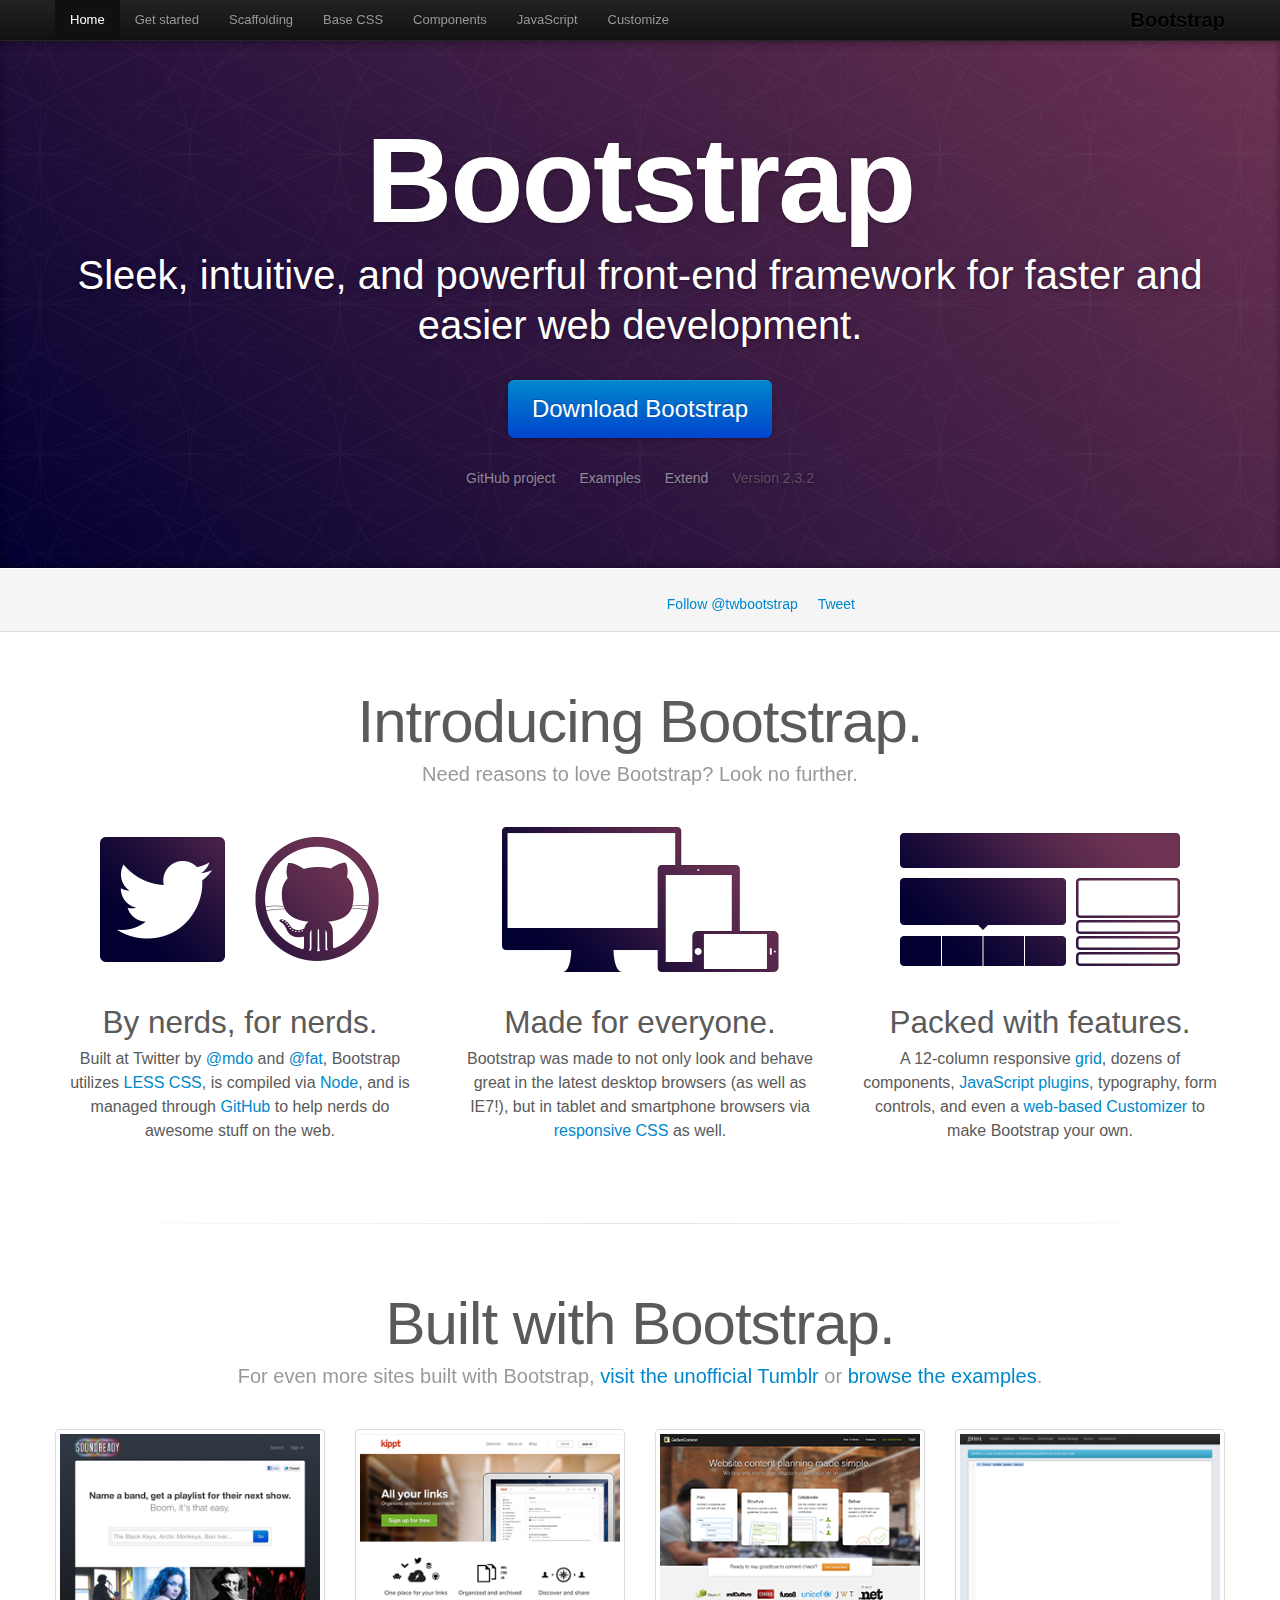
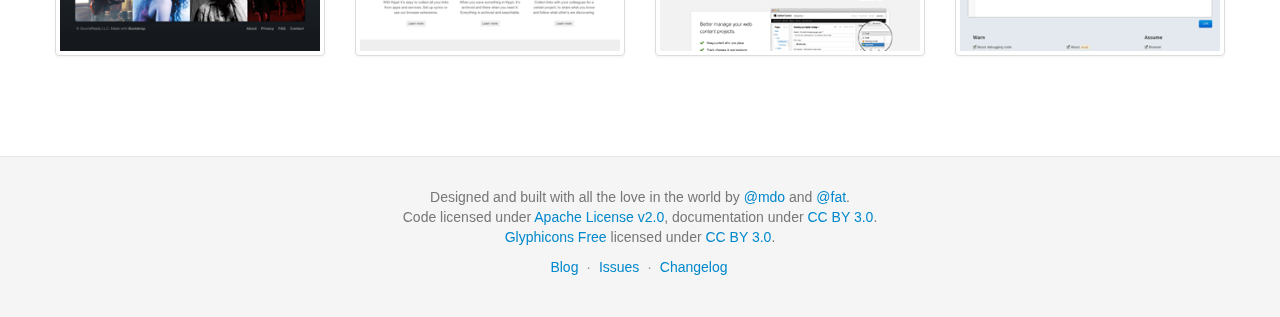
<file: components/bootstrap/docs/index.html>
<!DOCTYPE html>
<html lang="en">
  <head>
    <meta charset="utf-8">
    <title>Bootstrap</title>
    <meta name="viewport" content="width=device-width, initial-scale=1.0">
    <meta name="description" content="">
    <meta name="author" content="">

    <!-- Le styles -->
    <link href="assets/css/bootstrap.css" rel="stylesheet">
    <link href="assets/css/bootstrap-responsive.css" rel="stylesheet">
    <link href="assets/css/docs.css" rel="stylesheet">
    <link href="assets/js/google-code-prettify/prettify.css" rel="stylesheet">

    <!-- Le HTML5 shim, for IE6-8 support of HTML5 elements -->
    <!--[if lt IE 9]>
      <script src="assets/js/html5shiv.js"></script>
    <![endif]-->

    <!-- Le fav and touch icons -->
    <link rel="apple-touch-icon-precomposed" sizes="144x144" href="assets/ico/apple-touch-icon-144-precomposed.png">
    <link rel="apple-touch-icon-precomposed" sizes="114x114" href="assets/ico/apple-touch-icon-114-precomposed.png">
      <link rel="apple-touch-icon-precomposed" sizes="72x72" href="assets/ico/apple-touch-icon-72-precomposed.png">
                    <link rel="apple-touch-icon-precomposed" href="assets/ico/apple-touch-icon-57-precomposed.png">
                                   <link rel="shortcut icon" href="assets/ico/favicon.png">

    <script type="text/javascript">
      var _gaq = _gaq || [];
      _gaq.push(['_setAccount', 'UA-146052-10']);
      _gaq.push(['_trackPageview']);
      (function() {
        var ga = document.createElement('script'); ga.type = 'text/javascript'; ga.async = true;
        ga.src = ('https:' == document.location.protocol ? 'https://ssl' : 'http://www') + '.google-analytics.com/ga.js';
        var s = document.getElementsByTagName('script')[0]; s.parentNode.insertBefore(ga, s);
      })();
    </script>
  </head>

  <body data-spy="scroll" data-target=".bs-docs-sidebar">

    <!-- Navbar
    ================================================== -->
    <div class="navbar navbar-inverse navbar-fixed-top">
      <div class="navbar-inner">
        <div class="container">
          <button type="button" class="btn btn-navbar" data-toggle="collapse" data-target=".nav-collapse">
            <span class="icon-bar"></span>
            <span class="icon-bar"></span>
            <span class="icon-bar"></span>
          </button>
          <a class="brand" href="./index.html">Bootstrap</a>
          <div class="nav-collapse collapse">
            <ul class="nav">
              <li class="active">
                <a href="./index.html">Home</a>
              </li>
              <li class="">
                <a href="./getting-started.html">Get started</a>
              </li>
              <li class="">
                <a href="./scaffolding.html">Scaffolding</a>
              </li>
              <li class="">
                <a href="./base-css.html">Base CSS</a>
              </li>
              <li class="">
                <a href="./components.html">Components</a>
              </li>
              <li class="">
                <a href="./javascript.html">JavaScript</a>
              </li>
              <li class="">
                <a href="./customize.html">Customize</a>
              </li>
            </ul>
          </div>
        </div>
      </div>
    </div>

<div class="jumbotron masthead">
  <div class="container">
    <h1>Bootstrap</h1>
    <p>Sleek, intuitive, and powerful front-end framework for faster and easier web development.</p>
    <p>
      <a href="assets/bootstrap.zip" class="btn btn-primary btn-large" onclick="_gaq.push(['_trackEvent', 'Jumbotron actions', 'Download', 'Download 2.3.2']);">Download Bootstrap</a>
    </p>
    <ul class="masthead-links">
      <li>
        <a href="http://github.com/twitter/bootstrap" onclick="_gaq.push(['_trackEvent', 'Jumbotron actions', 'Jumbotron links', 'GitHub project']);">GitHub project</a>
      </li>
      <li>
        <a href="./getting-started.html#examples" onclick="_gaq.push(['_trackEvent', 'Jumbotron actions', 'Jumbotron links', 'Examples']);">Examples</a>
      </li>
      <li>
        <a href="./extend.html" onclick="_gaq.push(['_trackEvent', 'Jumbotron actions', 'Jumbotron links', 'Extend']);">Extend</a>
      </li>
      <li>
        Version 2.3.2
      </li>
    </ul>
  </div>
</div>

<div class="bs-docs-social">
  <div class="container">
    <ul class="bs-docs-social-buttons">
      <li>
        <iframe class="github-btn" src="http://ghbtns.com/github-btn.html?user=twbs&repo=bootstrap&type=watch&count=true" allowtransparency="true" frameborder="0" scrolling="0" width="100px" height="20px"></iframe>
      </li>
      <li>
        <iframe class="github-btn" src="http://ghbtns.com/github-btn.html?user=twbs&repo=bootstrap&type=fork&count=true" allowtransparency="true" frameborder="0" scrolling="0" width="102px" height="20px"></iframe>
      </li>
      <li class="follow-btn">
        <a href="https://twitter.com/twbootstrap" class="twitter-follow-button" data-link-color="#0069D6" data-show-count="true">Follow @twbootstrap</a>
      </li>
      <li class="tweet-btn">
        <a href="https://twitter.com/share" class="twitter-share-button" data-url="http://twbs.github.com/bootstrap/" data-count="horizontal" data-via="twbootstrap" data-related="mdo:Creator of Twitter Bootstrap">Tweet</a>
      </li>
    </ul>
  </div>
</div>

<div class="container">

  <div class="marketing">

    <h1>Introducing Bootstrap.</h1>
    <p class="marketing-byline">Need reasons to love Bootstrap? Look no further.</p>

    <div class="row-fluid">
      <div class="span4">
        <img class="marketing-img" src="assets/img/bs-docs-twitter-github.png">
        <h2>By nerds, for nerds.</h2>
        <p>Built at Twitter by <a href="http://twitter.com/mdo">@mdo</a> and <a href="http://twitter.com/fat">@fat</a>, Bootstrap utilizes <a href="http://lesscss.org">LESS CSS</a>, is compiled via <a href="http://nodejs.org">Node</a>, and is managed through <a href="http://github.com">GitHub</a> to help nerds do awesome stuff on the web.</p>
      </div>
      <div class="span4">
        <img class="marketing-img" src="assets/img/bs-docs-responsive-illustrations.png">
        <h2>Made for everyone.</h2>
        <p>Bootstrap was made to not only look and behave great in the latest desktop browsers (as well as IE7!), but in tablet and smartphone browsers via <a href="./scaffolding.html#responsive">responsive CSS</a> as well.</p>
      </div>
      <div class="span4">
        <img class="marketing-img" src="assets/img/bs-docs-bootstrap-features.png">
        <h2>Packed with features.</h2>
        <p>A 12-column responsive <a href="./scaffolding.html#gridSystem">grid</a>, dozens of components, <a href="./javascript.html">JavaScript plugins</a>, typography, form controls, and even a <a href="./customize.html">web-based Customizer</a> to make Bootstrap your own.</p>
      </div>
    </div>

    <hr class="soften">

    <h1>Built with Bootstrap.</h1>
    <p class="marketing-byline">For even more sites built with Bootstrap, <a href="http://builtwithbootstrap.tumblr.com/" target="_blank">visit the unofficial Tumblr</a> or <a href="./getting-started.html#examples">browse the examples</a>.</p>
    <div class="row-fluid">
      <ul class="thumbnails example-sites">
        <li class="span3">
          <a class="thumbnail" href="http://soundready.fm/" target="_blank">
            <img src="assets/img/example-sites/soundready.png" alt="SoundReady.fm">
          </a>
        </li>
        <li class="span3">
          <a class="thumbnail" href="http://kippt.com/" target="_blank">
            <img src="assets/img/example-sites/kippt.png" alt="Kippt">
          </a>
        </li>
        <li class="span3">
          <a class="thumbnail" href="http://www.gathercontent.com/" target="_blank">
            <img src="assets/img/example-sites/gathercontent.png" alt="Gather Content">
          </a>
        </li>
        <li class="span3">
          <a class="thumbnail" href="http://www.jshint.com/" target="_blank">
            <img src="assets/img/example-sites/jshint.png" alt="JS Hint">
          </a>
        </li>
      </ul>
     </div>

  </div>

</div>



    <!-- Footer
    ================================================== -->
    <footer class="footer">
      <div class="container">
        <p>Designed and built with all the love in the world by <a href="http://twitter.com/mdo" target="_blank">@mdo</a> and <a href="http://twitter.com/fat" target="_blank">@fat</a>.</p>
        <p>Code licensed under <a href="http://www.apache.org/licenses/LICENSE-2.0" target="_blank">Apache License v2.0</a>, documentation under <a href="http://creativecommons.org/licenses/by/3.0/">CC BY 3.0</a>.</p>
        <p><a href="http://glyphicons.com">Glyphicons Free</a> licensed under <a href="http://creativecommons.org/licenses/by/3.0/">CC BY 3.0</a>.</p>
        <ul class="footer-links">
          <li><a href="http://blog.getbootstrap.com">Blog</a></li>
          <li class="muted">&middot;</li>
          <li><a href="https://github.com/twbs/bootstrap/issues?state=open">Issues</a></li>
          <li class="muted">&middot;</li>
          <li><a href="https://github.com/twbs/bootstrap/releases">Changelog</a></li>
        </ul>
      </div>
    </footer>



    <!-- Le javascript
    ================================================== -->
    <!-- Placed at the end of the document so the pages load faster -->
    <script type="text/javascript" src="http://platform.twitter.com/widgets.js"></script>
    <script src="assets/js/jquery.js"></script>
    <script src="assets/js/bootstrap-transition.js"></script>
    <script src="assets/js/bootstrap-alert.js"></script>
    <script src="assets/js/bootstrap-modal.js"></script>
    <script src="assets/js/bootstrap-dropdown.js"></script>
    <script src="assets/js/bootstrap-scrollspy.js"></script>
    <script src="assets/js/bootstrap-tab.js"></script>
    <script src="assets/js/bootstrap-tooltip.js"></script>
    <script src="assets/js/bootstrap-popover.js"></script>
    <script src="assets/js/bootstrap-button.js"></script>
    <script src="assets/js/bootstrap-collapse.js"></script>
    <script src="assets/js/bootstrap-carousel.js"></script>
    <script src="assets/js/bootstrap-typeahead.js"></script>
    <script src="assets/js/bootstrap-affix.js"></script>

    <script src="assets/js/holder/holder.js"></script>
    <script src="assets/js/google-code-prettify/prettify.js"></script>

    <script src="assets/js/application.js"></script>


    <!-- Analytics
    ================================================== -->
    <script>
      var _gauges = _gauges || [];
      (function() {
        var t   = document.createElement('script');
        t.type  = 'text/javascript';
        t.async = true;
        t.id    = 'gauges-tracker';
        t.setAttribute('data-site-id', '4f0dc9fef5a1f55508000013');
        t.src = '//secure.gaug.es/track.js';
        var s = document.getElementsByTagName('script')[0];
        s.parentNode.insertBefore(t, s);
      })();
    </script>

  </body>
</html>
</file>
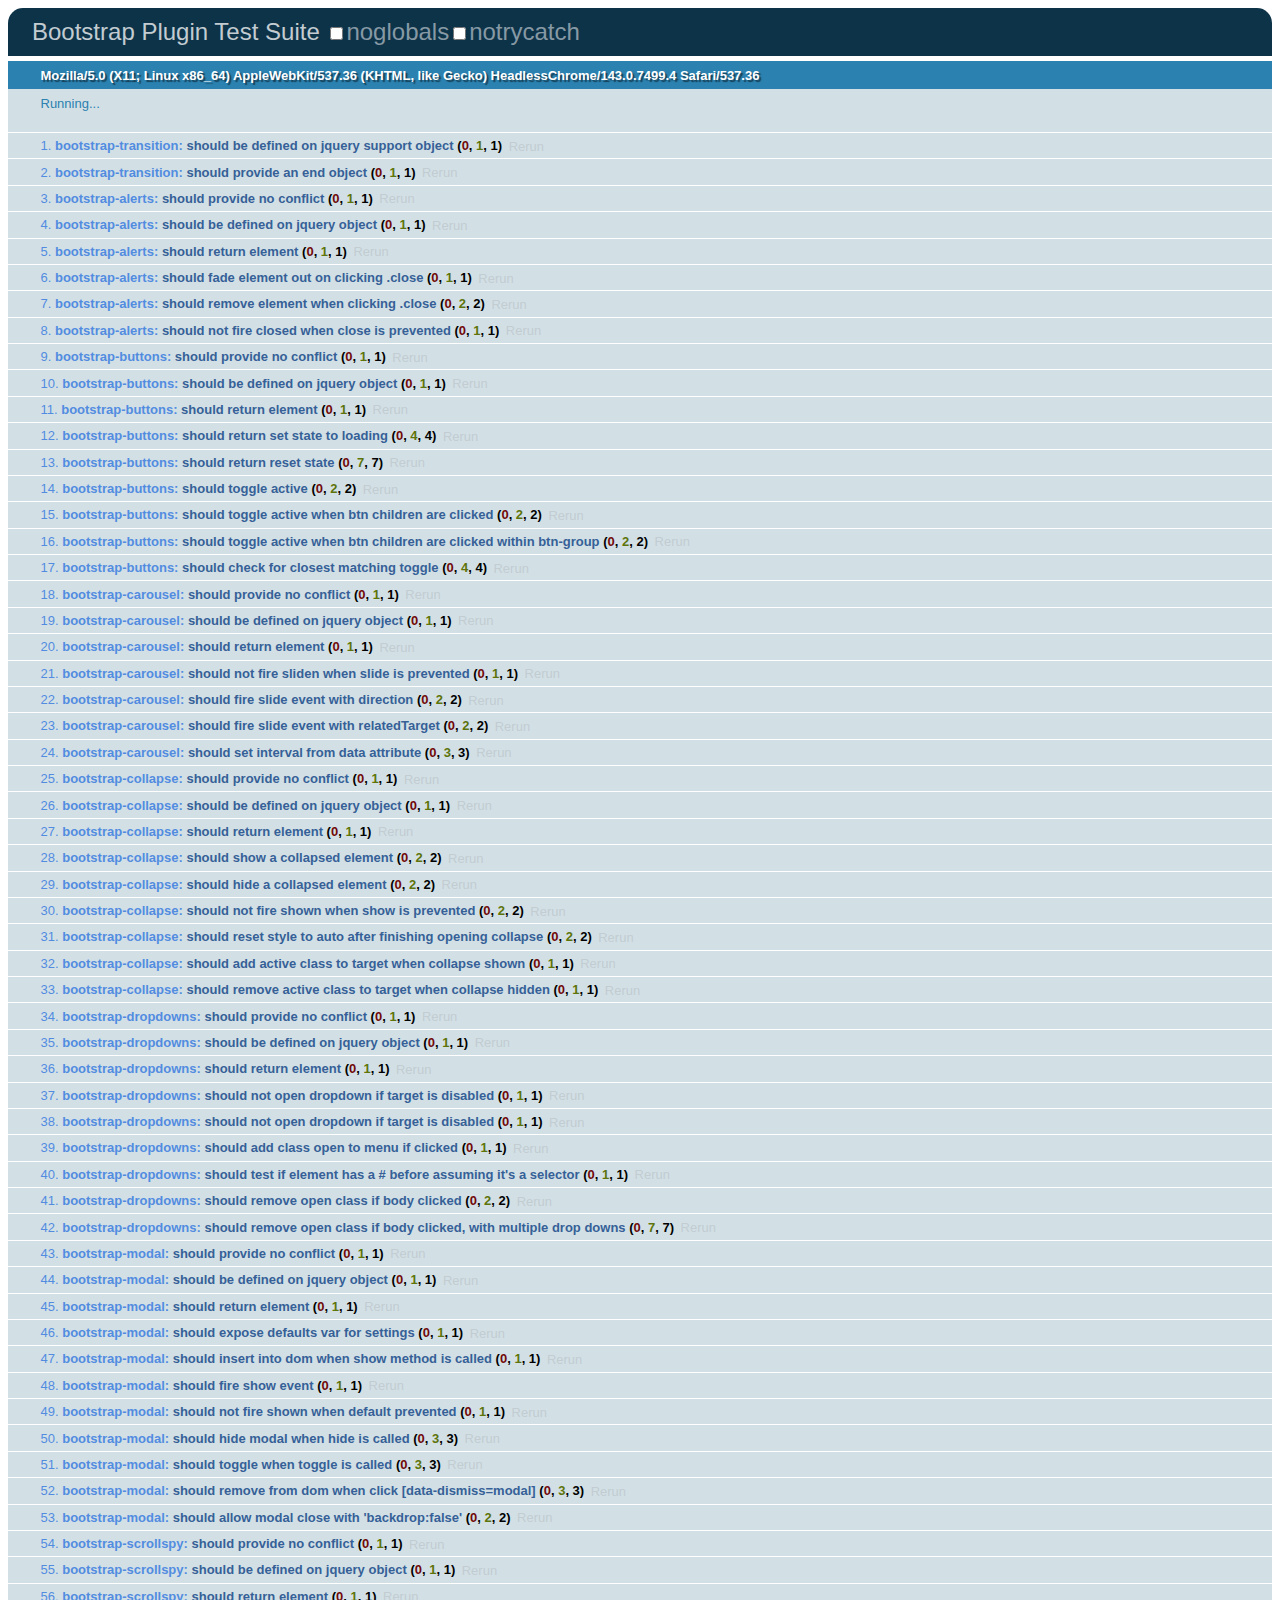
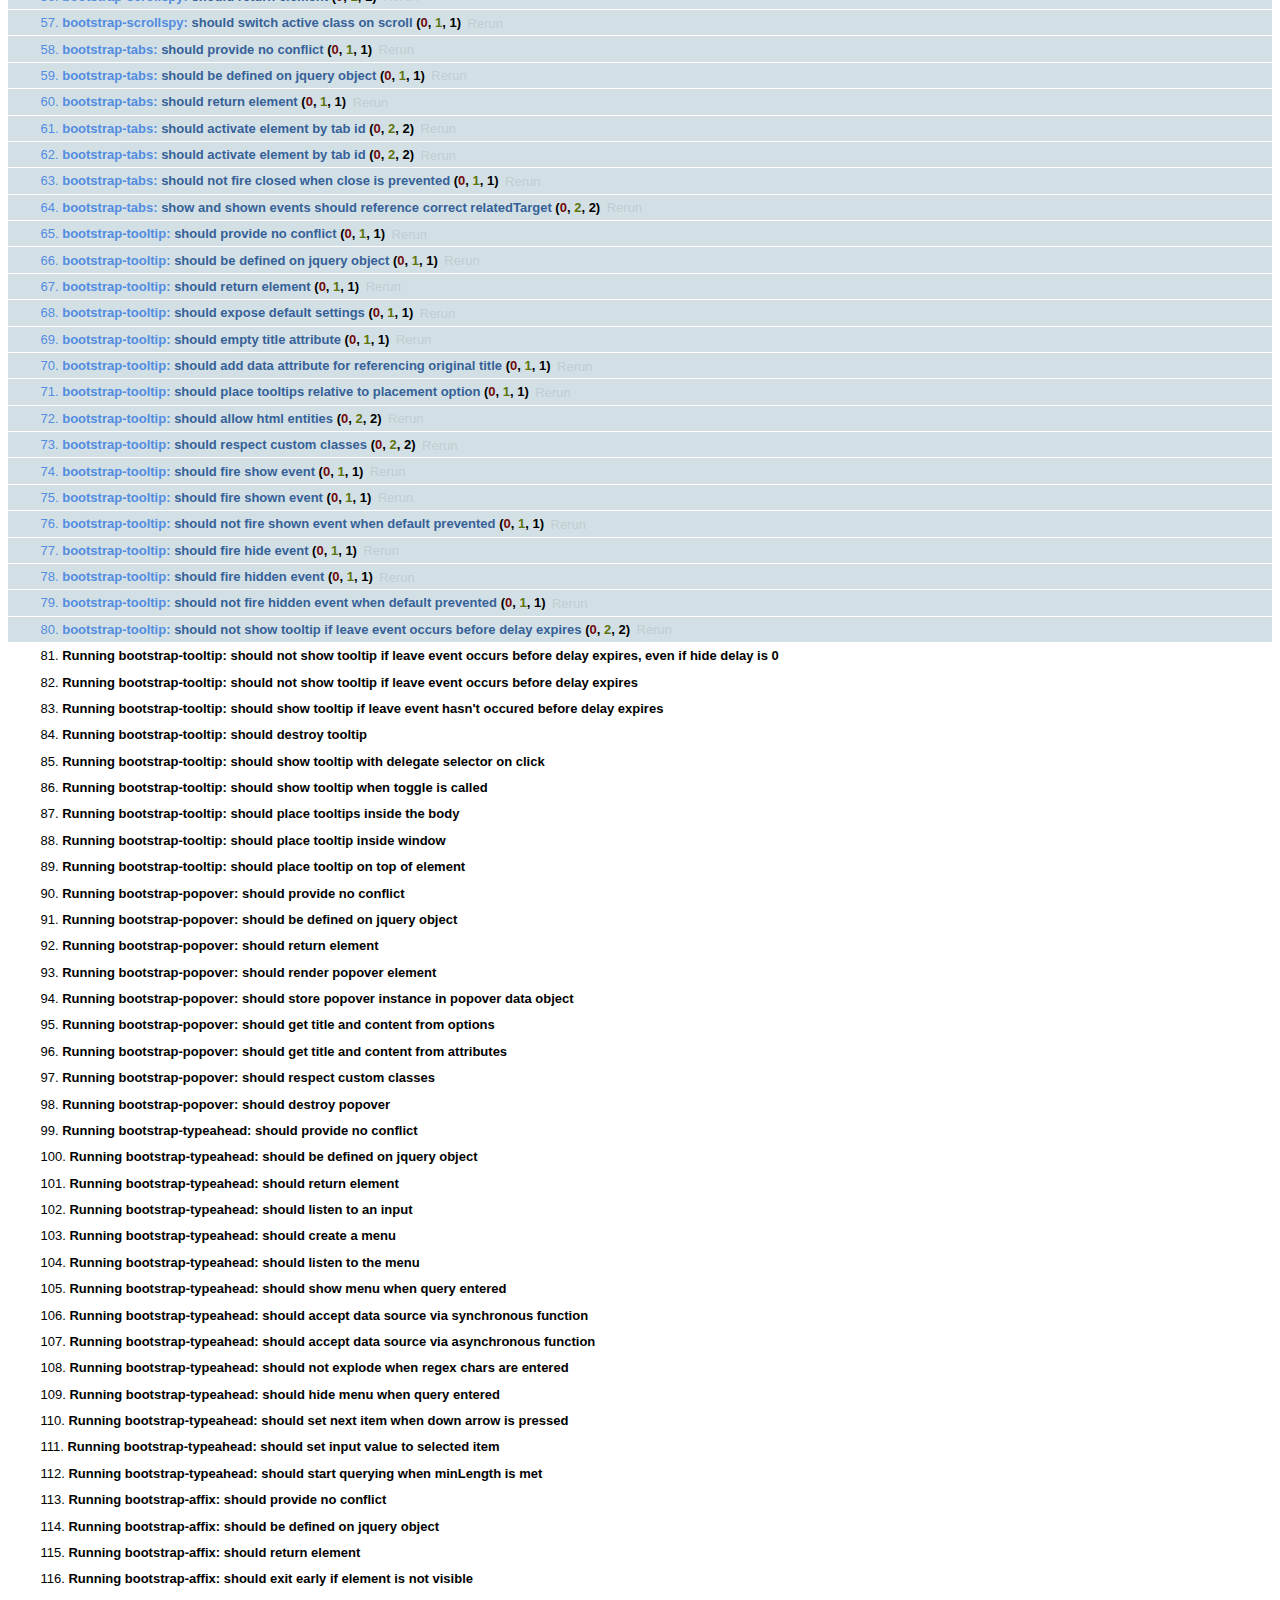
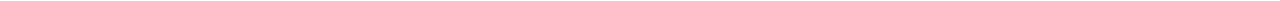
<file: components/bootstrap/js/tests/index.html>
<!DOCTYPE HTML>
<html>
<head>
  <title>Bootstrap Plugin Test Suite</title>

  <!-- jquery -->
  <!--<script src="http://code.jquery.com/jquery-1.7.min.js"></script>-->
  <script src="vendor/jquery.js"></script>

  <!-- qunit -->
  <link rel="stylesheet" href="vendor/qunit.css" type="text/css" media="screen" />
  <script src="vendor/qunit.js"></script>

  <!-- phantomjs logging script-->
  <script src="unit/bootstrap-phantom.js"></script>

  <!--  plugin sources -->
  <script src="../../js/bootstrap-transition.js"></script>
  <script src="../../js/bootstrap-alert.js"></script>
  <script src="../../js/bootstrap-button.js"></script>
  <script src="../../js/bootstrap-carousel.js"></script>
  <script src="../../js/bootstrap-collapse.js"></script>
  <script src="../../js/bootstrap-dropdown.js"></script>
  <script src="../../js/bootstrap-modal.js"></script>
  <script src="../../js/bootstrap-scrollspy.js"></script>
  <script src="../../js/bootstrap-tab.js"></script>
  <script src="../../js/bootstrap-tooltip.js"></script>
  <script src="../../js/bootstrap-popover.js"></script>
  <script src="../../js/bootstrap-typeahead.js"></script>
  <script src="../../js/bootstrap-affix.js"></script>

  <!-- unit tests -->
  <script src="unit/bootstrap-transition.js"></script>
  <script src="unit/bootstrap-alert.js"></script>
  <script src="unit/bootstrap-button.js"></script>
  <script src="unit/bootstrap-carousel.js"></script>
  <script src="unit/bootstrap-collapse.js"></script>
  <script src="unit/bootstrap-dropdown.js"></script>
  <script src="unit/bootstrap-modal.js"></script>
  <script src="unit/bootstrap-scrollspy.js"></script>
  <script src="unit/bootstrap-tab.js"></script>
  <script src="unit/bootstrap-tooltip.js"></script>
  <script src="unit/bootstrap-popover.js"></script>
  <script src="unit/bootstrap-typeahead.js"></script>
  <script src="unit/bootstrap-affix.js"></script>
</head>
<body>
  <div>
    <h1 id="qunit-header">Bootstrap Plugin Test Suite</h1>
    <h2 id="qunit-banner"></h2>
    <h2 id="qunit-userAgent"></h2>
    <ol id="qunit-tests"></ol>
    <div id="qunit-fixture"></div>
  </div>
</body>
</html>
</file>
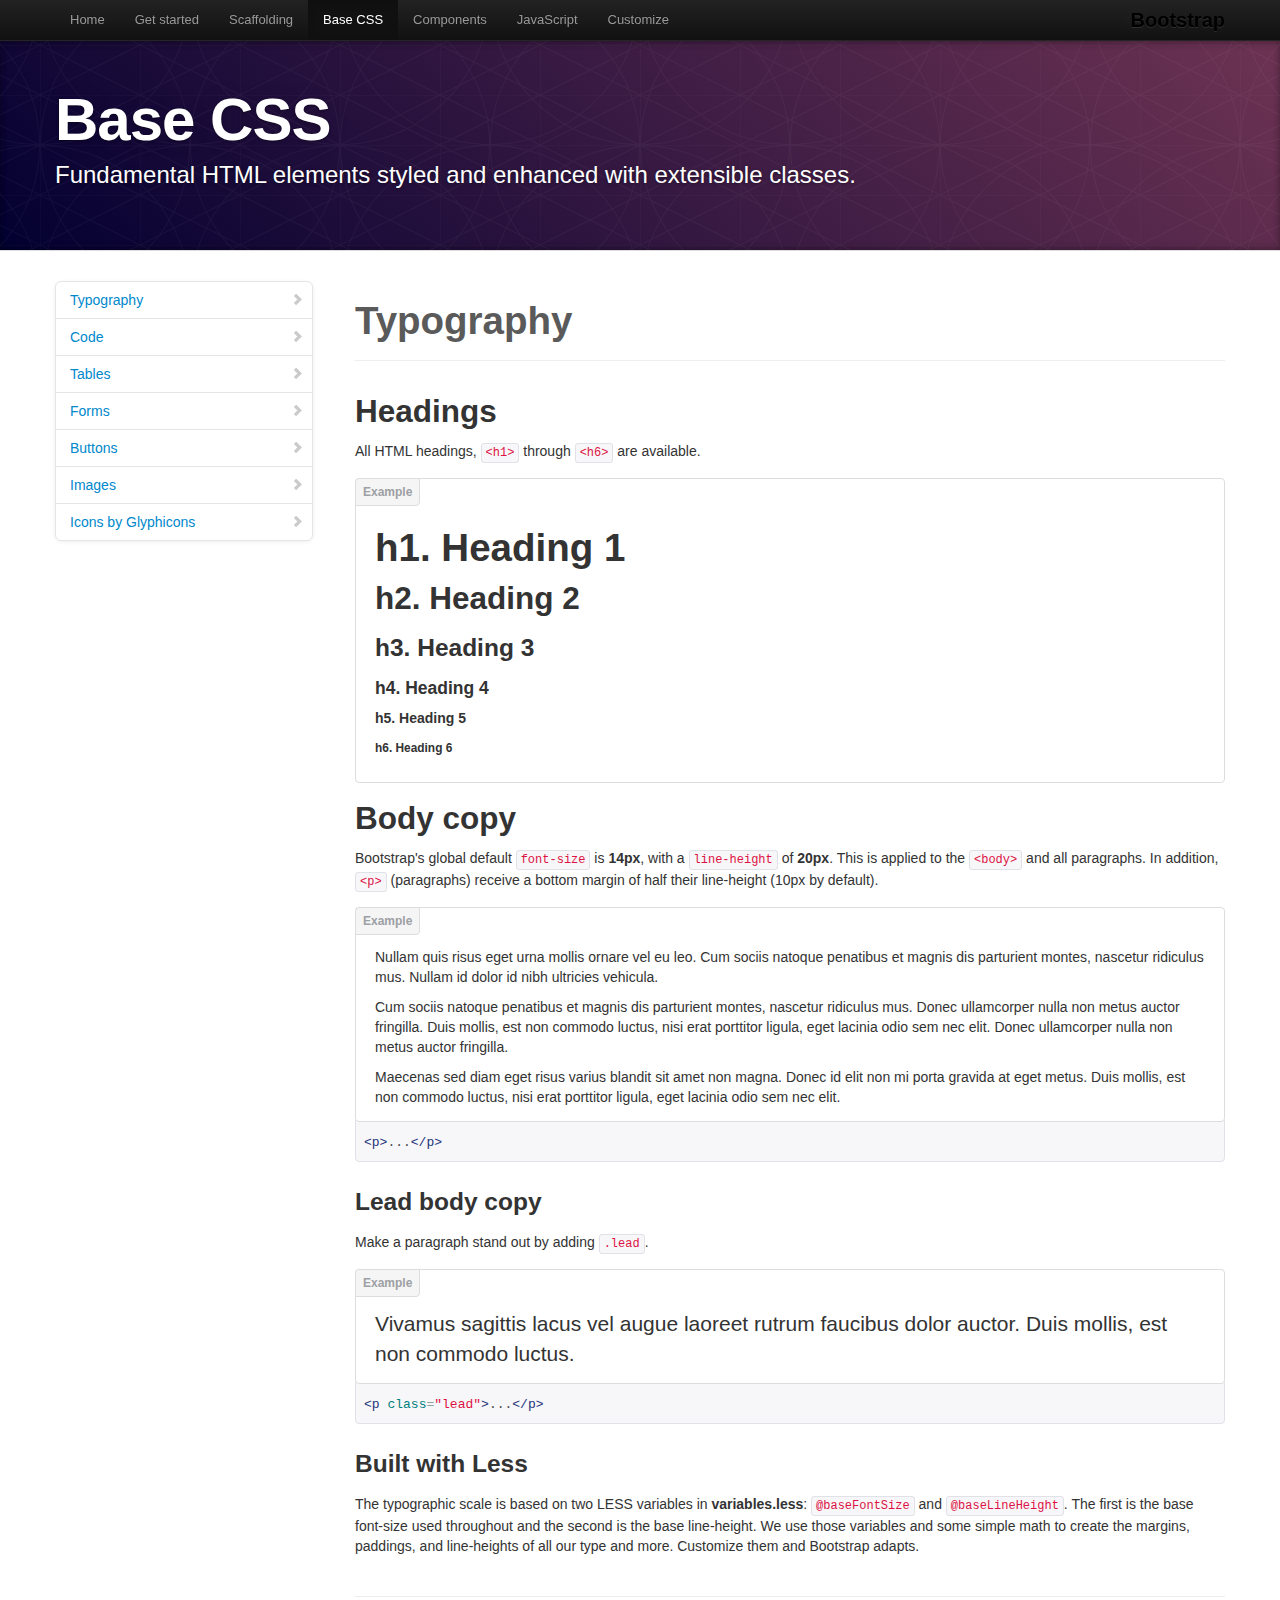
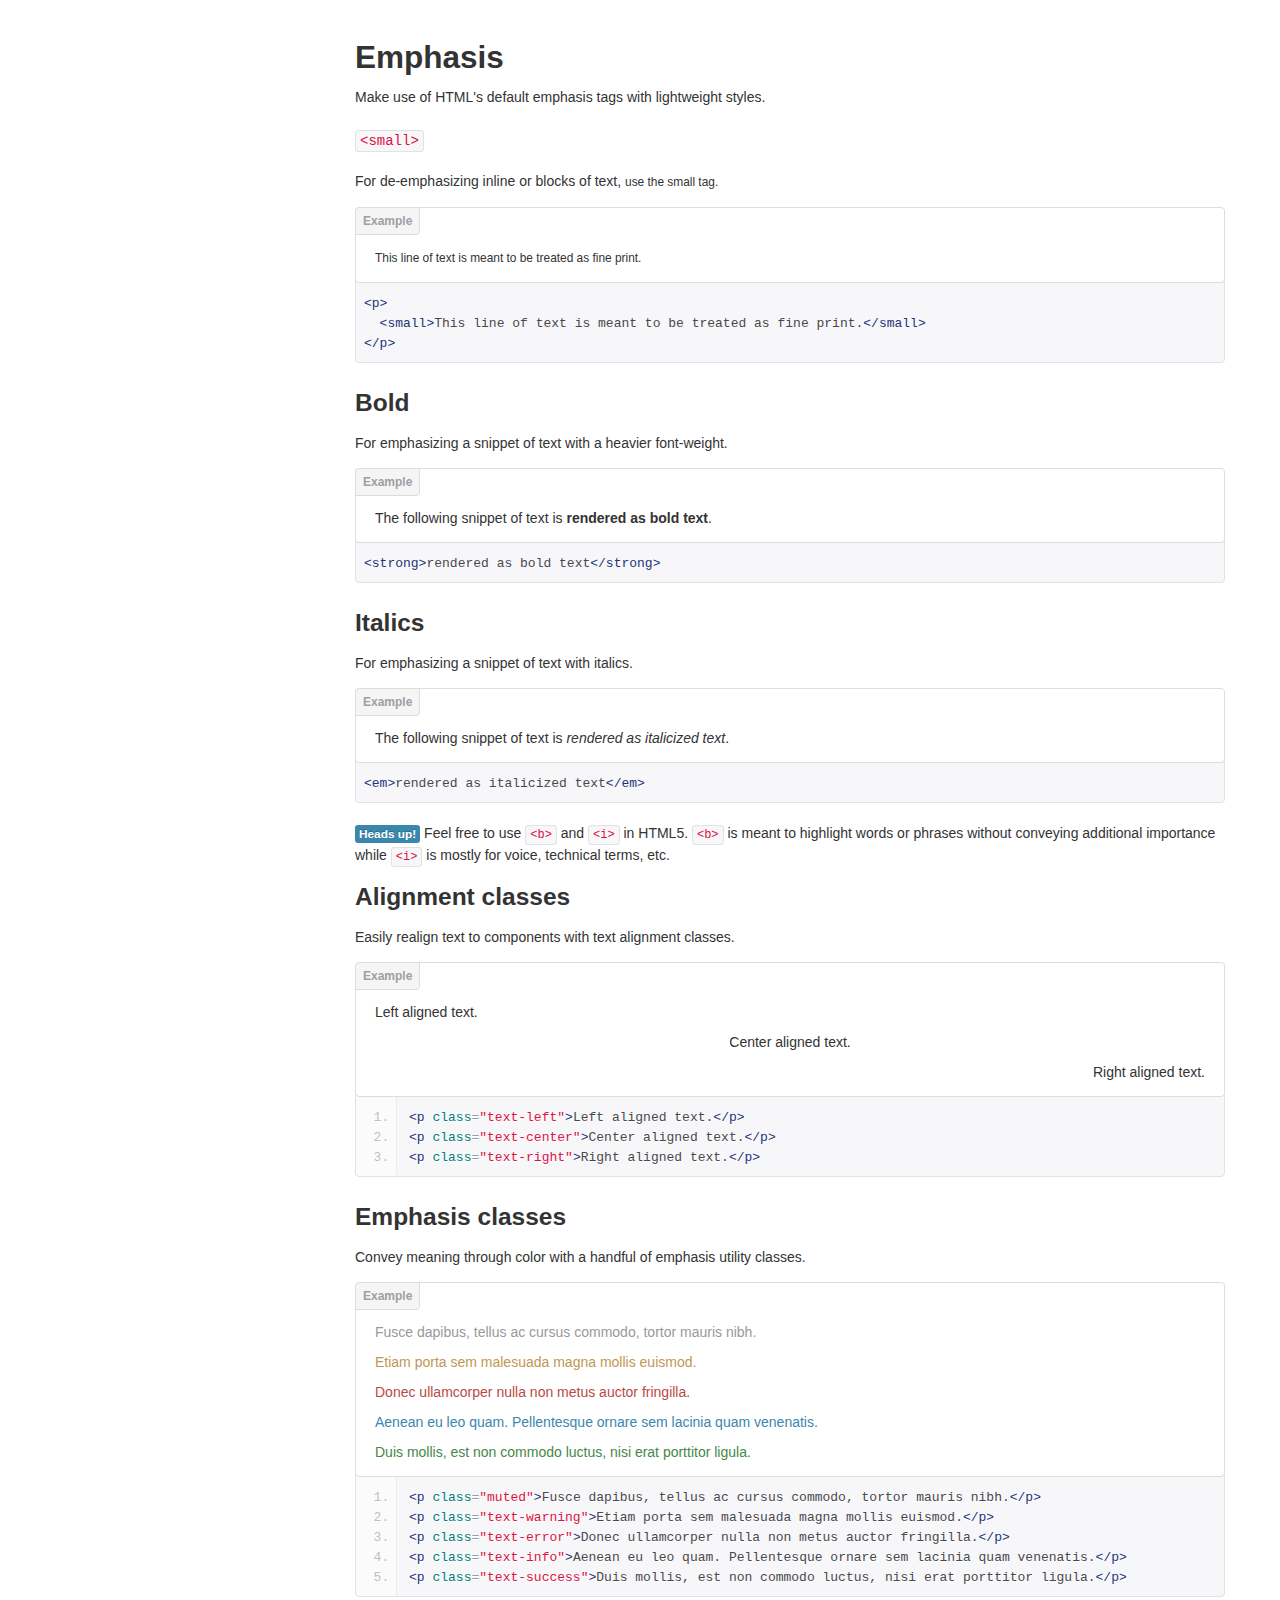
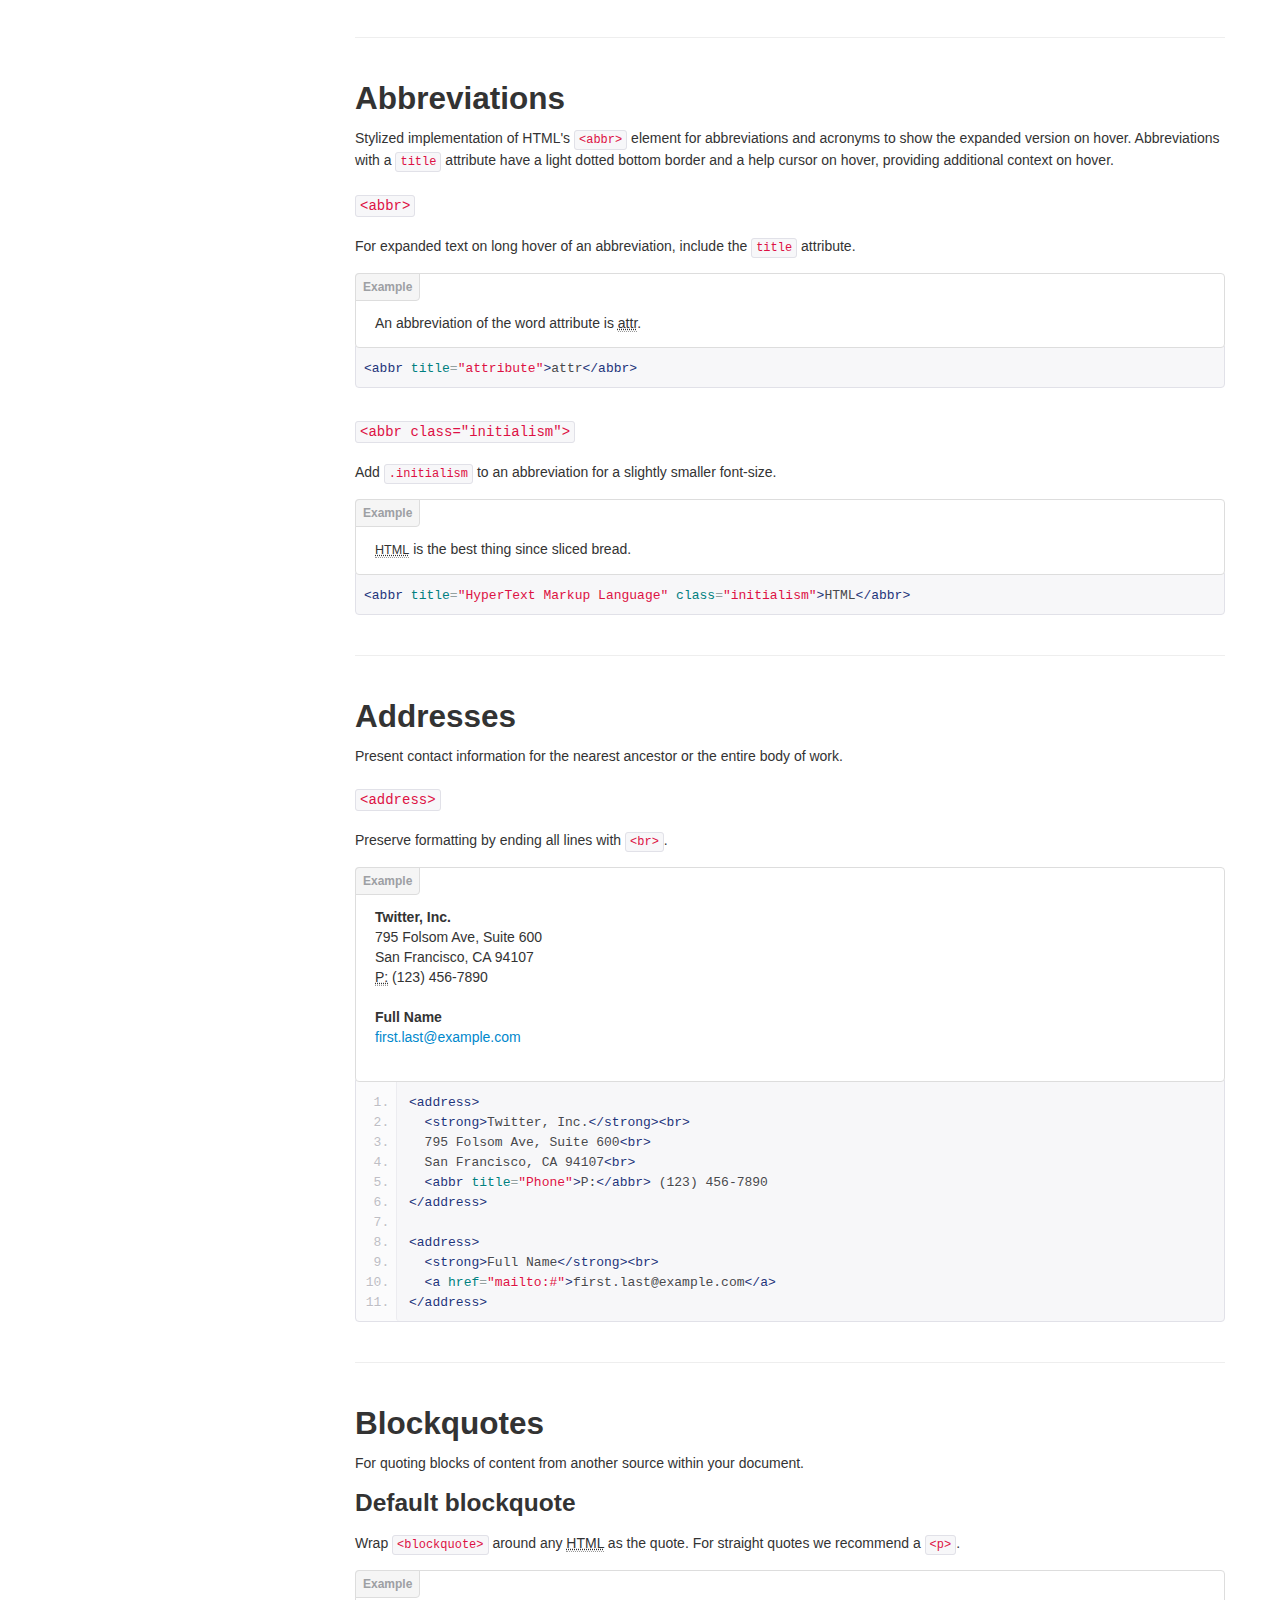
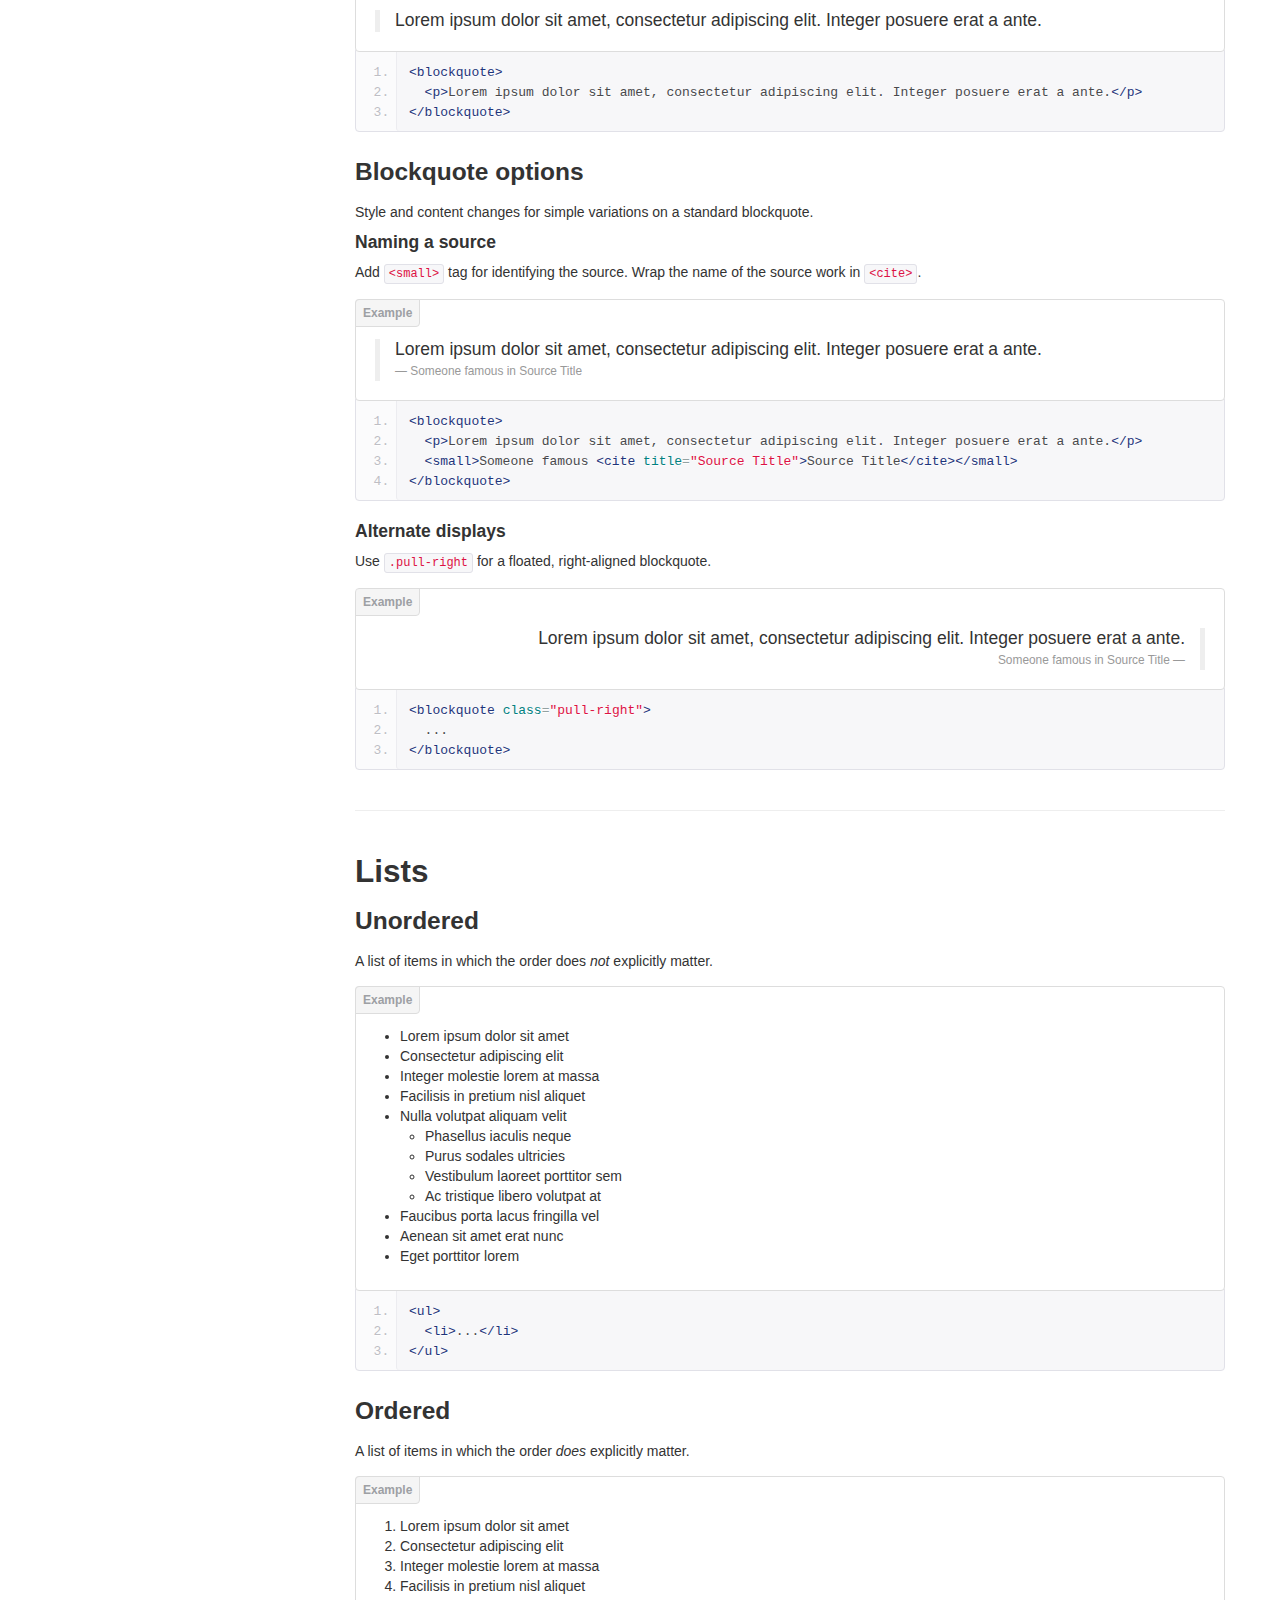
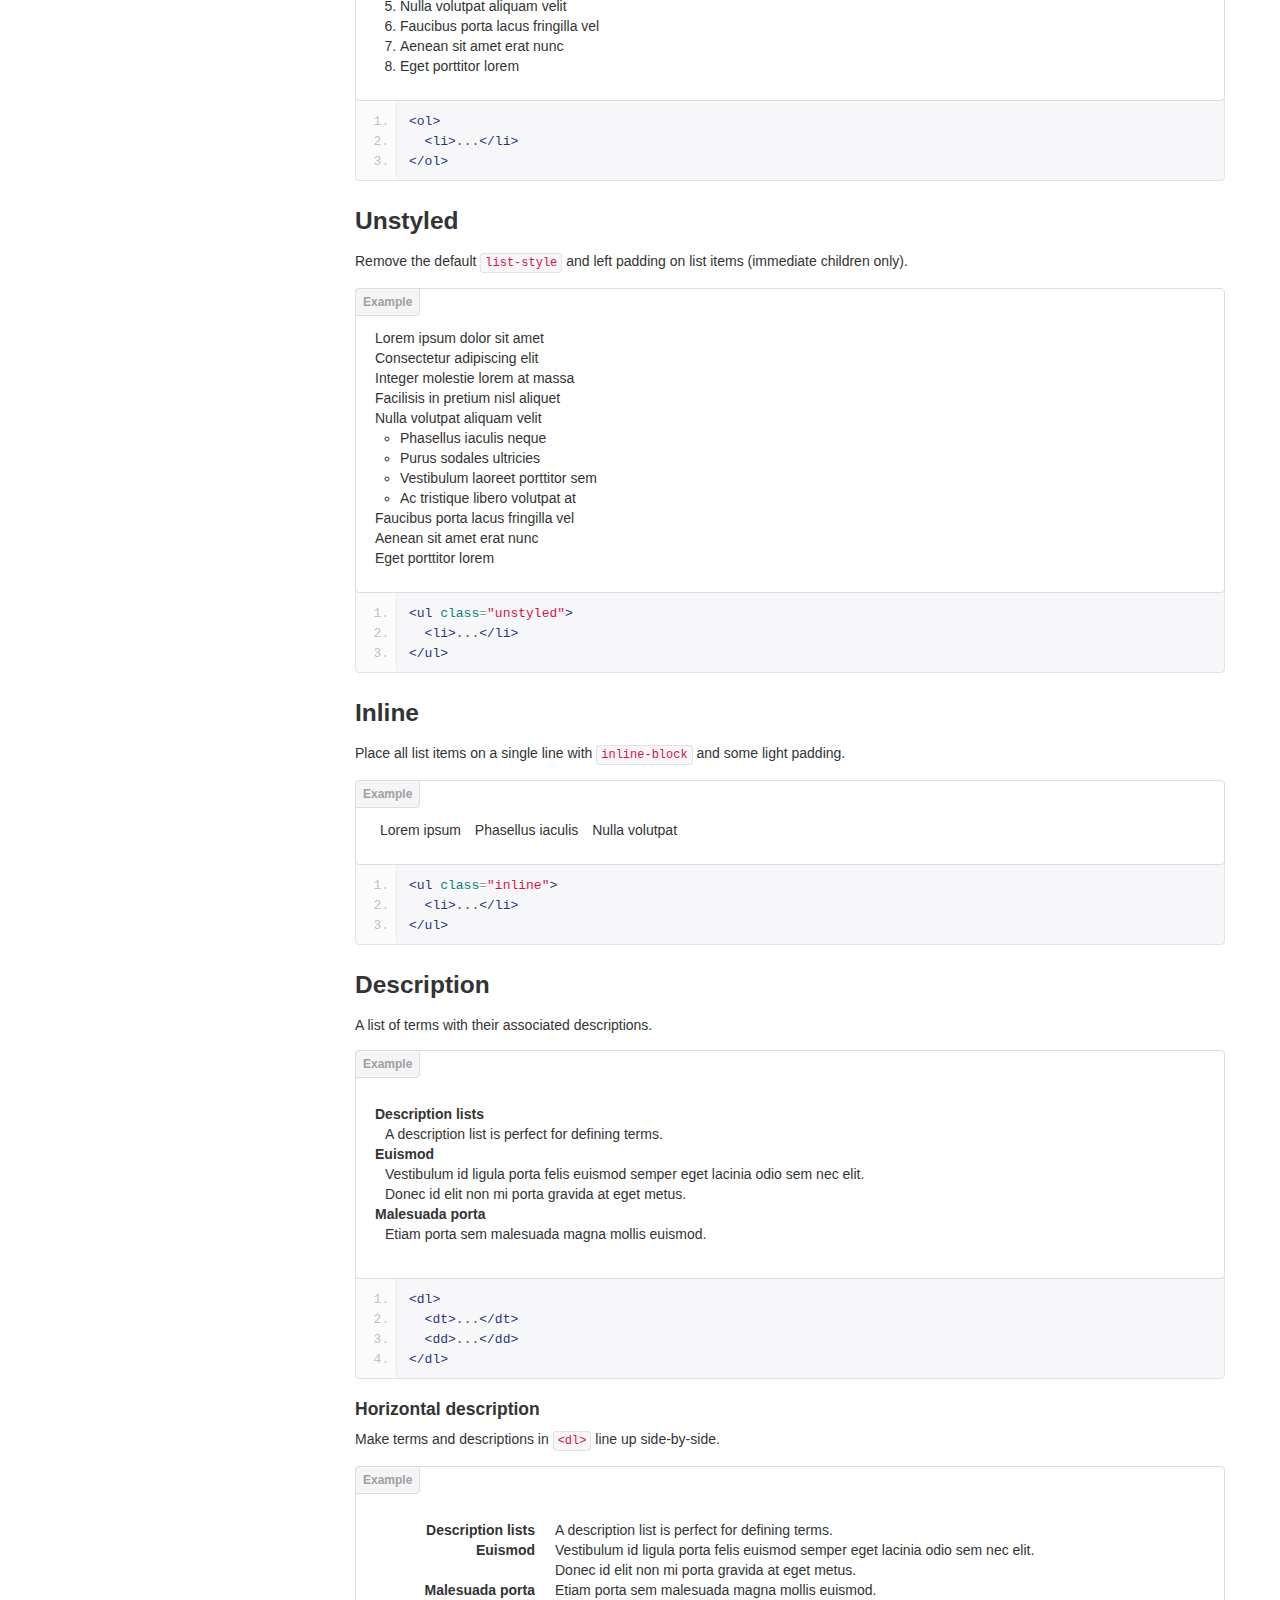
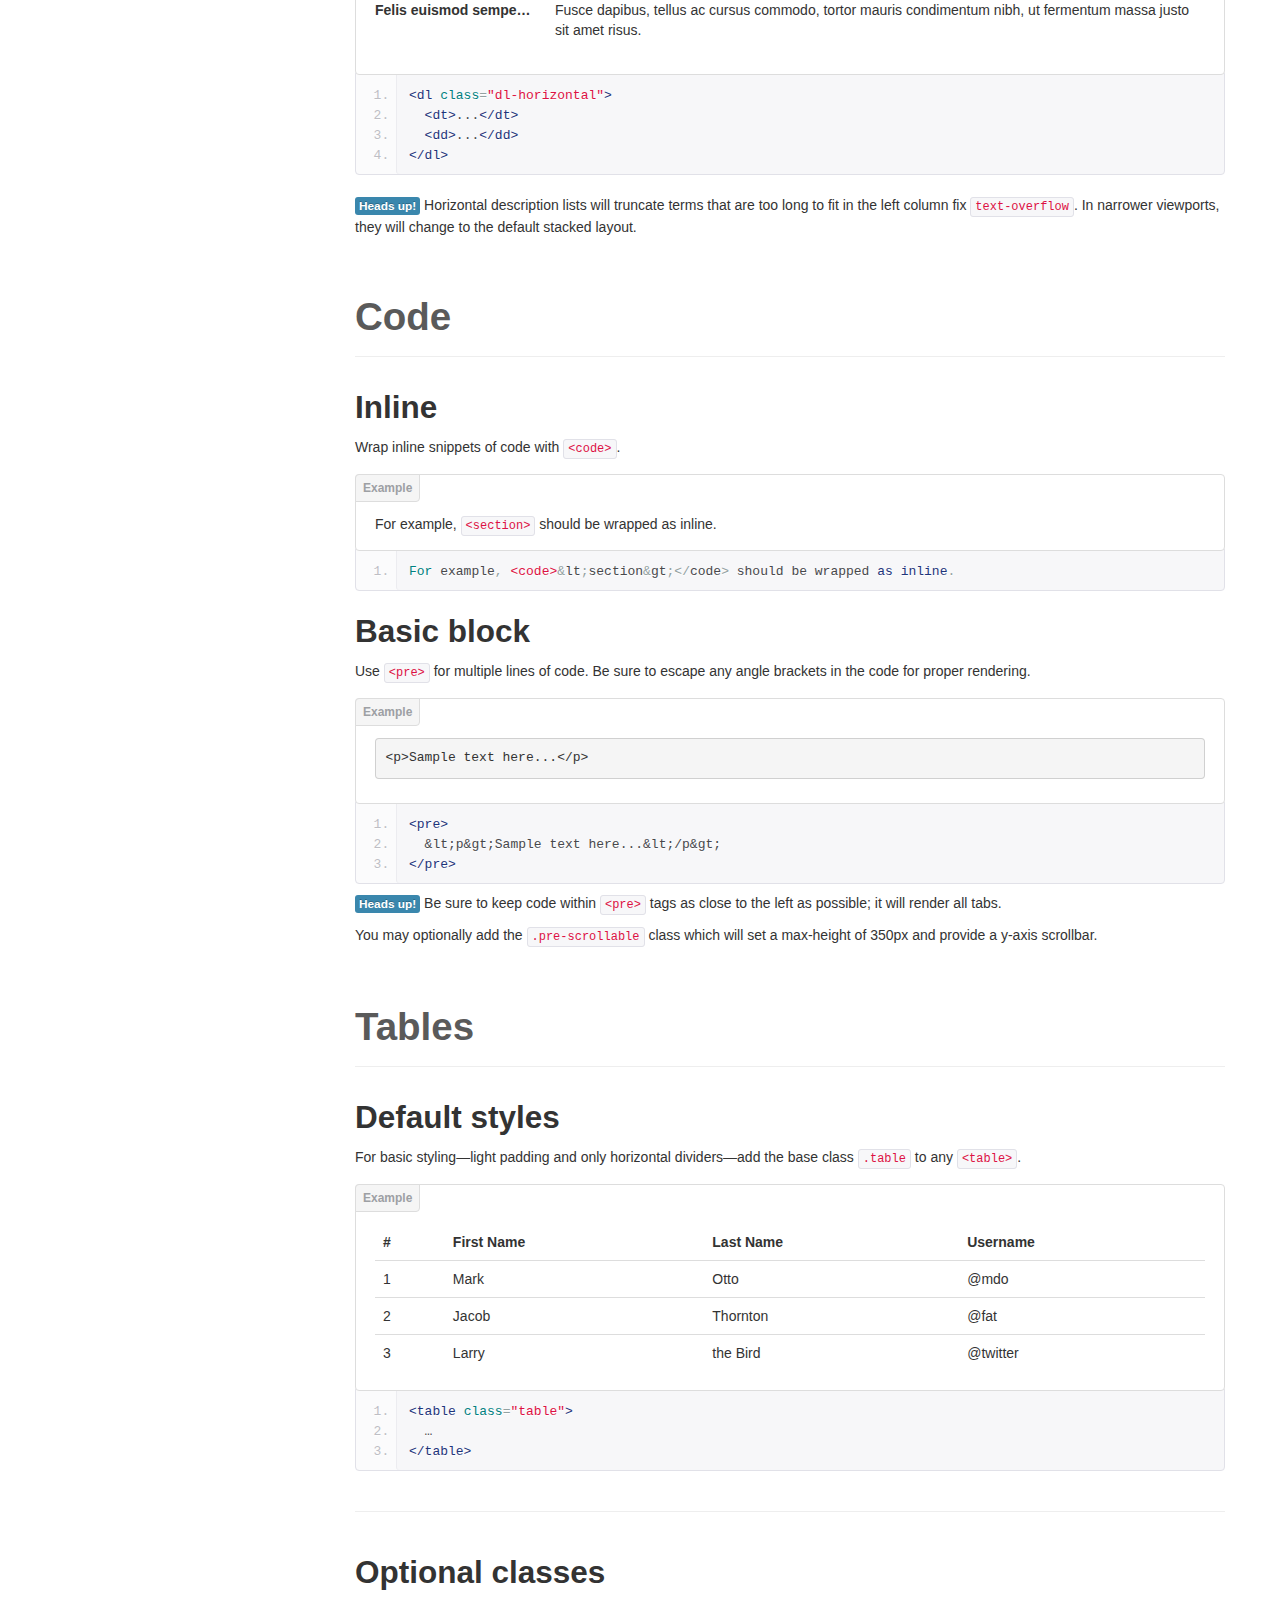
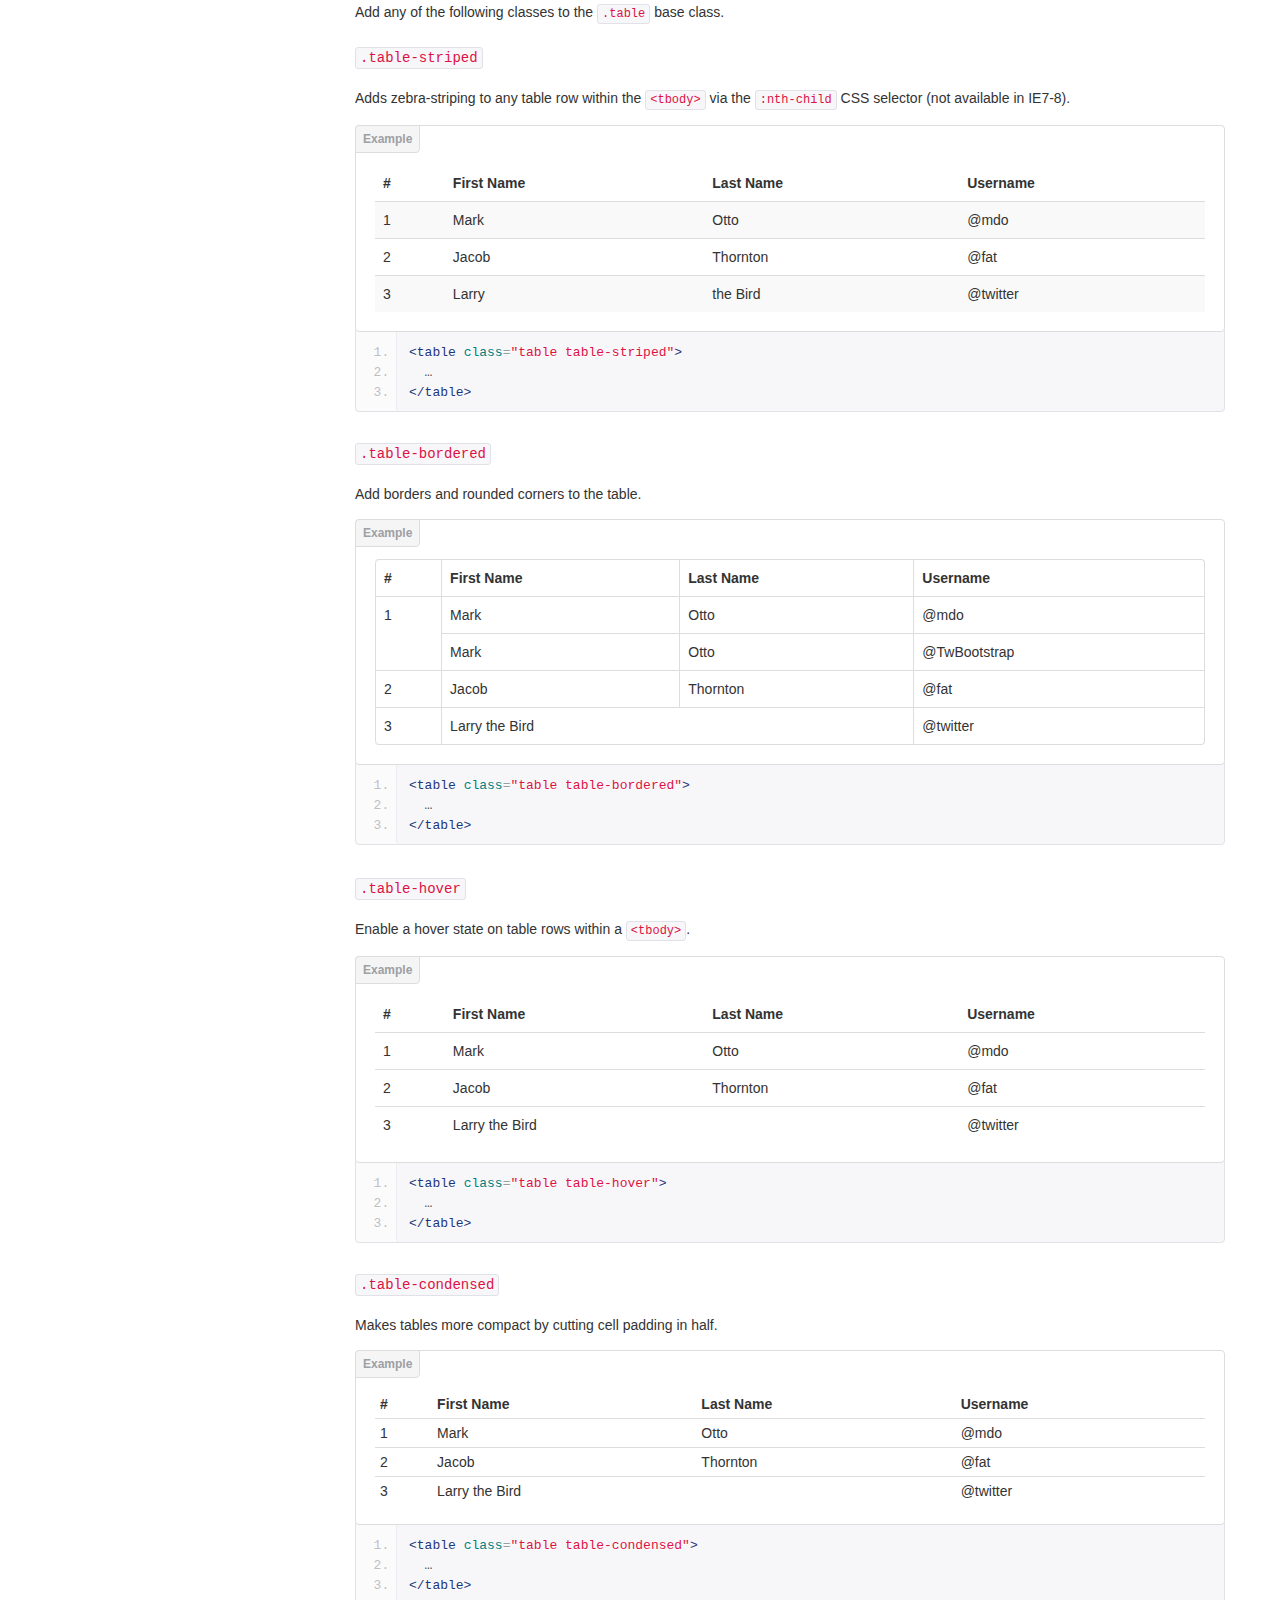
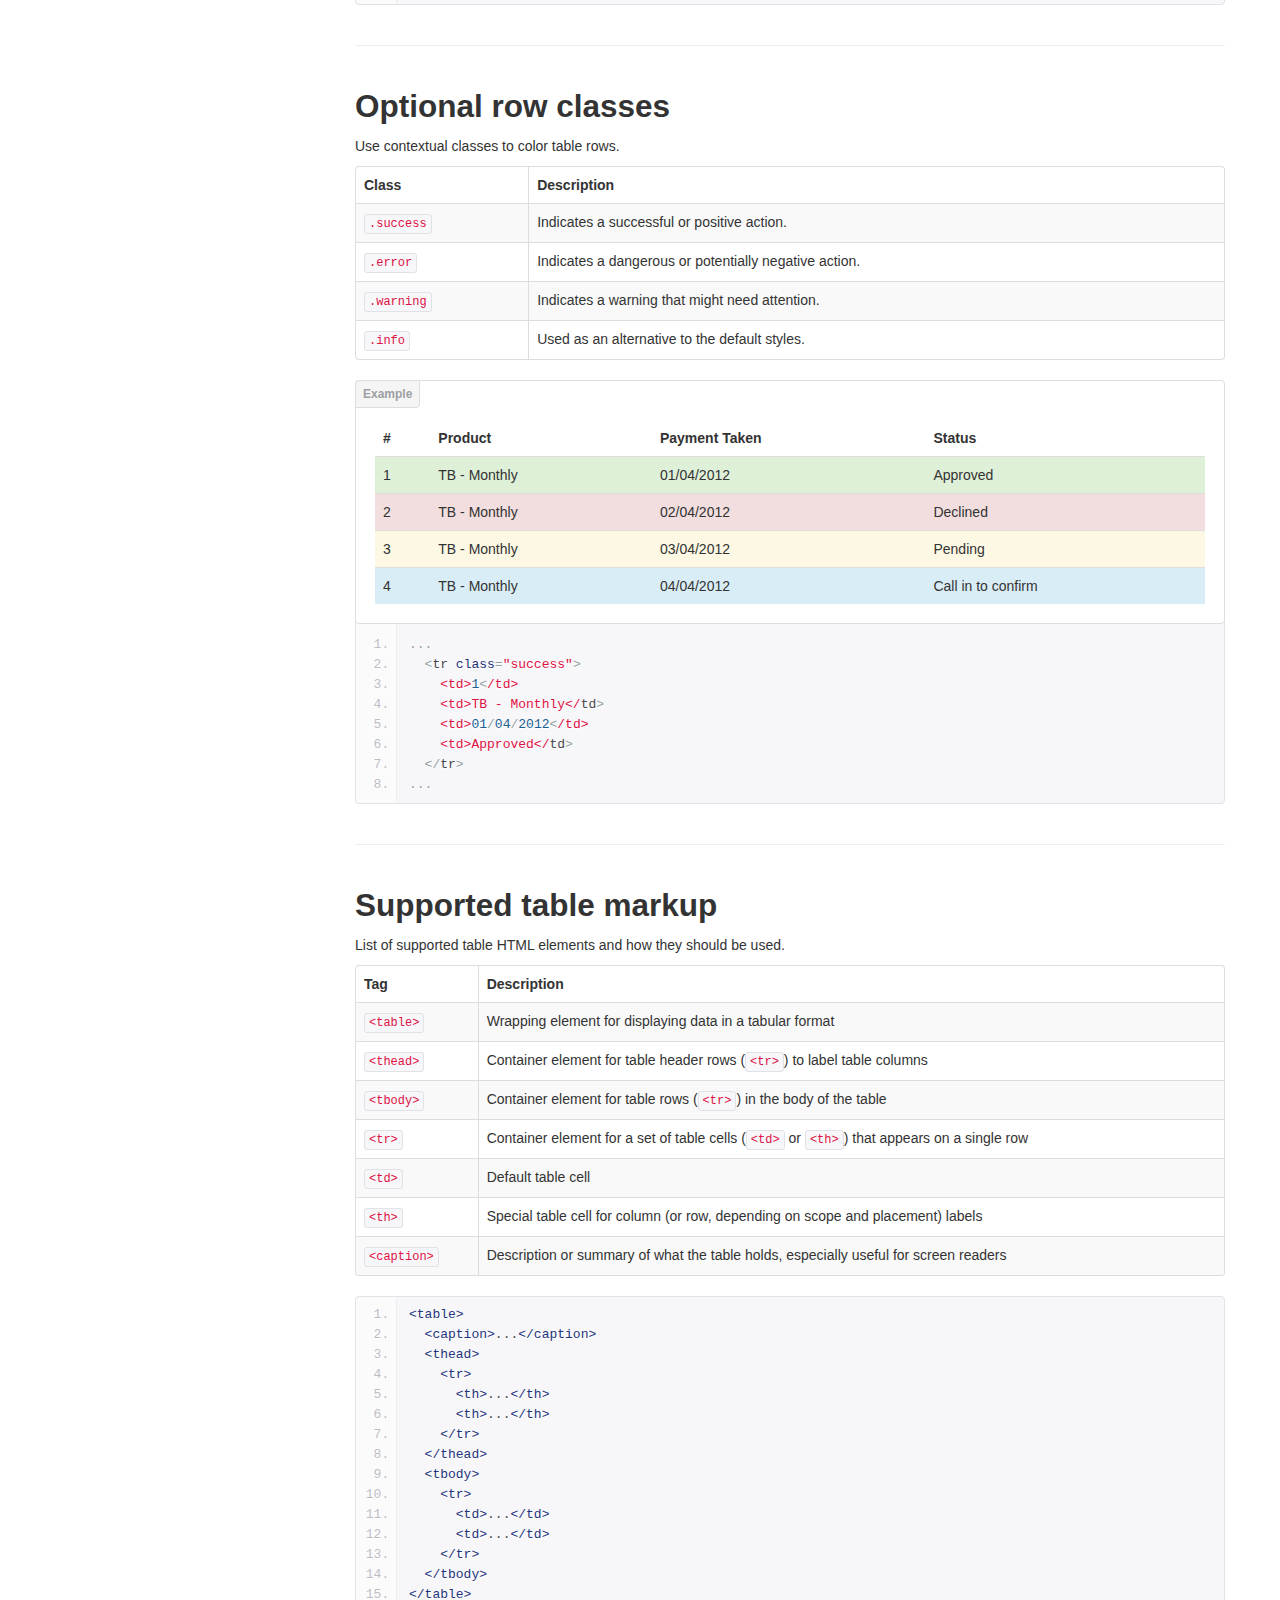
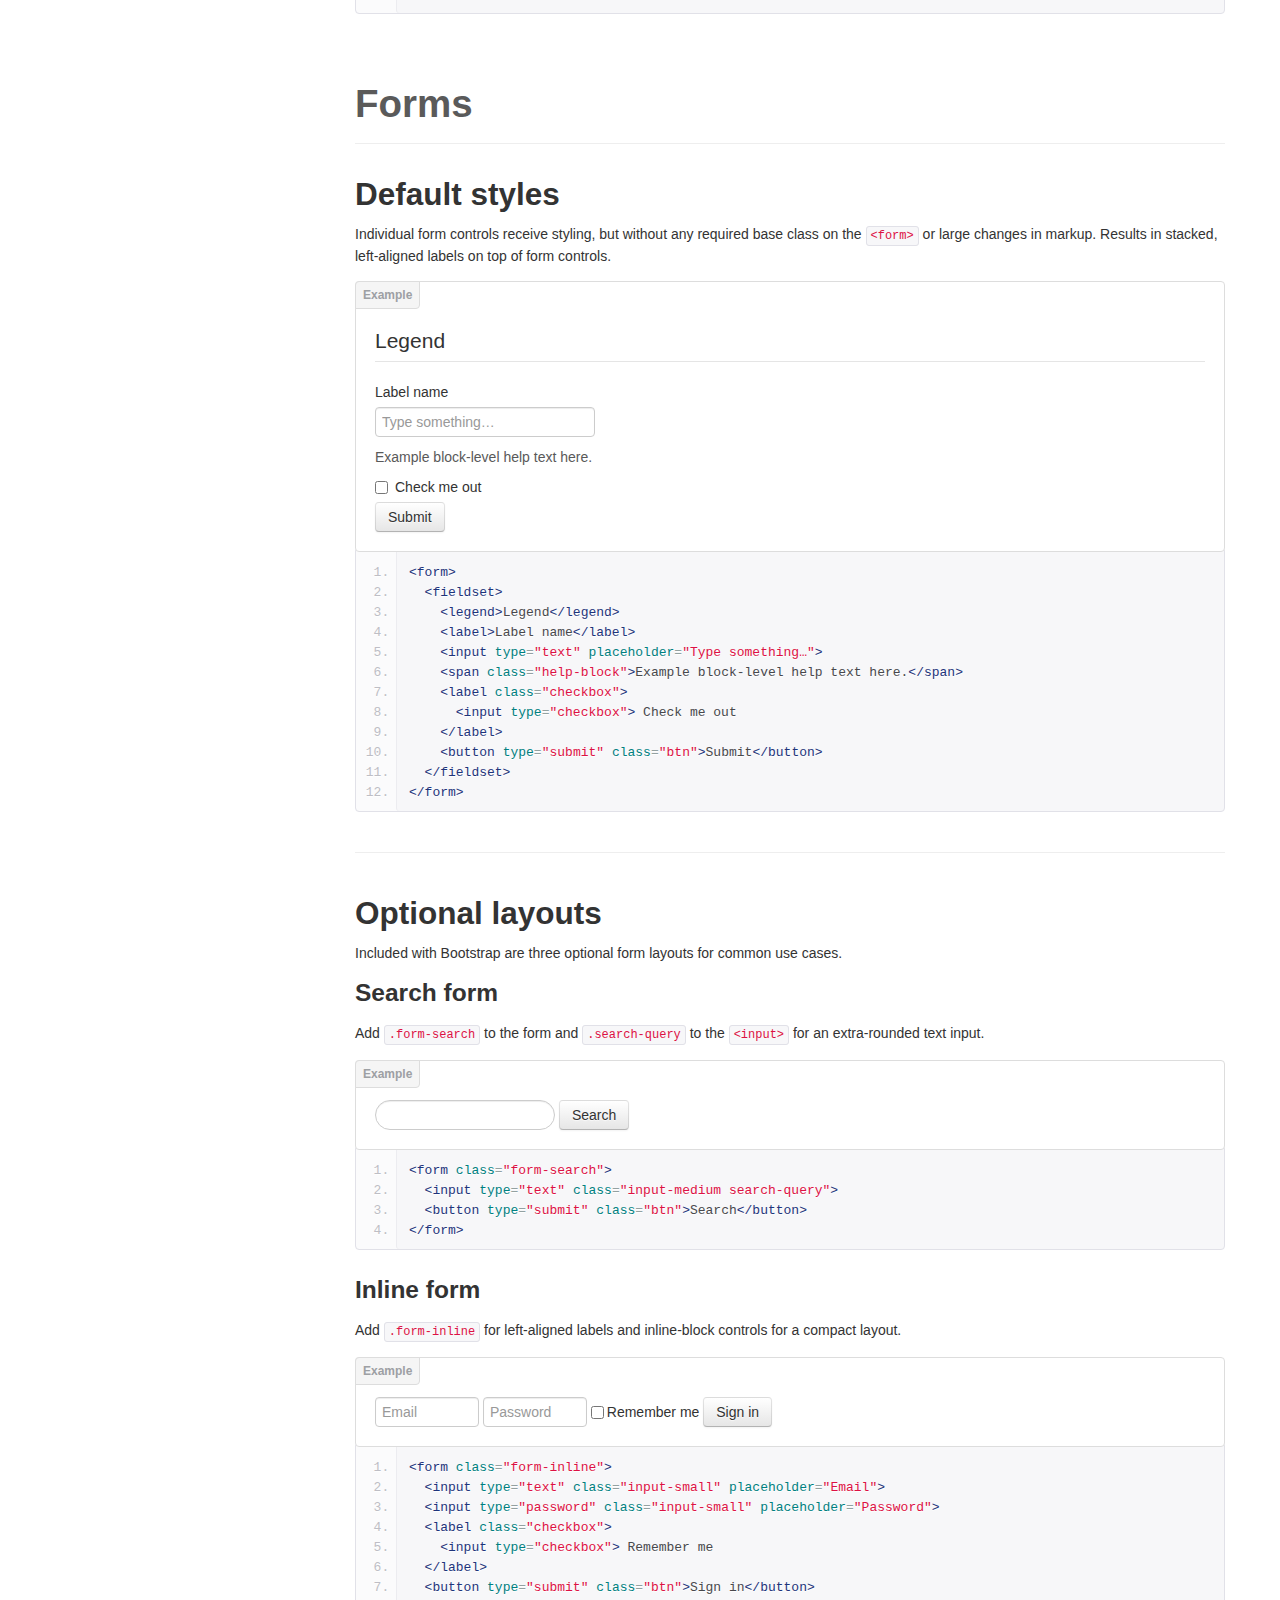
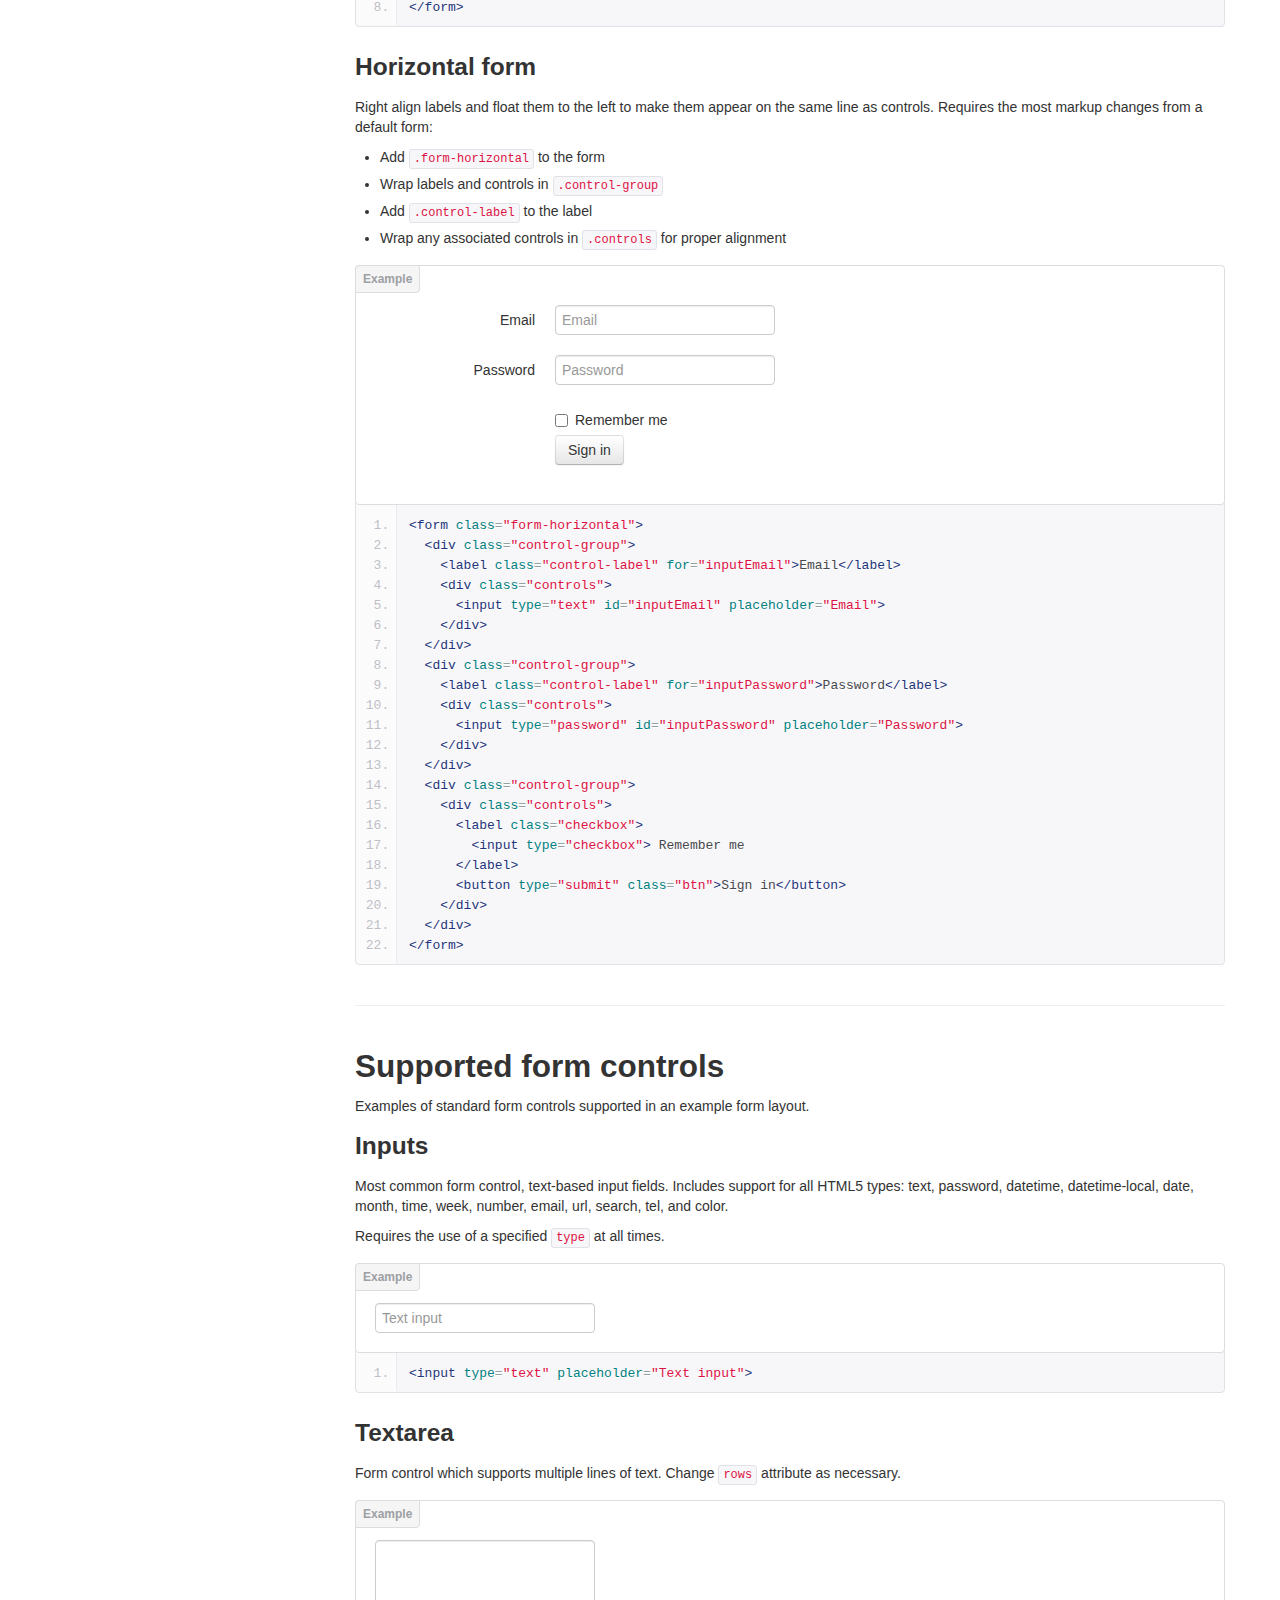
<file: components/bootstrap/docs/base-css.html>
<!DOCTYPE html>
<html lang="en">
  <head>
    <meta charset="utf-8">
    <title>Base · Bootstrap</title>
    <meta name="viewport" content="width=device-width, initial-scale=1.0">
    <meta name="description" content="">
    <meta name="author" content="">

    <!-- Le styles -->
    <link href="assets/css/bootstrap.css" rel="stylesheet">
    <link href="assets/css/bootstrap-responsive.css" rel="stylesheet">
    <link href="assets/css/docs.css" rel="stylesheet">
    <link href="assets/js/google-code-prettify/prettify.css" rel="stylesheet">

    <!-- Le HTML5 shim, for IE6-8 support of HTML5 elements -->
    <!--[if lt IE 9]>
      <script src="assets/js/html5shiv.js"></script>
    <![endif]-->

    <!-- Le fav and touch icons -->
    <link rel="apple-touch-icon-precomposed" sizes="144x144" href="assets/ico/apple-touch-icon-144-precomposed.png">
    <link rel="apple-touch-icon-precomposed" sizes="114x114" href="assets/ico/apple-touch-icon-114-precomposed.png">
      <link rel="apple-touch-icon-precomposed" sizes="72x72" href="assets/ico/apple-touch-icon-72-precomposed.png">
                    <link rel="apple-touch-icon-precomposed" href="assets/ico/apple-touch-icon-57-precomposed.png">
                                   <link rel="shortcut icon" href="assets/ico/favicon.png">

    <script type="text/javascript">
      var _gaq = _gaq || [];
      _gaq.push(['_setAccount', 'UA-146052-10']);
      _gaq.push(['_trackPageview']);
      (function() {
        var ga = document.createElement('script'); ga.type = 'text/javascript'; ga.async = true;
        ga.src = ('https:' == document.location.protocol ? 'https://ssl' : 'http://www') + '.google-analytics.com/ga.js';
        var s = document.getElementsByTagName('script')[0]; s.parentNode.insertBefore(ga, s);
      })();
    </script>
  </head>

  <body data-spy="scroll" data-target=".bs-docs-sidebar">

    <!-- Navbar
    ================================================== -->
    <div class="navbar navbar-inverse navbar-fixed-top">
      <div class="navbar-inner">
        <div class="container">
          <button type="button" class="btn btn-navbar" data-toggle="collapse" data-target=".nav-collapse">
            <span class="icon-bar"></span>
            <span class="icon-bar"></span>
            <span class="icon-bar"></span>
          </button>
          <a class="brand" href="./index.html">Bootstrap</a>
          <div class="nav-collapse collapse">
            <ul class="nav">
              <li class="">
                <a href="./index.html">Home</a>
              </li>
              <li class="">
                <a href="./getting-started.html">Get started</a>
              </li>
              <li class="">
                <a href="./scaffolding.html">Scaffolding</a>
              </li>
              <li class="active">
                <a href="./base-css.html">Base CSS</a>
              </li>
              <li class="">
                <a href="./components.html">Components</a>
              </li>
              <li class="">
                <a href="./javascript.html">JavaScript</a>
              </li>
              <li class="">
                <a href="./customize.html">Customize</a>
              </li>
            </ul>
          </div>
        </div>
      </div>
    </div>

<!-- Subhead
================================================== -->
<header class="jumbotron subhead" id="overview">
  <div class="container">
    <h1>Base CSS</h1>
    <p class="lead">Fundamental HTML elements styled and enhanced with extensible classes.</p>
  </div>
</header>


  <div class="container">

    <!-- Docs nav
    ================================================== -->
    <div class="row">
      <div class="span3 bs-docs-sidebar">
        <ul class="nav nav-list bs-docs-sidenav">
          <li><a href="#typography"><i class="icon-chevron-right"></i> Typography</a></li>
          <li><a href="#code"><i class="icon-chevron-right"></i> Code</a></li>
          <li><a href="#tables"><i class="icon-chevron-right"></i> Tables</a></li>
          <li><a href="#forms"><i class="icon-chevron-right"></i> Forms</a></li>
          <li><a href="#buttons"><i class="icon-chevron-right"></i> Buttons</a></li>
          <li><a href="#images"><i class="icon-chevron-right"></i> Images</a></li>
          <li><a href="#icons"><i class="icon-chevron-right"></i> Icons by Glyphicons</a></li>
        </ul>
      </div>
      <div class="span9">



        <!-- Typography
        ================================================== -->
        <section id="typography">
          <div class="page-header">
            <h1>Typography</h1>
          </div>

          <h2 id="headings">Headings</h2>
          <p>All HTML headings, <code>&lt;h1&gt;</code> through <code>&lt;h6&gt;</code> are available.</p>
          <div class="bs-docs-example">
            <h1>h1. Heading 1</h1>
            <h2>h2. Heading 2</h2>
            <h3>h3. Heading 3</h3>
            <h4>h4. Heading 4</h4>
            <h5>h5. Heading 5</h5>
            <h6>h6. Heading 6</h6>
          </div>

          <h2 id="body-copy">Body copy</h2>
          <p>Bootstrap's global default <code>font-size</code> is <strong>14px</strong>, with a <code>line-height</code> of <strong>20px</strong>. This is applied to the <code>&lt;body&gt;</code> and all paragraphs. In addition, <code>&lt;p&gt;</code> (paragraphs) receive a bottom margin of half their line-height (10px by default).</p>
          <div class="bs-docs-example">
            <p>Nullam quis risus eget urna mollis ornare vel eu leo. Cum sociis natoque penatibus et magnis dis parturient montes, nascetur ridiculus mus. Nullam id dolor id nibh ultricies vehicula.</p>
            <p>Cum sociis natoque penatibus et magnis dis parturient montes, nascetur ridiculus mus. Donec ullamcorper nulla non metus auctor fringilla. Duis mollis, est non commodo luctus, nisi erat porttitor ligula, eget lacinia odio sem nec elit. Donec ullamcorper nulla non metus auctor fringilla.</p>
            <p>Maecenas sed diam eget risus varius blandit sit amet non magna. Donec id elit non mi porta gravida at eget metus. Duis mollis, est non commodo luctus, nisi erat porttitor ligula, eget lacinia odio sem nec elit.</p>
          </div>
          <pre class="prettyprint">&lt;p&gt;...&lt;/p&gt;</pre>

          <h3>Lead body copy</h3>
          <p>Make a paragraph stand out by adding <code>.lead</code>.</p>
          <div class="bs-docs-example">
            <p class="lead">Vivamus sagittis lacus vel augue laoreet rutrum faucibus dolor auctor. Duis mollis, est non commodo luctus.</p>
          </div>
          <pre class="prettyprint">&lt;p class="lead"&gt;...&lt;/p&gt;</pre>

          <h3>Built with Less</h3>
          <p>The typographic scale is based on two LESS variables in <strong>variables.less</strong>: <code>@baseFontSize</code> and <code>@baseLineHeight</code>. The first is the base font-size used throughout and the second is the base line-height. We use those variables and some simple math to create the margins, paddings, and line-heights of all our type and more. Customize them and Bootstrap adapts.</p>


          <hr class="bs-docs-separator">


          <h2 id="emphasis">Emphasis</h2>
          <p>Make use of HTML's default emphasis tags with lightweight styles.</p>

          <h3><code>&lt;small&gt;</code></h3>
          <p>For de-emphasizing inline or blocks of text, <small>use the small tag.</small></p>
          <div class="bs-docs-example">
            <p><small>This line of text is meant to be treated as fine print.</small></p>
          </div>
<pre class="prettyprint">
&lt;p&gt;
  &lt;small&gt;This line of text is meant to be treated as fine print.&lt;/small&gt;
&lt;/p&gt;
</pre>

          <h3>Bold</h3>
          <p>For emphasizing a snippet of text with a heavier font-weight.</p>
          <div class="bs-docs-example">
            <p>The following snippet of text is <strong>rendered as bold text</strong>.</p>
          </div>
          <pre class="prettyprint">&lt;strong&gt;rendered as bold text&lt;/strong&gt;</pre>

          <h3>Italics</h3>
          <p>For emphasizing a snippet of text with italics.</p>
          <div class="bs-docs-example">
            <p>The following snippet of text is <em>rendered as italicized text</em>.</p>
          </div>
          <pre class="prettyprint">&lt;em&gt;rendered as italicized text&lt;/em&gt;</pre>

          <p><span class="label label-info">Heads up!</span> Feel free to use <code>&lt;b&gt;</code> and <code>&lt;i&gt;</code> in HTML5. <code>&lt;b&gt;</code> is meant to highlight words or phrases without conveying additional importance while <code>&lt;i&gt;</code> is mostly for voice, technical terms, etc.</p>

          <h3>Alignment classes</h3>
          <p>Easily realign text to components with text alignment classes.</p>
          <div class="bs-docs-example">
            <p class="text-left">Left aligned text.</p>
            <p class="text-center">Center aligned text.</p>
            <p class="text-right">Right aligned text.</p>
          </div>
<pre class="prettyprint linenums">
&lt;p class="text-left"&gt;Left aligned text.&lt;/p&gt;
&lt;p class="text-center"&gt;Center aligned text.&lt;/p&gt;
&lt;p class="text-right"&gt;Right aligned text.&lt;/p&gt;
</pre>

          <h3>Emphasis classes</h3>
          <p>Convey meaning through color with a handful of emphasis utility classes.</p>
          <div class="bs-docs-example">
            <p class="muted">Fusce dapibus, tellus ac cursus commodo, tortor mauris nibh.</p>
            <p class="text-warning">Etiam porta sem malesuada magna mollis euismod.</p>
            <p class="text-error">Donec ullamcorper nulla non metus auctor fringilla.</p>
            <p class="text-info">Aenean eu leo quam. Pellentesque ornare sem lacinia quam venenatis.</p>
            <p class="text-success">Duis mollis, est non commodo luctus, nisi erat porttitor ligula.</p>
          </div>
<pre class="prettyprint linenums">
&lt;p class="muted"&gt;Fusce dapibus, tellus ac cursus commodo, tortor mauris nibh.&lt;/p&gt;
&lt;p class="text-warning"&gt;Etiam porta sem malesuada magna mollis euismod.&lt;/p&gt;
&lt;p class="text-error"&gt;Donec ullamcorper nulla non metus auctor fringilla.&lt;/p&gt;
&lt;p class="text-info"&gt;Aenean eu leo quam. Pellentesque ornare sem lacinia quam venenatis.&lt;/p&gt;
&lt;p class="text-success"&gt;Duis mollis, est non commodo luctus, nisi erat porttitor ligula.&lt;/p&gt;
</pre>


          <hr class="bs-docs-separator">


          <h2 id="abbreviations">Abbreviations</h2>
          <p>Stylized implementation of HTML's <code>&lt;abbr&gt;</code> element for abbreviations and acronyms to show the expanded version on hover. Abbreviations with a <code>title</code> attribute have a light dotted bottom border and a help cursor on hover, providing additional context on hover.</p>

          <h3><code>&lt;abbr&gt;</code></h3>
          <p>For expanded text on long hover of an abbreviation, include the <code>title</code> attribute.</p>
          <div class="bs-docs-example">
            <p>An abbreviation of the word attribute is <abbr title="attribute">attr</abbr>.</p>
          </div>
          <pre class="prettyprint">&lt;abbr title="attribute"&gt;attr&lt;/abbr&gt;</pre>

          <h3><code>&lt;abbr class="initialism"&gt;</code></h3>
          <p>Add <code>.initialism</code> to an abbreviation for a slightly smaller font-size.</p>
          <div class="bs-docs-example">
            <p><abbr title="HyperText Markup Language" class="initialism">HTML</abbr> is the best thing since sliced bread.</p>
          </div>
          <pre class="prettyprint">&lt;abbr title="HyperText Markup Language" class="initialism"&gt;HTML&lt;/abbr&gt;</pre>


          <hr class="bs-docs-separator">


          <h2 id="addresses">Addresses</h2>
          <p>Present contact information for the nearest ancestor or the entire body of work.</p>

          <h3><code>&lt;address&gt;</code></h3>
          <p>Preserve formatting by ending all lines with <code>&lt;br&gt;</code>.</p>
          <div class="bs-docs-example">
            <address>
              <strong>Twitter, Inc.</strong><br>
              795 Folsom Ave, Suite 600<br>
              San Francisco, CA 94107<br>
              <abbr title="Phone">P:</abbr> (123) 456-7890
            </address>
            <address>
              <strong>Full Name</strong><br>
              <a href="mailto:#">first.last@example.com</a>
            </address>
          </div>
<pre class="prettyprint linenums">
&lt;address&gt;
  &lt;strong&gt;Twitter, Inc.&lt;/strong&gt;&lt;br&gt;
  795 Folsom Ave, Suite 600&lt;br&gt;
  San Francisco, CA 94107&lt;br&gt;
  &lt;abbr title="Phone"&gt;P:&lt;/abbr&gt; (123) 456-7890
&lt;/address&gt;

&lt;address&gt;
  &lt;strong&gt;Full Name&lt;/strong&gt;&lt;br&gt;
  &lt;a href="mailto:#"&gt;first.last@example.com&lt;/a&gt;
&lt;/address&gt;
</pre>


          <hr class="bs-docs-separator">


          <h2 id="blockquotes">Blockquotes</h2>
          <p>For quoting blocks of content from another source within your document.</p>

          <h3>Default blockquote</h3>
          <p>Wrap <code>&lt;blockquote&gt;</code> around any <abbr title="HyperText Markup Language">HTML</abbr> as the quote. For straight quotes we recommend a <code>&lt;p&gt;</code>.</p>
          <div class="bs-docs-example">
            <blockquote>
              <p>Lorem ipsum dolor sit amet, consectetur adipiscing elit. Integer posuere erat a ante.</p>
            </blockquote>
          </div>
<pre class="prettyprint linenums">
&lt;blockquote&gt;
  &lt;p&gt;Lorem ipsum dolor sit amet, consectetur adipiscing elit. Integer posuere erat a ante.&lt;/p&gt;
&lt;/blockquote&gt;
</pre>

          <h3>Blockquote options</h3>
          <p>Style and content changes for simple variations on a standard blockquote.</p>

          <h4>Naming a source</h4>
          <p>Add <code>&lt;small&gt;</code> tag for identifying the source. Wrap the name of the source work in <code>&lt;cite&gt;</code>.</p>
          <div class="bs-docs-example">
            <blockquote>
              <p>Lorem ipsum dolor sit amet, consectetur adipiscing elit. Integer posuere erat a ante.</p>
              <small>Someone famous in <cite title="Source Title">Source Title</cite></small>
            </blockquote>
          </div>
<pre class="prettyprint linenums">
&lt;blockquote&gt;
  &lt;p&gt;Lorem ipsum dolor sit amet, consectetur adipiscing elit. Integer posuere erat a ante.&lt;/p&gt;
  &lt;small&gt;Someone famous &lt;cite title="Source Title"&gt;Source Title&lt;/cite&gt;&lt;/small&gt;
&lt;/blockquote&gt;
</pre>

          <h4>Alternate displays</h4>
          <p>Use <code>.pull-right</code> for a floated, right-aligned blockquote.</p>
          <div class="bs-docs-example" style="overflow: hidden;">
            <blockquote class="pull-right">
              <p>Lorem ipsum dolor sit amet, consectetur adipiscing elit. Integer posuere erat a ante.</p>
              <small>Someone famous in <cite title="Source Title">Source Title</cite></small>
            </blockquote>
          </div>
<pre class="prettyprint linenums">
&lt;blockquote class="pull-right"&gt;
  ...
&lt;/blockquote&gt;
</pre>


          <hr class="bs-docs-separator">


          <!-- Lists -->
          <h2 id="lists">Lists</h2>

          <h3>Unordered</h3>
          <p>A list of items in which the order does <em>not</em> explicitly matter.</p>
          <div class="bs-docs-example">
            <ul>
              <li>Lorem ipsum dolor sit amet</li>
              <li>Consectetur adipiscing elit</li>
              <li>Integer molestie lorem at massa</li>
              <li>Facilisis in pretium nisl aliquet</li>
              <li>Nulla volutpat aliquam velit
                <ul>
                  <li>Phasellus iaculis neque</li>
                  <li>Purus sodales ultricies</li>
                  <li>Vestibulum laoreet porttitor sem</li>
                  <li>Ac tristique libero volutpat at</li>
                </ul>
              </li>
              <li>Faucibus porta lacus fringilla vel</li>
              <li>Aenean sit amet erat nunc</li>
              <li>Eget porttitor lorem</li>
            </ul>
          </div>
<pre class="prettyprint linenums">
&lt;ul&gt;
  &lt;li&gt;...&lt;/li&gt;
&lt;/ul&gt;
</pre>

          <h3>Ordered</h3>
          <p>A list of items in which the order <em>does</em> explicitly matter.</p>
          <div class="bs-docs-example">
            <ol>
              <li>Lorem ipsum dolor sit amet</li>
              <li>Consectetur adipiscing elit</li>
              <li>Integer molestie lorem at massa</li>
              <li>Facilisis in pretium nisl aliquet</li>
              <li>Nulla volutpat aliquam velit</li>
              <li>Faucibus porta lacus fringilla vel</li>
              <li>Aenean sit amet erat nunc</li>
              <li>Eget porttitor lorem</li>
            </ol>
          </div>
<pre class="prettyprint linenums">
&lt;ol&gt;
  &lt;li&gt;...&lt;/li&gt;
&lt;/ol&gt;
</pre>

        <h3>Unstyled</h3>
        <p>Remove the default <code>list-style</code> and left padding on list items (immediate children only).</p>
        <div class="bs-docs-example">
          <ul class="unstyled">
            <li>Lorem ipsum dolor sit amet</li>
            <li>Consectetur adipiscing elit</li>
            <li>Integer molestie lorem at massa</li>
            <li>Facilisis in pretium nisl aliquet</li>
            <li>Nulla volutpat aliquam velit
              <ul>
                <li>Phasellus iaculis neque</li>
                <li>Purus sodales ultricies</li>
                <li>Vestibulum laoreet porttitor sem</li>
                <li>Ac tristique libero volutpat at</li>
              </ul>
            </li>
            <li>Faucibus porta lacus fringilla vel</li>
            <li>Aenean sit amet erat nunc</li>
            <li>Eget porttitor lorem</li>
          </ul>
        </div>
<pre class="prettyprint linenums">
&lt;ul class="unstyled"&gt;
  &lt;li&gt;...&lt;/li&gt;
&lt;/ul&gt;
</pre>

        <h3>Inline</h3>
        <p>Place all list items on a single line with <code>inline-block</code> and some light padding.</p>
        <div class="bs-docs-example">
          <ul class="inline">
            <li>Lorem ipsum</li>
            <li>Phasellus iaculis</li>
            <li>Nulla volutpat</li>
          </ul>
        </div>
<pre class="prettyprint linenums">
&lt;ul class="inline"&gt;
  &lt;li&gt;...&lt;/li&gt;
&lt;/ul&gt;
</pre>

        <h3>Description</h3>
        <p>A list of terms with their associated descriptions.</p>
        <div class="bs-docs-example">
          <dl>
            <dt>Description lists</dt>
            <dd>A description list is perfect for defining terms.</dd>
            <dt>Euismod</dt>
            <dd>Vestibulum id ligula porta felis euismod semper eget lacinia odio sem nec elit.</dd>
            <dd>Donec id elit non mi porta gravida at eget metus.</dd>
            <dt>Malesuada porta</dt>
            <dd>Etiam porta sem malesuada magna mollis euismod.</dd>
          </dl>
        </div>
<pre class="prettyprint linenums">
&lt;dl&gt;
  &lt;dt&gt;...&lt;/dt&gt;
  &lt;dd&gt;...&lt;/dd&gt;
&lt;/dl&gt;
</pre>

        <h4>Horizontal description</h4>
        <p>Make terms and descriptions in <code>&lt;dl&gt;</code> line up side-by-side.</p>
        <div class="bs-docs-example">
          <dl class="dl-horizontal">
            <dt>Description lists</dt>
            <dd>A description list is perfect for defining terms.</dd>
            <dt>Euismod</dt>
            <dd>Vestibulum id ligula porta felis euismod semper eget lacinia odio sem nec elit.</dd>
            <dd>Donec id elit non mi porta gravida at eget metus.</dd>
            <dt>Malesuada porta</dt>
            <dd>Etiam porta sem malesuada magna mollis euismod.</dd>
            <dt>Felis euismod semper eget lacinia</dt>
            <dd>Fusce dapibus, tellus ac cursus commodo, tortor mauris condimentum nibh, ut fermentum massa justo sit amet risus.</dd>
          </dl>
        </div>
<pre class="prettyprint linenums">
&lt;dl class="dl-horizontal"&gt;
  &lt;dt&gt;...&lt;/dt&gt;
  &lt;dd&gt;...&lt;/dd&gt;
&lt;/dl&gt;
</pre>
        <p>
          <span class="label label-info">Heads up!</span>
          Horizontal description lists will truncate terms that are too long to fit in the left column fix <code>text-overflow</code>. In narrower viewports, they will change to the default stacked layout.
        </p>
      </section>



        <!-- Code
        ================================================== -->
        <section id="code">
          <div class="page-header">
            <h1>Code</h1>
          </div>

          <h2>Inline</h2>
          <p>Wrap inline snippets of code with <code>&lt;code&gt;</code>.</p>
<div class="bs-docs-example">
  For example, <code>&lt;section&gt;</code> should be wrapped as inline.
</div>
<pre class="prettyprint linenums">
For example, &lt;code&gt;&amp;lt;section&amp;gt;&lt;/code&gt; should be wrapped as inline.
</pre>

          <h2>Basic block</h2>
          <p>Use <code>&lt;pre&gt;</code> for multiple lines of code. Be sure to escape any angle brackets in the code for proper rendering.</p>
<div class="bs-docs-example">
  <pre>&lt;p&gt;Sample text here...&lt;/p&gt;</pre>
</div>
<pre class="prettyprint linenums" style="margin-bottom: 9px;">
&lt;pre&gt;
  &amp;lt;p&amp;gt;Sample text here...&amp;lt;/p&amp;gt;
&lt;/pre&gt;
</pre>
          <p><span class="label label-info">Heads up!</span> Be sure to keep code within <code>&lt;pre&gt;</code> tags as close to the left as possible; it will render all tabs.</p>
          <p>You may optionally add the <code>.pre-scrollable</code> class which will set a max-height of 350px and provide a y-axis scrollbar.</p>
        </section>



        <!-- Tables
        ================================================== -->
        <section id="tables">
          <div class="page-header">
            <h1>Tables</h1>
          </div>

          <h2>Default styles</h2>
          <p>For basic styling&mdash;light padding and only horizontal dividers&mdash;add the base class <code>.table</code> to any <code>&lt;table&gt;</code>.</p>
          <div class="bs-docs-example">
            <table class="table">
              <thead>
                <tr>
                  <th>#</th>
                  <th>First Name</th>
                  <th>Last Name</th>
                  <th>Username</th>
                </tr>
              </thead>
              <tbody>
                <tr>
                  <td>1</td>
                  <td>Mark</td>
                  <td>Otto</td>
                  <td>@mdo</td>
                </tr>
                <tr>
                  <td>2</td>
                  <td>Jacob</td>
                  <td>Thornton</td>
                  <td>@fat</td>
                </tr>
                <tr>
                  <td>3</td>
                  <td>Larry</td>
                  <td>the Bird</td>
                  <td>@twitter</td>
                </tr>
              </tbody>
            </table>
          </div>
<pre class="prettyprint linenums">
&lt;table class="table"&gt;
  …
&lt;/table&gt;
</pre>


          <hr class="bs-docs-separator">


          <h2>Optional classes</h2>
          <p>Add any of the following classes to the <code>.table</code> base class.</p>

          <h3><code>.table-striped</code></h3>
          <p>Adds zebra-striping to any table row within the <code>&lt;tbody&gt;</code> via the <code>:nth-child</code> CSS selector (not available in IE7-8).</p>
          <div class="bs-docs-example">
            <table class="table table-striped">
              <thead>
                <tr>
                  <th>#</th>
                  <th>First Name</th>
                  <th>Last Name</th>
                  <th>Username</th>
                </tr>
              </thead>
              <tbody>
                <tr>
                  <td>1</td>
                  <td>Mark</td>
                  <td>Otto</td>
                  <td>@mdo</td>
                </tr>
                <tr>
                  <td>2</td>
                  <td>Jacob</td>
                  <td>Thornton</td>
                  <td>@fat</td>
                </tr>
                <tr>
                  <td>3</td>
                  <td>Larry</td>
                  <td>the Bird</td>
                  <td>@twitter</td>
                </tr>
              </tbody>
            </table>
          </div>
<pre class="prettyprint linenums" style="margin-bottom: 18px;">
&lt;table class="table table-striped"&gt;
  …
&lt;/table&gt;
</pre>

          <h3><code>.table-bordered</code></h3>
          <p>Add borders and rounded corners to the table.</p>
          <div class="bs-docs-example">
            <table class="table table-bordered">
              <thead>
                <tr>
                  <th>#</th>
                  <th>First Name</th>
                  <th>Last Name</th>
                  <th>Username</th>
                </tr>
              </thead>
              <tbody>
                <tr>
                  <td rowspan="2">1</td>
                  <td>Mark</td>
                  <td>Otto</td>
                  <td>@mdo</td>
                </tr>
                <tr>
                  <td>Mark</td>
                  <td>Otto</td>
                  <td>@TwBootstrap</td>
                </tr>
                <tr>
                  <td>2</td>
                  <td>Jacob</td>
                  <td>Thornton</td>
                  <td>@fat</td>
                </tr>
                <tr>
                  <td>3</td>
                  <td colspan="2">Larry the Bird</td>
                  <td>@twitter</td>
                </tr>
              </tbody>
            </table>
          </div>
<pre class="prettyprint linenums">
&lt;table class="table table-bordered"&gt;
  …
&lt;/table&gt;
</pre>

          <h3><code>.table-hover</code></h3>
          <p>Enable a hover state on table rows within a <code>&lt;tbody&gt;</code>.</p>
          <div class="bs-docs-example">
            <table class="table table-hover">
              <thead>
                <tr>
                  <th>#</th>
                  <th>First Name</th>
                  <th>Last Name</th>
                  <th>Username</th>
                </tr>
              </thead>
              <tbody>
                <tr>
                  <td>1</td>
                  <td>Mark</td>
                  <td>Otto</td>
                  <td>@mdo</td>
                </tr>
                <tr>
                  <td>2</td>
                  <td>Jacob</td>
                  <td>Thornton</td>
                  <td>@fat</td>
                </tr>
                <tr>
                  <td>3</td>
                  <td colspan="2">Larry the Bird</td>
                  <td>@twitter</td>
                </tr>
              </tbody>
            </table>
          </div>
<pre class="prettyprint linenums" style="margin-bottom: 18px;">
&lt;table class="table table-hover"&gt;
  …
&lt;/table&gt;
</pre>

          <h3><code>.table-condensed</code></h3>
          <p>Makes tables more compact by cutting cell padding in half.</p>
          <div class="bs-docs-example">
            <table class="table table-condensed">
              <thead>
                <tr>
                  <th>#</th>
                  <th>First Name</th>
                  <th>Last Name</th>
                  <th>Username</th>
                </tr>
              </thead>
              <tbody>
                <tr>
                  <td>1</td>
                  <td>Mark</td>
                  <td>Otto</td>
                  <td>@mdo</td>
                </tr>
                <tr>
                  <td>2</td>
                  <td>Jacob</td>
                  <td>Thornton</td>
                  <td>@fat</td>
                </tr>
                <tr>
                  <td>3</td>
                  <td colspan="2">Larry the Bird</td>
                  <td>@twitter</td>
                </tr>
              </tbody>
            </table>
          </div>
<pre class="prettyprint linenums" style="margin-bottom: 18px;">
&lt;table class="table table-condensed"&gt;
  …
&lt;/table&gt;
</pre>


          <hr class="bs-docs-separator">


          <h2>Optional row classes</h2>
          <p>Use contextual classes to color table rows.</p>
          <table class="table table-bordered table-striped">
            <colgroup>
              <col class="span1">
              <col class="span7">
            </colgroup>
            <thead>
              <tr>
                <th>Class</th>
                <th>Description</th>
              </tr>
            </thead>
            <tbody>
              <tr>
                <td>
                  <code>.success</code>
                </td>
                <td>Indicates a successful or positive action.</td>
              </tr>
              <tr>
                <td>
                  <code>.error</code>
                </td>
                <td>Indicates a dangerous or potentially negative action.</td>
              </tr>
              <tr>
                <td>
                  <code>.warning</code>
                </td>
                <td>Indicates a warning that might need attention.</td>
              </tr>
              <tr>
                <td>
                  <code>.info</code>
                </td>
                <td>Used as an alternative to the default styles.</td>
              </tr>
            </tbody>
          </table>
          <div class="bs-docs-example">
            <table class="table">
              <thead>
                <tr>
                  <th>#</th>
                  <th>Product</th>
                  <th>Payment Taken</th>
                  <th>Status</th>
                </tr>
              </thead>
              <tbody>
                <tr class="success">
                  <td>1</td>
                  <td>TB - Monthly</td>
                  <td>01/04/2012</td>
                  <td>Approved</td>
                </tr>
                <tr class="error">
                  <td>2</td>
                  <td>TB - Monthly</td>
                  <td>02/04/2012</td>
                  <td>Declined</td>
                </tr>
                <tr class="warning">
                  <td>3</td>
                  <td>TB - Monthly</td>
                  <td>03/04/2012</td>
                  <td>Pending</td>
                </tr>
                <tr class="info">
                  <td>4</td>
                  <td>TB - Monthly</td>
                  <td>04/04/2012</td>
                  <td>Call in to confirm</td>
                </tr>
              </tbody>
            </table>
          </div>
<pre class="prettyprint linenums">
...
  &lt;tr class="success"&gt;
    &lt;td&gt;1&lt;/td&gt;
    &lt;td&gt;TB - Monthly&lt;/td&gt;
    &lt;td&gt;01/04/2012&lt;/td&gt;
    &lt;td&gt;Approved&lt;/td&gt;
  &lt;/tr&gt;
...
</pre>


          <hr class="bs-docs-separator">


          <h2>Supported table markup</h2>
          <p>List of supported table HTML elements and how they should be used.</p>
          <table class="table table-bordered table-striped">
            <colgroup>
              <col class="span1">
              <col class="span7">
            </colgroup>
            <thead>
              <tr>
                <th>Tag</th>
                <th>Description</th>
              </tr>
            </thead>
            <tbody>
              <tr>
                <td>
                  <code>&lt;table&gt;</code>
                </td>
                <td>
                  Wrapping element for displaying data in a tabular format
                </td>
              </tr>
              <tr>
                <td>
                  <code>&lt;thead&gt;</code>
                </td>
                <td>
                  Container element for table header rows (<code>&lt;tr&gt;</code>) to label table columns
                </td>
              </tr>
              <tr>
                <td>
                  <code>&lt;tbody&gt;</code>
                </td>
                <td>
                  Container element for table rows (<code>&lt;tr&gt;</code>) in the body of the table
                </td>
              </tr>
              <tr>
                <td>
                  <code>&lt;tr&gt;</code>
                </td>
                <td>
                  Container element for a set of table cells (<code>&lt;td&gt;</code> or <code>&lt;th&gt;</code>) that appears on a single row
                </td>
              </tr>
              <tr>
                <td>
                  <code>&lt;td&gt;</code>
                </td>
                <td>
                  Default table cell
                </td>
              </tr>
              <tr>
                <td>
                  <code>&lt;th&gt;</code>
                </td>
                <td>
                  Special table cell for column (or row, depending on scope and placement) labels
                </td>
              </tr>
              <tr>
                <td>
                  <code>&lt;caption&gt;</code>
                </td>
                <td>
                  Description or summary of what the table holds, especially useful for screen readers
                </td>
              </tr>
            </tbody>
          </table>
<pre class="prettyprint linenums">
&lt;table&gt;
  &lt;caption&gt;...&lt;/caption&gt;
  &lt;thead&gt;
    &lt;tr&gt;
      &lt;th&gt;...&lt;/th&gt;
      &lt;th&gt;...&lt;/th&gt;
    &lt;/tr&gt;
  &lt;/thead&gt;
  &lt;tbody&gt;
    &lt;tr&gt;
      &lt;td&gt;...&lt;/td&gt;
      &lt;td&gt;...&lt;/td&gt;
    &lt;/tr&gt;
  &lt;/tbody&gt;
&lt;/table&gt;
</pre>

        </section>



        <!-- Forms
        ================================================== -->
        <section id="forms">
          <div class="page-header">
            <h1>Forms</h1>
          </div>

          <h2>Default styles</h2>
          <p>Individual form controls receive styling, but without any required base class on the <code>&lt;form&gt;</code> or large changes in markup. Results in stacked, left-aligned labels on top of form controls.</p>
          <form class="bs-docs-example">
            <fieldset>
              <legend>Legend</legend>
              <label>Label name</label>
              <input type="text" placeholder="Type something…">
              <span class="help-block">Example block-level help text here.</span>
              <label class="checkbox">
                <input type="checkbox"> Check me out
              </label>
              <button type="submit" class="btn">Submit</button>
            </fieldset>
          </form>
<pre class="prettyprint linenums">
&lt;form&gt;
  &lt;fieldset&gt;
    &lt;legend&gt;Legend&lt;/legend&gt;
    &lt;label&gt;Label name&lt;/label&gt;
    &lt;input type="text" placeholder="Type something…"&gt;
    &lt;span class="help-block"&gt;Example block-level help text here.&lt;/span&gt;
    &lt;label class="checkbox"&gt;
      &lt;input type="checkbox"&gt; Check me out
    &lt;/label&gt;
    &lt;button type="submit" class="btn"&gt;Submit&lt;/button&gt;
  &lt;/fieldset&gt;
&lt;/form&gt;
</pre>


          <hr class="bs-docs-separator">


          <h2>Optional layouts</h2>
          <p>Included with Bootstrap are three optional form layouts for common use cases.</p>

          <h3>Search form</h3>
          <p>Add <code>.form-search</code> to the form and <code>.search-query</code> to the <code>&lt;input&gt;</code> for an extra-rounded text input.</p>
          <form class="bs-docs-example form-search">
            <input type="text" class="input-medium search-query">
            <button type="submit" class="btn">Search</button>
          </form>
<pre class="prettyprint linenums">
&lt;form class="form-search"&gt;
  &lt;input type="text" class="input-medium search-query"&gt;
  &lt;button type="submit" class="btn"&gt;Search&lt;/button&gt;
&lt;/form&gt;
</pre>

          <h3>Inline form</h3>
          <p>Add <code>.form-inline</code> for left-aligned labels and inline-block controls for a compact layout.</p>
          <form class="bs-docs-example form-inline">
            <input type="text" class="input-small" placeholder="Email">
            <input type="password" class="input-small" placeholder="Password">
            <label class="checkbox">
              <input type="checkbox"> Remember me
            </label>
            <button type="submit" class="btn">Sign in</button>
          </form>
<pre class="prettyprint linenums">
&lt;form class="form-inline"&gt;
  &lt;input type="text" class="input-small" placeholder="Email"&gt;
  &lt;input type="password" class="input-small" placeholder="Password"&gt;
  &lt;label class="checkbox"&gt;
    &lt;input type="checkbox"&gt; Remember me
  &lt;/label&gt;
  &lt;button type="submit" class="btn"&gt;Sign in&lt;/button&gt;
&lt;/form&gt;
</pre>

          <h3>Horizontal form</h3>
          <p>Right align labels and float them to the left to make them appear on the same line as controls. Requires the most markup changes from a default form:</p>
          <ul>
            <li>Add <code>.form-horizontal</code> to the form</li>
            <li>Wrap labels and controls in <code>.control-group</code></li>
            <li>Add <code>.control-label</code> to the label</li>
            <li>Wrap any associated controls in <code>.controls</code> for proper alignment</li>
          </ul>
          <form class="bs-docs-example form-horizontal">
            <div class="control-group">
              <label class="control-label" for="inputEmail">Email</label>
              <div class="controls">
                <input type="text" id="inputEmail" placeholder="Email">
              </div>
            </div>
            <div class="control-group">
              <label class="control-label" for="inputPassword">Password</label>
              <div class="controls">
                <input type="password" id="inputPassword" placeholder="Password">
              </div>
            </div>
            <div class="control-group">
              <div class="controls">
                <label class="checkbox">
                  <input type="checkbox"> Remember me
                </label>
                <button type="submit" class="btn">Sign in</button>
              </div>
            </div>
          </form>
<pre class="prettyprint linenums">
&lt;form class="form-horizontal"&gt;
  &lt;div class="control-group"&gt;
    &lt;label class="control-label" for="inputEmail"&gt;Email&lt;/label&gt;
    &lt;div class="controls"&gt;
      &lt;input type="text" id="inputEmail" placeholder="Email"&gt;
    &lt;/div&gt;
  &lt;/div&gt;
  &lt;div class="control-group"&gt;
    &lt;label class="control-label" for="inputPassword"&gt;Password&lt;/label&gt;
    &lt;div class="controls"&gt;
      &lt;input type="password" id="inputPassword" placeholder="Password"&gt;
    &lt;/div&gt;
  &lt;/div&gt;
  &lt;div class="control-group"&gt;
    &lt;div class="controls"&gt;
      &lt;label class="checkbox"&gt;
        &lt;input type="checkbox"&gt; Remember me
      &lt;/label&gt;
      &lt;button type="submit" class="btn"&gt;Sign in&lt;/button&gt;
    &lt;/div&gt;
  &lt;/div&gt;
&lt;/form&gt;
</pre>


          <hr class="bs-docs-separator">


          <h2>Supported form controls</h2>
          <p>Examples of standard form controls supported in an example form layout.</p>

          <h3>Inputs</h3>
          <p>Most common form control, text-based input fields. Includes support for all HTML5 types: text, password, datetime, datetime-local, date, month, time, week, number, email, url, search, tel, and color.</p>
          <p>Requires the use of a specified <code>type</code> at all times.</p>
          <form class="bs-docs-example form-inline">
            <input type="text" placeholder="Text input">
          </form>
<pre class="prettyprint linenums">
&lt;input type="text" placeholder="Text input"&gt;
</pre>

          <h3>Textarea</h3>
          <p>Form control which supports multiple lines of text. Change <code>rows</code> attribute as necessary.</p>
          <form class="bs-docs-example form-inline">
            <textarea rows="3"></textarea>
          </form>
<pre class="prettyprint linenums">
&lt;textarea rows="3"&gt;&lt;/textarea&gt;
</pre>

          <h3>Checkboxes and radios</h3>
          <p>Checkboxes are for selecting one or several options in a list while radios are for selecting one option from many.</p>
          <h4>Default (stacked)</h4>
          <form class="bs-docs-example">
            <label class="checkbox">
              <input type="checkbox" value="">
              Option one is this and that&mdash;be sure to include why it's great
            </label>
            <br>
            <label class="radio">
              <input type="radio" name="optionsRadios" id="optionsRadios1" value="option1" checked>
              Option one is this and that&mdash;be sure to include why it's great
            </label>
            <label class="radio">
              <input type="radio" name="optionsRadios" id="optionsRadios2" value="option2">
              Option two can be something else and selecting it will deselect option one
            </label>
          </form>
<pre class="prettyprint linenums">
&lt;label class="checkbox"&gt;
  &lt;input type="checkbox" value=""&gt;
  Option one is this and that&mdash;be sure to include why it's great
&lt;/label&gt;

&lt;label class="radio"&gt;
  &lt;input type="radio" name="optionsRadios" id="optionsRadios1" value="option1" checked&gt;
  Option one is this and that&mdash;be sure to include why it's great
&lt;/label&gt;
&lt;label class="radio"&gt;
  &lt;input type="radio" name="optionsRadios" id="optionsRadios2" value="option2"&gt;
  Option two can be something else and selecting it will deselect option one
&lt;/label&gt;
</pre>

          <h4>Inline checkboxes</h4>
          <p>Add the <code>.inline</code> class to a series of checkboxes or radios for controls appear on the same line.</p>
          <form class="bs-docs-example">
            <label class="checkbox inline">
              <input type="checkbox" id="inlineCheckbox1" value="option1"> 1
            </label>
            <label class="checkbox inline">
              <input type="checkbox" id="inlineCheckbox2" value="option2"> 2
            </label>
            <label class="checkbox inline">
              <input type="checkbox" id="inlineCheckbox3" value="option3"> 3
            </label>
          </form>
<pre class="prettyprint linenums">
&lt;label class="checkbox inline"&gt;
  &lt;input type="checkbox" id="inlineCheckbox1" value="option1"&gt; 1
&lt;/label&gt;
&lt;label class="checkbox inline"&gt;
  &lt;input type="checkbox" id="inlineCheckbox2" value="option2"&gt; 2
&lt;/label&gt;
&lt;label class="checkbox inline"&gt;
  &lt;input type="checkbox" id="inlineCheckbox3" value="option3"&gt; 3
&lt;/label&gt;
</pre>

          <h3>Selects</h3>
          <p>Use the default option or specify a <code>multiple="multiple"</code> to show multiple options at once.</p>
          <form class="bs-docs-example">
            <select>
              <option>1</option>
              <option>2</option>
              <option>3</option>
              <option>4</option>
              <option>5</option>
            </select>
            <br>
            <select multiple="multiple">
              <option>1</option>
              <option>2</option>
              <option>3</option>
              <option>4</option>
              <option>5</option>
            </select>
          </form>
<pre class="prettyprint linenums">
&lt;select&gt;
  &lt;option&gt;1&lt;/option&gt;
  &lt;option&gt;2&lt;/option&gt;
  &lt;option&gt;3&lt;/option&gt;
  &lt;option&gt;4&lt;/option&gt;
  &lt;option&gt;5&lt;/option&gt;
&lt;/select&gt;

&lt;select multiple="multiple"&gt;
  &lt;option&gt;1&lt;/option&gt;
  &lt;option&gt;2&lt;/option&gt;
  &lt;option&gt;3&lt;/option&gt;
  &lt;option&gt;4&lt;/option&gt;
  &lt;option&gt;5&lt;/option&gt;
&lt;/select&gt;
</pre>


          <hr class="bs-docs-separator">


          <h2>Extending form controls</h2>
          <p>Adding on top of existing browser controls, Bootstrap includes other useful form components.</p>

          <h3>Prepended and appended inputs</h3>
          <p>Add text or buttons before or after any text-based input. Do note that <code>select</code> elements are not supported here.</p>

          <h4>Default options</h4>
          <p>Wrap an <code>.add-on</code> and an <code>input</code> with one of two classes to prepend or append text to an input.</p>
          <form class="bs-docs-example">
            <div class="input-prepend">
              <span class="add-on">@</span>
              <input class="span2" id="prependedInput" type="text" placeholder="Username">
            </div>
            <br>
            <div class="input-append">
              <input class="span2" id="appendedInput" type="text">
              <span class="add-on">.00</span>
            </div>
          </form>
<pre class="prettyprint linenums">
&lt;div class="input-prepend"&gt;
  &lt;span class="add-on"&gt;@&lt;/span&gt;
  &lt;input class="span2" id="prependedInput" type="text" placeholder="Username"&gt;
&lt;/div&gt;
&lt;div class="input-append"&gt;
  &lt;input class="span2" id="appendedInput" type="text"&gt;
  &lt;span class="add-on"&gt;.00&lt;/span&gt;
&lt;/div&gt;
</pre>

          <h4>Combined</h4>
          <p>Use both classes and two instances of <code>.add-on</code> to prepend and append an input.</p>
          <form class="bs-docs-example form-inline">
            <div class="input-prepend input-append">
              <span class="add-on">$</span>
              <input class="span2" id="appendedPrependedInput" type="text">
              <span class="add-on">.00</span>
            </div>
          </form>
<pre class="prettyprint linenums">
&lt;div class="input-prepend input-append"&gt;
  &lt;span class="add-on"&gt;$&lt;/span&gt;
  &lt;input class="span2" id="appendedPrependedInput" type="text"&gt;
  &lt;span class="add-on"&gt;.00&lt;/span&gt;
&lt;/div&gt;
</pre>

          <h4>Buttons instead of text</h4>
          <p>Instead of a <code>&lt;span&gt;</code> with text, use a <code>.btn</code> to attach a button (or two) to an input.</p>
          <form class="bs-docs-example">
            <div class="input-append">
              <input class="span2" id="appendedInputButton" type="text">
              <button class="btn" type="button">Go!</button>
            </div>
          </form>
<pre class="prettyprint linenums">
&lt;div class="input-append"&gt;
  &lt;input class="span2" id="appendedInputButton" type="text"&gt;
  &lt;button class="btn" type="button"&gt;Go!&lt;/button&gt;
&lt;/div&gt;
</pre>
          <form class="bs-docs-example">
            <div class="input-append">
              <input class="span2" id="appendedInputButtons" type="text">
              <button class="btn" type="button">Search</button>
              <button class="btn" type="button">Options</button>
            </div>
          </form>
<pre class="prettyprint linenums">
&lt;div class="input-append"&gt;
  &lt;input class="span2" id="appendedInputButtons" type="text"&gt;
  &lt;button class="btn" type="button"&gt;Search&lt;/button&gt;
  &lt;button class="btn" type="button"&gt;Options&lt;/button&gt;
&lt;/div&gt;
</pre>

          <h4>Button dropdowns</h4>
          <p></p>
          <form class="bs-docs-example">
            <div class="input-append">
              <input class="span2" id="appendedDropdownButton" type="text">
              <div class="btn-group">
                <button class="btn dropdown-toggle" data-toggle="dropdown">Action <span class="caret"></span></button>
                <ul class="dropdown-menu">
                  <li><a href="#">Action</a></li>
                  <li><a href="#">Another action</a></li>
                  <li><a href="#">Something else here</a></li>
                  <li class="divider"></li>
                  <li><a href="#">Separated link</a></li>
                </ul>
              </div><!-- /btn-group -->
            </div><!-- /input-append -->
          </form>
<pre class="prettyprint linenums">
&lt;div class="input-append"&gt;
  &lt;input class="span2" id="appendedDropdownButton" type="text"&gt;
  &lt;div class="btn-group"&gt;
    &lt;button class="btn dropdown-toggle" data-toggle="dropdown"&gt;
      Action
      &lt;span class="caret"&gt;&lt;/span&gt;
    &lt;/button&gt;
    &lt;ul class="dropdown-menu"&gt;
      ...
    &lt;/ul&gt;
  &lt;/div&gt;
&lt;/div&gt;
</pre>

          <form class="bs-docs-example">
            <div class="input-prepend">
              <div class="btn-group">
                <button class="btn dropdown-toggle" data-toggle="dropdown">Action <span class="caret"></span></button>
                <ul class="dropdown-menu">
                  <li><a href="#">Action</a></li>
                  <li><a href="#">Another action</a></li>
                  <li><a href="#">Something else here</a></li>
                  <li class="divider"></li>
                  <li><a href="#">Separated link</a></li>
                </ul>
              </div><!-- /btn-group -->
              <input class="span2" id="prependedDropdownButton" type="text">
            </div><!-- /input-prepend -->
          </form>
<pre class="prettyprint linenums">
&lt;div class="input-prepend"&gt;
  &lt;div class="btn-group"&gt;
    &lt;button class="btn dropdown-toggle" data-toggle="dropdown"&gt;
      Action
      &lt;span class="caret"&gt;&lt;/span&gt;
    &lt;/button&gt;
    &lt;ul class="dropdown-menu"&gt;
      ...
    &lt;/ul&gt;
  &lt;/div&gt;
  &lt;input class="span2" id="prependedDropdownButton" type="text"&gt;
&lt;/div&gt;
</pre>

          <form class="bs-docs-example">
            <div class="input-prepend input-append">
              <div class="btn-group">
                <button class="btn dropdown-toggle" data-toggle="dropdown">Action <span class="caret"></span></button>
                <ul class="dropdown-menu">
                  <li><a href="#">Action</a></li>
                  <li><a href="#">Another action</a></li>
                  <li><a href="#">Something else here</a></li>
                  <li class="divider"></li>
                  <li><a href="#">Separated link</a></li>
                </ul>
              </div><!-- /btn-group -->
              <input class="span2" id="appendedPrependedDropdownButton" type="text">
              <div class="btn-group">
                <button class="btn dropdown-toggle" data-toggle="dropdown">Action <span class="caret"></span></button>
                <ul class="dropdown-menu">
                  <li><a href="#">Action</a></li>
                  <li><a href="#">Another action</a></li>
                  <li><a href="#">Something else here</a></li>
                  <li class="divider"></li>
                  <li><a href="#">Separated link</a></li>
                </ul>
              </div><!-- /btn-group -->
            </div><!-- /input-prepend input-append -->
          </form>
<pre class="prettyprint linenums">
&lt;div class="input-prepend input-append"&gt;
  &lt;div class="btn-group"&gt;
    &lt;button class="btn dropdown-toggle" data-toggle="dropdown"&gt;
      Action
      &lt;span class="caret"&gt;&lt;/span&gt;
    &lt;/button&gt;
    &lt;ul class="dropdown-menu"&gt;
      ...
    &lt;/ul&gt;
  &lt;/div&gt;
  &lt;input class="span2" id="appendedPrependedDropdownButton" type="text"&gt;
  &lt;div class="btn-group"&gt;
    &lt;button class="btn dropdown-toggle" data-toggle="dropdown"&gt;
      Action
      &lt;span class="caret"&gt;&lt;/span&gt;
    &lt;/button&gt;
    &lt;ul class="dropdown-menu"&gt;
      ...
    &lt;/ul&gt;
  &lt;/div&gt;
&lt;/div&gt;
</pre>

          <h4>Segmented dropdown groups</h4>
          <form class="bs-docs-example">
            <div class="input-prepend">
              <div class="btn-group">
                <button class="btn" tabindex="-1">Action</button>
                <button class="btn dropdown-toggle" data-toggle="dropdown" tabindex="-1">
                  <span class="caret"></span>
                </button>
                <ul class="dropdown-menu">
                  <li><a href="#">Action</a></li>
                  <li><a href="#">Another action</a></li>
                  <li><a href="#">Something else here</a></li>
                  <li class="divider"></li>
                  <li><a href="#">Separated link</a></li>
                </ul>
              </div>
              <input type="text">
            </div>
            <div class="input-append">
              <input type="text">
              <div class="btn-group">
                <button class="btn" tabindex="-1">Action</button>
                <button class="btn dropdown-toggle" data-toggle="dropdown" tabindex="-1">
                  <span class="caret"></span>
                </button>
                <ul class="dropdown-menu">
                  <li><a href="#">Action</a></li>
                  <li><a href="#">Another action</a></li>
                  <li><a href="#">Something else here</a></li>
                  <li class="divider"></li>
                  <li><a href="#">Separated link</a></li>
                </ul>
              </div>
            </div>
          </form>
<pre class="prettyprint linenums">
&lt;form&gt;
  &lt;div class="input-prepend"&gt;
    &lt;div class="btn-group"&gt;...&lt;/div&gt;
    &lt;input type="text"&gt;
  &lt;/div&gt;
  &lt;div class="input-append"&gt;
    &lt;input type="text"&gt;
    &lt;div class="btn-group"&gt;...&lt;/div&gt;
  &lt;/div&gt;
&lt;/form&gt;
</pre>

          <h4>Search form</h4>
          <form class="bs-docs-example form-search">
            <div class="input-append">
              <input type="text" class="span2 search-query">
              <button type="submit" class="btn">Search</button>
            </div>
            <div class="input-prepend">
              <button type="submit" class="btn">Search</button>
              <input type="text" class="span2 search-query">
            </div>
          </form>
<pre class="prettyprint linenums">
&lt;form class="form-search"&gt;
  &lt;div class="input-append"&gt;
    &lt;input type="text" class="span2 search-query"&gt;
    &lt;button type="submit" class="btn"&gt;Search&lt;/button&gt;
  &lt;/div&gt;
  &lt;div class="input-prepend"&gt;
    &lt;button type="submit" class="btn"&gt;Search&lt;/button&gt;
    &lt;input type="text" class="span2 search-query"&gt;
  &lt;/div&gt;
&lt;/form&gt;
</pre>

          <h3>Control sizing</h3>
          <p>Use relative sizing classes like <code>.input-large</code> or match your inputs to the grid column sizes using <code>.span*</code> classes.</p>

          <h4>Block level inputs</h4>
          <p>Make any <code>&lt;input&gt;</code> or <code>&lt;textarea&gt;</code> element behave like a block level element.</p>
          <form class="bs-docs-example" style="padding-bottom: 15px;">
            <div class="controls">
              <input class="input-block-level" type="text" placeholder=".input-block-level">
            </div>
          </form>
<pre class="prettyprint linenums">
&lt;input class="input-block-level" type="text" placeholder=".input-block-level"&gt;
</pre>

          <h4>Relative sizing</h4>
          <form class="bs-docs-example" style="padding-bottom: 15px;">
            <div class="controls docs-input-sizes">
              <input class="input-mini" type="text" placeholder=".input-mini">
              <input class="input-small" type="text" placeholder=".input-small">
              <input class="input-medium" type="text" placeholder=".input-medium">
              <input class="input-large" type="text" placeholder=".input-large">
              <input class="input-xlarge" type="text" placeholder=".input-xlarge">
              <input class="input-xxlarge" type="text" placeholder=".input-xxlarge">
            </div>
          </form>
<pre class="prettyprint linenums">
&lt;input class="input-mini" type="text" placeholder=".input-mini"&gt;
&lt;input class="input-small" type="text" placeholder=".input-small"&gt;
&lt;input class="input-medium" type="text" placeholder=".input-medium"&gt;
&lt;input class="input-large" type="text" placeholder=".input-large"&gt;
&lt;input class="input-xlarge" type="text" placeholder=".input-xlarge"&gt;
&lt;input class="input-xxlarge" type="text" placeholder=".input-xxlarge"&gt;
</pre>
          <p>
            <span class="label label-info">Heads up!</span> In future versions, we'll be altering the use of these relative input classes to match our button sizes. For example, <code>.input-large</code> will increase the padding and font-size of an input.
          </p>

          <h4>Grid sizing</h4>
          <p>Use <code>.span1</code> to <code>.span12</code> for inputs that match the same sizes of the grid columns.</p>
          <form class="bs-docs-example" style="padding-bottom: 15px;">
            <div class="controls docs-input-sizes">
              <input class="span1" type="text" placeholder=".span1">
              <input class="span2" type="text" placeholder=".span2">
              <input class="span3" type="text" placeholder=".span3">
              <select class="span1">
                <option>1</option>
                <option>2</option>
                <option>3</option>
                <option>4</option>
                <option>5</option>
              </select>
              <select class="span2">
                <option>1</option>
                <option>2</option>
                <option>3</option>
                <option>4</option>
                <option>5</option>
              </select>
              <select class="span3">
                <option>1</option>
                <option>2</option>
                <option>3</option>
                <option>4</option>
                <option>5</option>
              </select>
            </div>
          </form>
<pre class="prettyprint linenums">
&lt;input class="span1" type="text" placeholder=".span1"&gt;
&lt;input class="span2" type="text" placeholder=".span2"&gt;
&lt;input class="span3" type="text" placeholder=".span3"&gt;
&lt;select class="span1"&gt;
  ...
&lt;/select&gt;
&lt;select class="span2"&gt;
  ...
&lt;/select&gt;
&lt;select class="span3"&gt;
  ...
&lt;/select&gt;
</pre>

          <p>For multiple grid inputs per line, <strong>use the <code>.controls-row</code> modifier class for proper spacing</strong>. It floats the inputs to collapse white-space, sets the proper margins, and clears the float.</p>
          <form class="bs-docs-example" style="padding-bottom: 15px;">
            <div class="controls">
              <input class="span5" type="text" placeholder=".span5">
            </div>
            <div class="controls controls-row">
              <input class="span4" type="text" placeholder=".span4">
              <input class="span1" type="text" placeholder=".span1">
            </div>
            <div class="controls controls-row">
              <input class="span3" type="text" placeholder=".span3">
              <input class="span2" type="text" placeholder=".span2">
            </div>
            <div class="controls controls-row">
              <input class="span2" type="text" placeholder=".span2">
              <input class="span3" type="text" placeholder=".span3">
            </div>
            <div class="controls controls-row">
              <input class="span1" type="text" placeholder=".span1">
              <input class="span4" type="text" placeholder=".span4">
            </div>
          </form>
<pre class="prettyprint linenums">
&lt;div class="controls"&gt;
  &lt;input class="span5" type="text" placeholder=".span5"&gt;
&lt;/div&gt;
&lt;div class="controls controls-row"&gt;
  &lt;input class="span4" type="text" placeholder=".span4"&gt;
  &lt;input class="span1" type="text" placeholder=".span1"&gt;
&lt;/div&gt;
...
</pre>

          <h3>Uneditable inputs</h3>
          <p>Present data in a form that's not editable without using actual form markup.</p>
          <form class="bs-docs-example">
            <span class="input-xlarge uneditable-input">Some value here</span>
          </form>
<pre class="prettyprint linenums">
&lt;span class="input-xlarge uneditable-input"&gt;Some value here&lt;/span&gt;
</pre>

          <h3>Form actions</h3>
          <p>End a form with a group of actions (buttons). When placed within a <code>.form-actions</code>, the buttons will automatically indent to line up with the form controls.</p>
          <form class="bs-docs-example">
            <div class="form-actions">
              <button type="submit" class="btn btn-primary">Save changes</button>
              <button type="button" class="btn">Cancel</button>
            </div>
          </form>
<pre class="prettyprint linenums">
&lt;div class="form-actions"&gt;
  &lt;button type="submit" class="btn btn-primary"&gt;Save changes&lt;/button&gt;
  &lt;button type="button" class="btn"&gt;Cancel&lt;/button&gt;
&lt;/div&gt;
</pre>

          <h3>Help text</h3>
          <p>Inline and block level support for help text that appears around form controls.</p>
          <h4>Inline help</h4>
          <form class="bs-docs-example form-inline">
            <input type="text"> <span class="help-inline">Inline help text</span>
          </form>
<pre class="prettyprint linenums">
&lt;input type="text"&gt;&lt;span class="help-inline"&gt;Inline help text&lt;/span&gt;
</pre>

          <h4>Block help</h4>
          <form class="bs-docs-example form-inline">
            <input type="text">
            <span class="help-block">A longer block of help text that breaks onto a new line and may extend beyond one line.</span>
          </form>
<pre class="prettyprint linenums">
&lt;input type="text"&gt;&lt;span class="help-block"&gt;A longer block of help text that breaks onto a new line and may extend beyond one line.&lt;/span&gt;
</pre>


          <hr class="bs-docs-separator">


          <h2>Form control states</h2>
          <p>Provide feedback to users or visitors with basic feedback states on form controls and labels.</p>

          <h3>Input focus</h3>
          <p>We remove the default <code>outline</code> styles on some form controls and apply a <code>box-shadow</code> in its place for <code>:focus</code>.</p>
          <form class="bs-docs-example form-inline">
            <input class="input-xlarge focused" id="focusedInput" type="text" value="This is focused...">
          </form>
<pre class="prettyprint linenums">
&lt;input class="input-xlarge" id="focusedInput" type="text" value="This is focused..."&gt;
</pre>

          <h3>Invalid inputs</h3>
          <p>Style inputs via default browser functionality with <code>:invalid</code>. Specify a <code>type</code>, add the <code>required</code> attribute if the field is not optional, and (if applicable) specify a <code>pattern</code>.</p>
          <p>This is not available in versions of Internet Explorer 7-9 due to lack of support for CSS pseudo selectors.</p>
          <form class="bs-docs-example form-inline">
            <input class="span3" type="email" placeholder="test@example.com" required>
          </form>
<pre class="prettyprint linenums">
&lt;input class="span3" type="email" required&gt;
</pre>

          <h3>Disabled inputs</h3>
          <p>Add the <code>disabled</code> attribute on an input to prevent user input and trigger a slightly different look.</p>
          <form class="bs-docs-example form-inline">
            <input class="input-xlarge" id="disabledInput" type="text" placeholder="Disabled input here…" disabled>
          </form>
<pre class="prettyprint linenums">
&lt;input class="input-xlarge" id="disabledInput" type="text" placeholder="Disabled input here..." disabled&gt;
</pre>

          <h3>Validation states</h3>
          <p>Bootstrap includes validation styles for error, warning, info, and success messages. To use, add the appropriate class to the surrounding <code>.control-group</code>.</p>

          <form class="bs-docs-example form-horizontal">
            <div class="control-group warning">
              <label class="control-label" for="inputWarning">Input with warning</label>
              <div class="controls">
                <input type="text" id="inputWarning">
                <span class="help-inline">Something may have gone wrong</span>
              </div>
            </div>
            <div class="control-group error">
              <label class="control-label" for="inputError">Input with error</label>
              <div class="controls">
                <input type="text" id="inputError">
                <span class="help-inline">Please correct the error</span>
              </div>
            </div>
            <div class="control-group info">
              <label class="control-label" for="inputInfo">Input with info</label>
              <div class="controls">
                <input type="text" id="inputInfo">
                <span class="help-inline">Username is taken</span>
              </div>
            </div>
            <div class="control-group success">
              <label class="control-label" for="inputSuccess">Input with success</label>
              <div class="controls">
                <input type="text" id="inputSuccess">
                <span class="help-inline">Woohoo!</span>
              </div>
            </div>
          </form>
<pre class="prettyprint linenums">
&lt;div class="control-group warning"&gt;
  &lt;label class="control-label" for="inputWarning"&gt;Input with warning&lt;/label&gt;
  &lt;div class="controls"&gt;
    &lt;input type="text" id="inputWarning"&gt;
    &lt;span class="help-inline"&gt;Something may have gone wrong&lt;/span&gt;
  &lt;/div&gt;
&lt;/div&gt;

&lt;div class="control-group error"&gt;
  &lt;label class="control-label" for="inputError"&gt;Input with error&lt;/label&gt;
  &lt;div class="controls"&gt;
    &lt;input type="text" id="inputError"&gt;
    &lt;span class="help-inline"&gt;Please correct the error&lt;/span&gt;
  &lt;/div&gt;
&lt;/div&gt;

&lt;div class="control-group info"&gt;
  &lt;label class="control-label" for="inputInfo"&gt;Input with info&lt;/label&gt;
  &lt;div class="controls"&gt;
    &lt;input type="text" id="inputInfo"&gt;
    &lt;span class="help-inline"&gt;Username is already taken&lt;/span&gt;
  &lt;/div&gt;
&lt;/div&gt;

&lt;div class="control-group success"&gt;
  &lt;label class="control-label" for="inputSuccess"&gt;Input with success&lt;/label&gt;
  &lt;div class="controls"&gt;
    &lt;input type="text" id="inputSuccess"&gt;
    &lt;span class="help-inline"&gt;Woohoo!&lt;/span&gt;
  &lt;/div&gt;
&lt;/div&gt;
</pre>

        </section>



        <!-- Buttons
        ================================================== -->
        <section id="buttons">
          <div class="page-header">
            <h1>Buttons</h1>
          </div>

          <h2>Default buttons</h2>
          <p>Button styles can be applied to anything with the <code>.btn</code> class applied. However, typically you'll want to apply these to only <code>&lt;a&gt;</code> and <code>&lt;button&gt;</code> elements for the best rendering.</p>
          <table class="table table-bordered table-striped">
            <thead>
              <tr>
                <th>Button</th>
                <th>class=""</th>
                <th>Description</th>
              </tr>
            </thead>
            <tbody>
              <tr>
                <td><button type="button" class="btn">Default</button></td>
                <td><code>btn</code></td>
                <td>Standard gray button with gradient</td>
              </tr>
              <tr>
                <td><button type="button" class="btn btn-primary">Primary</button></td>
                <td><code>btn btn-primary</code></td>
                <td>Provides extra visual weight and identifies the primary action in a set of buttons</td>
              </tr>
              <tr>
                <td><button type="button" class="btn btn-info">Info</button></td>
                <td><code>btn btn-info</code></td>
                <td>Used as an alternative to the default styles</td>
              </tr>
              <tr>
                <td><button type="button" class="btn btn-success">Success</button></td>
                <td><code>btn btn-success</code></td>
                <td>Indicates a successful or positive action</td>
              </tr>
              <tr>
                <td><button type="button" class="btn btn-warning">Warning</button></td>
                <td><code>btn btn-warning</code></td>
                <td>Indicates caution should be taken with this action</td>
              </tr>
              <tr>
                <td><button type="button" class="btn btn-danger">Danger</button></td>
                <td><code>btn btn-danger</code></td>
                <td>Indicates a dangerous or potentially negative action</td>
              </tr>
              <tr>
                <td><button type="button" class="btn btn-inverse">Inverse</button></td>
                <td><code>btn btn-inverse</code></td>
                <td>Alternate dark gray button, not tied to a semantic action or use</td>
              </tr>
              <tr>
                <td><button type="button" class="btn btn-link">Link</button></td>
                <td><code>btn btn-link</code></td>
                <td>Deemphasize a button by making it look like a link while maintaining button behavior</td>
              </tr>
            </tbody>
          </table>

          <h4>Cross browser compatibility</h4>
          <p>IE9 doesn't crop background gradients on rounded corners, so we remove it. Related, IE9 jankifies disabled <code>button</code> elements, rendering text gray with a nasty text-shadow that we cannot fix.</p>


          <h2>Button sizes</h2>
          <p>Fancy larger or smaller buttons? Add <code>.btn-large</code>, <code>.btn-small</code>, or <code>.btn-mini</code> for additional sizes.</p>
          <div class="bs-docs-example">
            <p>
              <button type="button" class="btn btn-large btn-primary">Large button</button>
              <button type="button" class="btn btn-large">Large button</button>
            </p>
            <p>
              <button type="button" class="btn btn-primary">Default button</button>
              <button type="button" class="btn">Default button</button>
            </p>
            <p>
              <button type="button" class="btn btn-small btn-primary">Small button</button>
              <button type="button" class="btn btn-small">Small button</button>
            </p>
            <p>
              <button type="button" class="btn btn-mini btn-primary">Mini button</button>
              <button type="button" class="btn btn-mini">Mini button</button>
            </p>
          </div>
<pre class="prettyprint linenums">
&lt;p&gt;
  &lt;button class="btn btn-large btn-primary" type="button"&gt;Large button&lt;/button&gt;
  &lt;button class="btn btn-large" type="button"&gt;Large button&lt;/button&gt;
&lt;/p&gt;
&lt;p&gt;
  &lt;button class="btn btn-primary" type="button"&gt;Default button&lt;/button&gt;
  &lt;button class="btn" type="button"&gt;Default button&lt;/button&gt;
&lt;/p&gt;
&lt;p&gt;
  &lt;button class="btn btn-small btn-primary" type="button"&gt;Small button&lt;/button&gt;
  &lt;button class="btn btn-small" type="button"&gt;Small button&lt;/button&gt;
&lt;/p&gt;
&lt;p&gt;
  &lt;button class="btn btn-mini btn-primary" type="button"&gt;Mini button&lt;/button&gt;
  &lt;button class="btn btn-mini" type="button"&gt;Mini button&lt;/button&gt;
&lt;/p&gt;
</pre>
          <p>Create block level buttons&mdash;those that span the full width of a parent&mdash; by adding <code>.btn-block</code>.</p>
          <div class="bs-docs-example">
            <div class="well" style="max-width: 400px; margin: 0 auto 10px;">
              <button type="button" class="btn btn-large btn-block btn-primary">Block level button</button>
              <button type="button" class="btn btn-large btn-block">Block level button</button>
            </div>
          </div>
<pre class="prettyprint linenums">
&lt;button class="btn btn-large btn-block btn-primary" type="button"&gt;Block level button&lt;/button&gt;
&lt;button class="btn btn-large btn-block" type="button"&gt;Block level button&lt;/button&gt;
</pre>


          <h2>Disabled state</h2>
          <p>Make buttons look unclickable by fading them back 50%.</p>

          <h3>Anchor element</h3>
          <p>Add the <code>.disabled</code> class to <code>&lt;a&gt;</code> buttons.</p>
          <p class="bs-docs-example">
            <a href="#" class="btn btn-large btn-primary disabled">Primary link</a>
            <a href="#" class="btn btn-large disabled">Link</a>
          </p>
<pre class="prettyprint linenums">
&lt;a href="#" class="btn btn-large btn-primary disabled"&gt;Primary link&lt;/a&gt;
&lt;a href="#" class="btn btn-large disabled"&gt;Link&lt;/a&gt;
</pre>
          <p>
            <span class="label label-info">Heads up!</span>
            We use <code>.disabled</code> as a utility class here, similar to the common <code>.active</code> class, so no prefix is required. Also, this class is only for aesthetic; you must use custom JavaScript to disable links here.
          </p>

          <h3>Button element</h3>
          <p>Add the <code>disabled</code> attribute to <code>&lt;button&gt;</code> buttons.</p>
          <p class="bs-docs-example">
            <button type="button" class="btn btn-large btn-primary disabled" disabled="disabled">Primary button</button>
            <button type="button" class="btn btn-large" disabled>Button</button>
          </p>
<pre class="prettyprint linenums">
&lt;button type="button" class="btn btn-large btn-primary disabled" disabled="disabled"&gt;Primary button&lt;/button&gt;
&lt;button type="button" class="btn btn-large" disabled&gt;Button&lt;/button&gt;
</pre>


          <h2>One class, multiple tags</h2>
          <p>Use the <code>.btn</code> class on an <code>&lt;a&gt;</code>, <code>&lt;button&gt;</code>, or <code>&lt;input&gt;</code> element.</p>
          <form class="bs-docs-example">
            <a class="btn" href="">Link</a>
            <button class="btn" type="submit">Button</button>
            <input class="btn" type="button" value="Input">
            <input class="btn" type="submit" value="Submit">
          </form>
<pre class="prettyprint linenums">
&lt;a class="btn" href=""&gt;Link&lt;/a&gt;
&lt;button class="btn" type="submit"&gt;Button&lt;/button&gt;
&lt;input class="btn" type="button" value="Input"&gt;
&lt;input class="btn" type="submit" value="Submit"&gt;
</pre>
          <p>As a best practice, try to match the element for your context to ensure matching cross-browser rendering. If you have an <code>input</code>, use an <code>&lt;input type="submit"&gt;</code> for your button.</p>

        </section>



        <!-- Images
        ================================================== -->
        <section id="images">
          <div class="page-header">
            <h1>Images</h1>
          </div>

          <p>Add classes to an <code>&lt;img&gt;</code> element to easily style images in any project.</p>
          <div class="bs-docs-example bs-docs-example-images">
            <img data-src="holder.js/140x140" class="img-rounded">
            <img data-src="holder.js/140x140" class="img-circle">
            <img data-src="holder.js/140x140" class="img-polaroid">
          </div>
<pre class="prettyprint linenums">
&lt;img src="..." class="img-rounded"&gt;
&lt;img src="..." class="img-circle"&gt;
&lt;img src="..." class="img-polaroid"&gt;
</pre>
          <p><span class="label label-info">Heads up!</span> <code>.img-rounded</code> and <code>.img-circle</code> do not work in IE7-8 due to lack of <code>border-radius</code> support.</p>


        </section>



        <!-- Icons
        ================================================== -->
        <section id="icons">
          <div class="page-header">
            <h1>Icons <small>by <a href="http://glyphicons.com" target="_blank">Glyphicons</a></small></h1>
          </div>

          <h2>Icon glyphs</h2>
          <p>140 icons in sprite form, available in dark gray (default) and white, provided by <a href="http://glyphicons.com" target="_blank">Glyphicons</a>.</p>
          <ul class="the-icons clearfix">
            <li><i class="icon-glass"></i> icon-glass</li>
            <li><i class="icon-music"></i> icon-music</li>
            <li><i class="icon-search"></i> icon-search</li>
            <li><i class="icon-envelope"></i> icon-envelope</li>
            <li><i class="icon-heart"></i> icon-heart</li>
            <li><i class="icon-star"></i> icon-star</li>
            <li><i class="icon-star-empty"></i> icon-star-empty</li>
            <li><i class="icon-user"></i> icon-user</li>
            <li><i class="icon-film"></i> icon-film</li>
            <li><i class="icon-th-large"></i> icon-th-large</li>
            <li><i class="icon-th"></i> icon-th</li>
            <li><i class="icon-th-list"></i> icon-th-list</li>
            <li><i class="icon-ok"></i> icon-ok</li>
            <li><i class="icon-remove"></i> icon-remove</li>
            <li><i class="icon-zoom-in"></i> icon-zoom-in</li>
            <li><i class="icon-zoom-out"></i> icon-zoom-out</li>
            <li><i class="icon-off"></i> icon-off</li>
            <li><i class="icon-signal"></i> icon-signal</li>
            <li><i class="icon-cog"></i> icon-cog</li>
            <li><i class="icon-trash"></i> icon-trash</li>
            <li><i class="icon-home"></i> icon-home</li>
            <li><i class="icon-file"></i> icon-file</li>
            <li><i class="icon-time"></i> icon-time</li>
            <li><i class="icon-road"></i> icon-road</li>
            <li><i class="icon-download-alt"></i> icon-download-alt</li>
            <li><i class="icon-download"></i> icon-download</li>
            <li><i class="icon-upload"></i> icon-upload</li>
            <li><i class="icon-inbox"></i> icon-inbox</li>

            <li><i class="icon-play-circle"></i> icon-play-circle</li>
            <li><i class="icon-repeat"></i> icon-repeat</li>
            <li><i class="icon-refresh"></i> icon-refresh</li>
            <li><i class="icon-list-alt"></i> icon-list-alt</li>
            <li><i class="icon-lock"></i> icon-lock</li>
            <li><i class="icon-flag"></i> icon-flag</li>
            <li><i class="icon-headphones"></i> icon-headphones</li>
            <li><i class="icon-volume-off"></i> icon-volume-off</li>
            <li><i class="icon-volume-down"></i> icon-volume-down</li>
            <li><i class="icon-volume-up"></i> icon-volume-up</li>
            <li><i class="icon-qrcode"></i> icon-qrcode</li>
            <li><i class="icon-barcode"></i> icon-barcode</li>
            <li><i class="icon-tag"></i> icon-tag</li>
            <li><i class="icon-tags"></i> icon-tags</li>
            <li><i class="icon-book"></i> icon-book</li>
            <li><i class="icon-bookmark"></i> icon-bookmark</li>
            <li><i class="icon-print"></i> icon-print</li>
            <li><i class="icon-camera"></i> icon-camera</li>
            <li><i class="icon-font"></i> icon-font</li>
            <li><i class="icon-bold"></i> icon-bold</li>
            <li><i class="icon-italic"></i> icon-italic</li>
            <li><i class="icon-text-height"></i> icon-text-height</li>
            <li><i class="icon-text-width"></i> icon-text-width</li>
            <li><i class="icon-align-left"></i> icon-align-left</li>
            <li><i class="icon-align-center"></i> icon-align-center</li>
            <li><i class="icon-align-right"></i> icon-align-right</li>
            <li><i class="icon-align-justify"></i> icon-align-justify</li>
            <li><i class="icon-list"></i> icon-list</li>

            <li><i class="icon-indent-left"></i> icon-indent-left</li>
            <li><i class="icon-indent-right"></i> icon-indent-right</li>
            <li><i class="icon-facetime-video"></i> icon-facetime-video</li>
            <li><i class="icon-picture"></i> icon-picture</li>
            <li><i class="icon-pencil"></i> icon-pencil</li>
            <li><i class="icon-map-marker"></i> icon-map-marker</li>
            <li><i class="icon-adjust"></i> icon-adjust</li>
            <li><i class="icon-tint"></i> icon-tint</li>
            <li><i class="icon-edit"></i> icon-edit</li>
            <li><i class="icon-share"></i> icon-share</li>
            <li><i class="icon-check"></i> icon-check</li>
            <li><i class="icon-move"></i> icon-move</li>
            <li><i class="icon-step-backward"></i> icon-step-backward</li>
            <li><i class="icon-fast-backward"></i> icon-fast-backward</li>
            <li><i class="icon-backward"></i> icon-backward</li>
            <li><i class="icon-play"></i> icon-play</li>
            <li><i class="icon-pause"></i> icon-pause</li>
            <li><i class="icon-stop"></i> icon-stop</li>
            <li><i class="icon-forward"></i> icon-forward</li>
            <li><i class="icon-fast-forward"></i> icon-fast-forward</li>
            <li><i class="icon-step-forward"></i> icon-step-forward</li>
            <li><i class="icon-eject"></i> icon-eject</li>
            <li><i class="icon-chevron-left"></i> icon-chevron-left</li>
            <li><i class="icon-chevron-right"></i> icon-chevron-right</li>
            <li><i class="icon-plus-sign"></i> icon-plus-sign</li>
            <li><i class="icon-minus-sign"></i> icon-minus-sign</li>
            <li><i class="icon-remove-sign"></i> icon-remove-sign</li>
            <li><i class="icon-ok-sign"></i> icon-ok-sign</li>

            <li><i class="icon-question-sign"></i> icon-question-sign</li>
            <li><i class="icon-info-sign"></i> icon-info-sign</li>
            <li><i class="icon-screenshot"></i> icon-screenshot</li>
            <li><i class="icon-remove-circle"></i> icon-remove-circle</li>
            <li><i class="icon-ok-circle"></i> icon-ok-circle</li>
            <li><i class="icon-ban-circle"></i> icon-ban-circle</li>
            <li><i class="icon-arrow-left"></i> icon-arrow-left</li>
            <li><i class="icon-arrow-right"></i> icon-arrow-right</li>
            <li><i class="icon-arrow-up"></i> icon-arrow-up</li>
            <li><i class="icon-arrow-down"></i> icon-arrow-down</li>
            <li><i class="icon-share-alt"></i> icon-share-alt</li>
            <li><i class="icon-resize-full"></i> icon-resize-full</li>
            <li><i class="icon-resize-small"></i> icon-resize-small</li>
            <li><i class="icon-plus"></i> icon-plus</li>
            <li><i class="icon-minus"></i> icon-minus</li>
            <li><i class="icon-asterisk"></i> icon-asterisk</li>
            <li><i class="icon-exclamation-sign"></i> icon-exclamation-sign</li>
            <li><i class="icon-gift"></i> icon-gift</li>
            <li><i class="icon-leaf"></i> icon-leaf</li>
            <li><i class="icon-fire"></i> icon-fire</li>
            <li><i class="icon-eye-open"></i> icon-eye-open</li>
            <li><i class="icon-eye-close"></i> icon-eye-close</li>
            <li><i class="icon-warning-sign"></i> icon-warning-sign</li>
            <li><i class="icon-plane"></i> icon-plane</li>
            <li><i class="icon-calendar"></i> icon-calendar</li>
            <li><i class="icon-random"></i> icon-random</li>
            <li><i class="icon-comment"></i> icon-comment</li>
            <li><i class="icon-magnet"></i> icon-magnet</li>

            <li><i class="icon-chevron-up"></i> icon-chevron-up</li>
            <li><i class="icon-chevron-down"></i> icon-chevron-down</li>
            <li><i class="icon-retweet"></i> icon-retweet</li>
            <li><i class="icon-shopping-cart"></i> icon-shopping-cart</li>
            <li><i class="icon-folder-close"></i> icon-folder-close</li>
            <li><i class="icon-folder-open"></i> icon-folder-open</li>
            <li><i class="icon-resize-vertical"></i> icon-resize-vertical</li>
            <li><i class="icon-resize-horizontal"></i> icon-resize-horizontal</li>
            <li><i class="icon-hdd"></i> icon-hdd</li>
            <li><i class="icon-bullhorn"></i> icon-bullhorn</li>
            <li><i class="icon-bell"></i> icon-bell</li>
            <li><i class="icon-certificate"></i> icon-certificate</li>
            <li><i class="icon-thumbs-up"></i> icon-thumbs-up</li>
            <li><i class="icon-thumbs-down"></i> icon-thumbs-down</li>
            <li><i class="icon-hand-right"></i> icon-hand-right</li>
            <li><i class="icon-hand-left"></i> icon-hand-left</li>
            <li><i class="icon-hand-up"></i> icon-hand-up</li>
            <li><i class="icon-hand-down"></i> icon-hand-down</li>
            <li><i class="icon-circle-arrow-right"></i> icon-circle-arrow-right</li>
            <li><i class="icon-circle-arrow-left"></i> icon-circle-arrow-left</li>
            <li><i class="icon-circle-arrow-up"></i> icon-circle-arrow-up</li>
            <li><i class="icon-circle-arrow-down"></i> icon-circle-arrow-down</li>
            <li><i class="icon-globe"></i> icon-globe</li>
            <li><i class="icon-wrench"></i> icon-wrench</li>
            <li><i class="icon-tasks"></i> icon-tasks</li>
            <li><i class="icon-filter"></i> icon-filter</li>
            <li><i class="icon-briefcase"></i> icon-briefcase</li>
            <li><i class="icon-fullscreen"></i> icon-fullscreen</li>
          </ul>

          <h3>Glyphicons attribution</h3>
          <p><a href="http://glyphicons.com/">Glyphicons</a> Halflings are normally not available for free, but an arrangement between Bootstrap and the Glyphicons creators have made this possible at no cost to you as developers. As a thank you, we ask you to include an optional link back to <a href="http://glyphicons.com/">Glyphicons</a> whenever practical.</p>


          <hr class="bs-docs-separator">


          <h2>How to use</h2>
          <p>All icons require an <code>&lt;i&gt;</code> tag with a unique class, prefixed with <code>icon-</code>. To use, place the following code just about anywhere:</p>
<pre class="prettyprint linenums">
&lt;i class="icon-search"&gt;&lt;/i&gt;
</pre>
          <p>There are also styles available for inverted (white) icons, made ready with one extra class. We will specifically enforce this class on hover and active states for nav and dropdown links.</p>
<pre class="prettyprint linenums">
&lt;i class="icon-search icon-white"&gt;&lt;/i&gt;
</pre>
          <p>
            <span class="label label-info">Heads up!</span>
            When using beside strings of text, as in buttons or nav links, be sure to leave a space after the <code>&lt;i&gt;</code> tag for proper spacing.
          </p>


          <hr class="bs-docs-separator">


          <h2>Icon examples</h2>
          <p>Use them in buttons, button groups for a toolbar, navigation, or prepended form inputs.</p>

          <h4>Buttons</h4>

          <h5>Button group in a button toolbar</h5>
          <div class="bs-docs-example">
            <div class="btn-toolbar">
              <div class="btn-group">
                <a class="btn" href="#"><i class="icon-align-left"></i></a>
                <a class="btn" href="#"><i class="icon-align-center"></i></a>
                <a class="btn" href="#"><i class="icon-align-right"></i></a>
                <a class="btn" href="#"><i class="icon-align-justify"></i></a>
              </div>
            </div>
          </div>
<pre class="prettyprint linenums">
&lt;div class="btn-toolbar"&gt;
  &lt;div class="btn-group"&gt;
    &lt;a class="btn" href="#"&gt;&lt;i class="icon-align-left"&gt;&lt;/i&gt;&lt;/a&gt;
    &lt;a class="btn" href="#"&gt;&lt;i class="icon-align-center"&gt;&lt;/i&gt;&lt;/a&gt;
    &lt;a class="btn" href="#"&gt;&lt;i class="icon-align-right"&gt;&lt;/i&gt;&lt;/a&gt;
    &lt;a class="btn" href="#"&gt;&lt;i class="icon-align-justify"&gt;&lt;/i&gt;&lt;/a&gt;
  &lt;/div&gt;
&lt;/div&gt;
</pre>

          <h5>Dropdown in a button group</h5>
          <div class="bs-docs-example">
            <div class="btn-group">
              <a class="btn btn-primary" href="#"><i class="icon-user icon-white"></i> User</a>
              <a class="btn btn-primary dropdown-toggle" data-toggle="dropdown" href="#"><span class="caret"></span></a>
              <ul class="dropdown-menu">
                <li><a href="#"><i class="icon-pencil"></i> Edit</a></li>
                <li><a href="#"><i class="icon-trash"></i> Delete</a></li>
                <li><a href="#"><i class="icon-ban-circle"></i> Ban</a></li>
                <li class="divider"></li>
                <li><a href="#"><i class="i"></i> Make admin</a></li>
              </ul>
            </div>
          </div>
<pre class="prettyprint linenums">
&lt;div class="btn-group"&gt;
  &lt;a class="btn btn-primary" href="#"&gt;&lt;i class="icon-user icon-white"&gt;&lt;/i&gt; User&lt;/a&gt;
  &lt;a class="btn btn-primary dropdown-toggle" data-toggle="dropdown" href="#"&gt;&lt;span class="caret"&gt;&lt;/span&gt;&lt;/a&gt;
  &lt;ul class="dropdown-menu"&gt;
    &lt;li&gt;&lt;a href="#"&gt;&lt;i class="icon-pencil"&gt;&lt;/i&gt; Edit&lt;/a&gt;&lt;/li&gt;
    &lt;li&gt;&lt;a href="#"&gt;&lt;i class="icon-trash"&gt;&lt;/i&gt; Delete&lt;/a&gt;&lt;/li&gt;
    &lt;li&gt;&lt;a href="#"&gt;&lt;i class="icon-ban-circle"&gt;&lt;/i&gt; Ban&lt;/a&gt;&lt;/li&gt;
    &lt;li class="divider"&gt;&lt;/li&gt;
    &lt;li&gt;&lt;a href="#"&gt;&lt;i class="i"&gt;&lt;/i&gt; Make admin&lt;/a&gt;&lt;/li&gt;
  &lt;/ul&gt;
&lt;/div&gt;
</pre>

          <h5>Button sizes</h5>
          <div class="bs-docs-example">
            <a class="btn btn-large" href="#"><i class="icon-star"></i> Star</a>
            <a class="btn btn-small" href="#"><i class="icon-star"></i> Star</a>
            <a class="btn btn-mini" href="#"><i class="icon-star"></i> Star</a>
          </div>
<pre class="prettyprint linenums">
&lt;a class="btn btn-large" href="#"&gt;&lt;i class="icon-star"&gt;&lt;/i&gt; Star&lt;/a&gt;
&lt;a class="btn btn-small" href="#"&gt;&lt;i class="icon-star"&gt;&lt;/i&gt; Star&lt;/a&gt;
&lt;a class="btn btn-mini" href="#"&gt;&lt;i class="icon-star"&gt;&lt;/i&gt; Star&lt;/a&gt;
</pre>

          <h4>Navigation</h4>
          <div class="bs-docs-example">
            <div class="well" style="padding: 8px 0; margin-bottom: 0;">
              <ul class="nav nav-list">
                <li class="active"><a href="#"><i class="icon-home icon-white"></i> Home</a></li>
                <li><a href="#"><i class="icon-book"></i> Library</a></li>
                <li><a href="#"><i class="icon-pencil"></i> Applications</a></li>
                <li><a href="#"><i class="i"></i> Misc</a></li>
              </ul>
            </div>
          </div>
<pre class="prettyprint linenums">
&lt;ul class="nav nav-list"&gt;
  &lt;li class="active"&gt;&lt;a href="#"&gt;&lt;i class="icon-home icon-white"&gt;&lt;/i&gt; Home&lt;/a&gt;&lt;/li&gt;
  &lt;li&gt;&lt;a href="#"&gt;&lt;i class="icon-book"&gt;&lt;/i&gt; Library&lt;/a&gt;&lt;/li&gt;
  &lt;li&gt;&lt;a href="#"&gt;&lt;i class="icon-pencil"&gt;&lt;/i&gt; Applications&lt;/a&gt;&lt;/li&gt;
  &lt;li&gt;&lt;a href="#"&gt;&lt;i class="i"&gt;&lt;/i&gt; Misc&lt;/a&gt;&lt;/li&gt;
&lt;/ul&gt;
</pre>

          <h4>Form fields</h4>
          <form class="bs-docs-example form-horizontal">
            <div class="control-group">
              <label class="control-label" for="inputIcon">Email address</label>
              <div class="controls">
                <div class="input-prepend">
                  <span class="add-on"><i class="icon-envelope"></i></span><input class="span2" id="inputIcon" type="text">
                </div>
              </div>
            </div>
          </form>
<pre class="prettyprint linenums">
&lt;div class="control-group"&gt;
  &lt;label class="control-label" for="inputIcon"&gt;Email address&lt;/label&gt;
  &lt;div class="controls"&gt;
    &lt;div class="input-prepend"&gt;
      &lt;span class="add-on"&gt;&lt;i class="icon-envelope"&gt;&lt;/i&gt;&lt;/span&gt;
      &lt;input class="span2" id="inputIcon" type="text"&gt;
    &lt;/div&gt;
  &lt;/div&gt;
&lt;/div&gt;
</pre>

        </section>



      </div>
    </div>

  </div>



    <!-- Footer
    ================================================== -->
    <footer class="footer">
      <div class="container">
        <p>Designed and built with all the love in the world by <a href="http://twitter.com/mdo" target="_blank">@mdo</a> and <a href="http://twitter.com/fat" target="_blank">@fat</a>.</p>
        <p>Code licensed under <a href="http://www.apache.org/licenses/LICENSE-2.0" target="_blank">Apache License v2.0</a>, documentation under <a href="http://creativecommons.org/licenses/by/3.0/">CC BY 3.0</a>.</p>
        <p><a href="http://glyphicons.com">Glyphicons Free</a> licensed under <a href="http://creativecommons.org/licenses/by/3.0/">CC BY 3.0</a>.</p>
        <ul class="footer-links">
          <li><a href="http://blog.getbootstrap.com">Blog</a></li>
          <li class="muted">&middot;</li>
          <li><a href="https://github.com/twbs/bootstrap/issues?state=open">Issues</a></li>
          <li class="muted">&middot;</li>
          <li><a href="https://github.com/twbs/bootstrap/releases">Changelog</a></li>
        </ul>
      </div>
    </footer>



    <!-- Le javascript
    ================================================== -->
    <!-- Placed at the end of the document so the pages load faster -->
    <script type="text/javascript" src="http://platform.twitter.com/widgets.js"></script>
    <script src="assets/js/jquery.js"></script>
    <script src="assets/js/bootstrap-transition.js"></script>
    <script src="assets/js/bootstrap-alert.js"></script>
    <script src="assets/js/bootstrap-modal.js"></script>
    <script src="assets/js/bootstrap-dropdown.js"></script>
    <script src="assets/js/bootstrap-scrollspy.js"></script>
    <script src="assets/js/bootstrap-tab.js"></script>
    <script src="assets/js/bootstrap-tooltip.js"></script>
    <script src="assets/js/bootstrap-popover.js"></script>
    <script src="assets/js/bootstrap-button.js"></script>
    <script src="assets/js/bootstrap-collapse.js"></script>
    <script src="assets/js/bootstrap-carousel.js"></script>
    <script src="assets/js/bootstrap-typeahead.js"></script>
    <script src="assets/js/bootstrap-affix.js"></script>

    <script src="assets/js/holder/holder.js"></script>
    <script src="assets/js/google-code-prettify/prettify.js"></script>

    <script src="assets/js/application.js"></script>


    <!-- Analytics
    ================================================== -->
    <script>
      var _gauges = _gauges || [];
      (function() {
        var t   = document.createElement('script');
        t.type  = 'text/javascript';
        t.async = true;
        t.id    = 'gauges-tracker';
        t.setAttribute('data-site-id', '4f0dc9fef5a1f55508000013');
        t.src = '//secure.gaug.es/track.js';
        var s = document.getElementsByTagName('script')[0];
        s.parentNode.insertBefore(t, s);
      })();
    </script>

  </body>
</html>
</file>
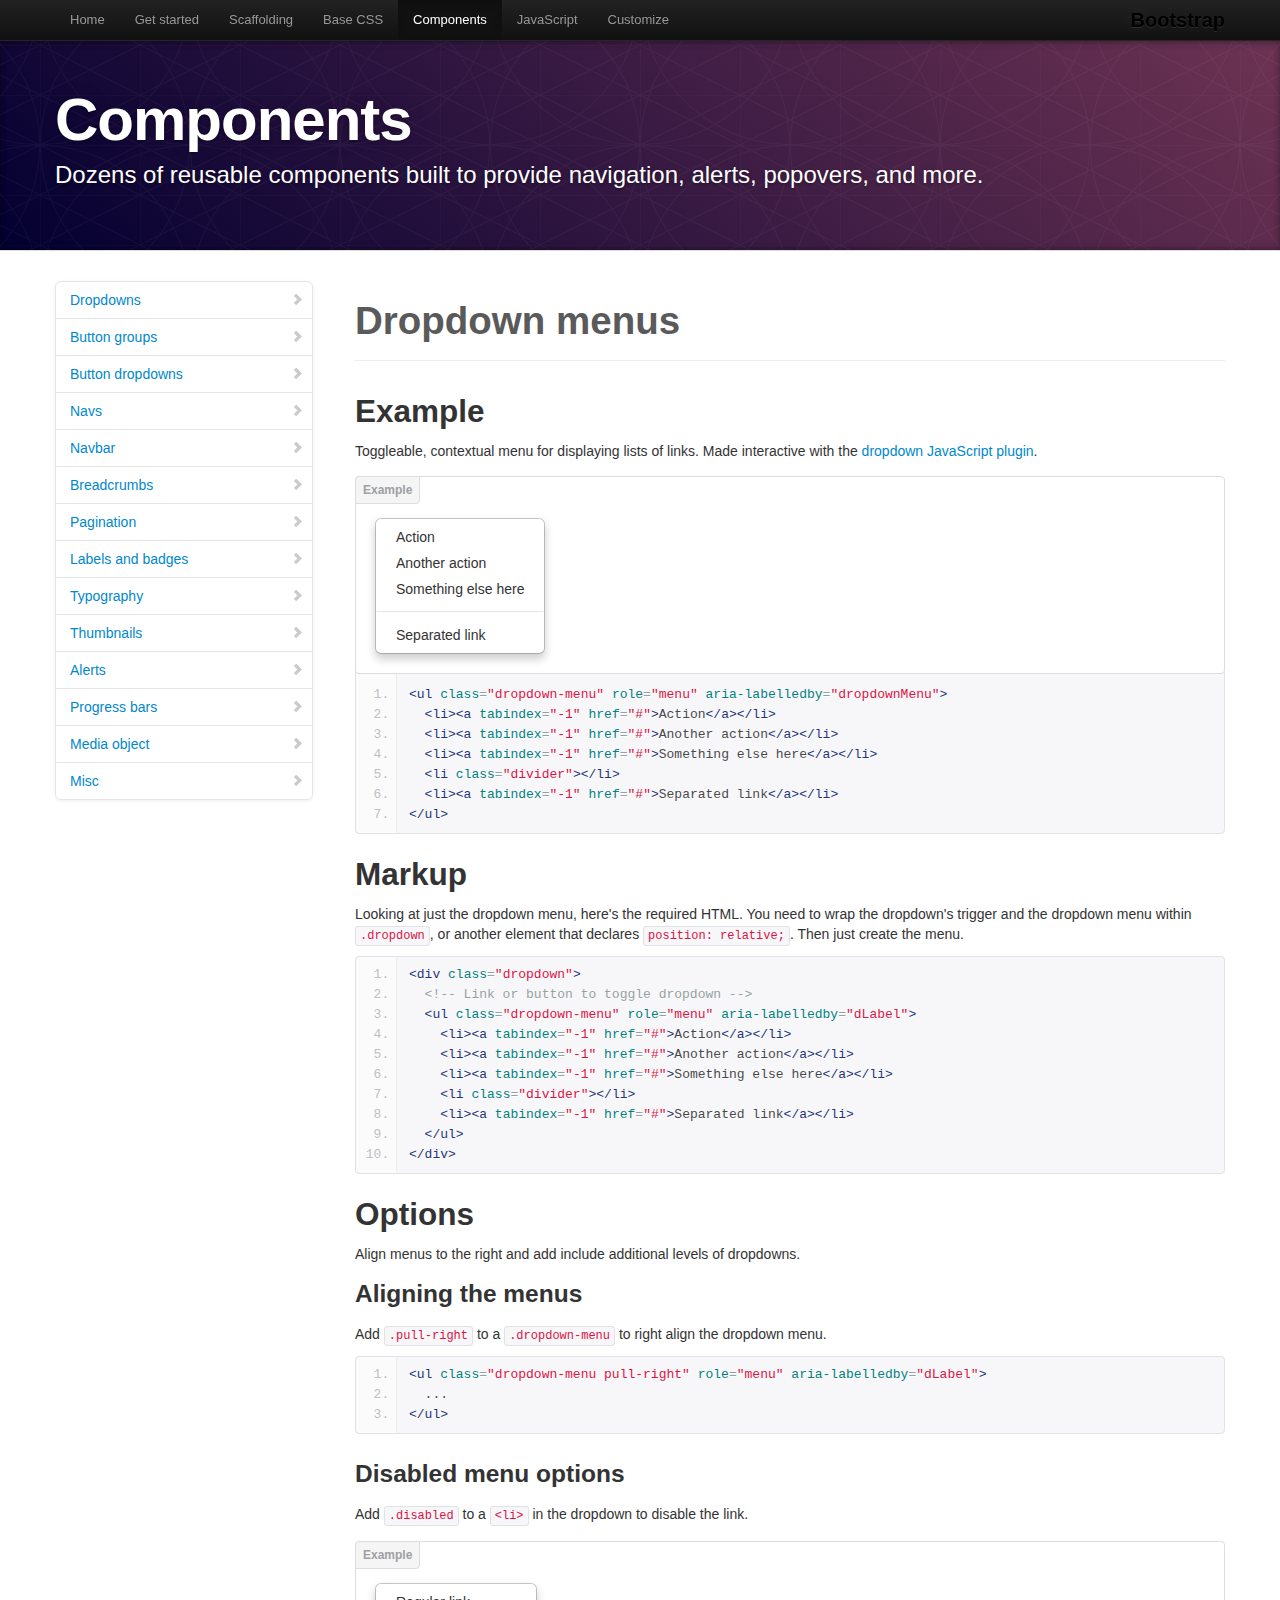
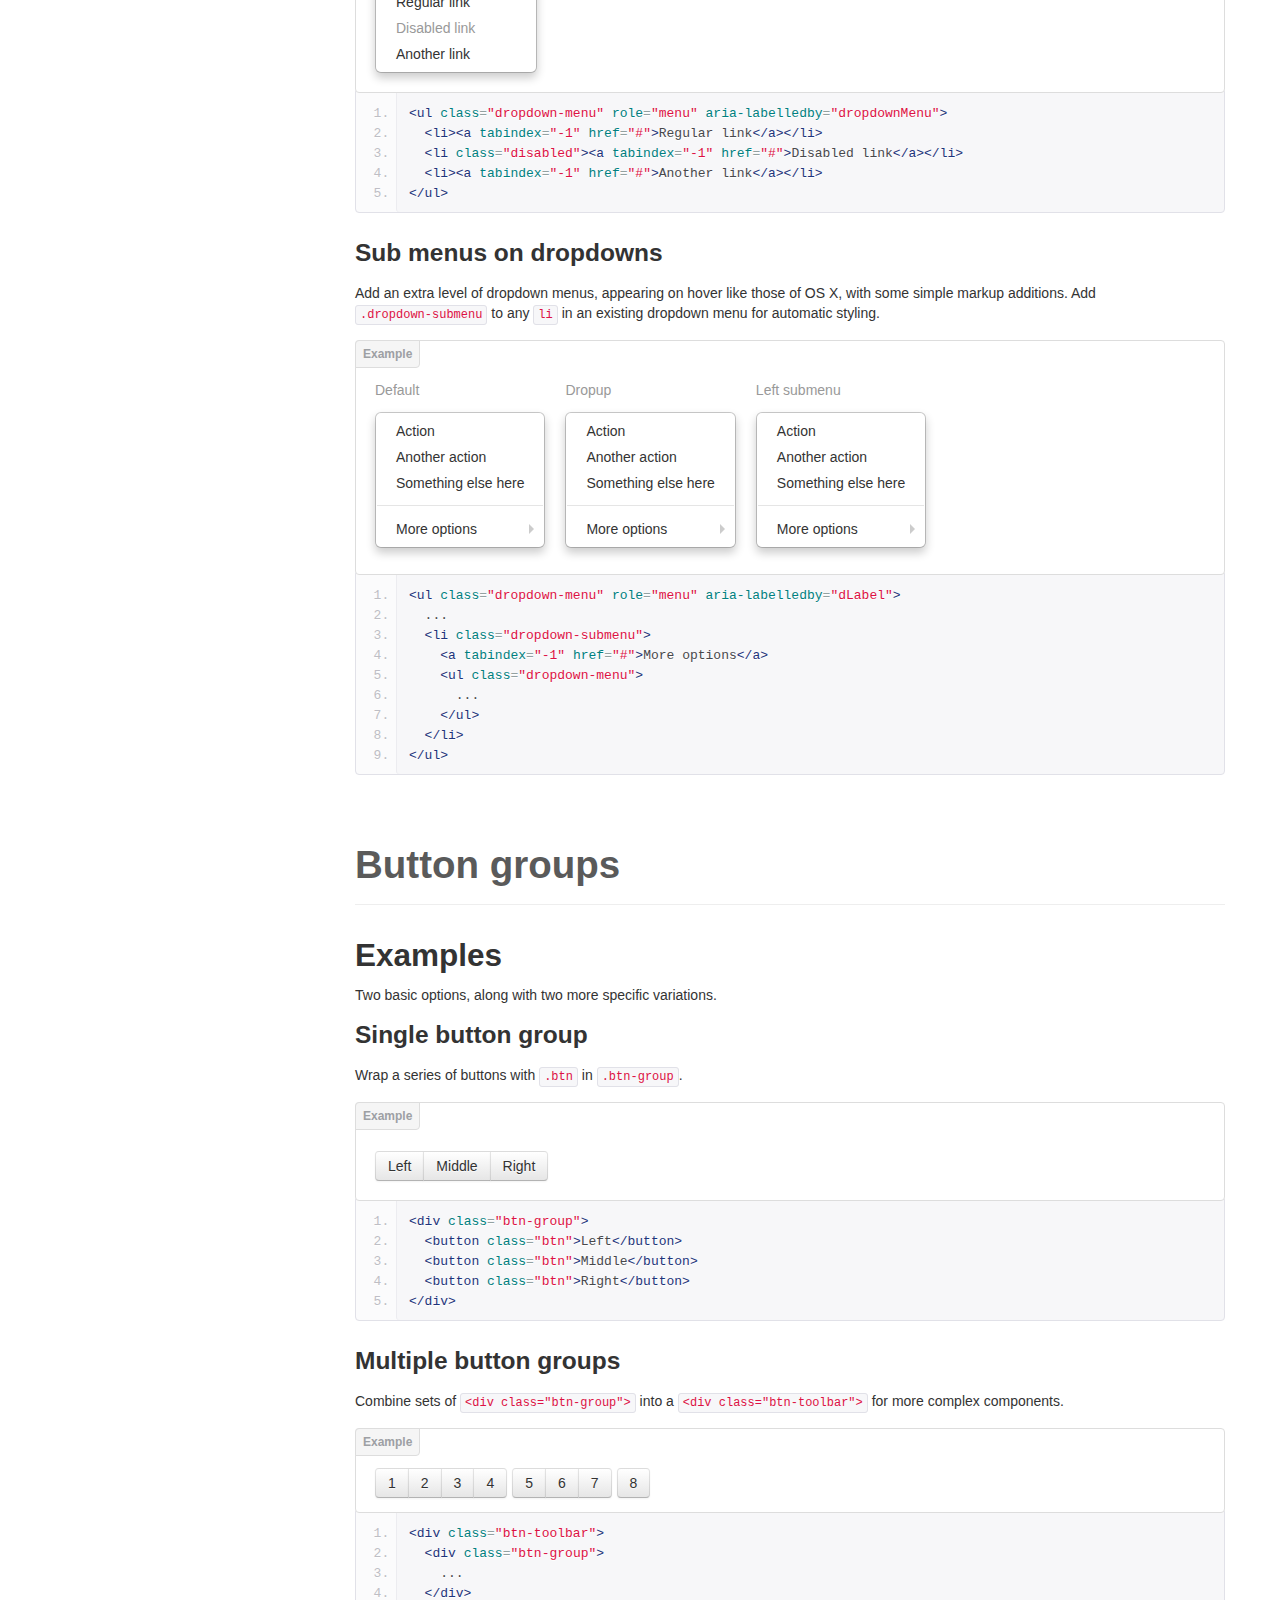
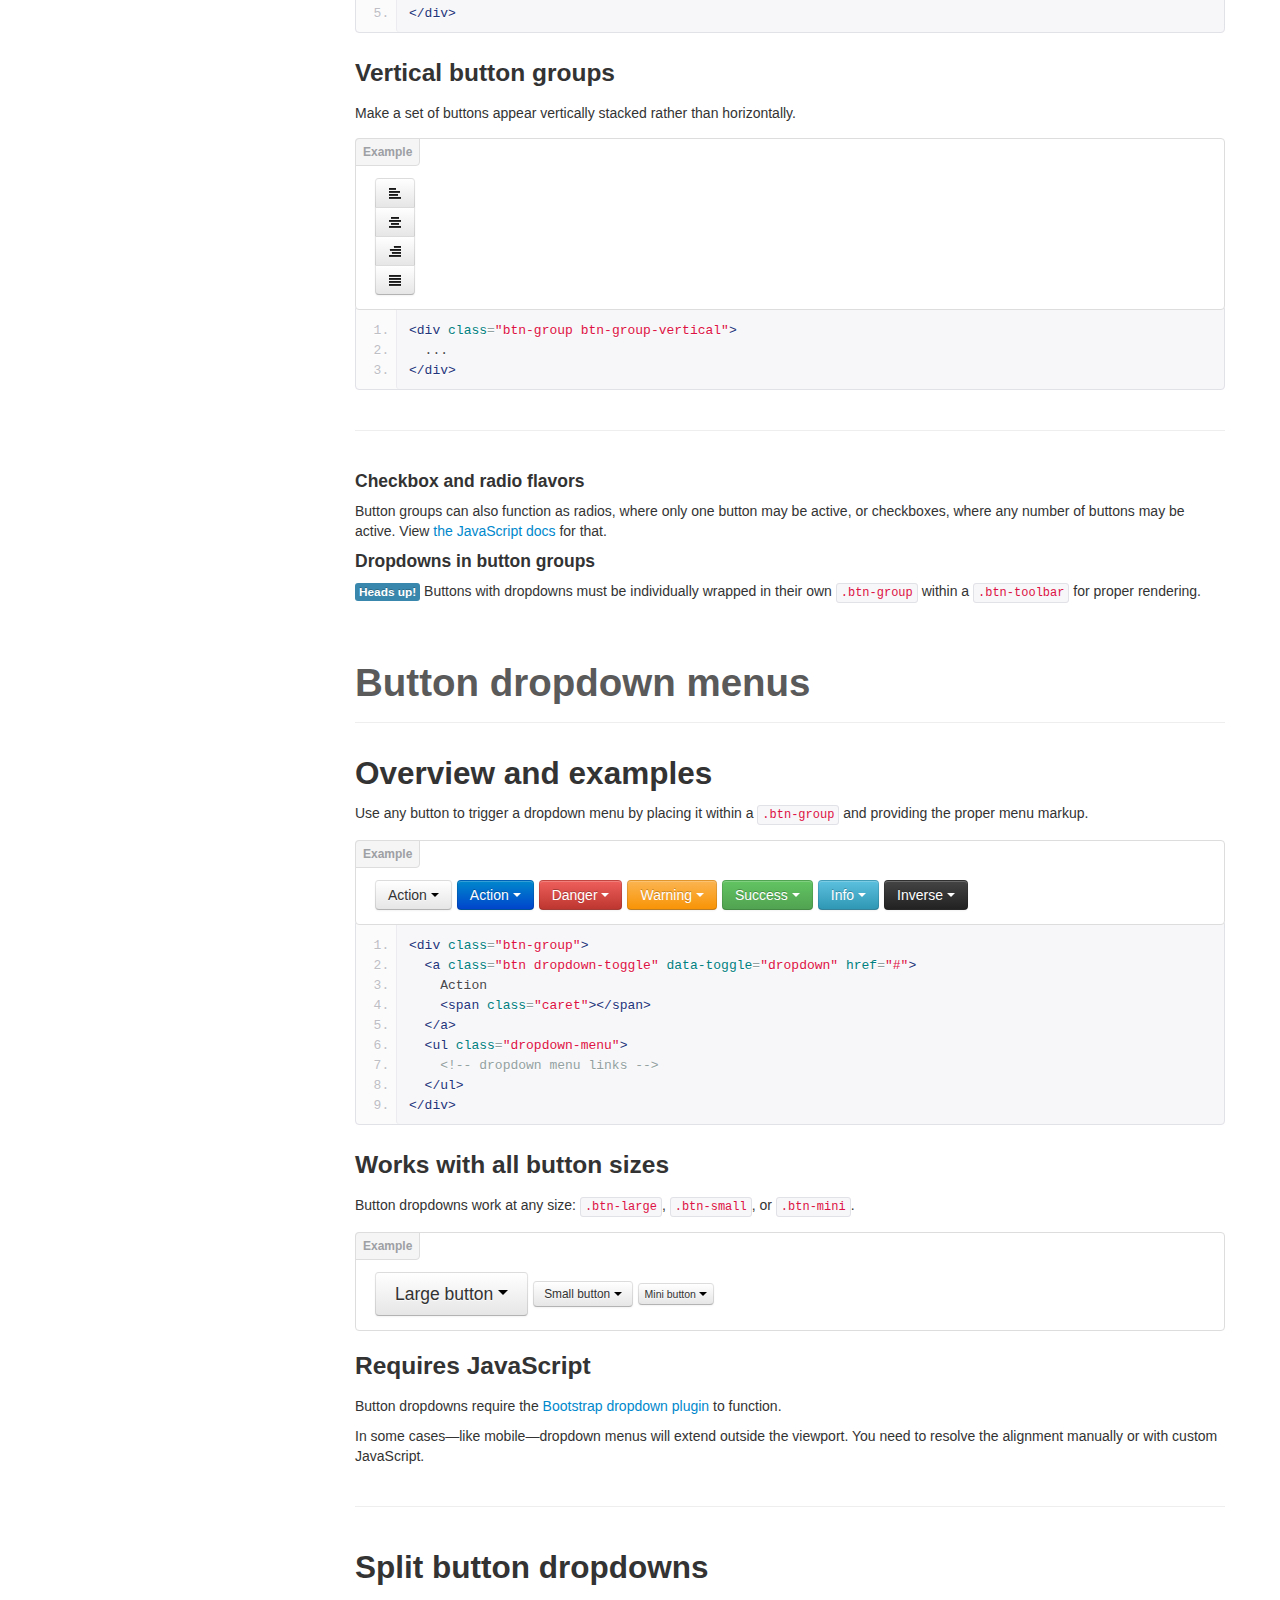
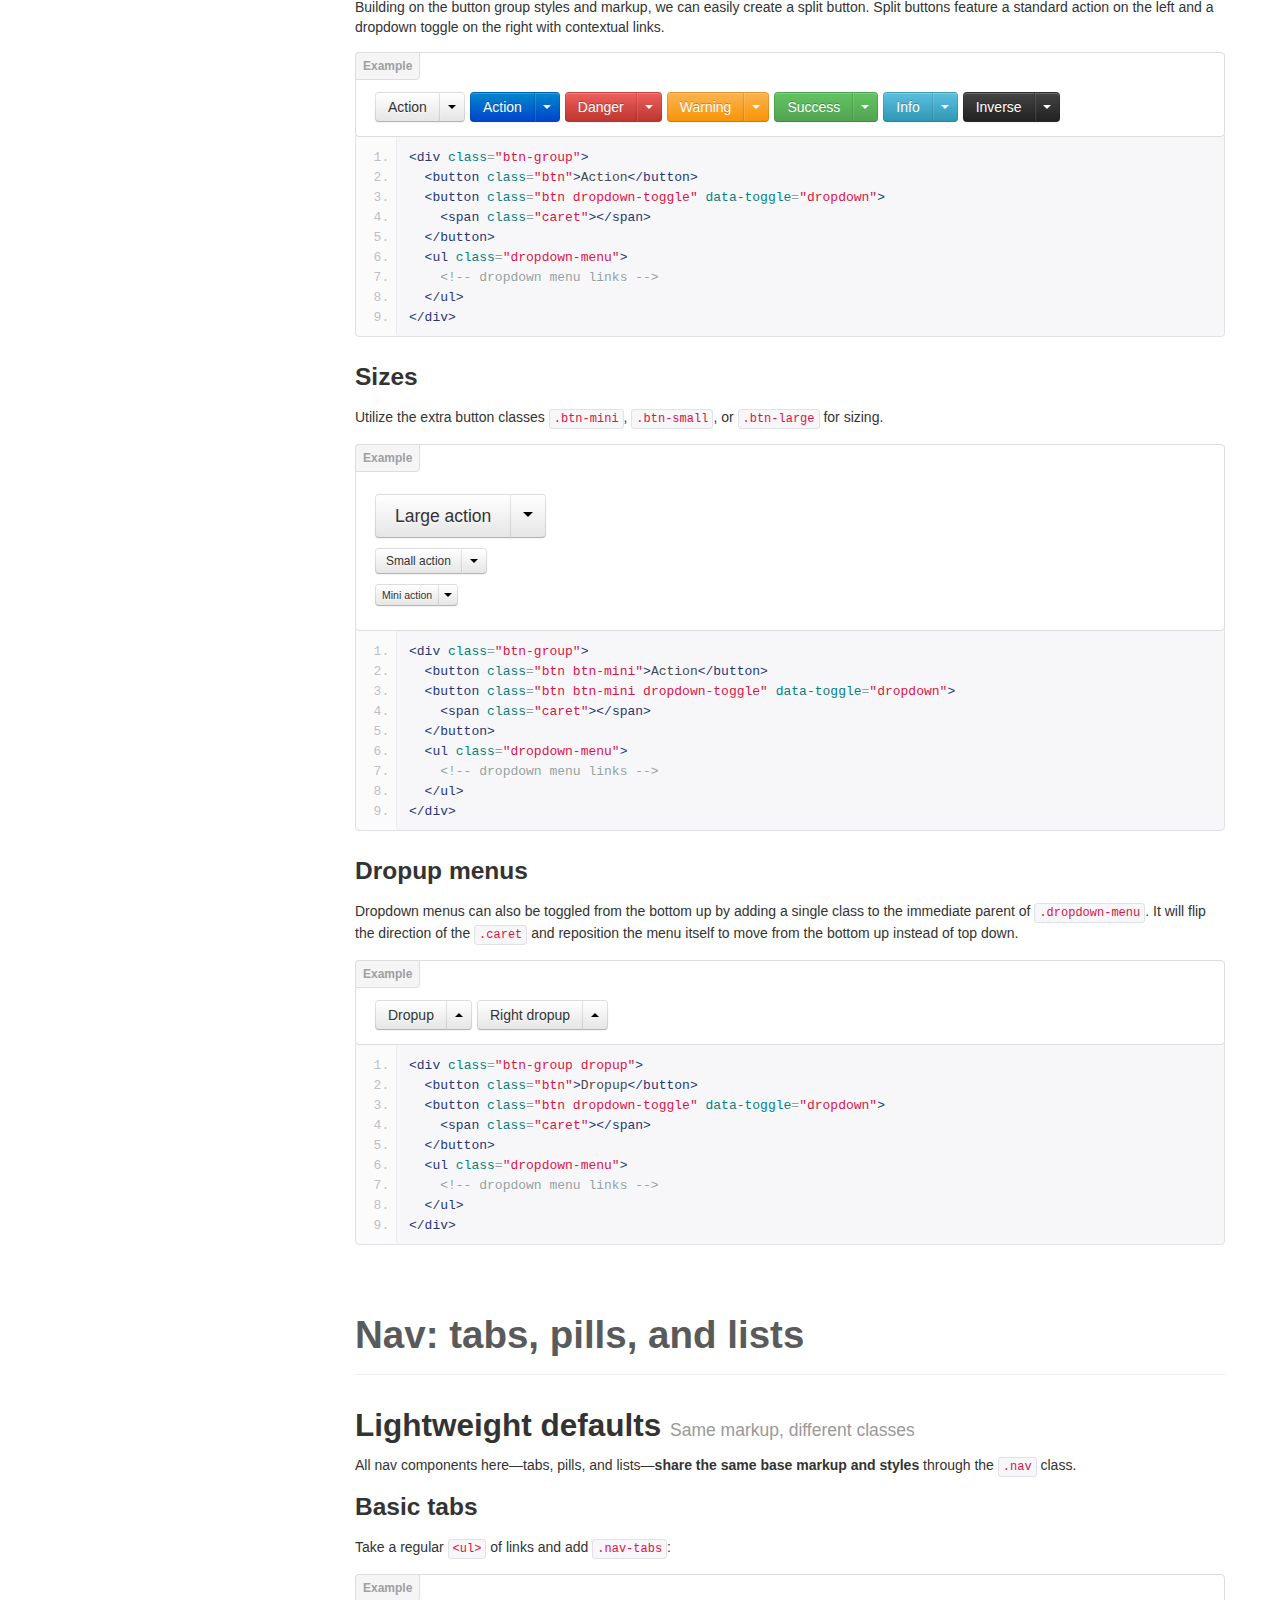
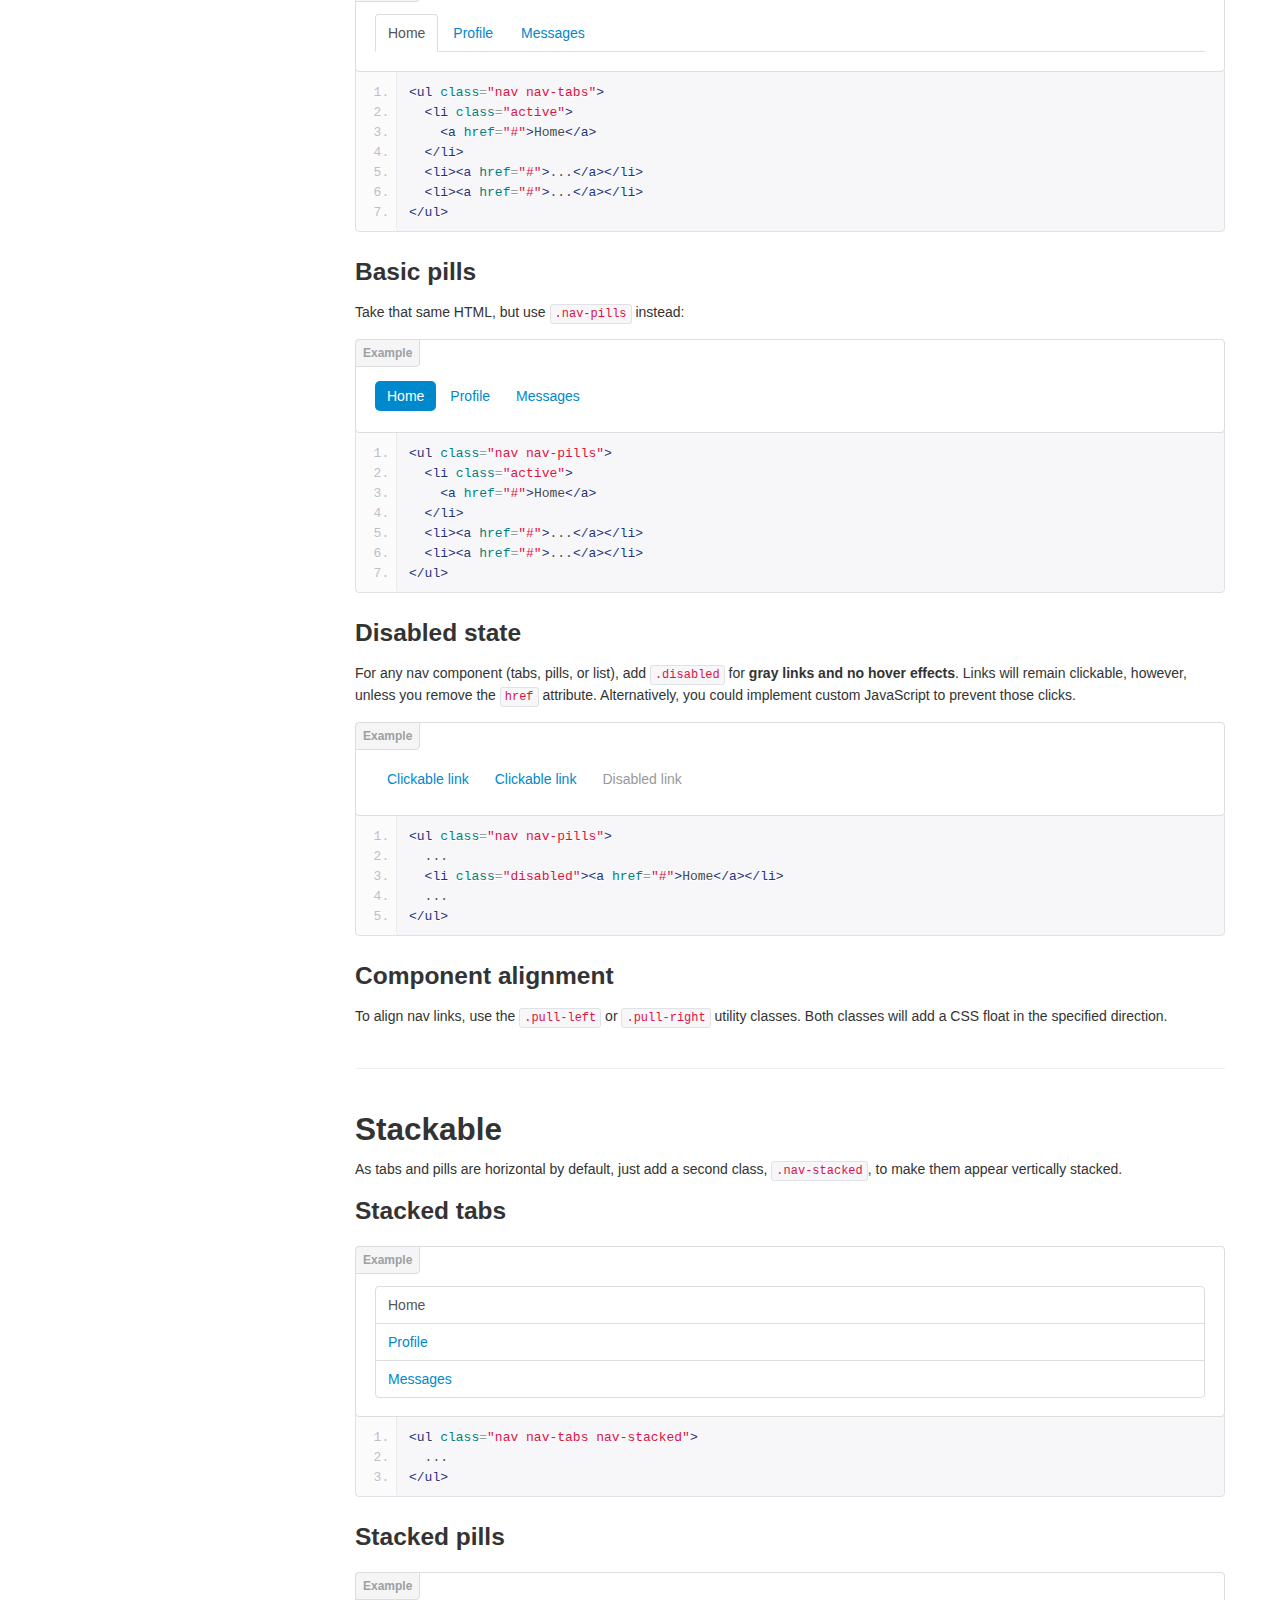
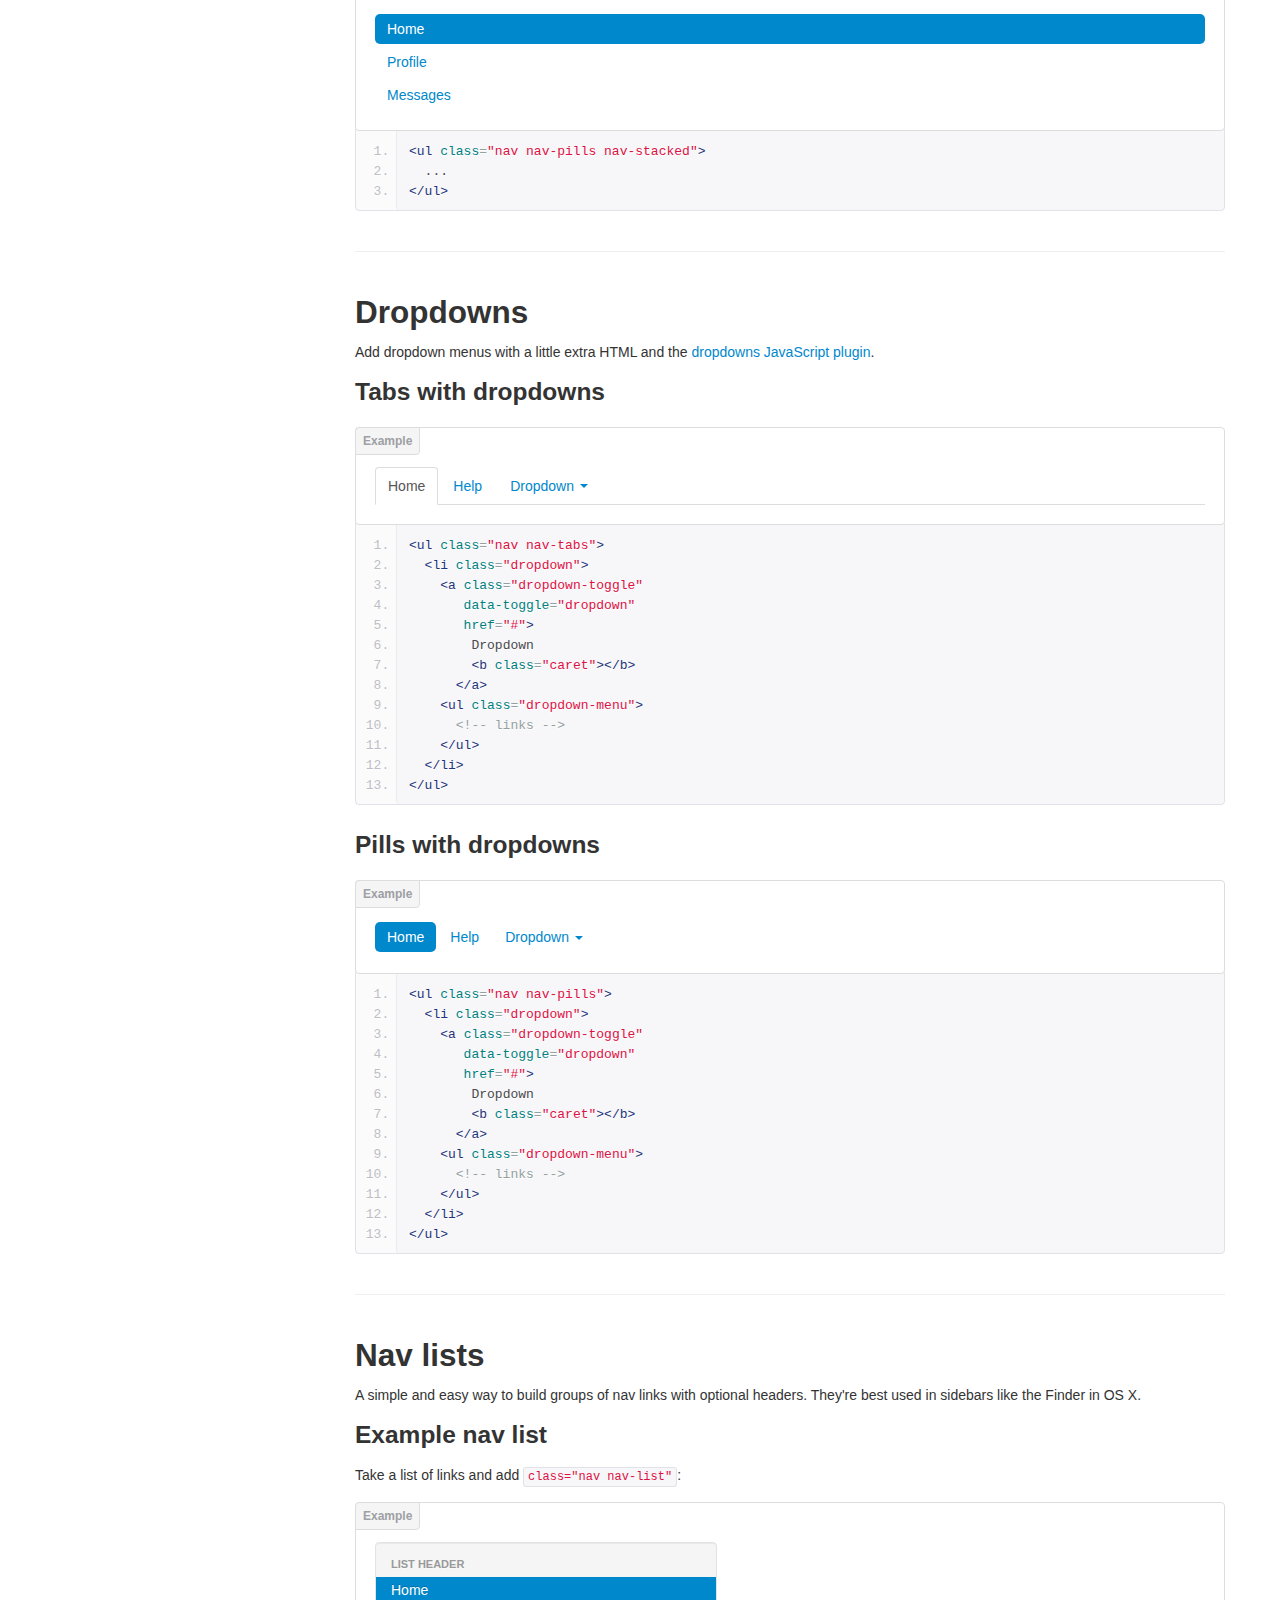
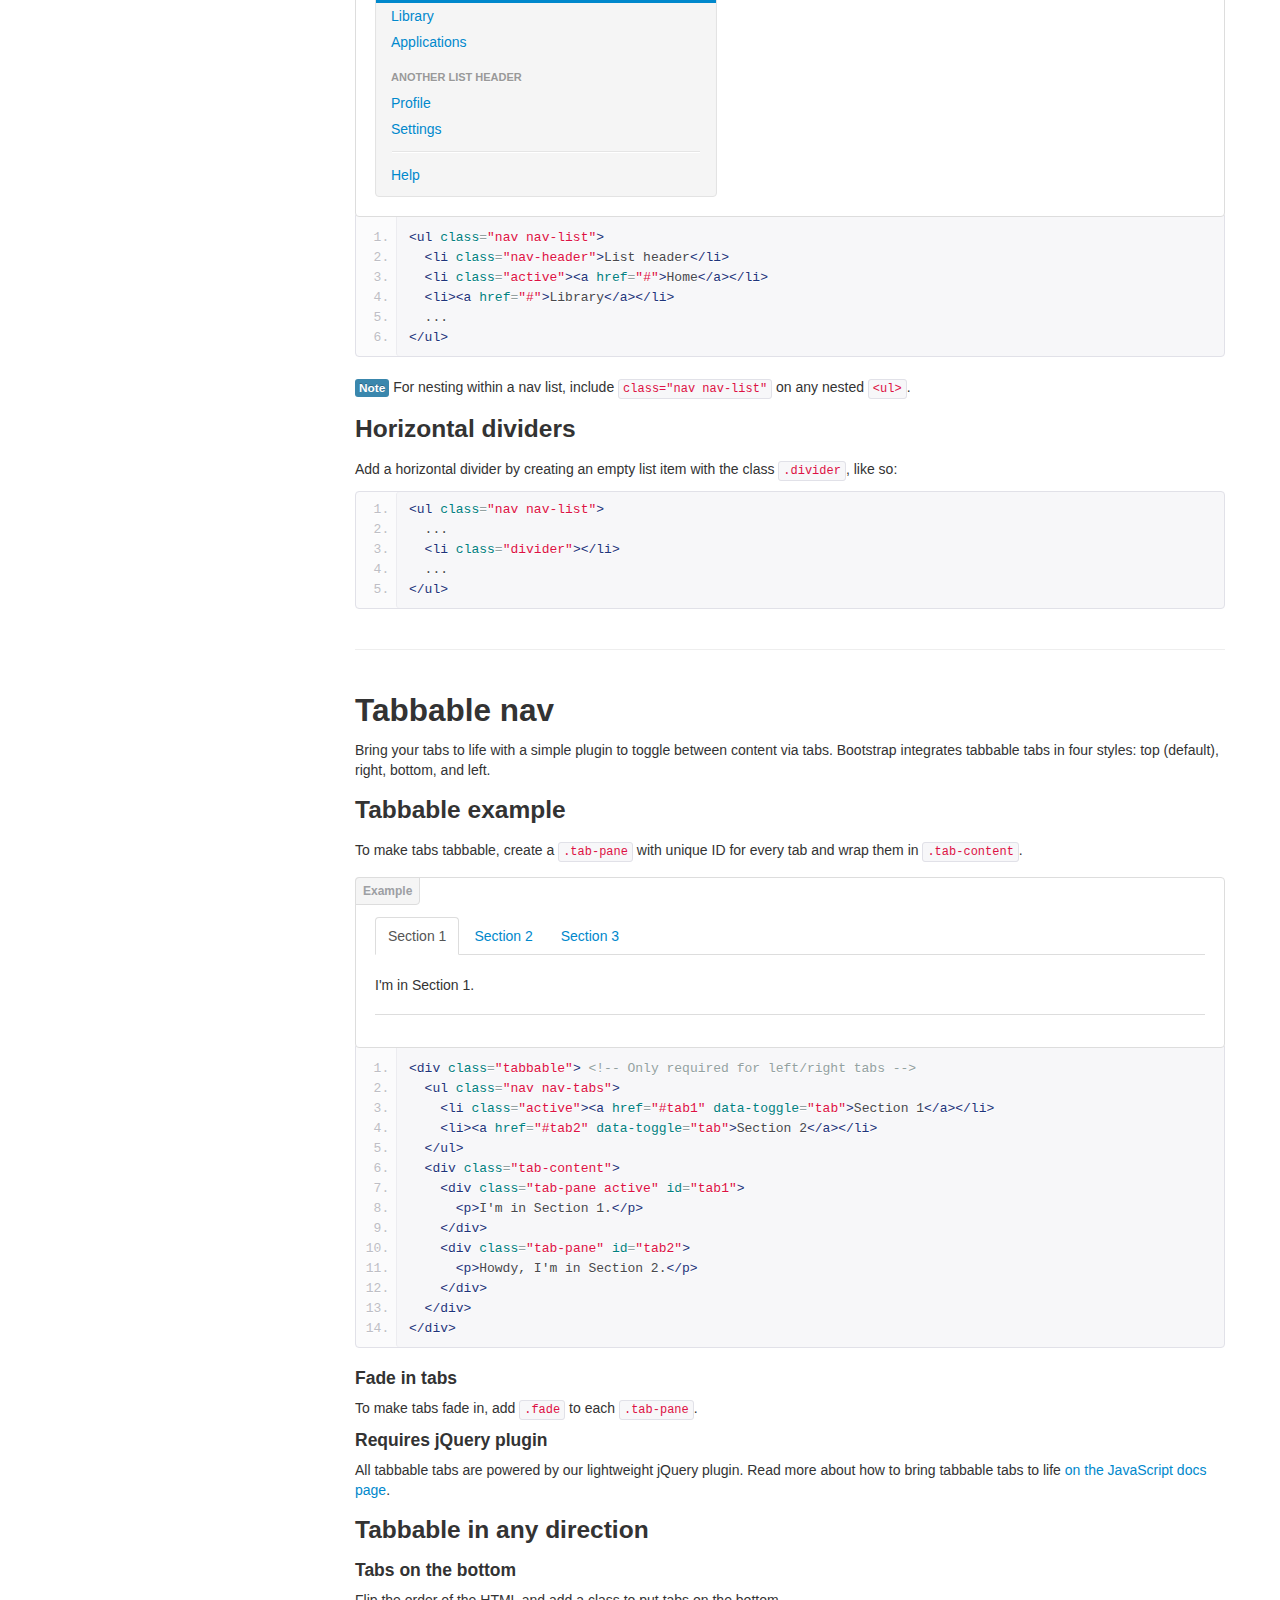
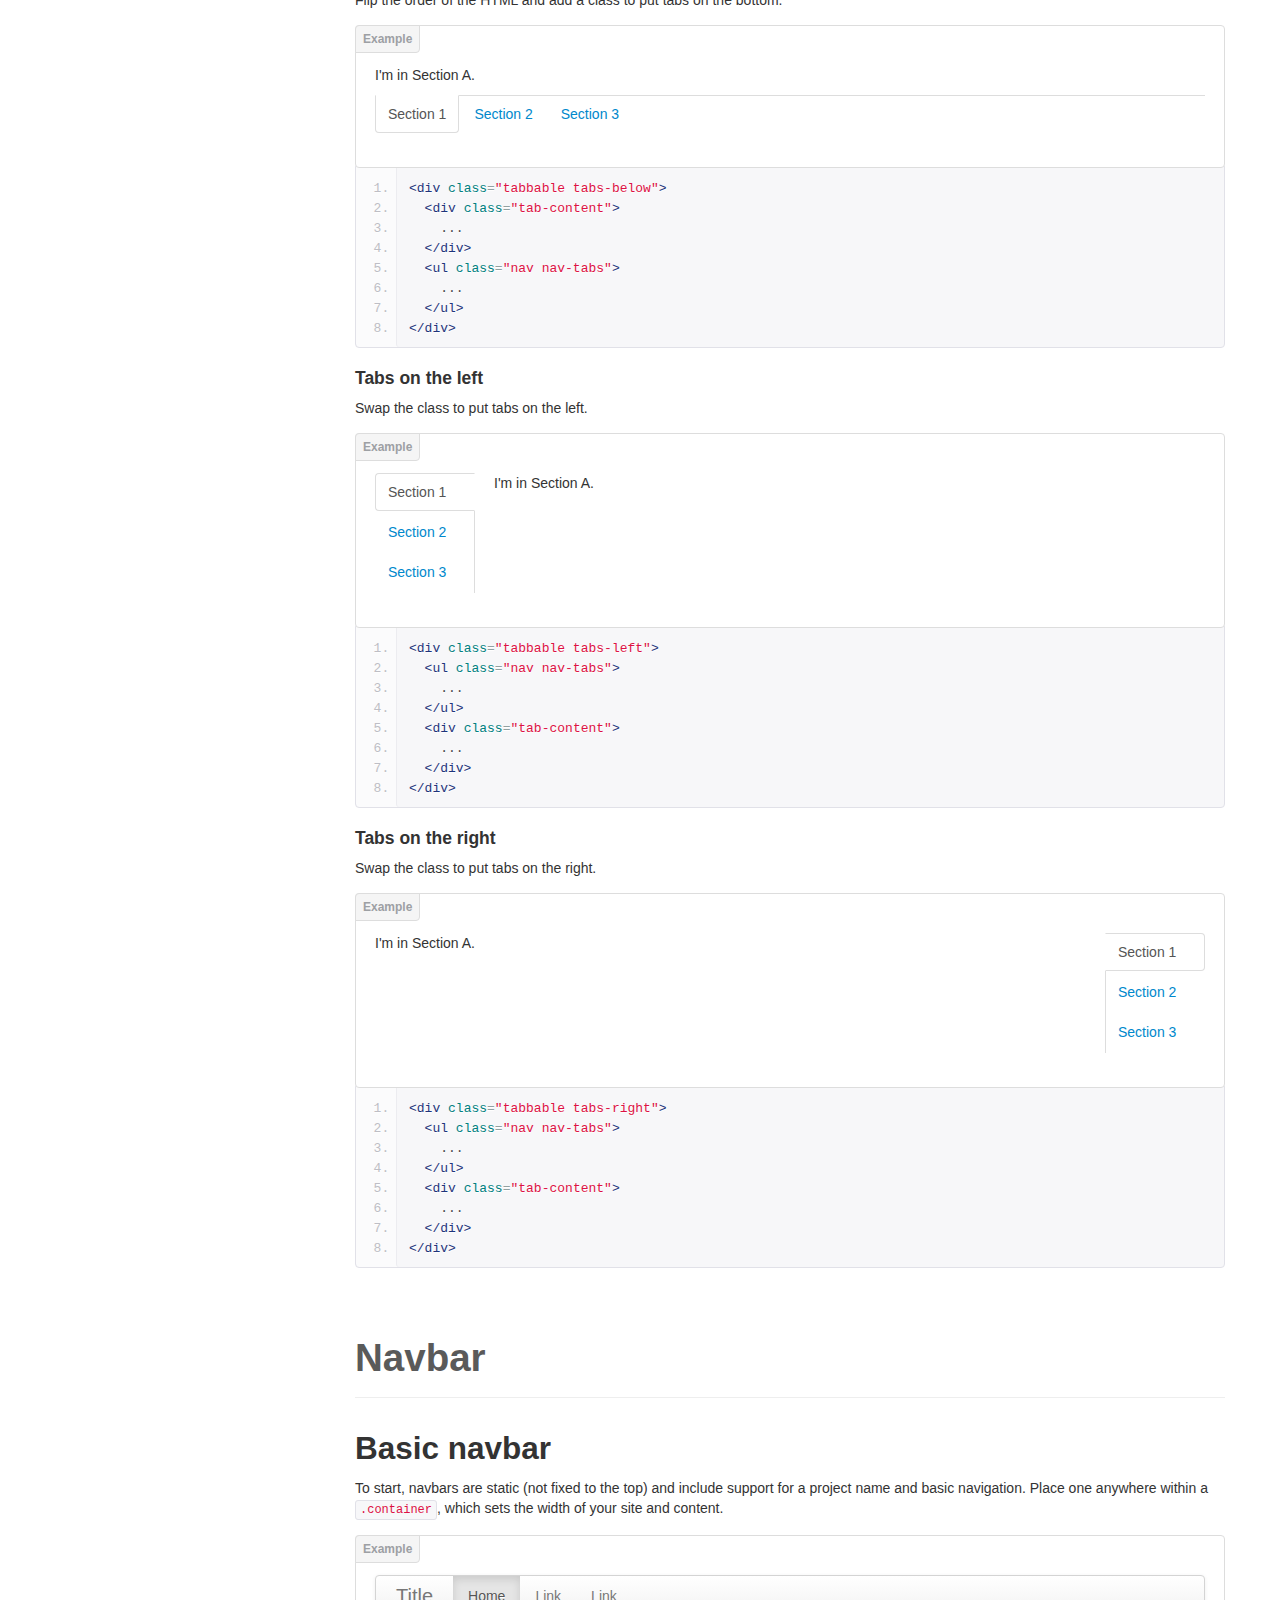
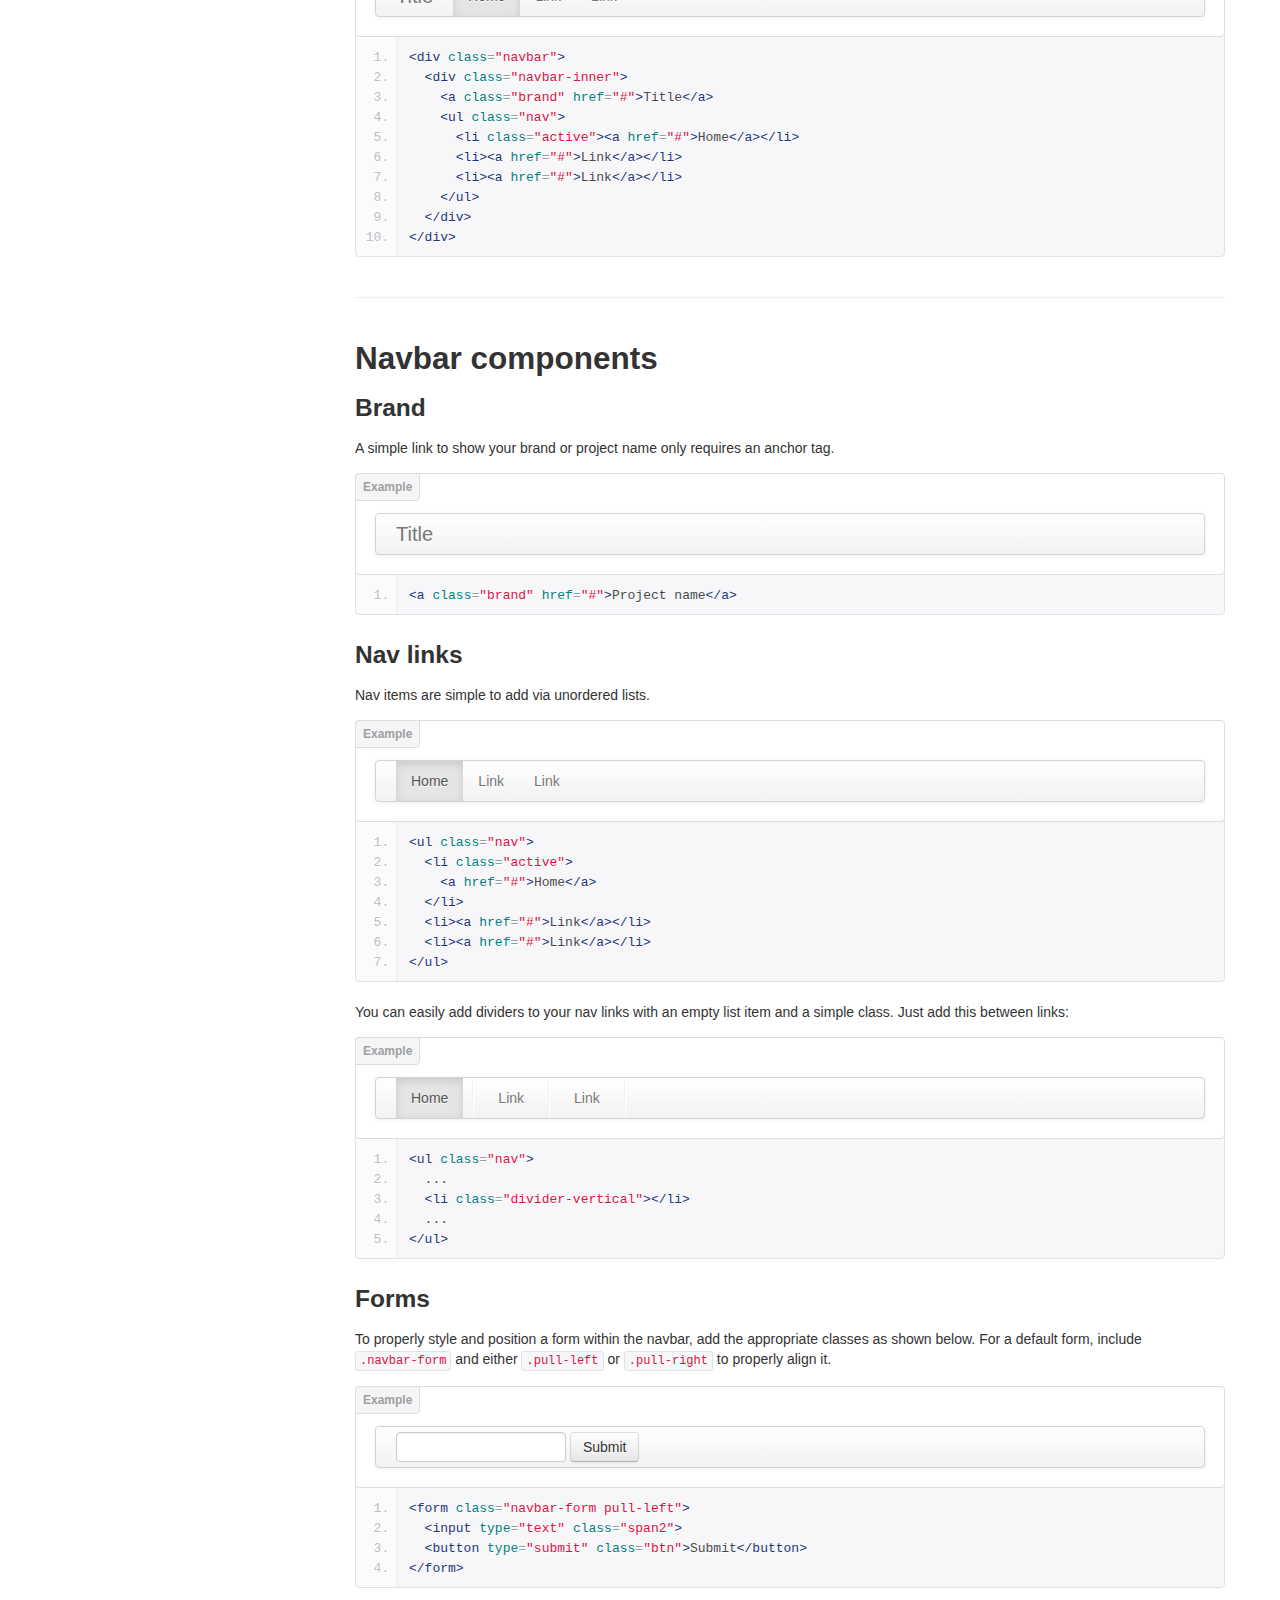
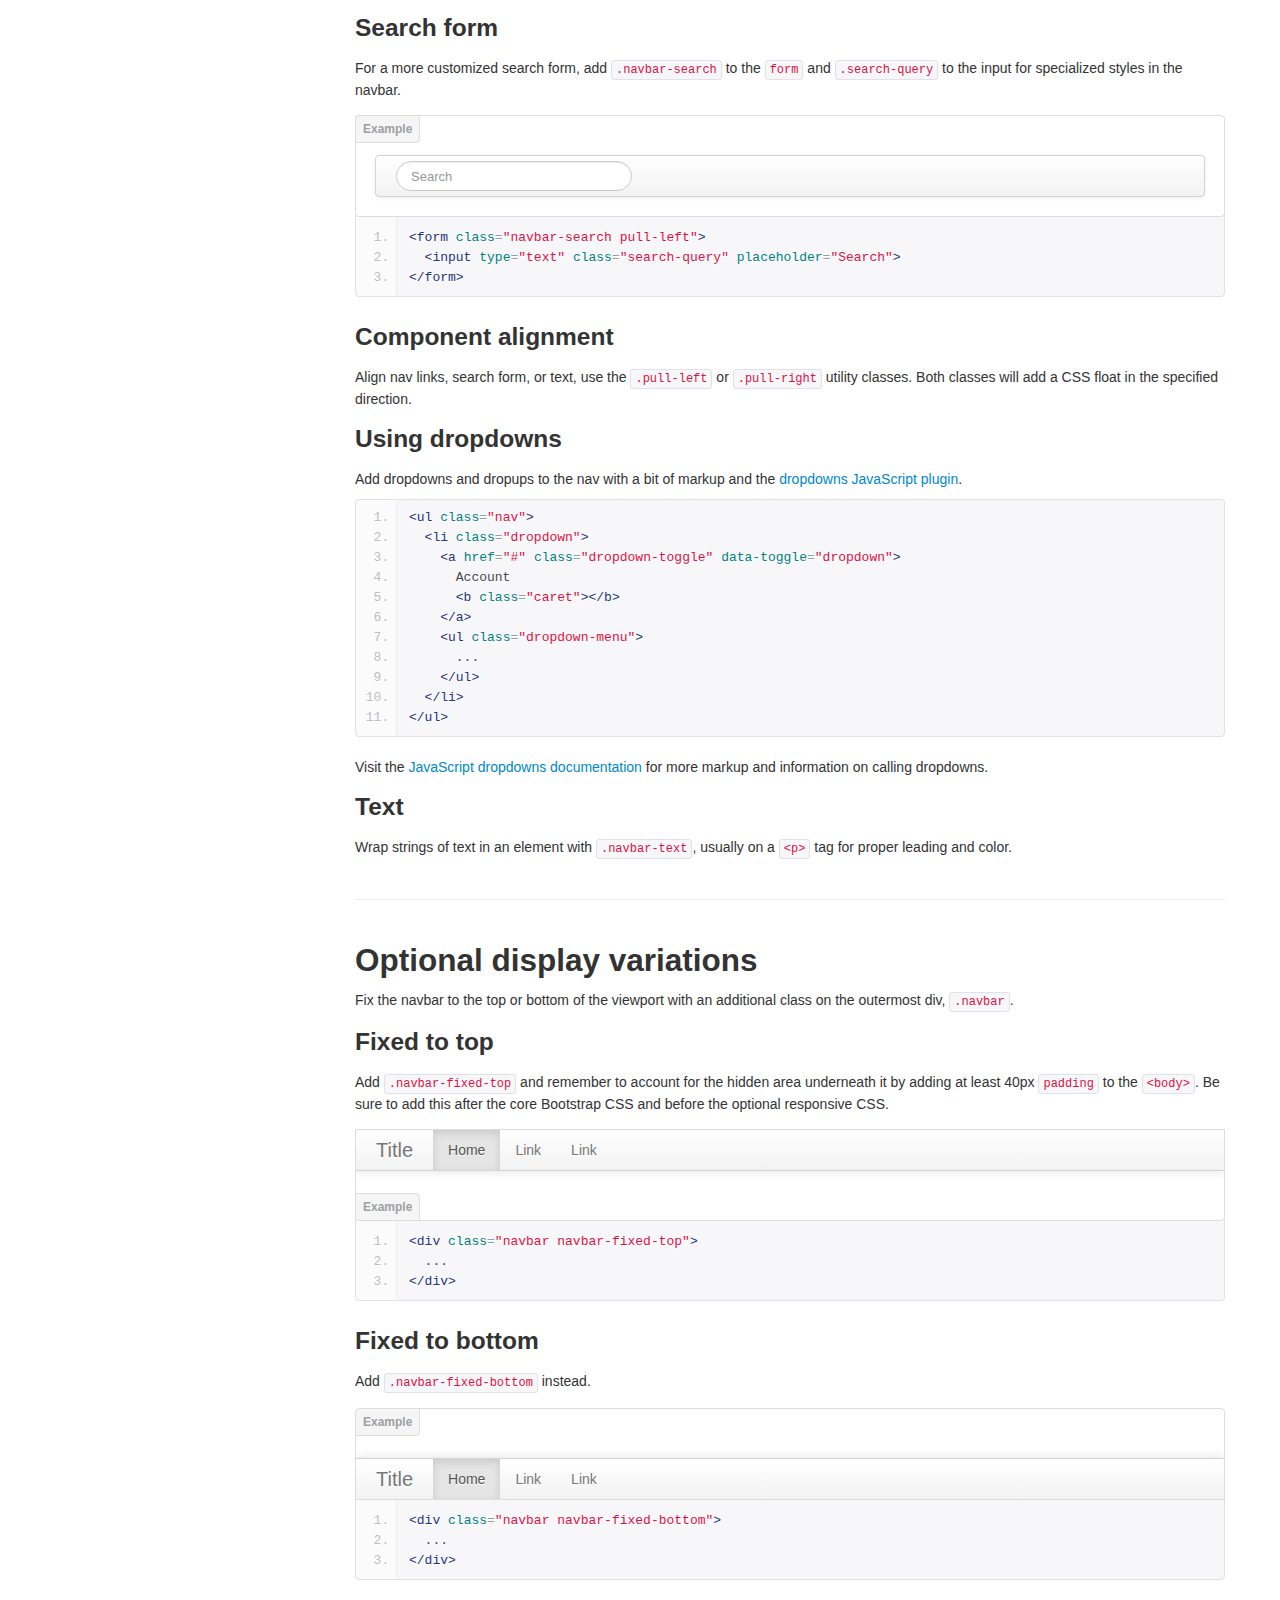
<file: components/bootstrap/docs/components.html>
<!DOCTYPE html>
<html lang="en">
  <head>
    <meta charset="utf-8">
    <title>Components · Bootstrap</title>
    <meta name="viewport" content="width=device-width, initial-scale=1.0">
    <meta name="description" content="">
    <meta name="author" content="">

    <!-- Le styles -->
    <link href="assets/css/bootstrap.css" rel="stylesheet">
    <link href="assets/css/bootstrap-responsive.css" rel="stylesheet">
    <link href="assets/css/docs.css" rel="stylesheet">
    <link href="assets/js/google-code-prettify/prettify.css" rel="stylesheet">

    <!-- Le HTML5 shim, for IE6-8 support of HTML5 elements -->
    <!--[if lt IE 9]>
      <script src="assets/js/html5shiv.js"></script>
    <![endif]-->

    <!-- Le fav and touch icons -->
    <link rel="apple-touch-icon-precomposed" sizes="144x144" href="assets/ico/apple-touch-icon-144-precomposed.png">
    <link rel="apple-touch-icon-precomposed" sizes="114x114" href="assets/ico/apple-touch-icon-114-precomposed.png">
      <link rel="apple-touch-icon-precomposed" sizes="72x72" href="assets/ico/apple-touch-icon-72-precomposed.png">
                    <link rel="apple-touch-icon-precomposed" href="assets/ico/apple-touch-icon-57-precomposed.png">
                                   <link rel="shortcut icon" href="assets/ico/favicon.png">

    <script type="text/javascript">
      var _gaq = _gaq || [];
      _gaq.push(['_setAccount', 'UA-146052-10']);
      _gaq.push(['_trackPageview']);
      (function() {
        var ga = document.createElement('script'); ga.type = 'text/javascript'; ga.async = true;
        ga.src = ('https:' == document.location.protocol ? 'https://ssl' : 'http://www') + '.google-analytics.com/ga.js';
        var s = document.getElementsByTagName('script')[0]; s.parentNode.insertBefore(ga, s);
      })();
    </script>
  </head>

  <body data-spy="scroll" data-target=".bs-docs-sidebar">

    <!-- Navbar
    ================================================== -->
    <div class="navbar navbar-inverse navbar-fixed-top">
      <div class="navbar-inner">
        <div class="container">
          <button type="button" class="btn btn-navbar" data-toggle="collapse" data-target=".nav-collapse">
            <span class="icon-bar"></span>
            <span class="icon-bar"></span>
            <span class="icon-bar"></span>
          </button>
          <a class="brand" href="./index.html">Bootstrap</a>
          <div class="nav-collapse collapse">
            <ul class="nav">
              <li class="">
                <a href="./index.html">Home</a>
              </li>
              <li class="">
                <a href="./getting-started.html">Get started</a>
              </li>
              <li class="">
                <a href="./scaffolding.html">Scaffolding</a>
              </li>
              <li class="">
                <a href="./base-css.html">Base CSS</a>
              </li>
              <li class="active">
                <a href="./components.html">Components</a>
              </li>
              <li class="">
                <a href="./javascript.html">JavaScript</a>
              </li>
              <li class="">
                <a href="./customize.html">Customize</a>
              </li>
            </ul>
          </div>
        </div>
      </div>
    </div>

<!-- Subhead
================================================== -->
<header class="jumbotron subhead" id="overview">
  <div class="container">
    <h1>Components</h1>
    <p class="lead">Dozens of reusable components built to provide navigation, alerts, popovers, and more.</p>
  </div>
</header>


  <div class="container">

    <!-- Docs nav
    ================================================== -->
    <div class="row">
      <div class="span3 bs-docs-sidebar">
        <ul class="nav nav-list bs-docs-sidenav">
          <li><a href="#dropdowns"><i class="icon-chevron-right"></i> Dropdowns</a></li>
          <li><a href="#buttonGroups"><i class="icon-chevron-right"></i> Button groups</a></li>
          <li><a href="#buttonDropdowns"><i class="icon-chevron-right"></i> Button dropdowns</a></li>
          <li><a href="#navs"><i class="icon-chevron-right"></i> Navs</a></li>
          <li><a href="#navbar"><i class="icon-chevron-right"></i> Navbar</a></li>
          <li><a href="#breadcrumbs"><i class="icon-chevron-right"></i> Breadcrumbs</a></li>
          <li><a href="#pagination"><i class="icon-chevron-right"></i> Pagination</a></li>
          <li><a href="#labels-badges"><i class="icon-chevron-right"></i> Labels and badges</a></li>
          <li><a href="#typography"><i class="icon-chevron-right"></i> Typography</a></li>
          <li><a href="#thumbnails"><i class="icon-chevron-right"></i> Thumbnails</a></li>
          <li><a href="#alerts"><i class="icon-chevron-right"></i> Alerts</a></li>
          <li><a href="#progress"><i class="icon-chevron-right"></i> Progress bars</a></li>
          <li><a href="#media"><i class="icon-chevron-right"></i> Media object</a></li>
          <li><a href="#misc"><i class="icon-chevron-right"></i> Misc</a></li>
        </ul>
      </div>
      <div class="span9">



        <!-- Dropdowns
        ================================================== -->
        <section id="dropdowns">
          <div class="page-header">
            <h1>Dropdown menus</h1>
          </div>

          <h2>Example</h2>
          <p>Toggleable, contextual menu for displaying lists of links. Made interactive with the <a href="./javascript.html#dropdowns">dropdown JavaScript plugin</a>.</p>
          <div class="bs-docs-example">
            <div class="dropdown clearfix">
              <ul class="dropdown-menu" role="menu" aria-labelledby="dropdownMenu" style="display: block; position: static; margin-bottom: 5px; *width: 180px;">
                <li><a tabindex="-1" href="#">Action</a></li>
                <li><a tabindex="-1" href="#">Another action</a></li>
                <li><a tabindex="-1" href="#">Something else here</a></li>
                <li class="divider"></li>
                <li><a tabindex="-1" href="#">Separated link</a></li>
              </ul>
            </div>
          </div>
<pre class="prettyprint linenums">
&lt;ul class="dropdown-menu" role="menu" aria-labelledby="dropdownMenu"&gt;
  &lt;li&gt;&lt;a tabindex="-1" href="#"&gt;Action&lt;/a&gt;&lt;/li&gt;
  &lt;li&gt;&lt;a tabindex="-1" href="#"&gt;Another action&lt;/a&gt;&lt;/li&gt;
  &lt;li&gt;&lt;a tabindex="-1" href="#"&gt;Something else here&lt;/a&gt;&lt;/li&gt;
  &lt;li class="divider"&gt;&lt;/li&gt;
  &lt;li&gt;&lt;a tabindex="-1" href="#"&gt;Separated link&lt;/a&gt;&lt;/li&gt;
&lt;/ul&gt;
</pre>

          <h2>Markup</h2>
          <p>Looking at just the dropdown menu, here's the required HTML. You need to wrap the dropdown's trigger and the dropdown menu within <code>.dropdown</code>, or another element that declares <code>position: relative;</code>. Then just create the menu.</p>

<pre class="prettyprint linenums">
&lt;div class="dropdown"&gt;
  &lt;!-- Link or button to toggle dropdown --&gt;
  &lt;ul class="dropdown-menu" role="menu" aria-labelledby="dLabel"&gt;
    &lt;li&gt;&lt;a tabindex="-1" href="#"&gt;Action&lt;/a&gt;&lt;/li&gt;
    &lt;li&gt;&lt;a tabindex="-1" href="#"&gt;Another action&lt;/a&gt;&lt;/li&gt;
    &lt;li&gt;&lt;a tabindex="-1" href="#"&gt;Something else here&lt;/a&gt;&lt;/li&gt;
    &lt;li class="divider"&gt;&lt;/li&gt;
    &lt;li&gt;&lt;a tabindex="-1" href="#"&gt;Separated link&lt;/a&gt;&lt;/li&gt;
  &lt;/ul&gt;
&lt;/div&gt;
</pre>

          <h2>Options</h2>
          <p>Align menus to the right and add include additional levels of dropdowns.</p>

          <h3>Aligning the menus</h3>
          <p>Add <code>.pull-right</code> to a <code>.dropdown-menu</code> to right align the dropdown menu.</p>
<pre class="prettyprint linenums">
&lt;ul class="dropdown-menu pull-right" role="menu" aria-labelledby="dLabel"&gt;
  ...
&lt;/ul&gt;
</pre>

          <h3>Disabled menu options</h3>
          <p>Add <code>.disabled</code> to a <code>&lt;li&gt;</code> in the dropdown to disable the link.</p>
          <div class="bs-docs-example">
            <div class="dropdown clearfix">
              <ul class="dropdown-menu" role="menu" aria-labelledby="dropdownMenu" style="display: block; position: static; margin-bottom: 5px; *width: 180px;">
                <li><a tabindex="-1" href="#">Regular link</a></li>
                <li class="disabled"><a tabindex="-1" href="#">Disabled link</a></li>
                <li><a tabindex="-1" href="#">Another link</a></li>
              </ul>
            </div>
          </div>
<pre class="prettyprint linenums">
&lt;ul class="dropdown-menu" role="menu" aria-labelledby="dropdownMenu"&gt;
  &lt;li&gt;&lt;a tabindex="-1" href="#"&gt;Regular link&lt;/a&gt;&lt;/li&gt;
  &lt;li class="disabled"&gt;&lt;a tabindex="-1" href="#"&gt;Disabled link&lt;/a&gt;&lt;/li&gt;
  &lt;li&gt;&lt;a tabindex="-1" href="#"&gt;Another link&lt;/a&gt;&lt;/li&gt;
&lt;/ul&gt;
</pre>

          <h3>Sub menus on dropdowns</h3>
          <p>Add an extra level of dropdown menus, appearing on hover like those of OS X, with some simple markup additions. Add <code>.dropdown-submenu</code> to any <code>li</code> in an existing dropdown menu for automatic styling.</p>
          <div class="bs-docs-example bs-docs-example-submenus">

            <div class="pull-left">
              <p class="muted">Default</p>
              <div class="dropdown clearfix">
                <ul class="dropdown-menu" role="menu" aria-labelledby="dropdownMenu">
                  <li><a tabindex="-1" href="#">Action</a></li>
                  <li><a tabindex="-1" href="#">Another action</a></li>
                  <li><a tabindex="-1" href="#">Something else here</a></li>
                  <li class="divider"></li>
                  <li class="dropdown-submenu">
                    <a tabindex="-1" href="#">More options</a>
                    <ul class="dropdown-menu">
                      <li><a tabindex="-1" href="#">Second level link</a></li>
                      <li><a tabindex="-1" href="#">Second level link</a></li>
                      <li><a tabindex="-1" href="#">Second level link</a></li>
                      <li><a tabindex="-1" href="#">Second level link</a></li>
                      <li><a tabindex="-1" href="#">Second level link</a></li>
                    </ul>
                  </li>
                </ul>
              </div>
            </div>

            <div class="pull-left">
              <p class="muted">Dropup</p>
              <div class="dropup">
                <ul class="dropdown-menu" role="menu" aria-labelledby="dropdownMenu">
                  <li><a tabindex="-1" href="#">Action</a></li>
                  <li><a tabindex="-1" href="#">Another action</a></li>
                  <li><a tabindex="-1" href="#">Something else here</a></li>
                  <li class="divider"></li>
                  <li class="dropdown-submenu">
                    <a tabindex="-1" href="#">More options</a>
                    <ul class="dropdown-menu">
                      <li><a tabindex="-1" href="#">Second level link</a></li>
                      <li><a tabindex="-1" href="#">Second level link</a></li>
                      <li><a tabindex="-1" href="#">Second level link</a></li>
                      <li><a tabindex="-1" href="#">Second level link</a></li>
                      <li><a tabindex="-1" href="#">Second level link</a></li>
                    </ul>
                  </li>
                </ul>
              </div>
            </div>

            <div class="pull-left">
              <p class="muted">Left submenu</p>
              <div class="dropdown">
                <ul class="dropdown-menu" role="menu" aria-labelledby="dropdownMenu">
                  <li><a tabindex="-1" href="#">Action</a></li>
                  <li><a tabindex="-1" href="#">Another action</a></li>
                  <li><a tabindex="-1" href="#">Something else here</a></li>
                  <li class="divider"></li>
                  <li class="dropdown-submenu pull-left">
                    <a tabindex="-1" href="#">More options</a>
                    <ul class="dropdown-menu">
                      <li><a tabindex="-1" href="#">Second level link</a></li>
                      <li><a tabindex="-1" href="#">Second level link</a></li>
                      <li><a tabindex="-1" href="#">Second level link</a></li>
                      <li><a tabindex="-1" href="#">Second level link</a></li>
                      <li><a tabindex="-1" href="#">Second level link</a></li>
                    </ul>
                  </li>
                </ul>
              </div>
            </div>

          </div>
<pre class="prettyprint linenums">
&lt;ul class="dropdown-menu" role="menu" aria-labelledby="dLabel"&gt;
  ...
  &lt;li class="dropdown-submenu"&gt;
    &lt;a tabindex="-1" href="#"&gt;More options&lt;/a&gt;
    &lt;ul class="dropdown-menu"&gt;
      ...
    &lt;/ul&gt;
  &lt;/li&gt;
&lt;/ul&gt;
</pre>

        </section>




        <!-- Button Groups
        ================================================== -->
        <section id="buttonGroups">
          <div class="page-header">
            <h1>Button groups</h1>
          </div>

          <h2>Examples</h2>
          <p>Two basic options, along with two more specific variations.</p>

          <h3>Single button group</h3>
          <p>Wrap a series of buttons with <code>.btn</code> in <code>.btn-group</code>.</p>
          <div class="bs-docs-example">
            <div class="btn-group" style="margin: 9px 0 5px;">
              <button class="btn">Left</button>
              <button class="btn">Middle</button>
              <button class="btn">Right</button>
            </div>
          </div>
<pre class="prettyprint linenums">
&lt;div class="btn-group"&gt;
  &lt;button class="btn"&gt;Left&lt;/button&gt;
  &lt;button class="btn"&gt;Middle&lt;/button&gt;
  &lt;button class="btn"&gt;Right&lt;/button&gt;
&lt;/div&gt;
</pre>

          <h3>Multiple button groups</h3>
          <p>Combine sets of <code>&lt;div class="btn-group"&gt;</code> into a <code>&lt;div class="btn-toolbar"&gt;</code> for more complex components.</p>
          <div class="bs-docs-example">
            <div class="btn-toolbar" style="margin: 0;">
              <div class="btn-group">
                <button class="btn">1</button>
                <button class="btn">2</button>
                <button class="btn">3</button>
                <button class="btn">4</button>
              </div>
              <div class="btn-group">
                <button class="btn">5</button>
                <button class="btn">6</button>
                <button class="btn">7</button>
              </div>
              <div class="btn-group">
                <button class="btn">8</button>
              </div>
            </div>
          </div>
<pre class="prettyprint linenums">
&lt;div class="btn-toolbar"&gt;
  &lt;div class="btn-group"&gt;
    ...
  &lt;/div&gt;
&lt;/div&gt;
</pre>

          <h3>Vertical button groups</h3>
          <p>Make a set of buttons appear vertically stacked rather than horizontally.</p>
          <div class="bs-docs-example">
            <div class="btn-group btn-group-vertical">
              <button type="button" class="btn"><i class="icon-align-left"></i></button>
              <button type="button" class="btn"><i class="icon-align-center"></i></button>
              <button type="button" class="btn"><i class="icon-align-right"></i></button>
              <button type="button" class="btn"><i class="icon-align-justify"></i></button>
            </div>
          </div>
<pre class="prettyprint linenums">
&lt;div class="btn-group btn-group-vertical"&gt;
  ...
&lt;/div&gt;
</pre>


          <hr class="bs-docs-separator">


          <h4>Checkbox and radio flavors</h4>
          <p>Button groups can also function as radios, where only one button may be active, or checkboxes, where any number of buttons may be active. View <a href="./javascript.html#buttons">the JavaScript docs</a> for that.</p>

          <h4>Dropdowns in button groups</h4>
          <p><span class="label label-info">Heads up!</span> Buttons with dropdowns must be individually wrapped in their own <code>.btn-group</code> within a <code>.btn-toolbar</code> for proper rendering.</p>
        </section>



        <!-- Split button dropdowns
        ================================================== -->
        <section id="buttonDropdowns">
          <div class="page-header">
            <h1>Button dropdown menus</h1>
          </div>


          <h2>Overview and examples</h2>
          <p>Use any button to trigger a dropdown menu by placing it within a <code>.btn-group</code> and providing the proper menu markup.</p>
          <div class="bs-docs-example">
            <div class="btn-toolbar" style="margin: 0;">
              <div class="btn-group">
                <button class="btn dropdown-toggle" data-toggle="dropdown">Action <span class="caret"></span></button>
                <ul class="dropdown-menu">
                  <li><a href="#">Action</a></li>
                  <li><a href="#">Another action</a></li>
                  <li><a href="#">Something else here</a></li>
                  <li class="divider"></li>
                  <li><a href="#">Separated link</a></li>
                </ul>
              </div><!-- /btn-group -->
              <div class="btn-group">
                <button class="btn btn-primary dropdown-toggle" data-toggle="dropdown">Action <span class="caret"></span></button>
                <ul class="dropdown-menu">
                  <li><a href="#">Action</a></li>
                  <li><a href="#">Another action</a></li>
                  <li><a href="#">Something else here</a></li>
                  <li class="divider"></li>
                  <li><a href="#">Separated link</a></li>
                </ul>
              </div><!-- /btn-group -->
              <div class="btn-group">
                <button class="btn btn-danger dropdown-toggle" data-toggle="dropdown">Danger <span class="caret"></span></button>
                <ul class="dropdown-menu">
                  <li><a href="#">Action</a></li>
                  <li><a href="#">Another action</a></li>
                  <li><a href="#">Something else here</a></li>
                  <li class="divider"></li>
                  <li><a href="#">Separated link</a></li>
                </ul>
              </div><!-- /btn-group -->
              <div class="btn-group">
                <button class="btn btn-warning dropdown-toggle" data-toggle="dropdown">Warning <span class="caret"></span></button>
                <ul class="dropdown-menu">
                  <li><a href="#">Action</a></li>
                  <li><a href="#">Another action</a></li>
                  <li><a href="#">Something else here</a></li>
                  <li class="divider"></li>
                  <li><a href="#">Separated link</a></li>
                </ul>
              </div><!-- /btn-group -->
              <div class="btn-group">
                <button class="btn btn-success dropdown-toggle" data-toggle="dropdown">Success <span class="caret"></span></button>
                <ul class="dropdown-menu">
                  <li><a href="#">Action</a></li>
                  <li><a href="#">Another action</a></li>
                  <li><a href="#">Something else here</a></li>
                  <li class="divider"></li>
                  <li><a href="#">Separated link</a></li>
                </ul>
              </div><!-- /btn-group -->
              <div class="btn-group">
                <button class="btn btn-info dropdown-toggle" data-toggle="dropdown">Info <span class="caret"></span></button>
                <ul class="dropdown-menu">
                  <li><a href="#">Action</a></li>
                  <li><a href="#">Another action</a></li>
                  <li><a href="#">Something else here</a></li>
                  <li class="divider"></li>
                  <li><a href="#">Separated link</a></li>
                </ul>
              </div><!-- /btn-group -->
              <div class="btn-group">
                <button class="btn btn-inverse dropdown-toggle" data-toggle="dropdown">Inverse <span class="caret"></span></button>
                <ul class="dropdown-menu">
                  <li><a href="#">Action</a></li>
                  <li><a href="#">Another action</a></li>
                  <li><a href="#">Something else here</a></li>
                  <li class="divider"></li>
                  <li><a href="#">Separated link</a></li>
                </ul>
              </div><!-- /btn-group -->
            </div><!-- /btn-toolbar -->
          </div>
<pre class="prettyprint linenums">
&lt;div class="btn-group"&gt;
  &lt;a class="btn dropdown-toggle" data-toggle="dropdown" href="#"&gt;
    Action
    &lt;span class="caret"&gt;&lt;/span&gt;
  &lt;/a&gt;
  &lt;ul class="dropdown-menu"&gt;
    &lt;!-- dropdown menu links --&gt;
  &lt;/ul&gt;
&lt;/div&gt;
</pre>

          <h3>Works with all button sizes</h3>
          <p>Button dropdowns work at any size:  <code>.btn-large</code>, <code>.btn-small</code>, or <code>.btn-mini</code>.</p>
          <div class="bs-docs-example">
            <div class="btn-toolbar" style="margin: 0;">
              <div class="btn-group">
                <button class="btn btn-large dropdown-toggle" data-toggle="dropdown">Large button <span class="caret"></span></button>
                <ul class="dropdown-menu">
                  <li><a href="#">Action</a></li>
                  <li><a href="#">Another action</a></li>
                  <li><a href="#">Something else here</a></li>
                  <li class="divider"></li>
                  <li><a href="#">Separated link</a></li>
                </ul>
              </div><!-- /btn-group -->
              <div class="btn-group">
                <button class="btn btn-small dropdown-toggle" data-toggle="dropdown">Small button <span class="caret"></span></button>
                <ul class="dropdown-menu">
                  <li><a href="#">Action</a></li>
                  <li><a href="#">Another action</a></li>
                  <li><a href="#">Something else here</a></li>
                  <li class="divider"></li>
                  <li><a href="#">Separated link</a></li>
                </ul>
              </div><!-- /btn-group -->
              <div class="btn-group">
                <button class="btn btn-mini dropdown-toggle" data-toggle="dropdown">Mini button <span class="caret"></span></button>
                <ul class="dropdown-menu">
                  <li><a href="#">Action</a></li>
                  <li><a href="#">Another action</a></li>
                  <li><a href="#">Something else here</a></li>
                  <li class="divider"></li>
                  <li><a href="#">Separated link</a></li>
                </ul>
              </div><!-- /btn-group -->
            </div><!-- /btn-toolbar -->
          </div>

          <h3>Requires JavaScript</h3>
          <p>Button dropdowns require the <a href="./javascript.html#dropdowns">Bootstrap dropdown plugin</a> to function.</p>
          <p>In some cases&mdash;like mobile&mdash;dropdown menus will extend outside the viewport. You need to resolve the alignment manually or with custom JavaScript.</p>


          <hr class="bs-docs-separator">


          <h2>Split button dropdowns</h2>
          <p>Building on the button group styles and markup, we can easily create a split button. Split buttons feature a standard action on the left and a dropdown toggle on the right with contextual links.</p>
          <div class="bs-docs-example">
            <div class="btn-toolbar" style="margin: 0;">
              <div class="btn-group">
                <button class="btn">Action</button>
                <button class="btn dropdown-toggle" data-toggle="dropdown"><span class="caret"></span></button>
                <ul class="dropdown-menu">
                  <li><a href="#">Action</a></li>
                  <li><a href="#">Another action</a></li>
                  <li><a href="#">Something else here</a></li>
                  <li class="divider"></li>
                  <li><a href="#">Separated link</a></li>
                </ul>
              </div><!-- /btn-group -->
              <div class="btn-group">
                <button class="btn btn-primary">Action</button>
                <button class="btn btn-primary dropdown-toggle" data-toggle="dropdown"><span class="caret"></span></button>
                <ul class="dropdown-menu">
                  <li><a href="#">Action</a></li>
                  <li><a href="#">Another action</a></li>
                  <li><a href="#">Something else here</a></li>
                  <li class="divider"></li>
                  <li><a href="#">Separated link</a></li>
                </ul>
              </div><!-- /btn-group -->
              <div class="btn-group">
                <button class="btn btn-danger">Danger</button>
                <button class="btn btn-danger dropdown-toggle" data-toggle="dropdown"><span class="caret"></span></button>
                <ul class="dropdown-menu">
                  <li><a href="#">Action</a></li>
                  <li><a href="#">Another action</a></li>
                  <li><a href="#">Something else here</a></li>
                  <li class="divider"></li>
                  <li><a href="#">Separated link</a></li>
                </ul>
              </div><!-- /btn-group -->
              <div class="btn-group">
                <button class="btn btn-warning">Warning</button>
                <button class="btn btn-warning dropdown-toggle" data-toggle="dropdown"><span class="caret"></span></button>
                <ul class="dropdown-menu">
                  <li><a href="#">Action</a></li>
                  <li><a href="#">Another action</a></li>
                  <li><a href="#">Something else here</a></li>
                  <li class="divider"></li>
                  <li><a href="#">Separated link</a></li>
                </ul>
              </div><!-- /btn-group -->
              <div class="btn-group">
                <button class="btn btn-success">Success</button>
                <button class="btn btn-success dropdown-toggle" data-toggle="dropdown"><span class="caret"></span></button>
                <ul class="dropdown-menu">
                  <li><a href="#">Action</a></li>
                  <li><a href="#">Another action</a></li>
                  <li><a href="#">Something else here</a></li>
                  <li class="divider"></li>
                  <li><a href="#">Separated link</a></li>
                </ul>
              </div><!-- /btn-group -->
              <div class="btn-group">
                <button class="btn btn-info">Info</button>
                <button class="btn btn-info dropdown-toggle" data-toggle="dropdown"><span class="caret"></span></button>
                <ul class="dropdown-menu">
                  <li><a href="#">Action</a></li>
                  <li><a href="#">Another action</a></li>
                  <li><a href="#">Something else here</a></li>
                  <li class="divider"></li>
                  <li><a href="#">Separated link</a></li>
                </ul>
              </div><!-- /btn-group -->
              <div class="btn-group">
                <button class="btn btn-inverse">Inverse</button>
                <button class="btn btn-inverse dropdown-toggle" data-toggle="dropdown"><span class="caret"></span></button>
                <ul class="dropdown-menu">
                  <li><a href="#">Action</a></li>
                  <li><a href="#">Another action</a></li>
                  <li><a href="#">Something else here</a></li>
                  <li class="divider"></li>
                  <li><a href="#">Separated link</a></li>
                </ul>
              </div><!-- /btn-group -->
            </div><!-- /btn-toolbar -->
          </div>
<pre class="prettyprint linenums">
&lt;div class="btn-group"&gt;
  &lt;button class="btn"&gt;Action&lt;/button&gt;
  &lt;button class="btn dropdown-toggle" data-toggle="dropdown"&gt;
    &lt;span class="caret"&gt;&lt;/span&gt;
  &lt;/button&gt;
  &lt;ul class="dropdown-menu"&gt;
    &lt;!-- dropdown menu links --&gt;
  &lt;/ul&gt;
&lt;/div&gt;
</pre>

          <h3>Sizes</h3>
          <p>Utilize the extra button classes <code>.btn-mini</code>, <code>.btn-small</code>, or <code>.btn-large</code> for sizing.</p>
          <div class="bs-docs-example">
            <div class="btn-toolbar">
              <div class="btn-group">
                <button class="btn btn-large">Large action</button>
                <button class="btn btn-large dropdown-toggle" data-toggle="dropdown"><span class="caret"></span></button>
                <ul class="dropdown-menu">
                  <li><a href="#">Action</a></li>
                  <li><a href="#">Another action</a></li>
                  <li><a href="#">Something else here</a></li>
                  <li class="divider"></li>
                  <li><a href="#">Separated link</a></li>
                </ul>
              </div><!-- /btn-group -->
            </div><!-- /btn-toolbar -->
            <div class="btn-toolbar">
              <div class="btn-group">
                <button class="btn btn-small">Small action</button>
                <button class="btn btn-small dropdown-toggle" data-toggle="dropdown"><span class="caret"></span></button>
                <ul class="dropdown-menu">
                  <li><a href="#">Action</a></li>
                  <li><a href="#">Another action</a></li>
                  <li><a href="#">Something else here</a></li>
                  <li class="divider"></li>
                  <li><a href="#">Separated link</a></li>
                </ul>
              </div><!-- /btn-group -->
            </div><!-- /btn-toolbar -->
            <div class="btn-toolbar">
              <div class="btn-group">
                <button class="btn btn-mini">Mini action</button>
                <button class="btn btn-mini dropdown-toggle" data-toggle="dropdown"><span class="caret"></span></button>
                <ul class="dropdown-menu">
                  <li><a href="#">Action</a></li>
                  <li><a href="#">Another action</a></li>
                  <li><a href="#">Something else here</a></li>
                  <li class="divider"></li>
                  <li><a href="#">Separated link</a></li>
                </ul>
              </div><!-- /btn-group -->
            </div><!-- /btn-toolbar -->
          </div>
<pre class="prettyprint linenums">
&lt;div class="btn-group"&gt;
  &lt;button class="btn btn-mini"&gt;Action&lt;/button&gt;
  &lt;button class="btn btn-mini dropdown-toggle" data-toggle="dropdown"&gt;
    &lt;span class="caret"&gt;&lt;/span&gt;
  &lt;/button&gt;
  &lt;ul class="dropdown-menu"&gt;
    &lt;!-- dropdown menu links --&gt;
  &lt;/ul&gt;
&lt;/div&gt;
</pre>

          <h3>Dropup menus</h3>
          <p>Dropdown menus can also be toggled from the bottom up by adding a single class to the immediate parent of <code>.dropdown-menu</code>. It will flip the direction of the <code>.caret</code> and reposition the menu itself to move from the bottom up instead of top down.</p>
          <div class="bs-docs-example">
            <div class="btn-toolbar" style="margin: 0;">
              <div class="btn-group dropup">
                <button class="btn">Dropup</button>
                <button class="btn dropdown-toggle" data-toggle="dropdown"><span class="caret"></span></button>
                <ul class="dropdown-menu">
                  <li><a href="#">Action</a></li>
                  <li><a href="#">Another action</a></li>
                  <li><a href="#">Something else here</a></li>
                  <li class="divider"></li>
                  <li><a href="#">Separated link</a></li>
                </ul>
              </div><!-- /btn-group -->
              <div class="btn-group dropup">
                <button class="btn primary">Right dropup</button>
                <button class="btn primary dropdown-toggle" data-toggle="dropdown"><span class="caret"></span></button>
                <ul class="dropdown-menu pull-right">
                  <li><a href="#">Action</a></li>
                  <li><a href="#">Another action</a></li>
                  <li><a href="#">Something else here</a></li>
                  <li class="divider"></li>
                  <li><a href="#">Separated link</a></li>
                </ul>
              </div><!-- /btn-group -->
            </div>
          </div>
<pre class="prettyprint linenums">
&lt;div class="btn-group dropup"&gt;
  &lt;button class="btn"&gt;Dropup&lt;/button&gt;
  &lt;button class="btn dropdown-toggle" data-toggle="dropdown"&gt;
    &lt;span class="caret"&gt;&lt;/span&gt;
  &lt;/button&gt;
  &lt;ul class="dropdown-menu"&gt;
    &lt;!-- dropdown menu links --&gt;
  &lt;/ul&gt;
&lt;/div&gt;
</pre>

        </section>



        <!-- Nav, Tabs, & Pills
        ================================================== -->
        <section id="navs">
          <div class="page-header">
            <h1>Nav: tabs, pills, and lists</small></h1>
          </div>

          <h2>Lightweight defaults <small>Same markup, different classes</small></h2>
          <p>All nav components here&mdash;tabs, pills, and lists&mdash;<strong>share the same base markup and styles</strong> through the <code>.nav</code> class.</p>

          <h3>Basic tabs</h3>
          <p>Take a regular <code>&lt;ul&gt;</code> of links and add <code>.nav-tabs</code>:</p>
          <div class="bs-docs-example">
            <ul class="nav nav-tabs">
              <li class="active"><a href="#">Home</a></li>
              <li><a href="#">Profile</a></li>
              <li><a href="#">Messages</a></li>
            </ul>
          </div>
<pre class="prettyprint linenums">
&lt;ul class="nav nav-tabs"&gt;
  &lt;li class="active"&gt;
    &lt;a href="#"&gt;Home&lt;/a&gt;
  &lt;/li&gt;
  &lt;li&gt;&lt;a href="#"&gt;...&lt;/a&gt;&lt;/li&gt;
  &lt;li&gt;&lt;a href="#"&gt;...&lt;/a&gt;&lt;/li&gt;
&lt;/ul&gt;
</pre>

          <h3>Basic pills</h3>
          <p>Take that same HTML, but use <code>.nav-pills</code> instead:</p>
          <div class="bs-docs-example">
            <ul class="nav nav-pills">
              <li class="active"><a href="#">Home</a></li>
              <li><a href="#">Profile</a></li>
              <li><a href="#">Messages</a></li>
            </ul>
          </div>
<pre class="prettyprint linenums">
&lt;ul class="nav nav-pills"&gt;
  &lt;li class="active"&gt;
    &lt;a href="#"&gt;Home&lt;/a&gt;
  &lt;/li&gt;
  &lt;li&gt;&lt;a href="#"&gt;...&lt;/a&gt;&lt;/li&gt;
  &lt;li&gt;&lt;a href="#"&gt;...&lt;/a&gt;&lt;/li&gt;
&lt;/ul&gt;
</pre>

          <h3>Disabled state</h3>
          <p>For any nav component (tabs, pills, or list), add <code>.disabled</code> for <strong>gray links and no hover effects</strong>. Links will remain clickable, however, unless you remove the <code>href</code> attribute. Alternatively, you could implement custom JavaScript to prevent those clicks.</p>
          <div class="bs-docs-example">
            <ul class="nav nav-pills">
              <li><a href="#">Clickable link</a></li>
              <li><a href="#">Clickable link</a></li>
              <li class="disabled"><a href="#">Disabled link</a></li>
            </ul>
          </div>
<pre class="prettyprint linenums">
&lt;ul class="nav nav-pills"&gt;
  ...
  &lt;li class="disabled"&gt;&lt;a href="#"&gt;Home&lt;/a&gt;&lt;/li&gt;
  ...
&lt;/ul&gt;
</pre>

          <h3>Component alignment</h3>
          <p>To align nav links, use the <code>.pull-left</code> or <code>.pull-right</code> utility classes. Both classes will add a CSS float in the specified direction.</p>


          <hr class="bs-docs-separator">


          <h2>Stackable</h2>
          <p>As tabs and pills are horizontal by default, just add a second class, <code>.nav-stacked</code>, to make them appear vertically stacked.</p>

          <h3>Stacked tabs</h3>
          <div class="bs-docs-example">
            <ul class="nav nav-tabs nav-stacked">
              <li class="active"><a href="#">Home</a></li>
              <li><a href="#">Profile</a></li>
              <li><a href="#">Messages</a></li>
            </ul>
          </div>
<pre class="prettyprint linenums">
&lt;ul class="nav nav-tabs nav-stacked"&gt;
  ...
&lt;/ul&gt;
</pre>

          <h3>Stacked pills</h3>
          <div class="bs-docs-example">
            <ul class="nav nav-pills nav-stacked">
              <li class="active"><a href="#">Home</a></li>
              <li><a href="#">Profile</a></li>
              <li><a href="#">Messages</a></li>
            </ul>
          </div>
<pre class="prettyprint linenums">
&lt;ul class="nav nav-pills nav-stacked"&gt;
  ...
&lt;/ul&gt;
</pre>


          <hr class="bs-docs-separator">


          <h2>Dropdowns</h2>
          <p>Add dropdown menus with a little extra HTML and the <a href="./javascript.html#dropdowns">dropdowns JavaScript plugin</a>.</p>

          <h3>Tabs with dropdowns</h3>
          <div class="bs-docs-example">
            <ul class="nav nav-tabs">
              <li class="active"><a href="#">Home</a></li>
              <li><a href="#">Help</a></li>
              <li class="dropdown">
                <a class="dropdown-toggle" data-toggle="dropdown" href="#">Dropdown <b class="caret"></b></a>
                <ul class="dropdown-menu">
                  <li><a href="#">Action</a></li>
                  <li><a href="#">Another action</a></li>
                  <li><a href="#">Something else here</a></li>
                  <li class="divider"></li>
                  <li><a href="#">Separated link</a></li>
                </ul>
              </li>
            </ul>
          </div>
<pre class="prettyprint linenums">
&lt;ul class="nav nav-tabs"&gt;
  &lt;li class="dropdown"&gt;
    &lt;a class="dropdown-toggle"
       data-toggle="dropdown"
       href="#"&gt;
        Dropdown
        &lt;b class="caret"&gt;&lt;/b&gt;
      &lt;/a&gt;
    &lt;ul class="dropdown-menu"&gt;
      &lt;!-- links --&gt;
    &lt;/ul&gt;
  &lt;/li&gt;
&lt;/ul&gt;
</pre>

          <h3>Pills with dropdowns</h3>
          <div class="bs-docs-example">
            <ul class="nav nav-pills">
              <li class="active"><a href="#">Home</a></li>
              <li><a href="#">Help</a></li>
              <li class="dropdown">
                <a class="dropdown-toggle" data-toggle="dropdown" href="#">Dropdown <b class="caret"></b></a>
                <ul class="dropdown-menu">
                  <li><a href="#">Action</a></li>
                  <li><a href="#">Another action</a></li>
                  <li><a href="#">Something else here</a></li>
                  <li class="divider"></li>
                  <li><a href="#">Separated link</a></li>
                </ul>
              </li>
            </ul>
          </div>
<pre class="prettyprint linenums">
&lt;ul class="nav nav-pills"&gt;
  &lt;li class="dropdown"&gt;
    &lt;a class="dropdown-toggle"
       data-toggle="dropdown"
       href="#"&gt;
        Dropdown
        &lt;b class="caret"&gt;&lt;/b&gt;
      &lt;/a&gt;
    &lt;ul class="dropdown-menu"&gt;
      &lt;!-- links --&gt;
    &lt;/ul&gt;
  &lt;/li&gt;
&lt;/ul&gt;
</pre>


          <hr class="bs-docs-separator">


          <h2>Nav lists</h2>
          <p>A simple and easy way to build groups of nav links with optional headers. They're best used in sidebars like the Finder in OS X.</p>

          <h3>Example nav list</h3>
          <p>Take a list of links and add <code>class="nav nav-list"</code>:</p>
          <div class="bs-docs-example">
            <div class="well" style="max-width: 340px; padding: 8px 0;">
              <ul class="nav nav-list">
                <li class="nav-header">List header</li>
                <li class="active"><a href="#">Home</a></li>
                <li><a href="#">Library</a></li>
                <li><a href="#">Applications</a></li>
                <li class="nav-header">Another list header</li>
                <li><a href="#">Profile</a></li>
                <li><a href="#">Settings</a></li>
                <li class="divider"></li>
                <li><a href="#">Help</a></li>
              </ul>
            </div> <!-- /well -->
          </div>
<pre class="prettyprint linenums">
&lt;ul class="nav nav-list"&gt;
  &lt;li class="nav-header"&gt;List header&lt;/li&gt;
  &lt;li class="active"&gt;&lt;a href="#"&gt;Home&lt;/a&gt;&lt;/li&gt;
  &lt;li&gt;&lt;a href="#"&gt;Library&lt;/a&gt;&lt;/li&gt;
  ...
&lt;/ul&gt;
</pre>
          <p>
            <span class="label label-info">Note</span>
            For nesting within a nav list, include <code>class="nav nav-list"</code> on any nested <code>&lt;ul&gt;</code>.
          </p>

          <h3>Horizontal dividers</h3>
          <p>Add a horizontal divider by creating an empty list item with the class <code>.divider</code>, like so:</p>
<pre class="prettyprint linenums">
&lt;ul class="nav nav-list"&gt;
  ...
  &lt;li class="divider"&gt;&lt;/li&gt;
  ...
&lt;/ul&gt;
</pre>


          <hr class="bs-docs-separator">


          <h2>Tabbable nav</h2>
          <p>Bring your tabs to life with a simple plugin to toggle between content via tabs. Bootstrap integrates tabbable tabs in four styles: top (default), right, bottom, and left.</p>

          <h3>Tabbable example</h3>
          <p>To make tabs tabbable, create a <code>.tab-pane</code> with unique ID for every tab and wrap them in <code>.tab-content</code>.</p>
          <div class="bs-docs-example">
            <div class="tabbable" style="margin-bottom: 18px;">
              <ul class="nav nav-tabs">
                <li class="active"><a href="#tab1" data-toggle="tab">Section 1</a></li>
                <li><a href="#tab2" data-toggle="tab">Section 2</a></li>
                <li><a href="#tab3" data-toggle="tab">Section 3</a></li>
              </ul>
              <div class="tab-content" style="padding-bottom: 9px; border-bottom: 1px solid #ddd;">
                <div class="tab-pane active" id="tab1">
                  <p>I'm in Section 1.</p>
                </div>
                <div class="tab-pane" id="tab2">
                  <p>Howdy, I'm in Section 2.</p>
                </div>
                <div class="tab-pane" id="tab3">
                  <p>What up girl, this is Section 3.</p>
                </div>
              </div>
            </div> <!-- /tabbable -->
          </div>
<pre class="prettyprint linenums">
&lt;div class="tabbable"&gt; &lt;!-- Only required for left/right tabs --&gt;
  &lt;ul class="nav nav-tabs"&gt;
    &lt;li class="active"&gt;&lt;a href="#tab1" data-toggle="tab"&gt;Section 1&lt;/a&gt;&lt;/li&gt;
    &lt;li&gt;&lt;a href="#tab2" data-toggle="tab"&gt;Section 2&lt;/a&gt;&lt;/li&gt;
  &lt;/ul&gt;
  &lt;div class="tab-content"&gt;
    &lt;div class="tab-pane active" id="tab1"&gt;
      &lt;p&gt;I'm in Section 1.&lt;/p&gt;
    &lt;/div&gt;
    &lt;div class="tab-pane" id="tab2"&gt;
      &lt;p&gt;Howdy, I'm in Section 2.&lt;/p&gt;
    &lt;/div&gt;
  &lt;/div&gt;
&lt;/div&gt;
</pre>

          <h4>Fade in tabs</h4>
          <p>To make tabs fade in, add <code>.fade</code> to each <code>.tab-pane</code>.</p>

          <h4>Requires jQuery plugin</h4>
          <p>All tabbable tabs are powered by our lightweight jQuery plugin. Read more about how to bring tabbable tabs to life <a href="./javascript.html#tabs">on the JavaScript docs page</a>.</p>

          <h3>Tabbable in any direction</h3>

          <h4>Tabs on the bottom</h4>
          <p>Flip the order of the HTML and add a class to put tabs on the bottom.</p>
          <div class="bs-docs-example">
            <div class="tabbable tabs-below">
              <div class="tab-content">
                <div class="tab-pane active" id="A">
                  <p>I'm in Section A.</p>
                </div>
                <div class="tab-pane" id="B">
                  <p>Howdy, I'm in Section B.</p>
                </div>
                <div class="tab-pane" id="C">
                  <p>What up girl, this is Section C.</p>
                </div>
              </div>
              <ul class="nav nav-tabs">
                <li class="active"><a href="#A" data-toggle="tab">Section 1</a></li>
                <li><a href="#B" data-toggle="tab">Section 2</a></li>
                <li><a href="#C" data-toggle="tab">Section 3</a></li>
              </ul>
            </div> <!-- /tabbable -->
          </div>
<pre class="prettyprint linenums">
&lt;div class="tabbable tabs-below"&gt;
  &lt;div class="tab-content"&gt;
    ...
  &lt;/div&gt;
  &lt;ul class="nav nav-tabs"&gt;
    ...
  &lt;/ul&gt;
&lt;/div&gt;
</pre>

          <h4>Tabs on the left</h4>
          <p>Swap the class to put tabs on the left.</p>
          <div class="bs-docs-example">
            <div class="tabbable tabs-left">
              <ul class="nav nav-tabs">
                <li class="active"><a href="#lA" data-toggle="tab">Section 1</a></li>
                <li><a href="#lB" data-toggle="tab">Section 2</a></li>
                <li><a href="#lC" data-toggle="tab">Section 3</a></li>
              </ul>
              <div class="tab-content">
                <div class="tab-pane active" id="lA">
                  <p>I'm in Section A.</p>
                </div>
                <div class="tab-pane" id="lB">
                  <p>Howdy, I'm in Section B.</p>
                </div>
                <div class="tab-pane" id="lC">
                  <p>What up girl, this is Section C.</p>
                </div>
              </div>
            </div> <!-- /tabbable -->
          </div>
<pre class="prettyprint linenums">
&lt;div class="tabbable tabs-left"&gt;
  &lt;ul class="nav nav-tabs"&gt;
    ...
  &lt;/ul&gt;
  &lt;div class="tab-content"&gt;
    ...
  &lt;/div&gt;
&lt;/div&gt;
</pre>

          <h4>Tabs on the right</h4>
          <p>Swap the class to put tabs on the right.</p>
          <div class="bs-docs-example">
            <div class="tabbable tabs-right">
              <ul class="nav nav-tabs">
                <li class="active"><a href="#rA" data-toggle="tab">Section 1</a></li>
                <li><a href="#rB" data-toggle="tab">Section 2</a></li>
                <li><a href="#rC" data-toggle="tab">Section 3</a></li>
              </ul>
              <div class="tab-content">
                <div class="tab-pane active" id="rA">
                  <p>I'm in Section A.</p>
                </div>
                <div class="tab-pane" id="rB">
                  <p>Howdy, I'm in Section B.</p>
                </div>
                <div class="tab-pane" id="rC">
                  <p>What up girl, this is Section C.</p>
                </div>
              </div>
            </div> <!-- /tabbable -->
          </div>
<pre class="prettyprint linenums">
&lt;div class="tabbable tabs-right"&gt;
  &lt;ul class="nav nav-tabs"&gt;
    ...
  &lt;/ul&gt;
  &lt;div class="tab-content"&gt;
    ...
  &lt;/div&gt;
&lt;/div&gt;
</pre>

        </section>



        <!-- Navbar
        ================================================== -->
        <section id="navbar">
          <div class="page-header">
            <h1>Navbar</h1>
          </div>


          <h2>Basic navbar</h2>
          <p>To start, navbars are static (not fixed to the top) and include support for a project name and basic navigation. Place one anywhere within a <code>.container</code>, which sets the width of your site and content.</p>
          <div class="bs-docs-example">
            <div class="navbar">
              <div class="navbar-inner">
                <a class="brand" href="#">Title</a>
                <ul class="nav">
                  <li class="active"><a href="#">Home</a></li>
                  <li><a href="#">Link</a></li>
                  <li><a href="#">Link</a></li>
                </ul>
              </div>
            </div>
          </div>
<pre class="prettyprint linenums">
&lt;div class="navbar"&gt;
  &lt;div class="navbar-inner"&gt;
    &lt;a class="brand" href="#"&gt;Title&lt;/a&gt;
    &lt;ul class="nav"&gt;
      &lt;li class="active"&gt;&lt;a href="#"&gt;Home&lt;/a&gt;&lt;/li&gt;
      &lt;li&gt;&lt;a href="#"&gt;Link&lt;/a&gt;&lt;/li&gt;
      &lt;li&gt;&lt;a href="#"&gt;Link&lt;/a&gt;&lt;/li&gt;
    &lt;/ul&gt;
  &lt;/div&gt;
&lt;/div&gt;
</pre>


          <hr class="bs-docs-separator">


          <h2>Navbar components</h2>

          <h3>Brand</h3>
          <p>A simple link to show your brand or project name only requires an anchor tag.</p>
          <div class="bs-docs-example">
            <div class="navbar">
              <div class="navbar-inner">
                <a class="brand" href="#">Title</a>
              </div>
            </div>
          </div>
<pre class="prettyprint linenums">
&lt;a class="brand" href="#"&gt;Project name&lt;/a&gt;
</pre>

          <h3>Nav links</h3>
          <p>Nav items are simple to add via unordered lists.</p>
          <div class="bs-docs-example">
            <div class="navbar">
              <div class="navbar-inner">
                <ul class="nav">
                  <li class="active"><a href="#">Home</a></li>
                  <li><a href="#">Link</a></li>
                  <li><a href="#">Link</a></li>
                </ul>
              </div>
            </div>
          </div>
<pre class="prettyprint linenums">
&lt;ul class="nav"&gt;
  &lt;li class="active"&gt;
    &lt;a href="#">Home&lt;/a&gt;
  &lt;/li&gt;
  &lt;li&gt;&lt;a href="#"&gt;Link&lt;/a&gt;&lt;/li&gt;
  &lt;li&gt;&lt;a href="#"&gt;Link&lt;/a&gt;&lt;/li&gt;
&lt;/ul&gt;
</pre>
          <p>You can easily add dividers to your nav links with an empty list item and a simple class. Just add this between links:</p>
          <div class="bs-docs-example">
            <div class="navbar">
              <div class="navbar-inner">
                <ul class="nav">
                  <li class="active"><a href="#">Home</a></li>
                  <li class="divider-vertical"></li>
                  <li><a href="#">Link</a></li>
                  <li class="divider-vertical"></li>
                  <li><a href="#">Link</a></li>
                  <li class="divider-vertical"></li>
                </ul>
              </div>
            </div>
          </div>
<pre class="prettyprint linenums">
&lt;ul class="nav"&gt;
  ...
  &lt;li class="divider-vertical"&gt;&lt;/li&gt;
  ...
&lt;/ul&gt;
</pre>

          <h3>Forms</h3>
          <p>To properly style and position a form within the navbar, add the appropriate classes as shown below. For a default form, include <code>.navbar-form</code> and either <code>.pull-left</code> or <code>.pull-right</code> to properly align it.</p>
          <div class="bs-docs-example">
            <div class="navbar">
              <div class="navbar-inner">
                <form class="navbar-form pull-left">
                  <input type="text" class="span2">
                  <button type="submit" class="btn">Submit</button>
                </form>
              </div>
            </div>
          </div>
<pre class="prettyprint linenums">
&lt;form class="navbar-form pull-left"&gt;
  &lt;input type="text" class="span2"&gt;
  &lt;button type="submit" class="btn"&gt;Submit&lt;/button&gt;
&lt;/form&gt;
</pre>

          <h3>Search form</h3>
          <p>For a more customized search form, add <code>.navbar-search</code> to the <code>form</code> and <code>.search-query</code> to the input for specialized styles in the navbar.</p>
          <div class="bs-docs-example">
            <div class="navbar">
              <div class="navbar-inner">
                <form class="navbar-search pull-left">
                  <input type="text" class="search-query" placeholder="Search">
                </form>
              </div>
            </div>
          </div>
<pre class="prettyprint linenums">
&lt;form class="navbar-search pull-left"&gt;
  &lt;input type="text" class="search-query" placeholder="Search"&gt;
&lt;/form&gt;
</pre>

          <h3>Component alignment</h3>
          <p>Align nav links, search form, or text, use the <code>.pull-left</code> or <code>.pull-right</code> utility classes. Both classes will add a CSS float in the specified direction.</p>

          <h3>Using dropdowns</h3>
          <p>Add dropdowns and dropups to the nav with a bit of markup and the <a href="./javascript.html#dropdowns">dropdowns JavaScript plugin</a>.</p>
<pre class="prettyprint linenums">
&lt;ul class="nav"&gt;
  &lt;li class="dropdown"&gt;
    &lt;a href="#" class="dropdown-toggle" data-toggle="dropdown">
      Account
      &lt;b class="caret"&gt;&lt;/b&gt;
    &lt;/a&gt;
    &lt;ul class="dropdown-menu"&gt;
      ...
    &lt;/ul&gt;
  &lt;/li&gt;
&lt;/ul&gt;
</pre>
          <p>Visit the <a href="./javascript.html#dropdowns">JavaScript dropdowns documentation</a> for more markup and information on calling dropdowns.</p>

          <h3>Text</h3>
          <p>Wrap strings of text in an element with <code>.navbar-text</code>, usually on a <code>&lt;p&gt;</code> tag for proper leading and color.</p>


          <hr class="bs-docs-separator">


          <h2>Optional display variations</h2>
          <p>Fix the navbar to the top or bottom of the viewport with an additional class on the outermost div, <code>.navbar</code>.</p>

          <h3>Fixed to top</h3>
          <p>Add <code>.navbar-fixed-top</code> and remember to account for the hidden area underneath it by adding at least 40px <code>padding</code> to the <code>&lt;body&gt;</code>. Be sure to add this after the core Bootstrap CSS and before the optional responsive CSS.</p>
          <div class="bs-docs-example bs-navbar-top-example">
            <div class="navbar navbar-fixed-top" style="position: absolute;">
              <div class="navbar-inner">
                <div class="container" style="width: auto; padding: 0 20px;">
                  <a class="brand" href="#">Title</a>
                  <ul class="nav">
                    <li class="active"><a href="#">Home</a></li>
                    <li><a href="#">Link</a></li>
                    <li><a href="#">Link</a></li>
                  </ul>
                </div>
              </div>
            </div>
          </div>
<pre class="prettyprint linenums">
&lt;div class="navbar navbar-fixed-top"&gt;
  ...
&lt;/div&gt;
</pre>

          <h3>Fixed to bottom</h3>
          <p>Add <code>.navbar-fixed-bottom</code> instead.</p>
          <div class="bs-docs-example bs-navbar-bottom-example">
            <div class="navbar navbar-fixed-bottom" style="position: absolute;">
              <div class="navbar-inner">
                <div class="container" style="width: auto; padding: 0 20px;">
                  <a class="brand" href="#">Title</a>
                  <ul class="nav">
                    <li class="active"><a href="#">Home</a></li>
                    <li><a href="#">Link</a></li>
                    <li><a href="#">Link</a></li>
                  </ul>
                </div>
              </div>
            </div>
          </div>
<pre class="prettyprint linenums">
&lt;div class="navbar navbar-fixed-bottom"&gt;
  ...
&lt;/div&gt;
</pre>

          <h3>Static top navbar</h3>
          <p>Create a full-width navbar that scrolls away with the page by adding <code>.navbar-static-top</code>. Unlike the <code>.navbar-fixed-top</code> class, you do not need to change any padding on the <code>body</code>.</p>
          <div class="bs-docs-example bs-navbar-top-example">
            <div class="navbar navbar-static-top" style="margin: -1px -1px 0;">
              <div class="navbar-inner">
                <div class="container" style="width: auto; padding: 0 20px;">
                  <a class="brand" href="#">Title</a>
                  <ul class="nav">
                    <li class="active"><a href="#">Home</a></li>
                    <li><a href="#">Link</a></li>
                    <li><a href="#">Link</a></li>
                  </ul>
                </div>
              </div>
            </div>
          </div>
<pre class="prettyprint linenums">
&lt;div class="navbar navbar-static-top"&gt;
  ...
&lt;/div&gt;
</pre>


          <hr class="bs-docs-separator">


          <h2>Responsive navbar</h2>
          <p>To implement a collapsing responsive navbar, wrap your navbar content in a containing div, <code>.nav-collapse.collapse</code>, and add the navbar toggle button, <code>.btn-navbar</code>.</p>
          <div class="bs-docs-example">
            <div class="navbar">
              <div class="navbar-inner">
                <div class="container">
                  <a class="btn btn-navbar" data-toggle="collapse" data-target=".navbar-responsive-collapse">
                    <span class="icon-bar"></span>
                    <span class="icon-bar"></span>
                    <span class="icon-bar"></span>
                  </a>
                  <a class="brand" href="#">Title</a>
                  <div class="nav-collapse collapse navbar-responsive-collapse">
                    <ul class="nav">
                      <li class="active"><a href="#">Home</a></li>
                      <li><a href="#">Link</a></li>
                      <li><a href="#">Link</a></li>
                      <li class="dropdown">
                        <a href="#" class="dropdown-toggle" data-toggle="dropdown">Dropdown <b class="caret"></b></a>
                        <ul class="dropdown-menu">
                          <li><a href="#">Action</a></li>
                          <li><a href="#">Another action</a></li>
                          <li><a href="#">Something else here</a></li>
                          <li class="divider"></li>
                          <li class="nav-header">Nav header</li>
                          <li><a href="#">Separated link</a></li>
                          <li><a href="#">One more separated link</a></li>
                        </ul>
                      </li>
                    </ul>
                    <form class="navbar-search pull-left" action="">
                      <input type="text" class="search-query span2" placeholder="Search">
                    </form>
                    <ul class="nav pull-right">
                      <li><a href="#">Link</a></li>
                      <li class="divider-vertical"></li>
                      <li class="dropdown">
                        <a href="#" class="dropdown-toggle" data-toggle="dropdown">Dropdown <b class="caret"></b></a>
                        <ul class="dropdown-menu">
                          <li><a href="#">Action</a></li>
                          <li><a href="#">Another action</a></li>
                          <li><a href="#">Something else here</a></li>
                          <li class="divider"></li>
                          <li><a href="#">Separated link</a></li>
                        </ul>
                      </li>
                    </ul>
                  </div><!-- /.nav-collapse -->
                </div>
              </div><!-- /navbar-inner -->
            </div><!-- /navbar -->
          </div>
<pre class="prettyprint linenums">
&lt;div class="navbar"&gt;
  &lt;div class="navbar-inner"&gt;
    &lt;div class="container"&gt;

      &lt;!-- .btn-navbar is used as the toggle for collapsed navbar content --&gt;
      &lt;a class="btn btn-navbar" data-toggle="collapse" data-target=".nav-collapse"&gt;
        &lt;span class="icon-bar"&gt;&lt;/span&gt;
        &lt;span class="icon-bar"&gt;&lt;/span&gt;
        &lt;span class="icon-bar"&gt;&lt;/span&gt;
      &lt;/a&gt;

      &lt;!-- Be sure to leave the brand out there if you want it shown --&gt;
      &lt;a class="brand" href="#"&gt;Project name&lt;/a&gt;

      &lt;!-- Everything you want hidden at 940px or less, place within here --&gt;
      &lt;div class="nav-collapse collapse"&gt;
        &lt;!-- .nav, .navbar-search, .navbar-form, etc --&gt;
      &lt;/div&gt;

    &lt;/div&gt;
  &lt;/div&gt;
&lt;/div&gt;
</pre>
          <div class="alert alert-info">
            <strong>Heads up!</strong> The responsive navbar requires the <a href="./javascript.html#collapse">collapse plugin</a> and <a href="./scaffolding.html#responsive">responsive Bootstrap CSS file</a>.
          </div>


          <hr class="bs-docs-separator">


          <h2>Inverted variation</h2>
          <p>Modify the look of the navbar by adding <code>.navbar-inverse</code>.</p>
          <div class="bs-docs-example">
            <div class="navbar navbar-inverse" style="position: static;">
              <div class="navbar-inner">
                <div class="container">
                  <a class="btn btn-navbar" data-toggle="collapse" data-target=".navbar-inverse-collapse">
                    <span class="icon-bar"></span>
                    <span class="icon-bar"></span>
                    <span class="icon-bar"></span>
                  </a>
                  <a class="brand" href="#">Title</a>
                  <div class="nav-collapse collapse navbar-inverse-collapse">
                    <ul class="nav">
                      <li class="active"><a href="#">Home</a></li>
                      <li><a href="#">Link</a></li>
                      <li><a href="#">Link</a></li>
                      <li class="dropdown">
                        <a href="#" class="dropdown-toggle" data-toggle="dropdown">Dropdown <b class="caret"></b></a>
                        <ul class="dropdown-menu">
                          <li><a href="#">Action</a></li>
                          <li><a href="#">Another action</a></li>
                          <li><a href="#">Something else here</a></li>
                          <li class="divider"></li>
                          <li class="nav-header">Nav header</li>
                          <li><a href="#">Separated link</a></li>
                          <li><a href="#">One more separated link</a></li>
                        </ul>
                      </li>
                    </ul>
                    <form class="navbar-search pull-left" action="">
                      <input type="text" class="search-query span2" placeholder="Search">
                    </form>
                    <ul class="nav pull-right">
                      <li><a href="#">Link</a></li>
                      <li class="divider-vertical"></li>
                      <li class="dropdown">
                        <a href="#" class="dropdown-toggle" data-toggle="dropdown">Dropdown <b class="caret"></b></a>
                        <ul class="dropdown-menu">
                          <li><a href="#">Action</a></li>
                          <li><a href="#">Another action</a></li>
                          <li><a href="#">Something else here</a></li>
                          <li class="divider"></li>
                          <li><a href="#">Separated link</a></li>
                        </ul>
                      </li>
                    </ul>
                  </div><!-- /.nav-collapse -->
                </div>
              </div><!-- /navbar-inner -->
            </div><!-- /navbar -->
          </div>
<pre class="prettyprint linenums">
&lt;div class="navbar navbar-inverse"&gt;
  ...
&lt;/div&gt;
</pre>

        </section>



        <!-- Breadcrumbs
        ================================================== -->
        <section id="breadcrumbs">
          <div class="page-header">
            <h1>Breadcrumbs <small></small></h1>
          </div>

          <h2>Examples</h2>
          <p>A single example shown as it might be displayed across multiple pages.</p>
          <div class="bs-docs-example">
            <ul class="breadcrumb">
              <li class="active">Home</li>
            </ul>
            <ul class="breadcrumb">
              <li><a href="#">Home</a> <span class="divider">/</span></li>
              <li class="active">Library</li>
            </ul>
            <ul class="breadcrumb" style="margin-bottom: 5px;">
              <li><a href="#">Home</a> <span class="divider">/</span></li>
              <li><a href="#">Library</a> <span class="divider">/</span></li>
              <li class="active">Data</li>
            </ul>
          </div>
<pre class="prettyprint linenums">
&lt;ul class="breadcrumb"&gt;
  &lt;li&gt;&lt;a href="#"&gt;Home&lt;/a&gt; &lt;span class="divider"&gt;/&lt;/span&gt;&lt;/li&gt;
  &lt;li&gt;&lt;a href="#"&gt;Library&lt;/a&gt; &lt;span class="divider"&gt;/&lt;/span&gt;&lt;/li&gt;
  &lt;li class="active"&gt;Data&lt;/li&gt;
&lt;/ul&gt;
</pre>

        </section>



        <!-- Pagination
        ================================================== -->
        <section id="pagination">
          <div class="page-header">
            <h1>Pagination <small>Two options for paging through content</small></h1>
          </div>

          <h2>Standard pagination</h2>
          <p>Simple pagination inspired by Rdio, great for apps and search results. The large block is hard to miss, easily scalable, and provides large click areas.</p>
          <div class="bs-docs-example">
            <div class="pagination">
              <ul>
                <li><a href="#">&laquo;</a></li>
                <li><a href="#">1</a></li>
                <li><a href="#">2</a></li>
                <li><a href="#">3</a></li>
                <li><a href="#">4</a></li>
                <li><a href="#">5</a></li>
                <li><a href="#">&raquo;</a></li>
              </ul>
            </div>
          </div>
<pre class="prettyprint linenums">
&lt;div class="pagination"&gt;
  &lt;ul&gt;
    &lt;li&gt;&lt;a href="#"&gt;Prev&lt;/a&gt;&lt;/li&gt;
    &lt;li&gt;&lt;a href="#"&gt;1&lt;/a&gt;&lt;/li&gt;
    &lt;li&gt;&lt;a href="#"&gt;2&lt;/a&gt;&lt;/li&gt;
    &lt;li&gt;&lt;a href="#"&gt;3&lt;/a&gt;&lt;/li&gt;
    &lt;li&gt;&lt;a href="#"&gt;4&lt;/a&gt;&lt;/li&gt;
    &lt;li&gt;&lt;a href="#"&gt;5&lt;/a&gt;&lt;/li&gt;
    &lt;li&gt;&lt;a href="#"&gt;Next&lt;/a&gt;&lt;/li&gt;
  &lt;/ul&gt;
&lt;/div&gt;
</pre>


          <hr class="bs-docs-separator">


          <h2>Options</h2>

          <h3>Disabled and active states</h3>
          <p>Links are customizable for different circumstances. Use <code>.disabled</code> for unclickable links and <code>.active</code> to indicate the current page.</p>
          <div class="bs-docs-example">
            <div class="pagination pagination-centered">
              <ul>
                <li class="disabled"><a href="#">&laquo;</a></li>
                <li class="active"><a href="#">1</a></li>
                <li><a href="#">2</a></li>
                <li><a href="#">3</a></li>
                <li><a href="#">4</a></li>
                <li><a href="#">5</a></li>
                <li><a href="#">&raquo;</a></li>
             </ul>
            </div>
          </div>
<pre class="prettyprint linenums">
&lt;div class="pagination"&gt;
  &lt;ul&gt;
    &lt;li class="disabled"&gt;&lt;a href="#"&gt;&amp;laquo;&lt;/a&gt;&lt;/li&gt;
    &lt;li class="active"&gt;&lt;a href="#"&gt;1&lt;/a&gt;&lt;/li&gt;
    ...
  &lt;/ul&gt;
&lt;/div&gt;
</pre>
          <p>You can optionally swap out active or disabled anchors for spans to remove click functionality while retaining intended styles.</p>
<pre class="prettyprint linenums">
&lt;div class="pagination"&gt;
  &lt;ul&gt;
    &lt;li class="disabled"&gt;&lt;span&gt;&amp;laquo;&lt;/span&gt;&lt;/li&gt;
    &lt;li class="active"&gt;&lt;span&gt;1&lt;/span&gt;&lt;/li&gt;
    ...
  &lt;/ul&gt;
&lt;/div&gt;
</pre>

          <h3>Sizes</h3>
          <p>Fancy larger or smaller pagination? Add <code>.pagination-large</code>, <code>.pagination-small</code>, or <code>.pagination-mini</code> for additional sizes.</p>
          <div class="bs-docs-example">
            <div class="pagination pagination-large">
              <ul>
                <li><a href="#">&laquo;</a></li>
                <li><a href="#">1</a></li>
                <li><a href="#">2</a></li>
                <li><a href="#">3</a></li>
                <li><a href="#">4</a></li>
                <li><a href="#">5</a></li>
                <li><a href="#">&raquo;</a></li>
              </ul>
            </div>
            <div class="pagination">
              <ul>
                <li><a href="#">&laquo;</a></li>
                <li><a href="#">1</a></li>
                <li><a href="#">2</a></li>
                <li><a href="#">3</a></li>
                <li><a href="#">4</a></li>
                <li><a href="#">5</a></li>
                <li><a href="#">&raquo;</a></li>
             </ul>
            </div>
            <div class="pagination pagination-small">
              <ul>
                <li><a href="#">&laquo;</a></li>
                <li><a href="#">1</a></li>
                <li><a href="#">2</a></li>
                <li><a href="#">3</a></li>
                <li><a href="#">4</a></li>
                <li><a href="#">5</a></li>
                <li><a href="#">&raquo;</a></li>
              </ul>
            </div>
            <div class="pagination pagination-mini">
              <ul>
                <li><a href="#">&laquo;</a></li>
                <li><a href="#">1</a></li>
                <li><a href="#">2</a></li>
                <li><a href="#">3</a></li>
                <li><a href="#">4</a></li>
                <li><a href="#">5</a></li>
                <li><a href="#">&raquo;</a></li>
              </ul>
            </div>
          </div>
<pre class="prettyprint linenums">
&lt;div class="pagination pagination-large"&gt;
  &lt;ul&gt;
    ...
  &lt;/ul&gt;
&lt;/div&gt;
&lt;div class="pagination"&gt;
  &lt;ul&gt;
    ...
  &lt;/ul&gt;
&lt;/div&gt;
&lt;div class="pagination pagination-small"&gt;
  &lt;ul&gt;
    ...
  &lt;/ul&gt;
&lt;/div&gt;
&lt;div class="pagination pagination-mini"&gt;
  &lt;ul&gt;
    ...
  &lt;/ul&gt;
&lt;/div&gt;
</pre>

          <h3>Alignment</h3>
          <p>Add one of two optional classes to change the alignment of pagination links: <code>.pagination-centered</code> and <code>.pagination-right</code>.</p>
          <div class="bs-docs-example">
            <div class="pagination pagination-centered">
              <ul>
                <li><a href="#">&laquo;</a></li>
                <li><a href="#">1</a></li>
                <li><a href="#">2</a></li>
                <li><a href="#">3</a></li>
                <li><a href="#">4</a></li>
                <li><a href="#">5</a></li>
                <li><a href="#">&raquo;</a></li>
             </ul>
            </div>
          </div>
<pre class="prettyprint linenums">
&lt;div class="pagination pagination-centered"&gt;
  ...
&lt;/div&gt;
</pre>
          <div class="bs-docs-example">
            <div class="pagination pagination-right">
              <ul>
                <li><a href="#">&laquo;</a></li>
                <li><a href="#">1</a></li>
                <li><a href="#">2</a></li>
                <li><a href="#">3</a></li>
                <li><a href="#">4</a></li>
                <li><a href="#">5</a></li>
                <li><a href="#">&raquo;</a></li>
              </ul>
            </div>
          </div>
<pre class="prettyprint linenums">
&lt;div class="pagination pagination-right"&gt;
  ...
&lt;/div&gt;
</pre>


          <hr class="bs-docs-separator">


          <h2>Pager</h2>
          <p>Quick previous and next links for simple pagination implementations with light markup and styles. It's great for simple sites like blogs or magazines.</p>

          <h3>Default example</h3>
          <p>By default, the pager centers links.</p>
          <div class="bs-docs-example">
            <ul class="pager">
              <li><a href="#">Previous</a></li>
              <li><a href="#">Next</a></li>
            </ul>
          </div>
<pre class="prettyprint linenums">
&lt;ul class="pager"&gt;
  &lt;li&gt;&lt;a href="#"&gt;Previous&lt;/a&gt;&lt;/li&gt;
  &lt;li&gt;&lt;a href="#"&gt;Next&lt;/a&gt;&lt;/li&gt;
&lt;/ul&gt;
</pre>

          <h3>Aligned links</h3>
          <p>Alternatively, you can align each link to the sides:</p>
          <div class="bs-docs-example">
            <ul class="pager">
              <li class="previous"><a href="#">&larr; Older</a></li>
              <li class="next"><a href="#">Newer &rarr;</a></li>
            </ul>
          </div>
<pre class="prettyprint linenums">
&lt;ul class="pager"&gt;
  &lt;li class="previous"&gt;
    &lt;a href="#"&gt;&amp;larr; Older&lt;/a&gt;
  &lt;/li&gt;
  &lt;li class="next"&gt;
    &lt;a href="#"&gt;Newer &amp;rarr;&lt;/a&gt;
  &lt;/li&gt;
&lt;/ul&gt;
</pre>

          <h3>Optional disabled state</h3>
          <p>Pager links also use the general <code>.disabled</code> utility class from the pagination.</p>
          <div class="bs-docs-example">
            <ul class="pager">
              <li class="previous disabled"><a href="#">&larr; Older</a></li>
              <li class="next"><a href="#">Newer &rarr;</a></li>
            </ul>
          </div>
<pre class="prettyprint linenums">
&lt;ul class="pager"&gt;
  &lt;li class="previous disabled"&gt;
    &lt;a href="#"&gt;&amp;larr; Older&lt;/a&gt;
  &lt;/li&gt;
  ...
&lt;/ul&gt;
</pre>

        </section>



        <!-- Labels and badges
        ================================================== -->
        <section id="labels-badges">
          <div class="page-header">
            <h1>Labels and badges</h1>
          </div>
          <h3>Labels</h3>
          <table class="table table-bordered table-striped">
            <thead>
              <tr>
                <th>Labels</th>
                <th>Markup</th>
              </tr>
            </thead>
            <tbody>
              <tr>
                <td>
                  <span class="label">Default</span>
                </td>
                <td>
                  <code>&lt;span class="label"&gt;Default&lt;/span&gt;</code>
                </td>
              </tr>
              <tr>
                <td>
                  <span class="label label-success">Success</span>
                </td>
                <td>
                  <code>&lt;span class="label label-success"&gt;Success&lt;/span&gt;</code>
                </td>
              </tr>
              <tr>
                <td>
                  <span class="label label-warning">Warning</span>
                </td>
                <td>
                  <code>&lt;span class="label label-warning"&gt;Warning&lt;/span&gt;</code>
                </td>
              </tr>
              <tr>
                <td>
                  <span class="label label-important">Important</span>
                </td>
                <td>
                  <code>&lt;span class="label label-important"&gt;Important&lt;/span&gt;</code>
                </td>
              </tr>
              <tr>
                <td>
                  <span class="label label-info">Info</span>
                </td>
                <td>
                  <code>&lt;span class="label label-info"&gt;Info&lt;/span&gt;</code>
                </td>
              </tr>
              <tr>
                <td>
                  <span class="label label-inverse">Inverse</span>
                </td>
                <td>
                  <code>&lt;span class="label label-inverse"&gt;Inverse&lt;/span&gt;</code>
                </td>
              </tr>
            </tbody>
          </table>

          <h3>Badges</h3>
          <table class="table table-bordered table-striped">
            <thead>
              <tr>
                <th>Name</th>
                <th>Example</th>
                <th>Markup</th>
              </tr>
            </thead>
            <tbody>
              <tr>
                <td>
                  Default
                </td>
                <td>
                  <span class="badge">1</span>
                </td>
                <td>
                  <code>&lt;span class="badge"&gt;1&lt;/span&gt;</code>
                </td>
              </tr>
              <tr>
                <td>
                  Success
                </td>
                <td>
                  <span class="badge badge-success">2</span>
                </td>
                <td>
                  <code>&lt;span class="badge badge-success"&gt;2&lt;/span&gt;</code>
                </td>
              </tr>
              <tr>
                <td>
                  Warning
                </td>
                <td>
                  <span class="badge badge-warning">4</span>
                </td>
                <td>
                  <code>&lt;span class="badge badge-warning"&gt;4&lt;/span&gt;</code>
                </td>
              </tr>
              <tr>
                <td>
                  Important
                </td>
                <td>
                  <span class="badge badge-important">6</span>
                </td>
                <td>
                  <code>&lt;span class="badge badge-important"&gt;6&lt;/span&gt;</code>
                </td>
              </tr>
              <tr>
                <td>
                  Info
                </td>
                <td>
                  <span class="badge badge-info">8</span>
                </td>
                <td>
                  <code>&lt;span class="badge badge-info"&gt;8&lt;/span&gt;</code>
                </td>
              </tr>
              <tr>
                <td>
                  Inverse
                </td>
                <td>
                  <span class="badge badge-inverse">10</span>
                </td>
                <td>
                  <code>&lt;span class="badge badge-inverse"&gt;10&lt;/span&gt;</code>
                </td>
              </tr>
            </tbody>
          </table>

          <h3>Easily collapsible</h3>
          <p>For easy implementation, labels and badges will simply collapse (via CSS's <code>:empty</code> selector) when no content exists within.</p>

        </section>



        <!-- Typographic components
        ================================================== -->
        <section id="typography">
          <div class="page-header">
            <h1>Typographic components</h1>
          </div>

          <h2>Hero unit</h2>
          <p>A lightweight, flexible component to showcase key content on your site. It works well on marketing and content-heavy sites.</p>
          <div class="bs-docs-example">
            <div class="hero-unit">
              <h1>Hello, world!</h1>
              <p>This is a simple hero unit, a simple jumbotron-style component for calling extra attention to featured content or information.</p>
              <p><a class="btn btn-primary btn-large">Learn more</a></p>
            </div>
          </div>
<pre class="prettyprint linenums">
&lt;div class="hero-unit"&gt;
  &lt;h1&gt;Heading&lt;/h1&gt;
  &lt;p&gt;Tagline&lt;/p&gt;
  &lt;p&gt;
    &lt;a class="btn btn-primary btn-large"&gt;
      Learn more
    &lt;/a&gt;
  &lt;/p&gt;
&lt;/div&gt;
</pre>

          <h2>Page header</h2>
          <p>A simple shell for an <code>h1</code> to appropriately space out and segment sections of content on a page. It can utilize the <code>h1</code>'s default <code>small</code>, element as well most other components (with additional styles).</p>
          <div class="bs-docs-example">
            <div class="page-header">
              <h1>Example page header <small>Subtext for header</small></h1>
            </div>
          </div>
<pre class="prettyprint linenums">
&lt;div class="page-header"&gt;
  &lt;h1&gt;Example page header &lt;small&gt;Subtext for header&lt;/small&gt;&lt;/h1&gt;
&lt;/div&gt;
</pre>

        </section>



        <!-- Thumbnails
        ================================================== -->
        <section id="thumbnails">
          <div class="page-header">
            <h1>Thumbnails <small>Grids of images, videos, text, and more</small></h1>
          </div>

          <h2>Default thumbnails</h2>
          <p>By default, Bootstrap's thumbnails are designed to showcase linked images with minimal required markup.</p>
          <div class="row-fluid">
            <ul class="thumbnails">
              <li class="span3">
                <a href="#" class="thumbnail">
                  <img data-src="holder.js/260x180" alt="">
                </a>
              </li>
              <li class="span3">
                <a href="#" class="thumbnail">
                  <img data-src="holder.js/260x180" alt="">
                </a>
              </li>
              <li class="span3">
                <a href="#" class="thumbnail">
                  <img data-src="holder.js/260x180" alt="">
                </a>
              </li>
              <li class="span3">
                <a href="#" class="thumbnail">
                  <img data-src="holder.js/260x180" alt="">
                </a>
              </li>
            </ul>
          </div>

          <h2>Highly customizable</h2>
          <p>With a bit of extra markup, it's possible to add any kind of HTML content like headings, paragraphs, or buttons into thumbnails.</p>
          <div class="row-fluid">
            <ul class="thumbnails">
              <li class="span4">
                <div class="thumbnail">
                  <img data-src="holder.js/300x200" alt="">
                  <div class="caption">
                    <h3>Thumbnail label</h3>
                    <p>Cras justo odio, dapibus ac facilisis in, egestas eget quam. Donec id elit non mi porta gravida at eget metus. Nullam id dolor id nibh ultricies vehicula ut id elit.</p>
                    <p><a href="#" class="btn btn-primary">Action</a> <a href="#" class="btn">Action</a></p>
                  </div>
                </div>
              </li>
              <li class="span4">
                <div class="thumbnail">
                  <img data-src="holder.js/300x200" alt="">
                  <div class="caption">
                    <h3>Thumbnail label</h3>
                    <p>Cras justo odio, dapibus ac facilisis in, egestas eget quam. Donec id elit non mi porta gravida at eget metus. Nullam id dolor id nibh ultricies vehicula ut id elit.</p>
                    <p><a href="#" class="btn btn-primary">Action</a> <a href="#" class="btn">Action</a></p>
                  </div>
                </div>
              </li>
              <li class="span4">
                <div class="thumbnail">
                  <img data-src="holder.js/300x200" alt="">
                  <div class="caption">
                    <h3>Thumbnail label</h3>
                    <p>Cras justo odio, dapibus ac facilisis in, egestas eget quam. Donec id elit non mi porta gravida at eget metus. Nullam id dolor id nibh ultricies vehicula ut id elit.</p>
                    <p><a href="#" class="btn btn-primary">Action</a> <a href="#" class="btn">Action</a></p>
                  </div>
                </div>
              </li>
            </ul>
          </div>

          <h3>Why use thumbnails</h3>
          <p>Thumbnails (previously <code>.media-grid</code> up until v1.4) are great for grids of photos or videos, image search results, retail products, portfolios, and much more. They can be links or static content.</p>

          <h3>Simple, flexible markup</h3>
          <p>Thumbnail markup is simple&mdash;a <code>ul</code> with any number of <code>li</code> elements is all that is required. It's also super flexible, allowing for any type of content with just a bit more markup to wrap your contents.</p>

          <h3>Uses grid column sizes</h3>
          <p>Lastly, the thumbnails component uses existing grid system classes&mdash;like <code>.span2</code> or <code>.span3</code>&mdash;for control of thumbnail dimensions.</p>

          <h2>Markup</h2>
          <p>As mentioned previously, the required markup for thumbnails is light and straightforward. Here's a look at the default setup <strong>for linked images</strong>:</p>
<pre class="prettyprint linenums">
&lt;ul class="thumbnails"&gt;
  &lt;li class="span4"&gt;
    &lt;a href="#" class="thumbnail"&gt;
      &lt;img data-src="holder.js/300x200" alt=""&gt;
    &lt;/a&gt;
  &lt;/li&gt;
  ...
&lt;/ul&gt;
</pre>
          <p>For custom HTML content in thumbnails, the markup changes slightly. To allow block level content anywhere, we swap the <code>&lt;a&gt;</code> for a <code>&lt;div&gt;</code> like so:</p>
<pre class="prettyprint linenums">
&lt;ul class="thumbnails"&gt;
  &lt;li class="span4"&gt;
    &lt;div class="thumbnail"&gt;
      &lt;img data-src="holder.js/300x200" alt=""&gt;
      &lt;h3&gt;Thumbnail label&lt;/h3&gt;
      &lt;p&gt;Thumbnail caption...&lt;/p&gt;
    &lt;/div&gt;
  &lt;/li&gt;
  ...
&lt;/ul&gt;
</pre>

          <h2>More examples</h2>
          <p>Explore all your options with the various grid classes available to you. You can also mix and match different sizes.</p>
          <ul class="thumbnails">
            <li class="span4">
              <a href="#" class="thumbnail">
                <img data-src="holder.js/360x270" alt="">
              </a>
            </li>
            <li class="span3">
              <a href="#" class="thumbnail">
                <img data-src="holder.js/260x120" alt="">
              </a>
            </li>
            <li class="span2">
              <a href="#" class="thumbnail">
                <img data-src="holder.js/160x120" alt="">
              </a>
            </li>
            <li class="span3">
              <a href="#" class="thumbnail">
                <img data-src="holder.js/260x120" alt="">
              </a>
            </li>
            <li class="span2">
              <a href="#" class="thumbnail">
                <img data-src="holder.js/160x120" alt="">
              </a>
            </li>
          </ul>

        </section>




        <!-- Alerts
        ================================================== -->
        <section id="alerts">
          <div class="page-header">
            <h1>Alerts <small>Styles for success, warning, and error messages</small></h1>
          </div>

          <h2>Default alert</h2>
          <p>Wrap any text and an optional dismiss button in <code>.alert</code> for a basic warning alert message.</p>
          <div class="bs-docs-example">
            <div class="alert">
              <button type="button" class="close" data-dismiss="alert">&times;</button>
              <strong>Warning!</strong> Best check yo self, you're not looking too good.
            </div>
          </div>
<pre class="prettyprint linenums">
&lt;div class="alert"&gt;
  &lt;button type="button" class="close" data-dismiss="alert"&gt;&amp;times;&lt;/button&gt;
  &lt;strong&gt;Warning!&lt;/strong&gt; Best check yo self, you're not looking too good.
&lt;/div&gt;
</pre>

          <h3>Dismiss buttons</h3>
          <p>Mobile Safari and Mobile Opera browsers, in addition to the <code>data-dismiss="alert"</code> attribute, require an <code>href="#"</code> for the dismissal of alerts when using an <code>&lt;a&gt;</code> tag.</p>
          <pre class="prettyprint linenums">&lt;a href="#" class="close" data-dismiss="alert"&gt;&amp;times;&lt;/a&gt;</pre>
          <p>Alternatively, you may use a <code>&lt;button&gt;</code> element with the data attribute, which we have opted to do for our docs. When using <code>&lt;button&gt;</code>, you must include <code>type="button"</code> or your forms may not submit.</p>
          <pre class="prettyprint linenums">&lt;button type="button" class="close" data-dismiss="alert"&gt;&amp;times;&lt;/button&gt;</pre>

          <h3>Dismiss alerts via JavaScript</h3>
          <p>Use the <a href="./javascript.html#alerts">alerts jQuery plugin</a> for quick and easy dismissal of alerts.</p>


          <hr class="bs-docs-separator">


          <h2>Options</h2>
          <p>For longer messages, increase the padding on the top and bottom of the alert wrapper by adding <code>.alert-block</code>.</p>
          <div class="bs-docs-example">
            <div class="alert alert-block">
              <button type="button" class="close" data-dismiss="alert">&times;</button>
              <h4>Warning!</h4>
              <p>Best check yo self, you're not looking too good. Nulla vitae elit libero, a pharetra augue. Praesent commodo cursus magna, vel scelerisque nisl consectetur et.</p>
            </div>
          </div>
<pre class="prettyprint linenums">
&lt;div class="alert alert-block"&gt;
  &lt;button type="button" class="close" data-dismiss="alert"&gt;&amp;times;&lt;/button&gt;
  &lt;h4&gt;Warning!&lt;/h4&gt;
  Best check yo self, you're not...
&lt;/div&gt;
</pre>


          <hr class="bs-docs-separator">


          <h2>Contextual alternatives</h2>
          <p>Add optional classes to change an alert's connotation.</p>

          <h3>Error or danger</h3>
          <div class="bs-docs-example">
            <div class="alert alert-error">
              <button type="button" class="close" data-dismiss="alert">&times;</button>
              <strong>Oh snap!</strong> Change a few things up and try submitting again.
            </div>
          </div>
<pre class="prettyprint linenums">
&lt;div class="alert alert-error"&gt;
  ...
&lt;/div&gt;
</pre>

          <h3>Success</h3>
          <div class="bs-docs-example">
            <div class="alert alert-success">
              <button type="button" class="close" data-dismiss="alert">&times;</button>
              <strong>Well done!</strong> You successfully read this important alert message.
            </div>
          </div>
<pre class="prettyprint linenums">
&lt;div class="alert alert-success"&gt;
  ...
&lt;/div&gt;
</pre>

          <h3>Information</h3>
          <div class="bs-docs-example">
            <div class="alert alert-info">
              <button type="button" class="close" data-dismiss="alert">&times;</button>
              <strong>Heads up!</strong> This alert needs your attention, but it's not super important.
            </div>
          </div>
<pre class="prettyprint linenums">
&lt;div class="alert alert-info"&gt;
  ...
&lt;/div&gt;
</pre>

        </section>




        <!-- Progress bars
        ================================================== -->
        <section id="progress">
          <div class="page-header">
            <h1>Progress bars <small>For loading, redirecting, or action status</small></h1>
          </div>

          <h2>Examples and markup</h2>

          <h3>Basic</h3>
          <p>Default progress bar with a vertical gradient.</p>
          <div class="bs-docs-example">
            <div class="progress">
              <div class="bar" style="width: 60%;"></div>
            </div>
          </div>
<pre class="prettyprint linenums">
&lt;div class="progress"&gt;
  &lt;div class="bar" style="width: 60%;"&gt;&lt;/div&gt;
&lt;/div&gt;
</pre>

          <h3>Striped</h3>
          <p>Uses a gradient to create a striped effect. Not available in IE7-8.</p>
          <div class="bs-docs-example">
            <div class="progress progress-striped">
              <div class="bar" style="width: 20%;"></div>
            </div>
          </div>
<pre class="prettyprint linenums">
&lt;div class="progress progress-striped"&gt;
  &lt;div class="bar" style="width: 20%;"&gt;&lt;/div&gt;
&lt;/div&gt;
</pre>

          <h3>Animated</h3>
          <p>Add <code>.active</code> to <code>.progress-striped</code> to animate the stripes right to left. Not available in all versions of IE.</p>
          <div class="bs-docs-example">
            <div class="progress progress-striped active">
              <div class="bar" style="width: 45%"></div>
            </div>
          </div>
<pre class="prettyprint linenums">
&lt;div class="progress progress-striped active"&gt;
  &lt;div class="bar" style="width: 40%;"&gt;&lt;/div&gt;
&lt;/div&gt;
</pre>

          <h3>Stacked</h3>
          <p>Place multiple bars into the same <code>.progress</code> to stack them.</p>
          <div class="bs-docs-example">
            <div class="progress">
              <div class="bar bar-success" style="width: 35%"></div>
              <div class="bar bar-warning" style="width: 20%"></div>
              <div class="bar bar-danger" style="width: 10%"></div>
            </div>
          </div>
<pre class="prettyprint linenums">
&lt;div class="progress"&gt;
  &lt;div class="bar bar-success" style="width: 35%;"&gt;&lt;/div&gt;
  &lt;div class="bar bar-warning" style="width: 20%;"&gt;&lt;/div&gt;
  &lt;div class="bar bar-danger" style="width: 10%;"&gt;&lt;/div&gt;
&lt;/div&gt;
</pre>


          <hr class="bs-docs-separator">


          <h2>Options</h2>

          <h3>Additional colors</h3>
          <p>Progress bars use some of the same button and alert classes for consistent styles.</p>
          <div class="bs-docs-example">
            <div class="progress progress-info" style="margin-bottom: 9px;">
              <div class="bar" style="width: 20%"></div>
            </div>
            <div class="progress progress-success" style="margin-bottom: 9px;">
              <div class="bar" style="width: 40%"></div>
            </div>
            <div class="progress progress-warning" style="margin-bottom: 9px;">
              <div class="bar" style="width: 60%"></div>
            </div>
            <div class="progress progress-danger">
              <div class="bar" style="width: 80%"></div>
            </div>
          </div>
<pre class="prettyprint linenums">
&lt;div class="progress progress-info"&gt;
  &lt;div class="bar" style="width: 20%"&gt;&lt;/div&gt;
&lt;/div&gt;
&lt;div class="progress progress-success"&gt;
  &lt;div class="bar" style="width: 40%"&gt;&lt;/div&gt;
&lt;/div&gt;
&lt;div class="progress progress-warning"&gt;
  &lt;div class="bar" style="width: 60%"&gt;&lt;/div&gt;
&lt;/div&gt;
&lt;div class="progress progress-danger"&gt;
  &lt;div class="bar" style="width: 80%"&gt;&lt;/div&gt;
&lt;/div&gt;
</pre>

          <h3>Striped bars</h3>
          <p>Similar to the solid colors, we have varied striped progress bars.</p>
          <div class="bs-docs-example">
            <div class="progress progress-info progress-striped" style="margin-bottom: 9px;">
              <div class="bar" style="width: 20%"></div>
            </div>
            <div class="progress progress-success progress-striped" style="margin-bottom: 9px;">
              <div class="bar" style="width: 40%"></div>
            </div>
            <div class="progress progress-warning progress-striped" style="margin-bottom: 9px;">
              <div class="bar" style="width: 60%"></div>
            </div>
            <div class="progress progress-danger progress-striped">
              <div class="bar" style="width: 80%"></div>
            </div>
          </div>
<pre class="prettyprint linenums">
&lt;div class="progress progress-info progress-striped"&gt;
  &lt;div class="bar" style="width: 20%"&gt;&lt;/div&gt;
&lt;/div&gt;
&lt;div class="progress progress-success progress-striped"&gt;
  &lt;div class="bar" style="width: 40%"&gt;&lt;/div&gt;
&lt;/div&gt;
&lt;div class="progress progress-warning progress-striped"&gt;
  &lt;div class="bar" style="width: 60%"&gt;&lt;/div&gt;
&lt;/div&gt;
&lt;div class="progress progress-danger progress-striped"&gt;
  &lt;div class="bar" style="width: 80%"&gt;&lt;/div&gt;
&lt;/div&gt;
</pre>


          <hr class="bs-docs-separator">


          <h2>Browser support</h2>
          <p>Progress bars use CSS3 gradients, transitions, and animations to achieve all their effects. These features are not supported in IE7-9 or older versions of Firefox.</p>
          <p>Versions earlier than Internet Explorer 10 and Opera 12 do not support animations.</p>

        </section>




        <!-- Media object
        ================================================== -->
        <section id="media">
          <div class="page-header">
            <h1>Media object</h1>
          </div>
          <p class="lead">Abstract object styles for building various types of components (like blog comments, Tweets, etc) that feature a left- or right-aligned image alongside textual content.</p>

          <h2>Default example</h2>
          <p>The default media allow to float a media object (images, video, audio) to the left or right of a content block.</p>
          <div class="bs-docs-example">
            <div class="media">
              <a class="pull-left" href="#">
                <img class="media-object" data-src="holder.js/64x64">
              </a>
              <div class="media-body">
                <h4 class="media-heading">Media heading</h4>
                Cras sit amet nibh libero, in gravida nulla. Nulla vel metus scelerisque ante sollicitudin commodo. Cras purus odio, vestibulum in vulputate at, tempus viverra turpis. Fusce condimentum nunc ac nisi vulputate fringilla. Donec lacinia congue felis in faucibus.
              </div>
            </div>
            <div class="media">
              <a class="pull-left" href="#">
                <img class="media-object" data-src="holder.js/64x64">
              </a>
              <div class="media-body">
                <h4 class="media-heading">Media heading</h4>
                Cras sit amet nibh libero, in gravida nulla. Nulla vel metus scelerisque ante sollicitudin commodo. Cras purus odio, vestibulum in vulputate at, tempus viverra turpis. Fusce condimentum nunc ac nisi vulputate fringilla. Donec lacinia congue felis in faucibus.
                <div class="media">
                  <a class="pull-left" href="#">
                    <img class="media-object" data-src="holder.js/64x64">
                  </a>
                  <div class="media-body">
                    <h4 class="media-heading">Media heading</h4>
                    Cras sit amet nibh libero, in gravida nulla. Nulla vel metus scelerisque ante sollicitudin commodo. Cras purus odio, vestibulum in vulputate at, tempus viverra turpis. Fusce condimentum nunc ac nisi vulputate fringilla. Donec lacinia congue felis in faucibus.
                  </div>
                </div>
              </div>
            </div>
          </div>
<pre class="prettyprint linenums">
&lt;div class="media"&gt;
  &lt;a class="pull-left" href="#"&gt;
    &lt;img class="media-object" data-src="holder.js/64x64"&gt;
  &lt;/a&gt;
  &lt;div class="media-body"&gt;
    &lt;h4 class="media-heading"&gt;Media heading&lt;/h4&gt;
    ...

    &lt;!-- Nested media object --&gt;
    &lt;div class="media"&gt;
      ...
    &lt;/div&gt;
  &lt;/div&gt;
&lt;/div&gt;
</pre>


          <hr class="bs-docs-separator">


          <h2>Media list</h2>
          <p>With a bit of extra markup, you can use media inside list (useful for comment threads or articles lists).</p>
          <div class="bs-docs-example">
            <ul class="media-list">
              <li class="media">
                <a class="pull-left" href="#">
                  <img class="media-object" data-src="holder.js/64x64">
                </a>
                <div class="media-body">
                  <h4 class="media-heading">Media heading</h4>
                  <p>Cras sit amet nibh libero, in gravida nulla. Nulla vel metus scelerisque ante sollicitudin commodo. Cras purus odio, vestibulum in vulputate at, tempus viverra turpis.</p>
                  <!-- Nested media object -->
                  <div class="media">
                    <a class="pull-left" href="#">
                      <img class="media-object" data-src="holder.js/64x64">
                    </a>
                    <div class="media-body">
                      <h4 class="media-heading">Nested media heading</h4>
                      Cras sit amet nibh libero, in gravida nulla. Nulla vel metus scelerisque ante sollicitudin commodo. Cras purus odio, vestibulum in vulputate at, tempus viverra turpis.
                      <!-- Nested media object -->
                      <div class="media">
                        <a class="pull-left" href="#">
                          <img class="media-object" data-src="holder.js/64x64">
                        </a>
                        <div class="media-body">
                          <h4 class="media-heading">Nested media heading</h4>
                          Cras sit amet nibh libero, in gravida nulla. Nulla vel metus scelerisque ante sollicitudin commodo. Cras purus odio, vestibulum in vulputate at, tempus viverra turpis.
                        </div>
                      </div>
                    </div>
                  </div>
                  <!-- Nested media object -->
                  <div class="media">
                    <a class="pull-left" href="#">
                      <img class="media-object" data-src="holder.js/64x64">
                    </a>
                    <div class="media-body">
                      <h4 class="media-heading">Nested media heading</h4>
                      Cras sit amet nibh libero, in gravida nulla. Nulla vel metus scelerisque ante sollicitudin commodo. Cras purus odio, vestibulum in vulputate at, tempus viverra turpis.
                    </div>
                  </div>
                </div>
              </li>
              <li class="media">
                <a class="pull-right" href="#">
                  <img class="media-object" data-src="holder.js/64x64">
                </a>
                <div class="media-body">
                  <h4 class="media-heading">Media heading</h4>
                  Cras sit amet nibh libero, in gravida nulla. Nulla vel metus scelerisque ante sollicitudin commodo. Cras purus odio, vestibulum in vulputate at, tempus viverra turpis.
                </div>
              </li>
            </ul>
          </div>
<pre class="prettyprint linenums">
&lt;ul class="media-list"&gt;
  &lt;li class="media"&gt;
    &lt;a class="pull-left" href="#"&gt;
      &lt;img class="media-object" data-src="holder.js/64x64"&gt;
    &lt;/a&gt;
    &lt;div class="media-body"&gt;
      &lt;h4 class="media-heading"&gt;Media heading&lt;/h4&gt;
      ...

      &lt;!-- Nested media object --&gt;
      &lt;div class="media"&gt;
        ...
     &lt;/div&gt;
    &lt;/div&gt;
  &lt;/li&gt;
&lt;/ul&gt;
</pre>

</section>





        <!-- Miscellaneous
        ================================================== -->
        <section id="misc">
          <div class="page-header">
            <h1>Miscellaneous <small>Lightweight utility components</small></h1>
          </div>

          <h2>Wells</h2>
          <p>Use the well as a simple effect on an element to give it an inset effect.</p>
          <div class="bs-docs-example">
            <div class="well">
              Look, I'm in a well!
            </div>
          </div>
<pre class="prettyprint linenums">
&lt;div class="well"&gt;
  ...
&lt;/div&gt;
</pre>
          <h3>Optional classes</h3>
          <p>Control padding and rounded corners with two optional modifier classes.</p>
          <div class="bs-docs-example">
            <div class="well well-large">
              Look, I'm in a well!
            </div>
          </div>
<pre class="prettyprint linenums">
&lt;div class="well well-large"&gt;
  ...
&lt;/div&gt;
</pre>
          <div class="bs-docs-example">
            <div class="well well-small">
              Look, I'm in a well!
            </div>
          </div>
<pre class="prettyprint linenums">
&lt;div class="well well-small"&gt;
  ...
&lt;/div&gt;
</pre>

          <h2>Close icon</h2>
          <p>Use the generic close icon for dismissing content like modals and alerts.</p>
          <div class="bs-docs-example">
            <p><button class="close" style="float: none;">&times;</button></p>
          </div>
          <pre class="prettyprint linenums">&lt;button class="close"&gt;&amp;times;&lt;/button&gt;</pre>
          <p>iOS devices require an <code>href="#"</code> for click events if you would rather use an anchor.</p>
          <pre class="prettyprint linenums">&lt;a class="close" href="#"&gt;&amp;times;&lt;/a&gt;</pre>

          <h2>Helper classes</h2>
          <p>Simple, focused classes for small display or behavior tweaks.</p>

          <h4>.pull-left</h4>
          <p>Float an element left</p>
<pre class="prettyprint linenums">
class="pull-left"
</pre>
<pre class="prettyprint linenums">
.pull-left {
  float: left;
}
</pre>

          <h4>.pull-right</h4>
          <p>Float an element right</p>
<pre class="prettyprint linenums">
class="pull-right"
</pre>
<pre class="prettyprint linenums">
.pull-right {
  float: right;
}
</pre>

          <h4>.muted</h4>
          <p>Change an element's color to <code>#999</code></p>
<pre class="prettyprint linenums">
class="muted"
</pre>
<pre class="prettyprint linenums">
.muted {
  color: #999;
}
</pre>

          <h4>.clearfix</h4>
          <p>Clear the <code>float</code> on any element</p>
<pre class="prettyprint linenums">
class="clearfix"
</pre>
<pre class="prettyprint linenums">
.clearfix {
  *zoom: 1;
  &:before,
  &:after {
    display: table;
    content: "";
  }
  &:after {
    clear: both;
  }
}
</pre>

        </section>



      </div>
    </div>

  </div>



    <!-- Footer
    ================================================== -->
    <footer class="footer">
      <div class="container">
        <p>Designed and built with all the love in the world by <a href="http://twitter.com/mdo" target="_blank">@mdo</a> and <a href="http://twitter.com/fat" target="_blank">@fat</a>.</p>
        <p>Code licensed under <a href="http://www.apache.org/licenses/LICENSE-2.0" target="_blank">Apache License v2.0</a>, documentation under <a href="http://creativecommons.org/licenses/by/3.0/">CC BY 3.0</a>.</p>
        <p><a href="http://glyphicons.com">Glyphicons Free</a> licensed under <a href="http://creativecommons.org/licenses/by/3.0/">CC BY 3.0</a>.</p>
        <ul class="footer-links">
          <li><a href="http://blog.getbootstrap.com">Blog</a></li>
          <li class="muted">&middot;</li>
          <li><a href="https://github.com/twbs/bootstrap/issues?state=open">Issues</a></li>
          <li class="muted">&middot;</li>
          <li><a href="https://github.com/twbs/bootstrap/releases">Changelog</a></li>
        </ul>
      </div>
    </footer>



    <!-- Le javascript
    ================================================== -->
    <!-- Placed at the end of the document so the pages load faster -->
    <script type="text/javascript" src="http://platform.twitter.com/widgets.js"></script>
    <script src="assets/js/jquery.js"></script>
    <script src="assets/js/bootstrap-transition.js"></script>
    <script src="assets/js/bootstrap-alert.js"></script>
    <script src="assets/js/bootstrap-modal.js"></script>
    <script src="assets/js/bootstrap-dropdown.js"></script>
    <script src="assets/js/bootstrap-scrollspy.js"></script>
    <script src="assets/js/bootstrap-tab.js"></script>
    <script src="assets/js/bootstrap-tooltip.js"></script>
    <script src="assets/js/bootstrap-popover.js"></script>
    <script src="assets/js/bootstrap-button.js"></script>
    <script src="assets/js/bootstrap-collapse.js"></script>
    <script src="assets/js/bootstrap-carousel.js"></script>
    <script src="assets/js/bootstrap-typeahead.js"></script>
    <script src="assets/js/bootstrap-affix.js"></script>

    <script src="assets/js/holder/holder.js"></script>
    <script src="assets/js/google-code-prettify/prettify.js"></script>

    <script src="assets/js/application.js"></script>


    <!-- Analytics
    ================================================== -->
    <script>
      var _gauges = _gauges || [];
      (function() {
        var t   = document.createElement('script');
        t.type  = 'text/javascript';
        t.async = true;
        t.id    = 'gauges-tracker';
        t.setAttribute('data-site-id', '4f0dc9fef5a1f55508000013');
        t.src = '//secure.gaug.es/track.js';
        var s = document.getElementsByTagName('script')[0];
        s.parentNode.insertBefore(t, s);
      })();
    </script>

  </body>
</html>
</file>
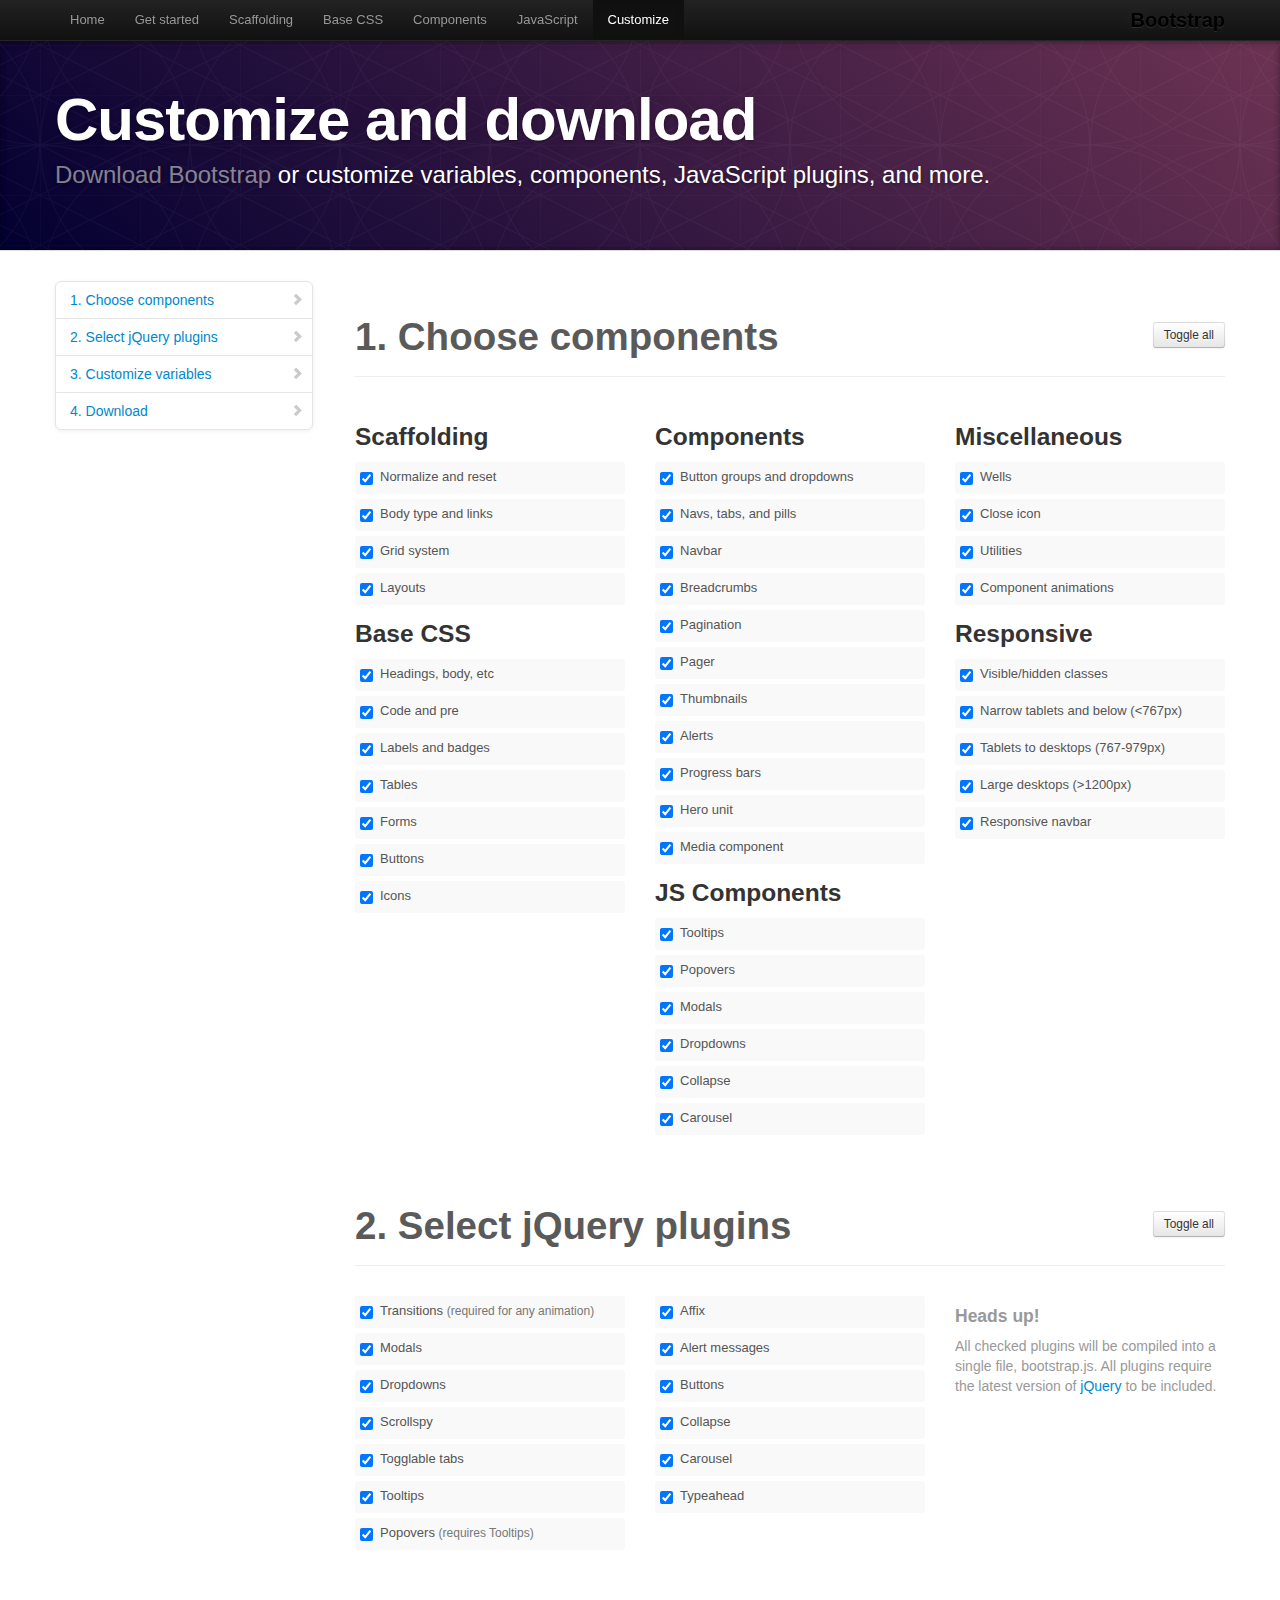
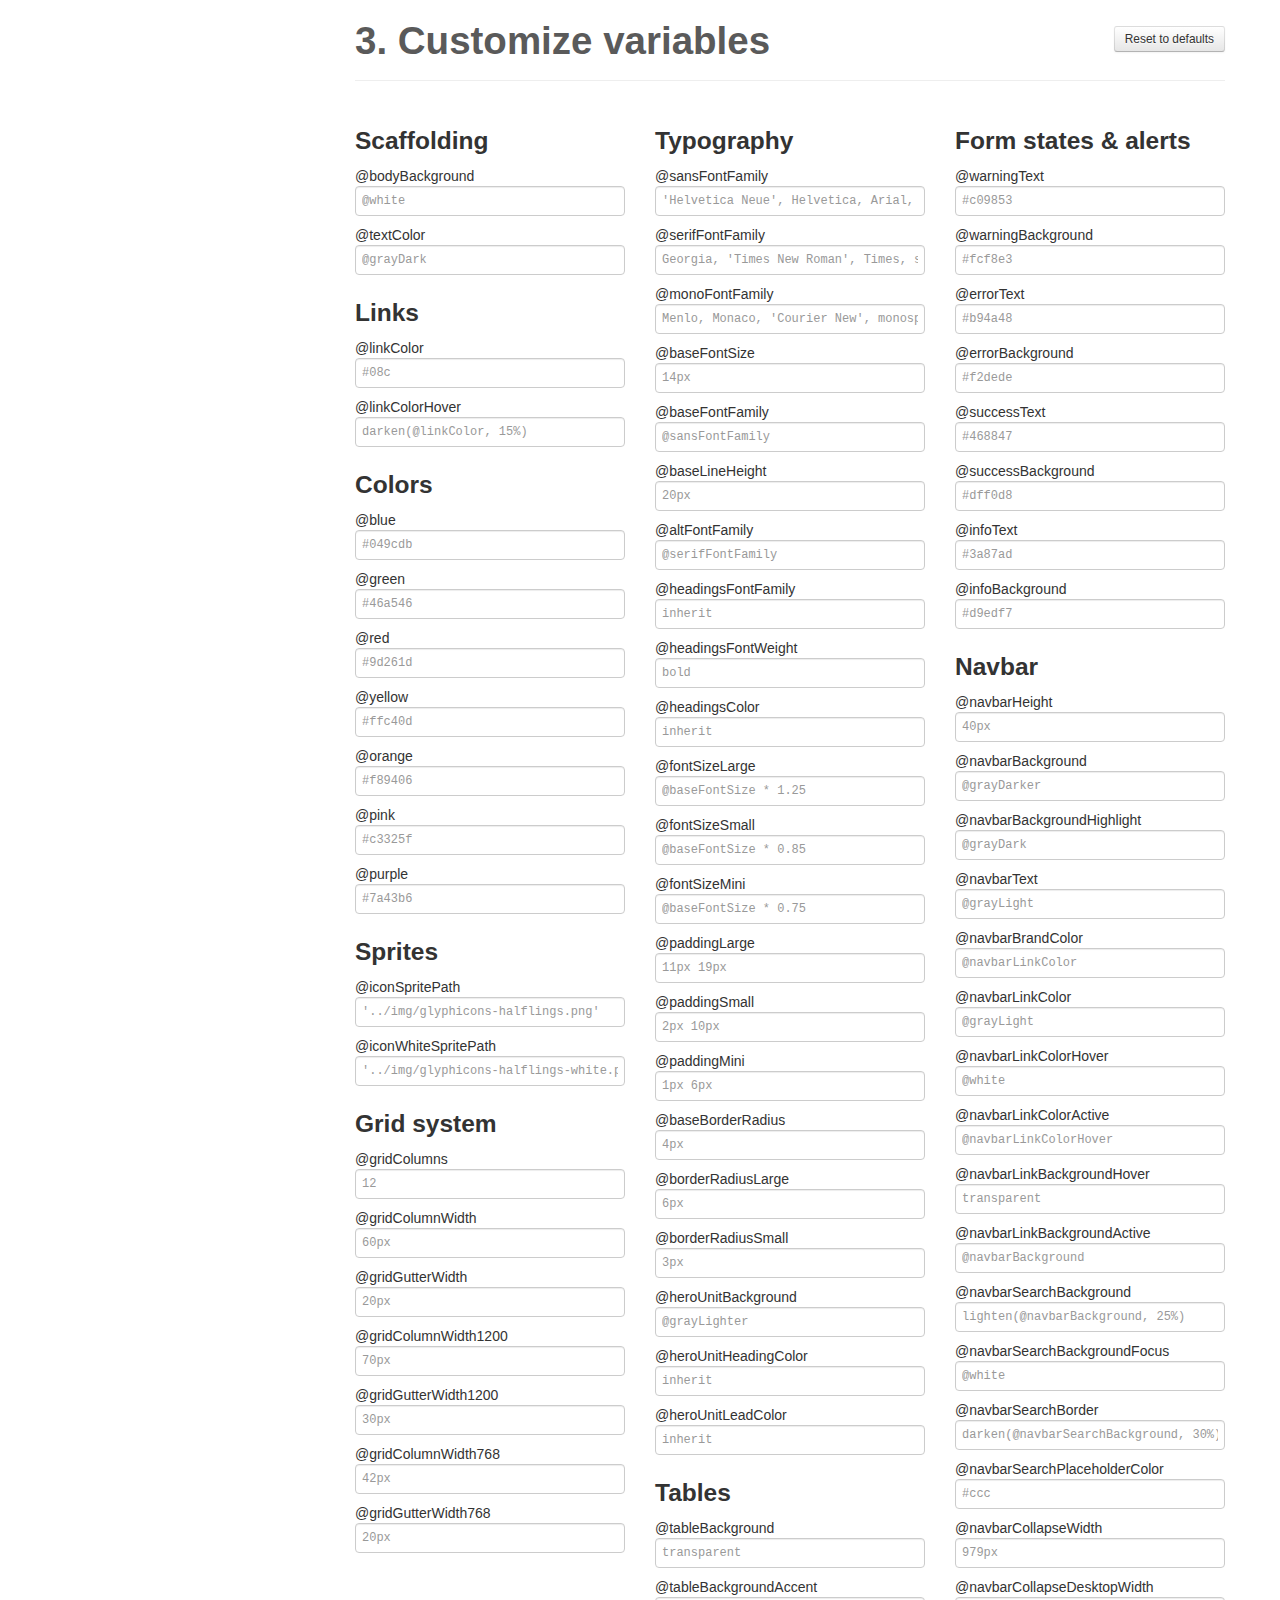
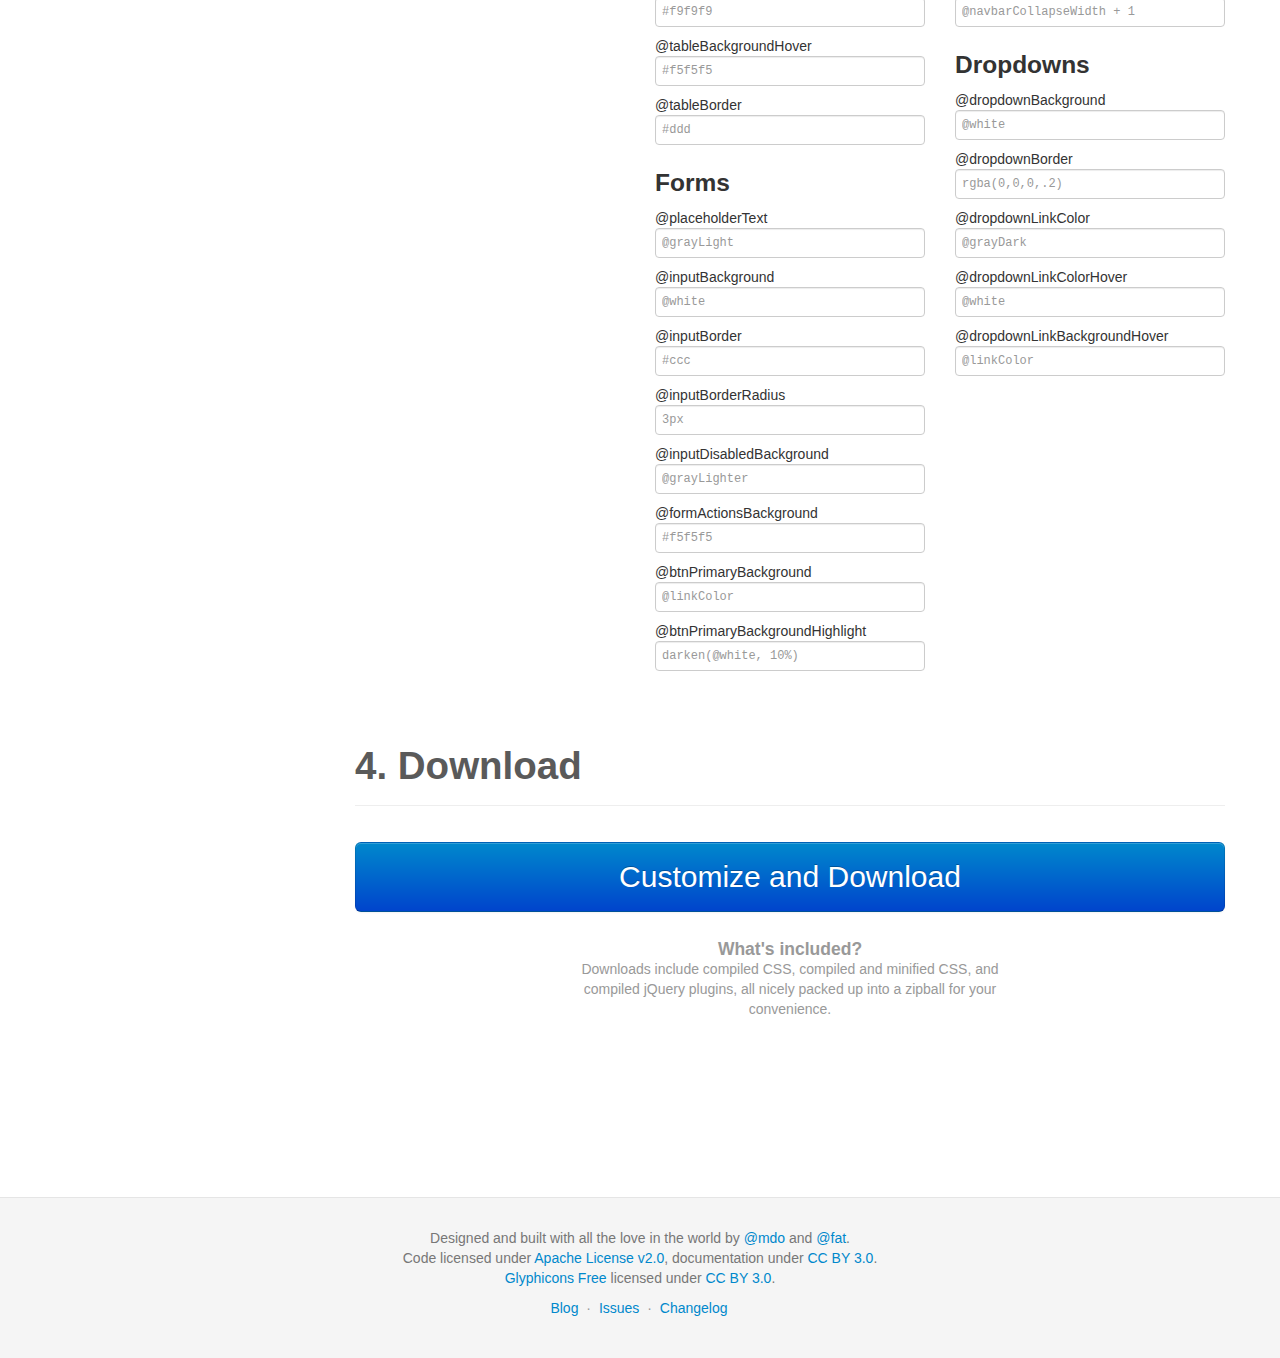
<file: components/bootstrap/docs/customize.html>
<!DOCTYPE html>
<html lang="en">
  <head>
    <meta charset="utf-8">
    <title>Customize · Bootstrap</title>
    <meta name="viewport" content="width=device-width, initial-scale=1.0">
    <meta name="description" content="">
    <meta name="author" content="">

    <!-- Le styles -->
    <link href="assets/css/bootstrap.css" rel="stylesheet">
    <link href="assets/css/bootstrap-responsive.css" rel="stylesheet">
    <link href="assets/css/docs.css" rel="stylesheet">
    <link href="assets/js/google-code-prettify/prettify.css" rel="stylesheet">

    <!-- Le HTML5 shim, for IE6-8 support of HTML5 elements -->
    <!--[if lt IE 9]>
      <script src="assets/js/html5shiv.js"></script>
    <![endif]-->

    <!-- Le fav and touch icons -->
    <link rel="apple-touch-icon-precomposed" sizes="144x144" href="assets/ico/apple-touch-icon-144-precomposed.png">
    <link rel="apple-touch-icon-precomposed" sizes="114x114" href="assets/ico/apple-touch-icon-114-precomposed.png">
      <link rel="apple-touch-icon-precomposed" sizes="72x72" href="assets/ico/apple-touch-icon-72-precomposed.png">
                    <link rel="apple-touch-icon-precomposed" href="assets/ico/apple-touch-icon-57-precomposed.png">
                                   <link rel="shortcut icon" href="assets/ico/favicon.png">

    <script type="text/javascript">
      var _gaq = _gaq || [];
      _gaq.push(['_setAccount', 'UA-146052-10']);
      _gaq.push(['_trackPageview']);
      (function() {
        var ga = document.createElement('script'); ga.type = 'text/javascript'; ga.async = true;
        ga.src = ('https:' == document.location.protocol ? 'https://ssl' : 'http://www') + '.google-analytics.com/ga.js';
        var s = document.getElementsByTagName('script')[0]; s.parentNode.insertBefore(ga, s);
      })();
    </script>
  </head>

  <body data-spy="scroll" data-target=".bs-docs-sidebar">

    <!-- Navbar
    ================================================== -->
    <div class="navbar navbar-inverse navbar-fixed-top">
      <div class="navbar-inner">
        <div class="container">
          <button type="button" class="btn btn-navbar" data-toggle="collapse" data-target=".nav-collapse">
            <span class="icon-bar"></span>
            <span class="icon-bar"></span>
            <span class="icon-bar"></span>
          </button>
          <a class="brand" href="./index.html">Bootstrap</a>
          <div class="nav-collapse collapse">
            <ul class="nav">
              <li class="">
                <a href="./index.html">Home</a>
              </li>
              <li class="">
                <a href="./getting-started.html">Get started</a>
              </li>
              <li class="">
                <a href="./scaffolding.html">Scaffolding</a>
              </li>
              <li class="">
                <a href="./base-css.html">Base CSS</a>
              </li>
              <li class="">
                <a href="./components.html">Components</a>
              </li>
              <li class="">
                <a href="./javascript.html">JavaScript</a>
              </li>
              <li class="active">
                <a href="./customize.html">Customize</a>
              </li>
            </ul>
          </div>
        </div>
      </div>
    </div>

<!-- Masthead
================================================== -->
<header class="jumbotron subhead" id="overview">
  <div class="container">
    <h1>Customize and download</h1>
    <p class="lead"><a href="https://github.com/twitter/bootstrap/archive/v2.3.2.zip">Download Bootstrap</a> or customize variables, components, JavaScript plugins, and more.</p>
  </div>
</header>


  <div class="container">

    <!-- Docs nav
    ================================================== -->
    <div class="row">
      <div class="span3 bs-docs-sidebar">
        <ul class="nav nav-list bs-docs-sidenav">
          <li><a href="#components"><i class="icon-chevron-right"></i> 1. Choose components</a></li>
          <li><a href="#plugins"><i class="icon-chevron-right"></i> 2. Select jQuery plugins</a></li>
          <li><a href="#variables"><i class="icon-chevron-right"></i> 3. Customize variables</a></li>
          <li><a href="#download"><i class="icon-chevron-right"></i> 4. Download</a></li>
        </ul>
      </div>
      <div class="span9">


        <!-- Customize form
        ================================================== -->
        <form>
          <section class="download" id="components">
            <div class="page-header">
              <a class="btn btn-small pull-right toggle-all" href="#">Toggle all</a>
              <h1>
                1. Choose components
              </h1>
            </div>
            <div class="row download-builder">
              <div class="span3">
                <h3>Scaffolding</h3>
                <label class="checkbox"><input checked="checked" type="checkbox" value="reset.less"> Normalize and reset</label>
                <label class="checkbox"><input checked="checked" type="checkbox" value="scaffolding.less"> Body type and links</label>
                <label class="checkbox"><input checked="checked" type="checkbox" value="grid.less"> Grid system</label>
                <label class="checkbox"><input checked="checked" type="checkbox" value="layouts.less"> Layouts</label>
                <h3>Base CSS</h3>
                <label class="checkbox"><input checked="checked" type="checkbox" value="type.less"> Headings, body, etc</label>
                <label class="checkbox"><input checked="checked" type="checkbox" value="code.less"> Code and pre</label>
                <label class="checkbox"><input checked="checked" type="checkbox" value="labels-badges.less"> Labels and badges</label>
                <label class="checkbox"><input checked="checked" type="checkbox" value="tables.less"> Tables</label>
                <label class="checkbox"><input checked="checked" type="checkbox" value="forms.less"> Forms</label>
                <label class="checkbox"><input checked="checked" type="checkbox" value="buttons.less"> Buttons</label>
                <label class="checkbox"><input checked="checked" type="checkbox" value="sprites.less"> Icons</label>
              </div><!-- /span -->
              <div class="span3">
                <h3>Components</h3>
                <label class="checkbox"><input checked="checked" type="checkbox" value="button-groups.less"> Button groups and dropdowns</label>
                <label class="checkbox"><input checked="checked" type="checkbox" value="navs.less"> Navs, tabs, and pills</label>
                <label class="checkbox"><input checked="checked" type="checkbox" value="navbar.less"> Navbar</label>
                <label class="checkbox"><input checked="checked" type="checkbox" value="breadcrumbs.less"> Breadcrumbs</label>
                <label class="checkbox"><input checked="checked" type="checkbox" value="pagination.less"> Pagination</label>
                <label class="checkbox"><input checked="checked" type="checkbox" value="pager.less"> Pager</label>
                <label class="checkbox"><input checked="checked" type="checkbox" value="thumbnails.less"> Thumbnails</label>
                <label class="checkbox"><input checked="checked" type="checkbox" value="alerts.less"> Alerts</label>
                <label class="checkbox"><input checked="checked" type="checkbox" value="progress-bars.less"> Progress bars</label>
                <label class="checkbox"><input checked="checked" type="checkbox" value="hero-unit.less"> Hero unit</label>
                <label class="checkbox"><input checked="checked" type="checkbox" value="media.less"> Media component</label>
                <h3>JS Components</h3>
                <label class="checkbox"><input checked="checked" type="checkbox" value="tooltip.less"> Tooltips</label>
                <label class="checkbox"><input checked="checked" type="checkbox" value="popovers.less"> Popovers</label>
                <label class="checkbox"><input checked="checked" type="checkbox" value="modals.less"> Modals</label>
                <label class="checkbox"><input checked="checked" type="checkbox" value="dropdowns.less"> Dropdowns</label>
                <label class="checkbox"><input checked="checked" type="checkbox" value="accordion.less"> Collapse</label>
                <label class="checkbox"><input checked="checked" type="checkbox" value="carousel.less"> Carousel</label>
              </div><!-- /span -->
              <div class="span3">
                <h3>Miscellaneous</h3>
                <label class="checkbox"><input checked="checked" type="checkbox" value="wells.less"> Wells</label>
                <label class="checkbox"><input checked="checked" type="checkbox" value="close.less"> Close icon</label>
                <label class="checkbox"><input checked="checked" type="checkbox" value="utilities.less"> Utilities</label>
                <label class="checkbox"><input checked="checked" type="checkbox" value="component-animations.less"> Component animations</label>
                <h3>Responsive</h3>
                <label class="checkbox"><input checked="checked" type="checkbox" value="responsive-utilities.less"> Visible/hidden classes</label>
                <label class="checkbox"><input checked="checked" type="checkbox" value="responsive-767px-max.less"> Narrow tablets and below (<767px)</label>
                <label class="checkbox"><input checked="checked" type="checkbox" value="responsive-768px-979px.less"> Tablets to desktops (767-979px)</label>
                <label class="checkbox"><input checked="checked" type="checkbox" value="responsive-1200px-min.less"> Large desktops (>1200px)</label>
                <label class="checkbox"><input checked="checked" type="checkbox" value="responsive-navbar.less"> Responsive navbar</label>
              </div><!-- /span -->
            </div><!-- /row -->
          </section>

          <section class="download" id="plugins">
            <div class="page-header">
              <a class="btn btn-small pull-right toggle-all" href="#">Toggle all</a>
              <h1>
                2. Select jQuery plugins
              </h1>
            </div>
            <div class="row download-builder">
              <div class="span3">
                <label class="checkbox">
                  <input type="checkbox" checked="true" value="bootstrap-transition.js">
                  Transitions <small>(required for any animation)</small>
                </label>
                <label class="checkbox">
                  <input type="checkbox" checked="true" value="bootstrap-modal.js">
                  Modals
                </label>
                <label class="checkbox">
                  <input type="checkbox" checked="true" value="bootstrap-dropdown.js">
                  Dropdowns
                </label>
                <label class="checkbox">
                  <input type="checkbox" checked="true" value="bootstrap-scrollspy.js">
                  Scrollspy
                </label>
                <label class="checkbox">
                  <input type="checkbox" checked="true" value="bootstrap-tab.js">
                  Togglable tabs
                </label>
                <label class="checkbox">
                  <input type="checkbox" checked="true" value="bootstrap-tooltip.js">
                  Tooltips
                </label>
                <label class="checkbox">
                  <input type="checkbox" checked="true" value="bootstrap-popover.js">
                  Popovers <small>(requires Tooltips)</small>
                </label>
              </div><!-- /span -->
              <div class="span3">
                <label class="checkbox">
                  <input type="checkbox" checked="true" value="bootstrap-affix.js">
                  Affix
                </label>
                <label class="checkbox">
                  <input type="checkbox" checked="true" value="bootstrap-alert.js">
                  Alert messages
                </label>
                <label class="checkbox">
                  <input type="checkbox" checked="true" value="bootstrap-button.js">
                  Buttons
                </label>
                <label class="checkbox">
                  <input type="checkbox" checked="true" value="bootstrap-collapse.js">
                  Collapse
                </label>
                <label class="checkbox">
                  <input type="checkbox" checked="true" value="bootstrap-carousel.js">
                  Carousel
                </label>
                <label class="checkbox">
                  <input type="checkbox" checked="true" value="bootstrap-typeahead.js">
                  Typeahead
                </label>
              </div><!-- /span -->
              <div class="span3">
                <h4 class="muted">Heads up!</h4>
                <p class="muted">All checked plugins will be compiled into a single file, bootstrap.js. All plugins require the latest version of <a href="http://jquery.com/" target="_blank">jQuery</a> to be included.</p>
              </div><!-- /span -->
            </div><!-- /row -->
          </section>


          <section class="download" id="variables">
            <div class="page-header">
              <a class="btn btn-small pull-right toggle-all" href="#">Reset to defaults</a>
              <h1>
                3. Customize variables
              </h1>
            </div>
            <div class="row download-builder">
              <div class="span3">
                <h3>Scaffolding</h3>
                <label>@bodyBackground</label>
                <input type="text" class="span3" placeholder="@white">
                <label>@textColor</label>
                <input type="text" class="span3" placeholder="@grayDark">

                <h3>Links</h3>
                <label>@linkColor</label>
                <input type="text" class="span3" placeholder="#08c">
                <label>@linkColorHover</label>
                <input type="text" class="span3" placeholder="darken(@linkColor, 15%)">
                <h3>Colors</h3>
                <label>@blue</label>
                <input type="text" class="span3" placeholder="#049cdb">
                <label>@green</label>
                <input type="text" class="span3" placeholder="#46a546">
                <label>@red</label>
                <input type="text" class="span3" placeholder="#9d261d">
                <label>@yellow</label>
                <input type="text" class="span3" placeholder="#ffc40d">
                <label>@orange</label>
                <input type="text" class="span3" placeholder="#f89406">
                <label>@pink</label>
                <input type="text" class="span3" placeholder="#c3325f">
                <label>@purple</label>
                <input type="text" class="span3" placeholder="#7a43b6">

                <h3>Sprites</h3>
                <label>@iconSpritePath</label>
                <input type="text" class="span3" placeholder="'../img/glyphicons-halflings.png'">
                <label>@iconWhiteSpritePath</label>
                <input type="text" class="span3" placeholder="'../img/glyphicons-halflings-white.png'">

                <h3>Grid system</h3>
                <label>@gridColumns</label>
                <input type="text" class="span3" placeholder="12">
                <label>@gridColumnWidth</label>
                <input type="text" class="span3" placeholder="60px">
                <label>@gridGutterWidth</label>
                <input type="text" class="span3" placeholder="20px">
                <label>@gridColumnWidth1200</label>
                <input type="text" class="span3" placeholder="70px">
                <label>@gridGutterWidth1200</label>
                <input type="text" class="span3" placeholder="30px">
                <label>@gridColumnWidth768</label>
                <input type="text" class="span3" placeholder="42px">
                <label>@gridGutterWidth768</label>
                <input type="text" class="span3" placeholder="20px">

              </div><!-- /span -->
              <div class="span3">

                <h3>Typography</h3>
                <label>@sansFontFamily</label>
                <input type="text" class="span3" placeholder="'Helvetica Neue', Helvetica, Arial, sans-serif">
                <label>@serifFontFamily</label>
                <input type="text" class="span3" placeholder="Georgia, 'Times New Roman', Times, serif">
                <label>@monoFontFamily</label>
                <input type="text" class="span3" placeholder="Menlo, Monaco, 'Courier New', monospace">

                <label>@baseFontSize</label>
                <input type="text" class="span3" placeholder="14px">
                <label>@baseFontFamily</label>
                <input type="text" class="span3" placeholder="@sansFontFamily">
                <label>@baseLineHeight</label>
                <input type="text" class="span3" placeholder="20px">

                <label>@altFontFamily</label>
                <input type="text" class="span3" placeholder="@serifFontFamily">
                <label>@headingsFontFamily</label>
                <input type="text" class="span3" placeholder="inherit">
                <label>@headingsFontWeight</label>
                <input type="text" class="span3" placeholder="bold">
                <label>@headingsColor</label>
                <input type="text" class="span3" placeholder="inherit">

                <label>@fontSizeLarge</label>
                <input type="text" class="span3" placeholder="@baseFontSize * 1.25">
                <label>@fontSizeSmall</label>
                <input type="text" class="span3" placeholder="@baseFontSize * 0.85">
                <label>@fontSizeMini</label>
                <input type="text" class="span3" placeholder="@baseFontSize * 0.75">

                <label>@paddingLarge</label>
                <input type="text" class="span3" placeholder="11px 19px">
                <label>@paddingSmall</label>
                <input type="text" class="span3" placeholder="2px 10px">
                <label>@paddingMini</label>
                <input type="text" class="span3" placeholder="1px 6px">

                <label>@baseBorderRadius</label>
                <input type="text" class="span3" placeholder="4px">
                <label>@borderRadiusLarge</label>
                <input type="text" class="span3" placeholder="6px">
                <label>@borderRadiusSmall</label>
                <input type="text" class="span3" placeholder="3px">

                <label>@heroUnitBackground</label>
                <input type="text" class="span3" placeholder="@grayLighter">
                <label>@heroUnitHeadingColor</label>
                <input type="text" class="span3" placeholder="inherit">
                <label>@heroUnitLeadColor</label>
                <input type="text" class="span3" placeholder="inherit">

                <h3>Tables</h3>
                <label>@tableBackground</label>
                <input type="text" class="span3" placeholder="transparent">
                <label>@tableBackgroundAccent</label>
                <input type="text" class="span3" placeholder="#f9f9f9">
                <label>@tableBackgroundHover</label>
                <input type="text" class="span3" placeholder="#f5f5f5">
                <label>@tableBorder</label>
                <input type="text" class="span3" placeholder="#ddd">

                <h3>Forms</h3>
                <label>@placeholderText</label>
                <input type="text" class="span3" placeholder="@grayLight">
                <label>@inputBackground</label>
                <input type="text" class="span3" placeholder="@white">
                <label>@inputBorder</label>
                <input type="text" class="span3" placeholder="#ccc">
                <label>@inputBorderRadius</label>
                <input type="text" class="span3" placeholder="3px">
                <label>@inputDisabledBackground</label>
                <input type="text" class="span3" placeholder="@grayLighter">
                <label>@formActionsBackground</label>
                <input type="text" class="span3" placeholder="#f5f5f5">
                <label>@btnPrimaryBackground</label>
                <input type="text" class="span3" placeholder="@linkColor">
                <label>@btnPrimaryBackgroundHighlight</label>
                <input type="text" class="span3" placeholder="darken(@white, 10%)">

              </div><!-- /span -->
              <div class="span3">

                <h3>Form states &amp; alerts</h3>
                <label>@warningText</label>
                <input type="text" class="span3" placeholder="#c09853">
                <label>@warningBackground</label>
                <input type="text" class="span3" placeholder="#fcf8e3">
                <label>@errorText</label>
                <input type="text" class="span3" placeholder="#b94a48">
                <label>@errorBackground</label>
                <input type="text" class="span3" placeholder="#f2dede">
                <label>@successText</label>
                <input type="text" class="span3" placeholder="#468847">
                <label>@successBackground</label>
                <input type="text" class="span3" placeholder="#dff0d8">
                <label>@infoText</label>
                <input type="text" class="span3" placeholder="#3a87ad">
                <label>@infoBackground</label>
                <input type="text" class="span3" placeholder="#d9edf7">

                <h3>Navbar</h3>
                <label>@navbarHeight</label>
                <input type="text" class="span3" placeholder="40px">
                <label>@navbarBackground</label>
                <input type="text" class="span3" placeholder="@grayDarker">
                <label>@navbarBackgroundHighlight</label>
                <input type="text" class="span3" placeholder="@grayDark">
                <label>@navbarText</label>
                <input type="text" class="span3" placeholder="@grayLight">
                <label>@navbarBrandColor</label>
                <input type="text" class="span3" placeholder="@navbarLinkColor">
                <label>@navbarLinkColor</label>
                <input type="text" class="span3" placeholder="@grayLight">
                <label>@navbarLinkColorHover</label>
                <input type="text" class="span3" placeholder="@white">
                <label>@navbarLinkColorActive</label>
                <input type="text" class="span3" placeholder="@navbarLinkColorHover">
                <label>@navbarLinkBackgroundHover</label>
                <input type="text" class="span3" placeholder="transparent">
                <label>@navbarLinkBackgroundActive</label>
                <input type="text" class="span3" placeholder="@navbarBackground">
                <label>@navbarSearchBackground</label>
                <input type="text" class="span3" placeholder="lighten(@navbarBackground, 25%)">
                <label>@navbarSearchBackgroundFocus</label>
                <input type="text" class="span3" placeholder="@white">
                <label>@navbarSearchBorder</label>
                <input type="text" class="span3" placeholder="darken(@navbarSearchBackground, 30%)">
                <label>@navbarSearchPlaceholderColor</label>
                <input type="text" class="span3" placeholder="#ccc">

                <label>@navbarCollapseWidth</label>
                <input type="text" class="span3" placeholder="979px">
                <label>@navbarCollapseDesktopWidth</label>
                <input type="text" class="span3" placeholder="@navbarCollapseWidth + 1">

                <h3>Dropdowns</h3>
                <label>@dropdownBackground</label>
                <input type="text" class="span3" placeholder="@white">
                <label>@dropdownBorder</label>
                <input type="text" class="span3" placeholder="rgba(0,0,0,.2)">
                <label>@dropdownLinkColor</label>
                <input type="text" class="span3" placeholder="@grayDark">
                <label>@dropdownLinkColorHover</label>
                <input type="text" class="span3" placeholder="@white">
                <label>@dropdownLinkBackgroundHover</label>
                <input type="text" class="span3" placeholder="@linkColor">
              </div><!-- /span -->
            </div><!-- /row -->
          </section>

          <section class="download" id="download">
            <div class="page-header">
              <h1>
                4. Download
              </h1>
            </div>
            <div class="download-btn">
              <a class="btn btn-primary" href="#" onclick="_gaq.push(['_trackEvent', 'Customize', 'Download', 'Customize and Download']);">Customize and Download</a>
              <h4>What's included?</h4>
              <p>Downloads include compiled CSS, compiled and minified CSS, and compiled jQuery plugins, all nicely packed up into a zipball for your convenience.</p>
            </div>
          </section><!-- /download -->
        </form>



      </div>
    </div>

  </div>



    <!-- Footer
    ================================================== -->
    <footer class="footer">
      <div class="container">
        <p>Designed and built with all the love in the world by <a href="http://twitter.com/mdo" target="_blank">@mdo</a> and <a href="http://twitter.com/fat" target="_blank">@fat</a>.</p>
        <p>Code licensed under <a href="http://www.apache.org/licenses/LICENSE-2.0" target="_blank">Apache License v2.0</a>, documentation under <a href="http://creativecommons.org/licenses/by/3.0/">CC BY 3.0</a>.</p>
        <p><a href="http://glyphicons.com">Glyphicons Free</a> licensed under <a href="http://creativecommons.org/licenses/by/3.0/">CC BY 3.0</a>.</p>
        <ul class="footer-links">
          <li><a href="http://blog.getbootstrap.com">Blog</a></li>
          <li class="muted">&middot;</li>
          <li><a href="https://github.com/twbs/bootstrap/issues?state=open">Issues</a></li>
          <li class="muted">&middot;</li>
          <li><a href="https://github.com/twbs/bootstrap/releases">Changelog</a></li>
        </ul>
      </div>
    </footer>



    <!-- Le javascript
    ================================================== -->
    <!-- Placed at the end of the document so the pages load faster -->
    <script type="text/javascript" src="http://platform.twitter.com/widgets.js"></script>
    <script src="assets/js/jquery.js"></script>
    <script src="assets/js/bootstrap-transition.js"></script>
    <script src="assets/js/bootstrap-alert.js"></script>
    <script src="assets/js/bootstrap-modal.js"></script>
    <script src="assets/js/bootstrap-dropdown.js"></script>
    <script src="assets/js/bootstrap-scrollspy.js"></script>
    <script src="assets/js/bootstrap-tab.js"></script>
    <script src="assets/js/bootstrap-tooltip.js"></script>
    <script src="assets/js/bootstrap-popover.js"></script>
    <script src="assets/js/bootstrap-button.js"></script>
    <script src="assets/js/bootstrap-collapse.js"></script>
    <script src="assets/js/bootstrap-carousel.js"></script>
    <script src="assets/js/bootstrap-typeahead.js"></script>
    <script src="assets/js/bootstrap-affix.js"></script>

    <script src="assets/js/holder/holder.js"></script>
    <script src="assets/js/google-code-prettify/prettify.js"></script>

    <script src="assets/js/application.js"></script>


    <!-- Analytics
    ================================================== -->
    <script>
      var _gauges = _gauges || [];
      (function() {
        var t   = document.createElement('script');
        t.type  = 'text/javascript';
        t.async = true;
        t.id    = 'gauges-tracker';
        t.setAttribute('data-site-id', '4f0dc9fef5a1f55508000013');
        t.src = '//secure.gaug.es/track.js';
        var s = document.getElementsByTagName('script')[0];
        s.parentNode.insertBefore(t, s);
      })();
    </script>

  </body>
</html>
</file>
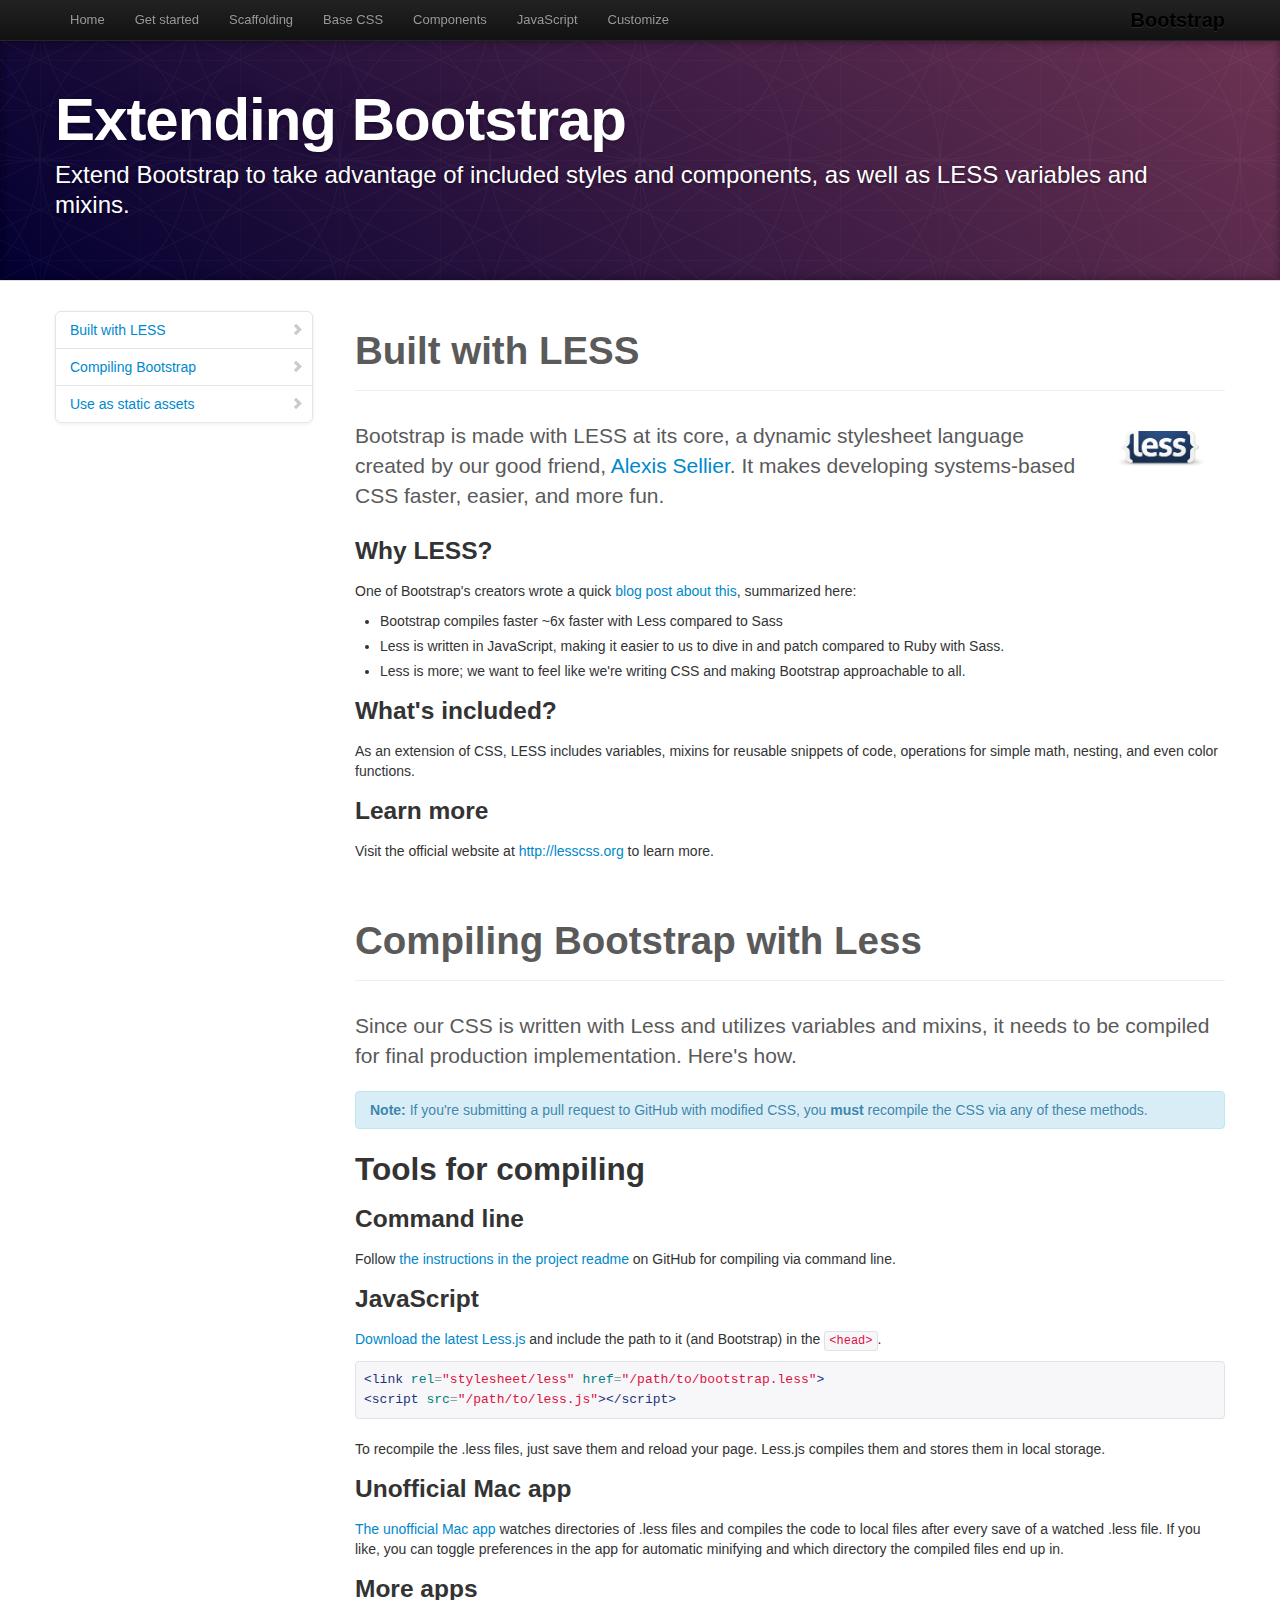
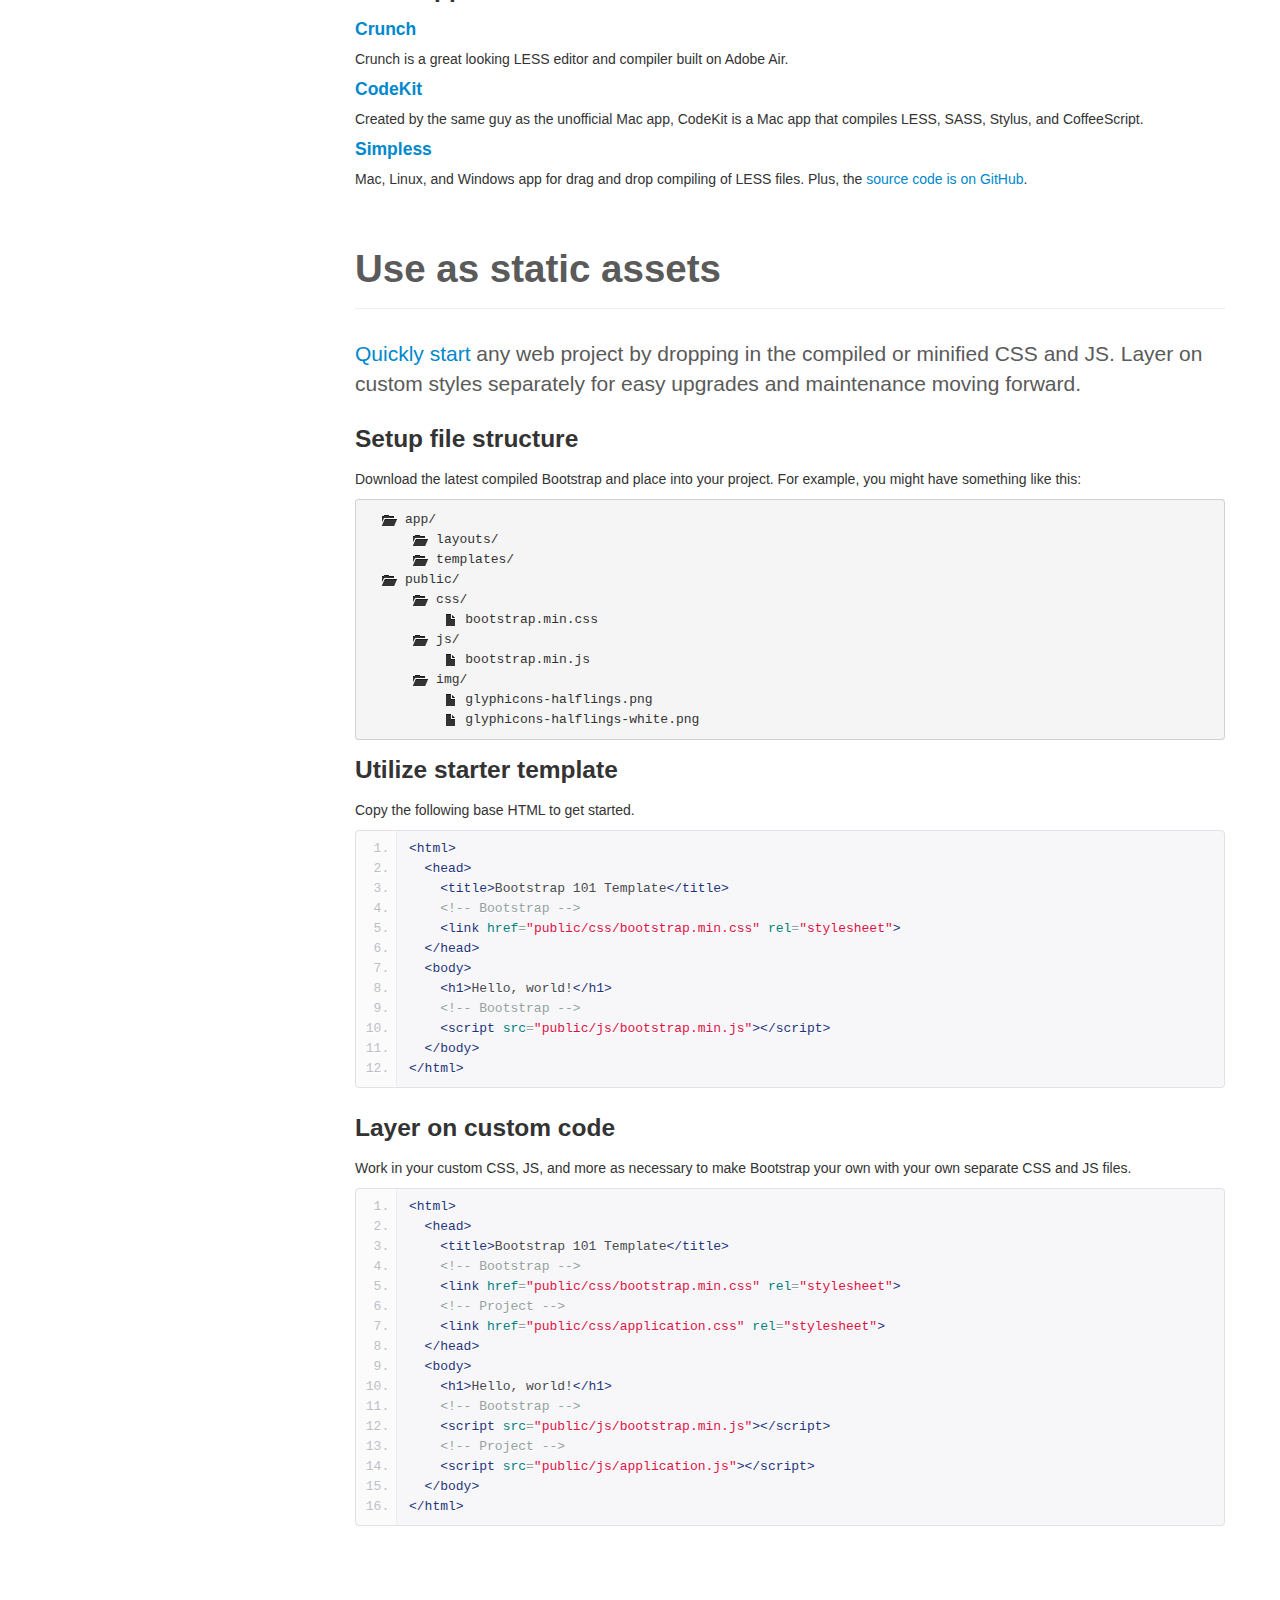
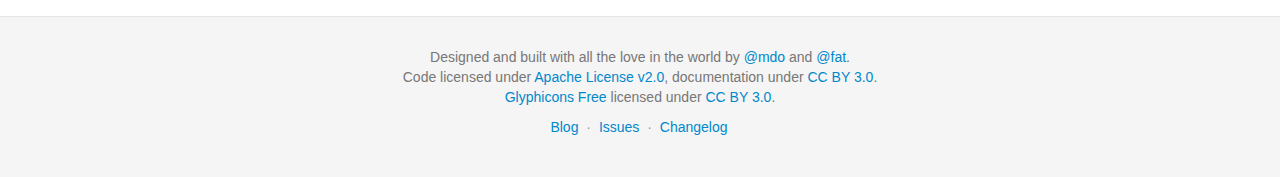
<file: components/bootstrap/docs/extend.html>
<!DOCTYPE html>
<html lang="en">
  <head>
    <meta charset="utf-8">
    <title>Extend · Bootstrap</title>
    <meta name="viewport" content="width=device-width, initial-scale=1.0">
    <meta name="description" content="">
    <meta name="author" content="">

    <!-- Le styles -->
    <link href="assets/css/bootstrap.css" rel="stylesheet">
    <link href="assets/css/bootstrap-responsive.css" rel="stylesheet">
    <link href="assets/css/docs.css" rel="stylesheet">
    <link href="assets/js/google-code-prettify/prettify.css" rel="stylesheet">

    <!-- Le HTML5 shim, for IE6-8 support of HTML5 elements -->
    <!--[if lt IE 9]>
      <script src="assets/js/html5shiv.js"></script>
    <![endif]-->

    <!-- Le fav and touch icons -->
    <link rel="apple-touch-icon-precomposed" sizes="144x144" href="assets/ico/apple-touch-icon-144-precomposed.png">
    <link rel="apple-touch-icon-precomposed" sizes="114x114" href="assets/ico/apple-touch-icon-114-precomposed.png">
      <link rel="apple-touch-icon-precomposed" sizes="72x72" href="assets/ico/apple-touch-icon-72-precomposed.png">
                    <link rel="apple-touch-icon-precomposed" href="assets/ico/apple-touch-icon-57-precomposed.png">
                                   <link rel="shortcut icon" href="assets/ico/favicon.png">

    <script type="text/javascript">
      var _gaq = _gaq || [];
      _gaq.push(['_setAccount', 'UA-146052-10']);
      _gaq.push(['_trackPageview']);
      (function() {
        var ga = document.createElement('script'); ga.type = 'text/javascript'; ga.async = true;
        ga.src = ('https:' == document.location.protocol ? 'https://ssl' : 'http://www') + '.google-analytics.com/ga.js';
        var s = document.getElementsByTagName('script')[0]; s.parentNode.insertBefore(ga, s);
      })();
    </script>
  </head>

  <body data-spy="scroll" data-target=".bs-docs-sidebar">

    <!-- Navbar
    ================================================== -->
    <div class="navbar navbar-inverse navbar-fixed-top">
      <div class="navbar-inner">
        <div class="container">
          <button type="button" class="btn btn-navbar" data-toggle="collapse" data-target=".nav-collapse">
            <span class="icon-bar"></span>
            <span class="icon-bar"></span>
            <span class="icon-bar"></span>
          </button>
          <a class="brand" href="./index.html">Bootstrap</a>
          <div class="nav-collapse collapse">
            <ul class="nav">
              <li class="">
                <a href="./index.html">Home</a>
              </li>
              <li class="">
                <a href="./getting-started.html">Get started</a>
              </li>
              <li class="">
                <a href="./scaffolding.html">Scaffolding</a>
              </li>
              <li class="">
                <a href="./base-css.html">Base CSS</a>
              </li>
              <li class="">
                <a href="./components.html">Components</a>
              </li>
              <li class="">
                <a href="./javascript.html">JavaScript</a>
              </li>
              <li class="">
                <a href="./customize.html">Customize</a>
              </li>
            </ul>
          </div>
        </div>
      </div>
    </div>

<!-- Subhead
================================================== -->
<header class="jumbotron subhead" id="overview">
  <div class="container">
    <h1>Extending Bootstrap</h1>
    <p class="lead">Extend Bootstrap to take advantage of included styles and components, as well as LESS variables and mixins.</p>
  <div>
</header>

  <div class="container">

    <!-- Docs nav
    ================================================== -->
    <div class="row">
      <div class="span3 bs-docs-sidebar">
        <ul class="nav nav-list bs-docs-sidenav">
          <li><a href="#built-with-less"><i class="icon-chevron-right"></i> Built with LESS</a></li>
          <li><a href="#compiling"><i class="icon-chevron-right"></i> Compiling Bootstrap</a></li>
          <li><a href="#static-assets"><i class="icon-chevron-right"></i> Use as static assets</a></li>
        </ul>
      </div>
      <div class="span9">



        <!-- BUILT WITH LESS
        ================================================== -->
        <section id="built-with-less">
          <div class="page-header">
            <h1>Built with LESS</h1>
          </div>

          <img style="float: right; height: 36px; margin: 10px 20px 20px" src="assets/img/less-logo-large.png" alt="LESS CSS">
          <p class="lead">Bootstrap is made with LESS at its core, a dynamic stylesheet language created by our good friend, <a href="http://cloudhead.io">Alexis Sellier</a>. It makes developing systems-based CSS faster, easier, and more fun.</p>

          <h3>Why LESS?</h3>
          <p>One of Bootstrap's creators wrote a quick <a href="http://www.wordsbyf.at/2012/03/08/why-less/">blog post about this</a>, summarized here:</p>
          <ul>
            <li>Bootstrap compiles faster ~6x faster with Less compared to Sass</li>
            <li>Less is written in JavaScript, making it easier to us to dive in and patch compared to Ruby with Sass.</li>
            <li>Less is more; we want to feel like we're writing CSS and making Bootstrap approachable to all.</li>
          </ul>

          <h3>What's included?</h3>
          <p>As an extension of CSS, LESS includes variables, mixins for reusable snippets of code, operations for simple math, nesting, and even color functions.</p>

          <h3>Learn more</h3>
          <p>Visit the official website at <a href="http://lesscss.org">http://lesscss.org</a> to learn more.</p>
        </section>



        <!-- COMPILING LESS AND BOOTSTRAP
        ================================================== -->
        <section id="compiling">
          <div class="page-header">
            <h1>Compiling Bootstrap with Less</h1>
          </div>

          <p class="lead">Since our CSS is written with Less and utilizes variables and mixins, it needs to be compiled for final production implementation. Here's how.</p>

          <div class="alert alert-info">
            <strong>Note:</strong> If you're submitting a pull request to GitHub with modified CSS, you <strong>must</strong> recompile the CSS via any of these methods.
          </div>

          <h2>Tools for compiling</h2>

          <h3>Command line</h3>
          <p>Follow <a href="https://github.com/twbs/bootstrap#developers">the instructions in the project readme</a> on GitHub for compiling via command line.</p>

          <h3>JavaScript</h3>
          <p><a href="http://lesscss.org/">Download the latest Less.js</a> and include the path to it (and Bootstrap) in the <code>&lt;head&gt;</code>.</p>
<pre class="prettyprint">
&lt;link rel="stylesheet/less" href="/path/to/bootstrap.less"&gt;
&lt;script src="/path/to/less.js"&gt;&lt;/script&gt;
</pre>
          <p>To recompile the .less files, just save them and reload your page. Less.js compiles them and stores them in local storage.</p>

          <h3>Unofficial Mac app</h3>
          <p><a href="http://incident57.com/less/">The unofficial Mac app</a> watches directories of .less files and compiles the code to local files after every save of a watched .less file. If you like, you can toggle preferences in the app for automatic minifying and which directory the compiled files end up in.</p>

          <h3>More apps</h3>
          <h4><a href="http://crunchapp.net/" target="_blank">Crunch</a></h4>
          <p>Crunch is a great looking LESS editor and compiler built on Adobe Air.</p>
          <h4><a href="http://incident57.com/codekit/" target="_blank">CodeKit</a></h4>
          <p>Created by the same guy as the unofficial Mac app, CodeKit is a Mac app that compiles LESS, SASS, Stylus, and CoffeeScript.</p>
          <h4><a href="http://wearekiss.com/simpless" target="_blank">Simpless</a></h4>
          <p>Mac, Linux, and Windows app for drag and drop compiling of LESS files. Plus, the <a href="https://github.com/Paratron/SimpLESS" target="_blank">source code is on GitHub</a>.</p>

        </section>



        <!-- Static assets
        ================================================== -->
        <section id="static-assets">
          <div class="page-header">
            <h1>Use as static assets</h1>
          </div>
          <p class="lead"><a href="./getting-started.html">Quickly start</a> any web project by dropping in the compiled or minified CSS and JS. Layer on custom styles separately for easy upgrades and maintenance moving forward.</p>

          <h3>Setup file structure</h3>
          <p>Download the latest compiled Bootstrap and place into your project. For example, you might have something like this:</p>
<pre>
  <span class="icon-folder-open"></span> app/
      <span class="icon-folder-open"></span> layouts/
      <span class="icon-folder-open"></span> templates/
  <span class="icon-folder-open"></span> public/
      <span class="icon-folder-open"></span> css/
          <span class="icon-file"></span> bootstrap.min.css
      <span class="icon-folder-open"></span> js/
          <span class="icon-file"></span> bootstrap.min.js
      <span class="icon-folder-open"></span> img/
          <span class="icon-file"></span> glyphicons-halflings.png
          <span class="icon-file"></span> glyphicons-halflings-white.png
</pre>

          <h3>Utilize starter template</h3>
          <p>Copy the following base HTML to get started.</p>
<pre class="prettyprint linenums">
&lt;html&gt;
  &lt;head&gt;
    &lt;title&gt;Bootstrap 101 Template&lt;/title&gt;
    &lt;!-- Bootstrap --&gt;
    &lt;link href="public/css/bootstrap.min.css" rel="stylesheet"&gt;
  &lt;/head&gt;
  &lt;body&gt;
    &lt;h1&gt;Hello, world!&lt;/h1&gt;
    &lt;!-- Bootstrap --&gt;
    &lt;script src="public/js/bootstrap.min.js"&gt;&lt;/script&gt;
  &lt;/body&gt;
&lt;/html&gt;
</pre>

          <h3>Layer on custom code</h3>
          <p>Work in your custom CSS, JS, and more as necessary to make Bootstrap your own with your own separate CSS and JS files.</p>
<pre class="prettyprint linenums">
&lt;html&gt;
  &lt;head&gt;
    &lt;title&gt;Bootstrap 101 Template&lt;/title&gt;
    &lt;!-- Bootstrap --&gt;
    &lt;link href="public/css/bootstrap.min.css" rel="stylesheet"&gt;
    &lt;!-- Project --&gt;
    &lt;link href="public/css/application.css" rel="stylesheet"&gt;
  &lt;/head&gt;
  &lt;body&gt;
    &lt;h1&gt;Hello, world!&lt;/h1&gt;
    &lt;!-- Bootstrap --&gt;
    &lt;script src="public/js/bootstrap.min.js"&gt;&lt;/script&gt;
    &lt;!-- Project --&gt;
    &lt;script src="public/js/application.js"&gt;&lt;/script&gt;
  &lt;/body&gt;
&lt;/html&gt;
</pre>

        </section>

      </div>
    </div>

  </div>



    <!-- Footer
    ================================================== -->
    <footer class="footer">
      <div class="container">
        <p>Designed and built with all the love in the world by <a href="http://twitter.com/mdo" target="_blank">@mdo</a> and <a href="http://twitter.com/fat" target="_blank">@fat</a>.</p>
        <p>Code licensed under <a href="http://www.apache.org/licenses/LICENSE-2.0" target="_blank">Apache License v2.0</a>, documentation under <a href="http://creativecommons.org/licenses/by/3.0/">CC BY 3.0</a>.</p>
        <p><a href="http://glyphicons.com">Glyphicons Free</a> licensed under <a href="http://creativecommons.org/licenses/by/3.0/">CC BY 3.0</a>.</p>
        <ul class="footer-links">
          <li><a href="http://blog.getbootstrap.com">Blog</a></li>
          <li class="muted">&middot;</li>
          <li><a href="https://github.com/twbs/bootstrap/issues?state=open">Issues</a></li>
          <li class="muted">&middot;</li>
          <li><a href="https://github.com/twbs/bootstrap/releases">Changelog</a></li>
        </ul>
      </div>
    </footer>



    <!-- Le javascript
    ================================================== -->
    <!-- Placed at the end of the document so the pages load faster -->
    <script type="text/javascript" src="http://platform.twitter.com/widgets.js"></script>
    <script src="assets/js/jquery.js"></script>
    <script src="assets/js/bootstrap-transition.js"></script>
    <script src="assets/js/bootstrap-alert.js"></script>
    <script src="assets/js/bootstrap-modal.js"></script>
    <script src="assets/js/bootstrap-dropdown.js"></script>
    <script src="assets/js/bootstrap-scrollspy.js"></script>
    <script src="assets/js/bootstrap-tab.js"></script>
    <script src="assets/js/bootstrap-tooltip.js"></script>
    <script src="assets/js/bootstrap-popover.js"></script>
    <script src="assets/js/bootstrap-button.js"></script>
    <script src="assets/js/bootstrap-collapse.js"></script>
    <script src="assets/js/bootstrap-carousel.js"></script>
    <script src="assets/js/bootstrap-typeahead.js"></script>
    <script src="assets/js/bootstrap-affix.js"></script>

    <script src="assets/js/holder/holder.js"></script>
    <script src="assets/js/google-code-prettify/prettify.js"></script>

    <script src="assets/js/application.js"></script>


    <!-- Analytics
    ================================================== -->
    <script>
      var _gauges = _gauges || [];
      (function() {
        var t   = document.createElement('script');
        t.type  = 'text/javascript';
        t.async = true;
        t.id    = 'gauges-tracker';
        t.setAttribute('data-site-id', '4f0dc9fef5a1f55508000013');
        t.src = '//secure.gaug.es/track.js';
        var s = document.getElementsByTagName('script')[0];
        s.parentNode.insertBefore(t, s);
      })();
    </script>

  </body>
</html>
</file>
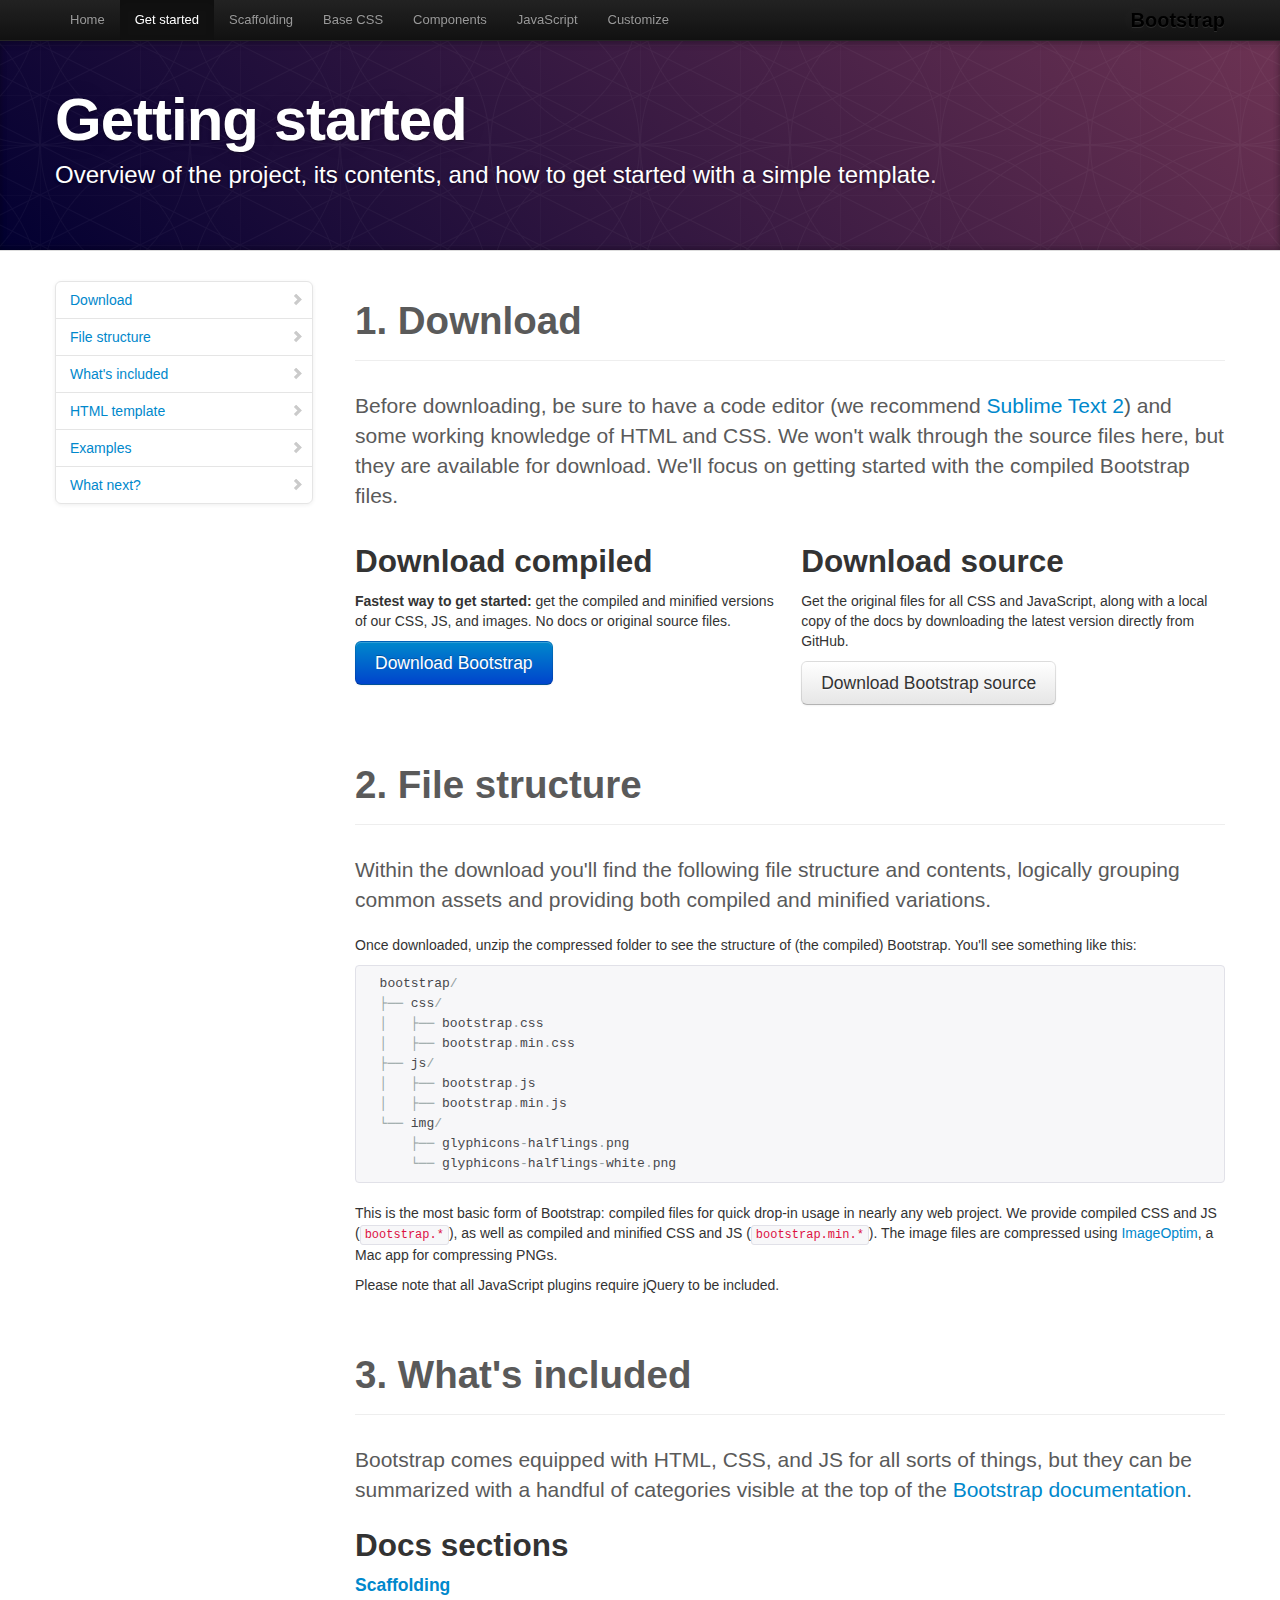
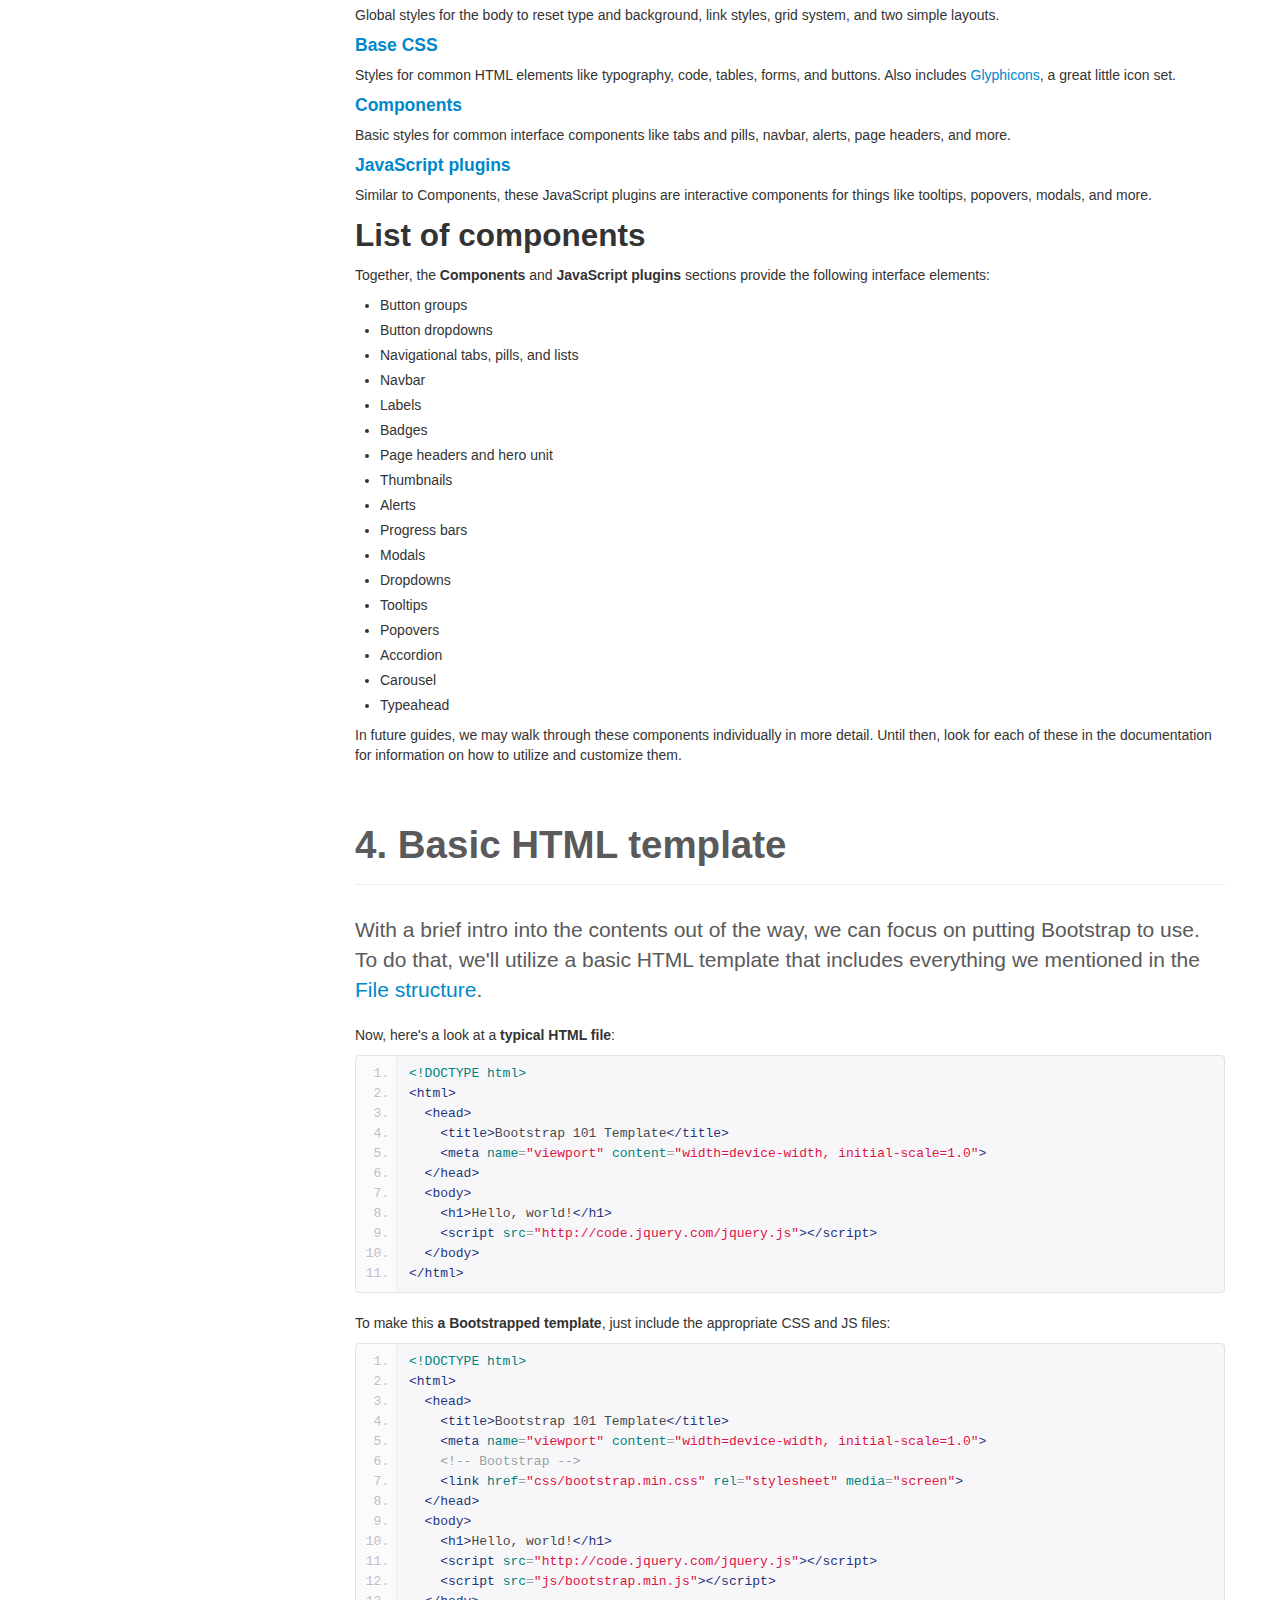
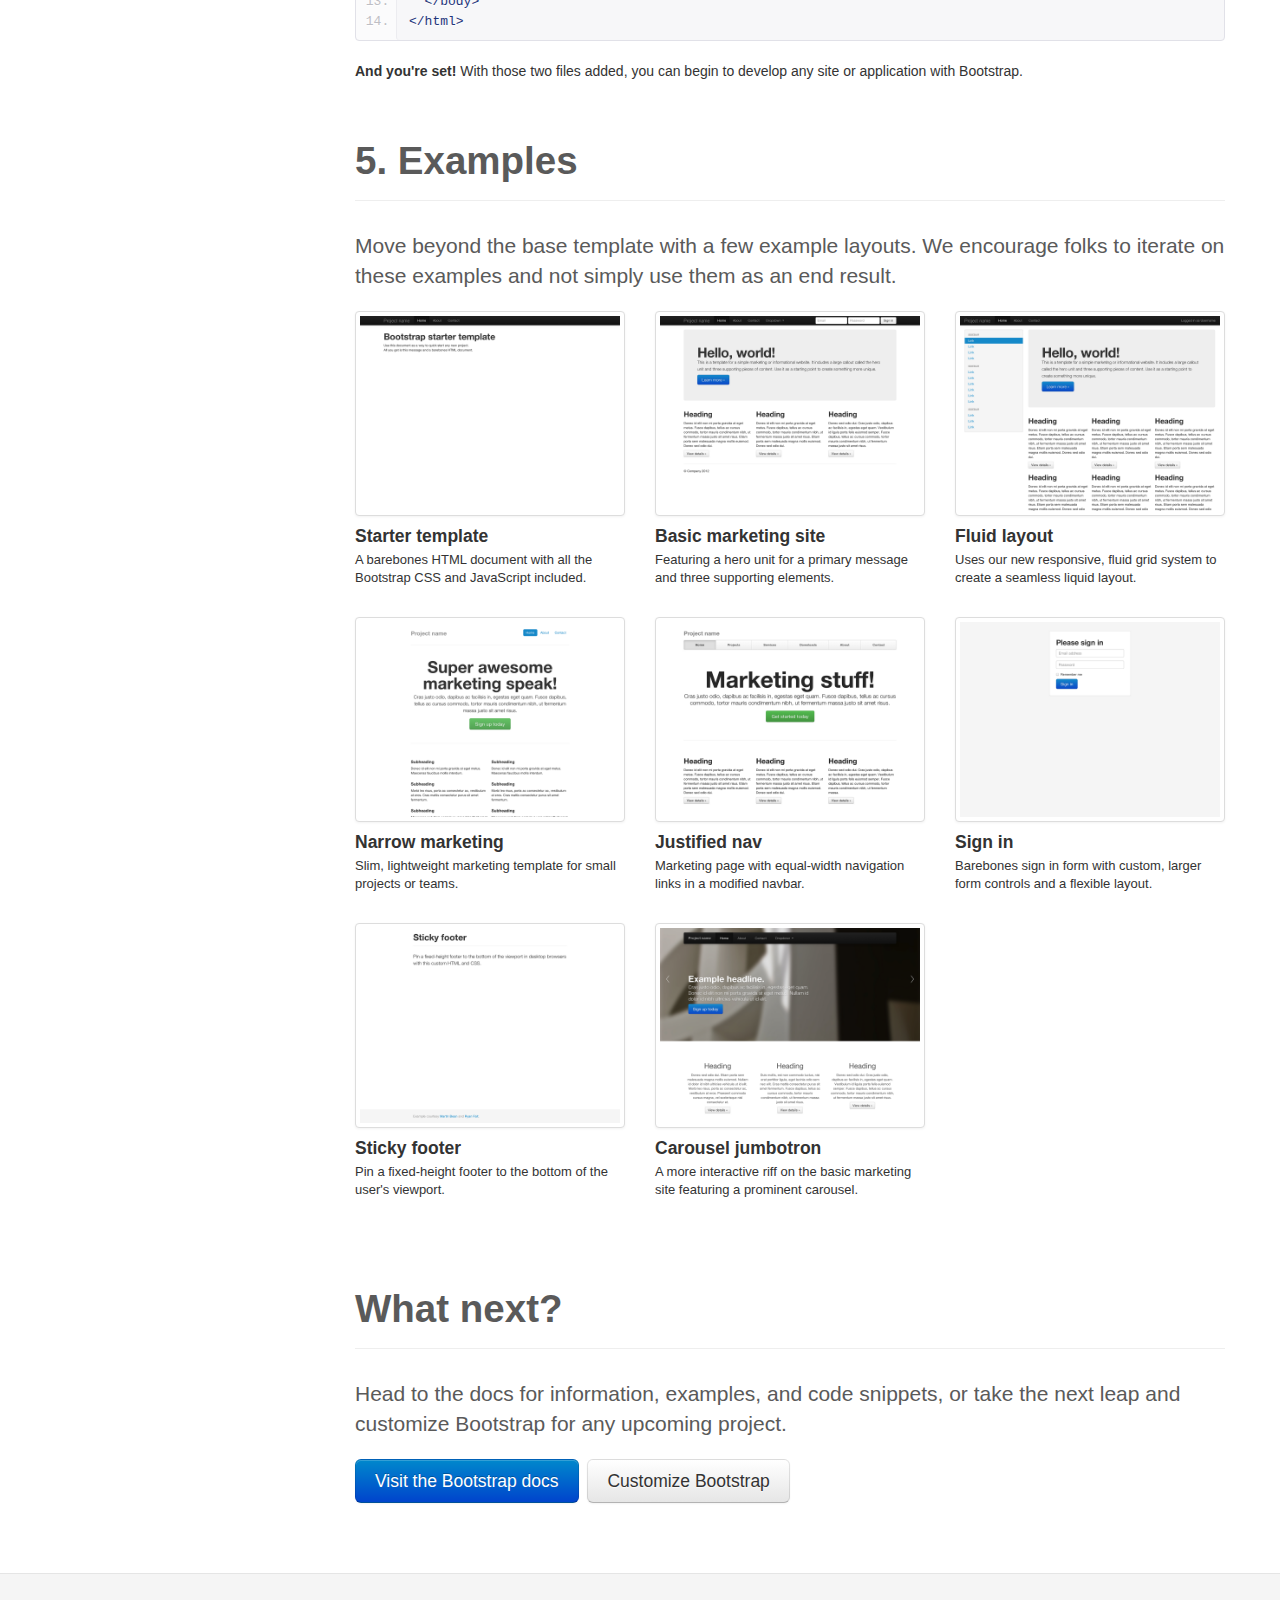
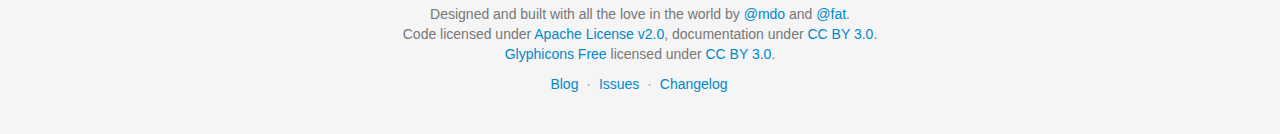
<file: components/bootstrap/docs/getting-started.html>
<!DOCTYPE html>
<html lang="en">
  <head>
    <meta charset="utf-8">
    <title>Getting · Bootstrap</title>
    <meta name="viewport" content="width=device-width, initial-scale=1.0">
    <meta name="description" content="">
    <meta name="author" content="">

    <!-- Le styles -->
    <link href="assets/css/bootstrap.css" rel="stylesheet">
    <link href="assets/css/bootstrap-responsive.css" rel="stylesheet">
    <link href="assets/css/docs.css" rel="stylesheet">
    <link href="assets/js/google-code-prettify/prettify.css" rel="stylesheet">

    <!-- Le HTML5 shim, for IE6-8 support of HTML5 elements -->
    <!--[if lt IE 9]>
      <script src="assets/js/html5shiv.js"></script>
    <![endif]-->

    <!-- Le fav and touch icons -->
    <link rel="apple-touch-icon-precomposed" sizes="144x144" href="assets/ico/apple-touch-icon-144-precomposed.png">
    <link rel="apple-touch-icon-precomposed" sizes="114x114" href="assets/ico/apple-touch-icon-114-precomposed.png">
      <link rel="apple-touch-icon-precomposed" sizes="72x72" href="assets/ico/apple-touch-icon-72-precomposed.png">
                    <link rel="apple-touch-icon-precomposed" href="assets/ico/apple-touch-icon-57-precomposed.png">
                                   <link rel="shortcut icon" href="assets/ico/favicon.png">

    <script type="text/javascript">
      var _gaq = _gaq || [];
      _gaq.push(['_setAccount', 'UA-146052-10']);
      _gaq.push(['_trackPageview']);
      (function() {
        var ga = document.createElement('script'); ga.type = 'text/javascript'; ga.async = true;
        ga.src = ('https:' == document.location.protocol ? 'https://ssl' : 'http://www') + '.google-analytics.com/ga.js';
        var s = document.getElementsByTagName('script')[0]; s.parentNode.insertBefore(ga, s);
      })();
    </script>
  </head>

  <body data-spy="scroll" data-target=".bs-docs-sidebar">

    <!-- Navbar
    ================================================== -->
    <div class="navbar navbar-inverse navbar-fixed-top">
      <div class="navbar-inner">
        <div class="container">
          <button type="button" class="btn btn-navbar" data-toggle="collapse" data-target=".nav-collapse">
            <span class="icon-bar"></span>
            <span class="icon-bar"></span>
            <span class="icon-bar"></span>
          </button>
          <a class="brand" href="./index.html">Bootstrap</a>
          <div class="nav-collapse collapse">
            <ul class="nav">
              <li class="">
                <a href="./index.html">Home</a>
              </li>
              <li class="active">
                <a href="./getting-started.html">Get started</a>
              </li>
              <li class="">
                <a href="./scaffolding.html">Scaffolding</a>
              </li>
              <li class="">
                <a href="./base-css.html">Base CSS</a>
              </li>
              <li class="">
                <a href="./components.html">Components</a>
              </li>
              <li class="">
                <a href="./javascript.html">JavaScript</a>
              </li>
              <li class="">
                <a href="./customize.html">Customize</a>
              </li>
            </ul>
          </div>
        </div>
      </div>
    </div>

<!-- Subhead
================================================== -->
<header class="jumbotron subhead" id="overview">
  <div class="container">
    <h1>Getting started</h1>
    <p class="lead">Overview of the project, its contents, and how to get started with a simple template.</p>
  </div>
</header>


  <div class="container">

    <!-- Docs nav
    ================================================== -->
    <div class="row">
      <div class="span3 bs-docs-sidebar">
        <ul class="nav nav-list bs-docs-sidenav">
          <li><a href="#download-bootstrap"><i class="icon-chevron-right"></i> Download</a></li>
          <li><a href="#file-structure"><i class="icon-chevron-right"></i> File structure</a></li>
          <li><a href="#contents"><i class="icon-chevron-right"></i> What's included</a></li>
          <li><a href="#html-template"><i class="icon-chevron-right"></i> HTML template</a></li>
          <li><a href="#examples"><i class="icon-chevron-right"></i> Examples</a></li>
          <li><a href="#what-next"><i class="icon-chevron-right"></i> What next?</a></li>
        </ul>
      </div>
      <div class="span9">



        <!-- Download
        ================================================== -->
        <section id="download-bootstrap">
          <div class="page-header">
            <h1>1. Download</h1>
          </div>
          <p class="lead">Before downloading, be sure to have a code editor (we recommend <a href="http://sublimetext.com/2">Sublime Text 2</a>) and some working knowledge of HTML and CSS. We won't walk through the source files here, but they are available for download. We'll focus on getting started with the compiled Bootstrap files.</p>

          <div class="row-fluid">
            <div class="span6">
              <h2>Download compiled</h2>
              <p><strong>Fastest way to get started:</strong> get the compiled and minified versions of our CSS, JS, and images. No docs or original source files.</p>
              <p><a class="btn btn-large btn-primary" href="assets/bootstrap.zip" onclick="_gaq.push(['_trackEvent', 'Getting started', 'Download', 'Download compiled']);">Download Bootstrap</a></p>
            </div>
            <div class="span6">
              <h2>Download source</h2>
              <p>Get the original files for all CSS and JavaScript, along with a local copy of the docs by downloading the latest version directly from GitHub.</p>
              <p><a class="btn btn-large" href="https://github.com/twbs/bootstrap/zipball/master" >Download Bootstrap source</a></p>
            </div>
          </div>
        </section>



        <!-- File structure
        ================================================== -->
        <section id="file-structure">
          <div class="page-header">
            <h1>2. File structure</h1>
          </div>
          <p class="lead">Within the download you'll find the following file structure and contents, logically grouping common assets and providing both compiled and minified variations.</p>
          <p>Once downloaded, unzip the compressed folder to see the structure of (the compiled) Bootstrap. You'll see something like this:</p>
<pre class="prettyprint">
  bootstrap/
  ├── css/
  │   ├── bootstrap.css
  │   ├── bootstrap.min.css
  ├── js/
  │   ├── bootstrap.js
  │   ├── bootstrap.min.js
  └── img/
      ├── glyphicons-halflings.png
      └── glyphicons-halflings-white.png
</pre>
          <p>This is the most basic form of Bootstrap: compiled files for quick drop-in usage in nearly any web project. We provide compiled CSS and JS (<code>bootstrap.*</code>), as well as compiled and minified CSS and JS (<code>bootstrap.min.*</code>). The image files are compressed using <a href="http://imageoptim.com/">ImageOptim</a>, a Mac app for compressing PNGs.</p>
          <p>Please note that all JavaScript plugins require jQuery to be included.</p>
        </section>



        <!-- Contents
        ================================================== -->
        <section id="contents">
          <div class="page-header">
            <h1>3. What's included</h1>
          </div>
          <p class="lead">Bootstrap comes equipped with HTML, CSS, and JS for all sorts of things, but they can be summarized with a handful of categories visible at the top of the <a href="http://getbootstrap.com">Bootstrap documentation</a>.</p>

          <h2>Docs sections</h2>
          <h4><a href="http://twbs.github.com/bootstrap/scaffolding.html">Scaffolding</a></h4>
          <p>Global styles for the body to reset type and background, link styles, grid system, and two simple layouts.</p>
          <h4><a href="http://twbs.github.com/bootstrap/base-css.html">Base CSS</a></h4>
          <p>Styles for common HTML elements like typography, code, tables, forms, and buttons. Also includes <a href="http://glyphicons.com">Glyphicons</a>, a great little icon set.</p>
          <h4><a href="http://twbs.github.com/bootstrap/components.html">Components</a></h4>
          <p>Basic styles for common interface components like tabs and pills, navbar, alerts, page headers, and more.</p>
          <h4><a href="http://twbs.github.com/bootstrap/javascript.html">JavaScript plugins</a></h4>
          <p>Similar to Components, these JavaScript plugins are interactive components for things like tooltips, popovers, modals, and more.</p>

          <h2>List of components</h2>
          <p>Together, the <strong>Components</strong> and <strong>JavaScript plugins</strong> sections provide the following interface elements:</p>
          <ul>
            <li>Button groups</li>
            <li>Button dropdowns</li>
            <li>Navigational tabs, pills, and lists</li>
            <li>Navbar</li>
            <li>Labels</li>
            <li>Badges</li>
            <li>Page headers and hero unit</li>
            <li>Thumbnails</li>
            <li>Alerts</li>
            <li>Progress bars</li>
            <li>Modals</li>
            <li>Dropdowns</li>
            <li>Tooltips</li>
            <li>Popovers</li>
            <li>Accordion</li>
            <li>Carousel</li>
            <li>Typeahead</li>
          </ul>
          <p>In future guides, we may walk through these components individually in more detail. Until then, look for each of these in the documentation for information on how to utilize and customize them.</p>
        </section>



        <!-- HTML template
        ================================================== -->
        <section id="html-template">
          <div class="page-header">
            <h1>4. Basic HTML template</h1>
          </div>
          <p class="lead">With a brief intro into the contents out of the way, we can focus on putting Bootstrap to use. To do that, we'll utilize a basic HTML template that includes everything we mentioned in the <a href="./getting-started.html#file-structure">File structure</a>.</p>
          <p>Now, here's a look at a <strong>typical HTML file</strong>:</p>
<pre class="prettyprint linenums">
&lt;!DOCTYPE html&gt;
&lt;html&gt;
  &lt;head&gt;
    &lt;title&gt;Bootstrap 101 Template&lt;/title&gt;
    &lt;meta name="viewport" content="width=device-width, initial-scale=1.0"&gt;
  &lt;/head&gt;
  &lt;body&gt;
    &lt;h1&gt;Hello, world!&lt;/h1&gt;
    &lt;script src="http://code.jquery.com/jquery.js"&gt;&lt;/script&gt;
  &lt;/body&gt;
&lt;/html&gt;
</pre>
          <p>To make this <strong>a Bootstrapped template</strong>, just include the appropriate CSS and JS files:</p>
<pre class="prettyprint linenums">
&lt;!DOCTYPE html&gt;
&lt;html&gt;
  &lt;head&gt;
    &lt;title&gt;Bootstrap 101 Template&lt;/title&gt;
    &lt;meta name="viewport" content="width=device-width, initial-scale=1.0"&gt;
    &lt;!-- Bootstrap --&gt;
    &lt;link href="css/bootstrap.min.css" rel="stylesheet" media="screen"&gt;
  &lt;/head&gt;
  &lt;body&gt;
    &lt;h1&gt;Hello, world!&lt;/h1&gt;
    &lt;script src="http://code.jquery.com/jquery.js"&gt;&lt;/script&gt;
    &lt;script src="js/bootstrap.min.js"&gt;&lt;/script&gt;
  &lt;/body&gt;
&lt;/html&gt;
</pre>
          <p><strong>And you're set!</strong> With those two files added, you can begin to develop any site or application with Bootstrap.</p>
        </section>



        <!-- Examples
        ================================================== -->
        <section id="examples">
          <div class="page-header">
            <h1>5. Examples</h1>
          </div>
          <p class="lead">Move beyond the base template with a few example layouts. We encourage folks to iterate on these examples and not simply use them as an end result.</p>
          <ul class="thumbnails bootstrap-examples">
            <li class="span3">
              <a class="thumbnail" href="examples/starter-template.html">
                <img src="assets/img/examples/bootstrap-example-starter.png" alt="">
              </a>
              <h4>Starter template</h4>
              <p>A barebones HTML document with all the Bootstrap CSS and JavaScript included.</p>
            </li>
            <li class="span3">
              <a class="thumbnail" href="examples/hero.html">
                <img src="assets/img/examples/bootstrap-example-marketing.png" alt="">
              </a>
              <h4>Basic marketing site</h4>
              <p>Featuring a hero unit for a primary message and three supporting elements.</p>
            </li>
            <li class="span3">
              <a class="thumbnail" href="examples/fluid.html">
                <img src="assets/img/examples/bootstrap-example-fluid.png" alt="">
              </a>
              <h4>Fluid layout</h4>
              <p>Uses our new responsive, fluid grid system to create a seamless liquid layout.</p>
            </li>

            <li class="span3">
              <a class="thumbnail" href="examples/marketing-narrow.html">
                <img src="assets/img/examples/bootstrap-example-marketing-narrow.png" alt="">
              </a>
              <h4>Narrow marketing</h4>
              <p>Slim, lightweight marketing template for small projects or teams.</p>
            </li>
            <li class="span3">
              <a class="thumbnail" href="examples/justified-nav.html">
                <img src="assets/img/examples/bootstrap-example-justified-nav.png" alt="">
              </a>
              <h4>Justified nav</h4>
              <p>Marketing page with equal-width navigation links in a modified navbar.</p>
            </li>
            <li class="span3">
              <a class="thumbnail" href="examples/signin.html">
                <img src="assets/img/examples/bootstrap-example-signin.png" alt="">
              </a>
              <h4>Sign in</h4>
              <p>Barebones sign in form with custom, larger form controls and a flexible layout.</p>
            </li>

            <li class="span3">
              <a class="thumbnail" href="examples/sticky-footer.html">
                <img src="assets/img/examples/bootstrap-example-sticky-footer.png" alt="">
              </a>
              <h4>Sticky footer</h4>
              <p>Pin a fixed-height footer to the bottom of the user's viewport.</p>
            </li>
            <li class="span3">
              <a class="thumbnail" href="examples/carousel.html">
                <img src="assets/img/examples/bootstrap-example-carousel.png" alt="">
              </a>
              <h4>Carousel jumbotron</h4>
              <p>A more interactive riff on the basic marketing site featuring a prominent carousel.</p>
            </li>
          </ul>
        </section>




        <!-- Next
        ================================================== -->
        <section id="what-next">
          <div class="page-header">
            <h1>What next?</h1>
          </div>
          <p class="lead">Head to the docs for information, examples, and code snippets, or take the next leap and customize Bootstrap for any upcoming project.</p>
          <a class="btn btn-large btn-primary" href="./scaffolding.html" onclick="_gaq.push(['_trackEvent', 'Getting started', 'Next steps', 'Visit docs']);">Visit the Bootstrap docs</a>
          <a class="btn btn-large" href="./customize.html" style="margin-left: 5px;" onclick="_gaq.push(['_trackEvent', 'Getting started', 'Next steps', 'Customize']);">Customize Bootstrap</a>
        </section>




      </div>
    </div>

  </div>



    <!-- Footer
    ================================================== -->
    <footer class="footer">
      <div class="container">
        <p>Designed and built with all the love in the world by <a href="http://twitter.com/mdo" target="_blank">@mdo</a> and <a href="http://twitter.com/fat" target="_blank">@fat</a>.</p>
        <p>Code licensed under <a href="http://www.apache.org/licenses/LICENSE-2.0" target="_blank">Apache License v2.0</a>, documentation under <a href="http://creativecommons.org/licenses/by/3.0/">CC BY 3.0</a>.</p>
        <p><a href="http://glyphicons.com">Glyphicons Free</a> licensed under <a href="http://creativecommons.org/licenses/by/3.0/">CC BY 3.0</a>.</p>
        <ul class="footer-links">
          <li><a href="http://blog.getbootstrap.com">Blog</a></li>
          <li class="muted">&middot;</li>
          <li><a href="https://github.com/twbs/bootstrap/issues?state=open">Issues</a></li>
          <li class="muted">&middot;</li>
          <li><a href="https://github.com/twbs/bootstrap/releases">Changelog</a></li>
        </ul>
      </div>
    </footer>



    <!-- Le javascript
    ================================================== -->
    <!-- Placed at the end of the document so the pages load faster -->
    <script type="text/javascript" src="http://platform.twitter.com/widgets.js"></script>
    <script src="assets/js/jquery.js"></script>
    <script src="assets/js/bootstrap-transition.js"></script>
    <script src="assets/js/bootstrap-alert.js"></script>
    <script src="assets/js/bootstrap-modal.js"></script>
    <script src="assets/js/bootstrap-dropdown.js"></script>
    <script src="assets/js/bootstrap-scrollspy.js"></script>
    <script src="assets/js/bootstrap-tab.js"></script>
    <script src="assets/js/bootstrap-tooltip.js"></script>
    <script src="assets/js/bootstrap-popover.js"></script>
    <script src="assets/js/bootstrap-button.js"></script>
    <script src="assets/js/bootstrap-collapse.js"></script>
    <script src="assets/js/bootstrap-carousel.js"></script>
    <script src="assets/js/bootstrap-typeahead.js"></script>
    <script src="assets/js/bootstrap-affix.js"></script>

    <script src="assets/js/holder/holder.js"></script>
    <script src="assets/js/google-code-prettify/prettify.js"></script>

    <script src="assets/js/application.js"></script>


    <!-- Analytics
    ================================================== -->
    <script>
      var _gauges = _gauges || [];
      (function() {
        var t   = document.createElement('script');
        t.type  = 'text/javascript';
        t.async = true;
        t.id    = 'gauges-tracker';
        t.setAttribute('data-site-id', '4f0dc9fef5a1f55508000013');
        t.src = '//secure.gaug.es/track.js';
        var s = document.getElementsByTagName('script')[0];
        s.parentNode.insertBefore(t, s);
      })();
    </script>

  </body>
</html>
</file>
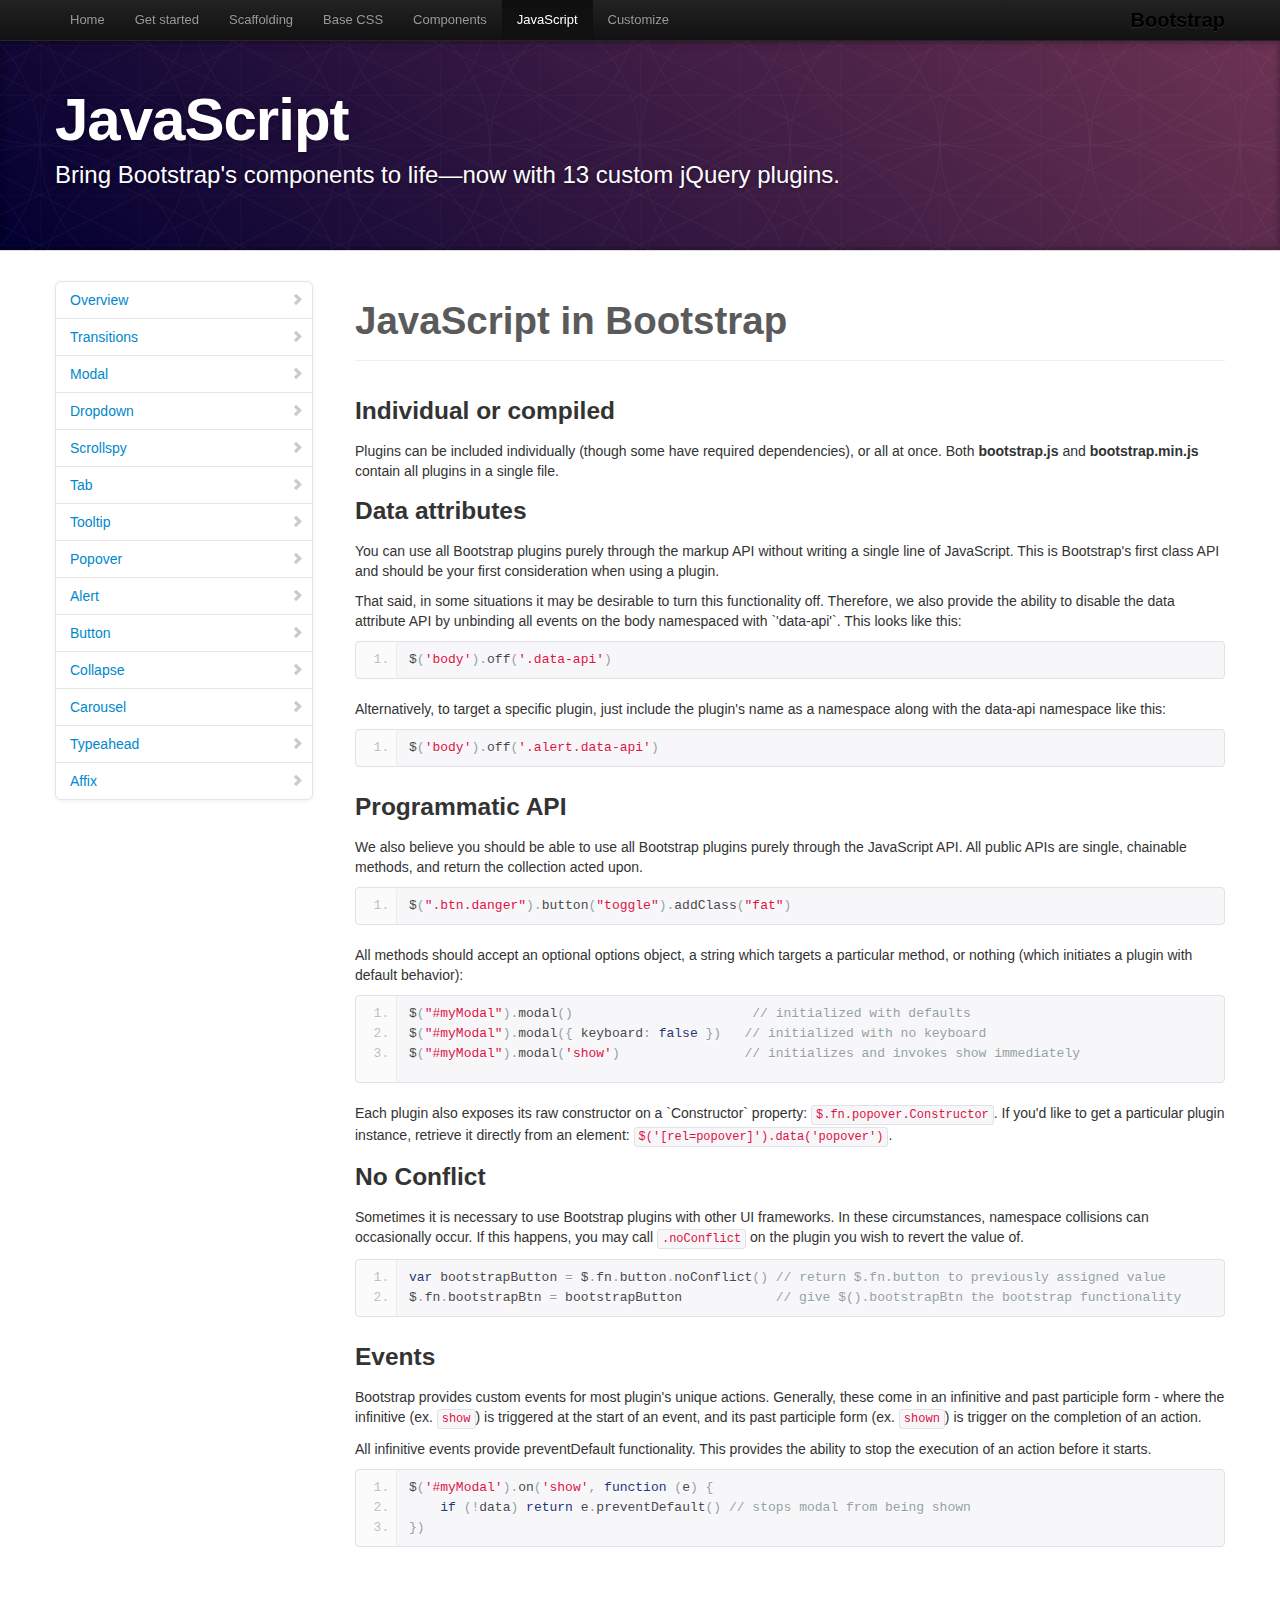
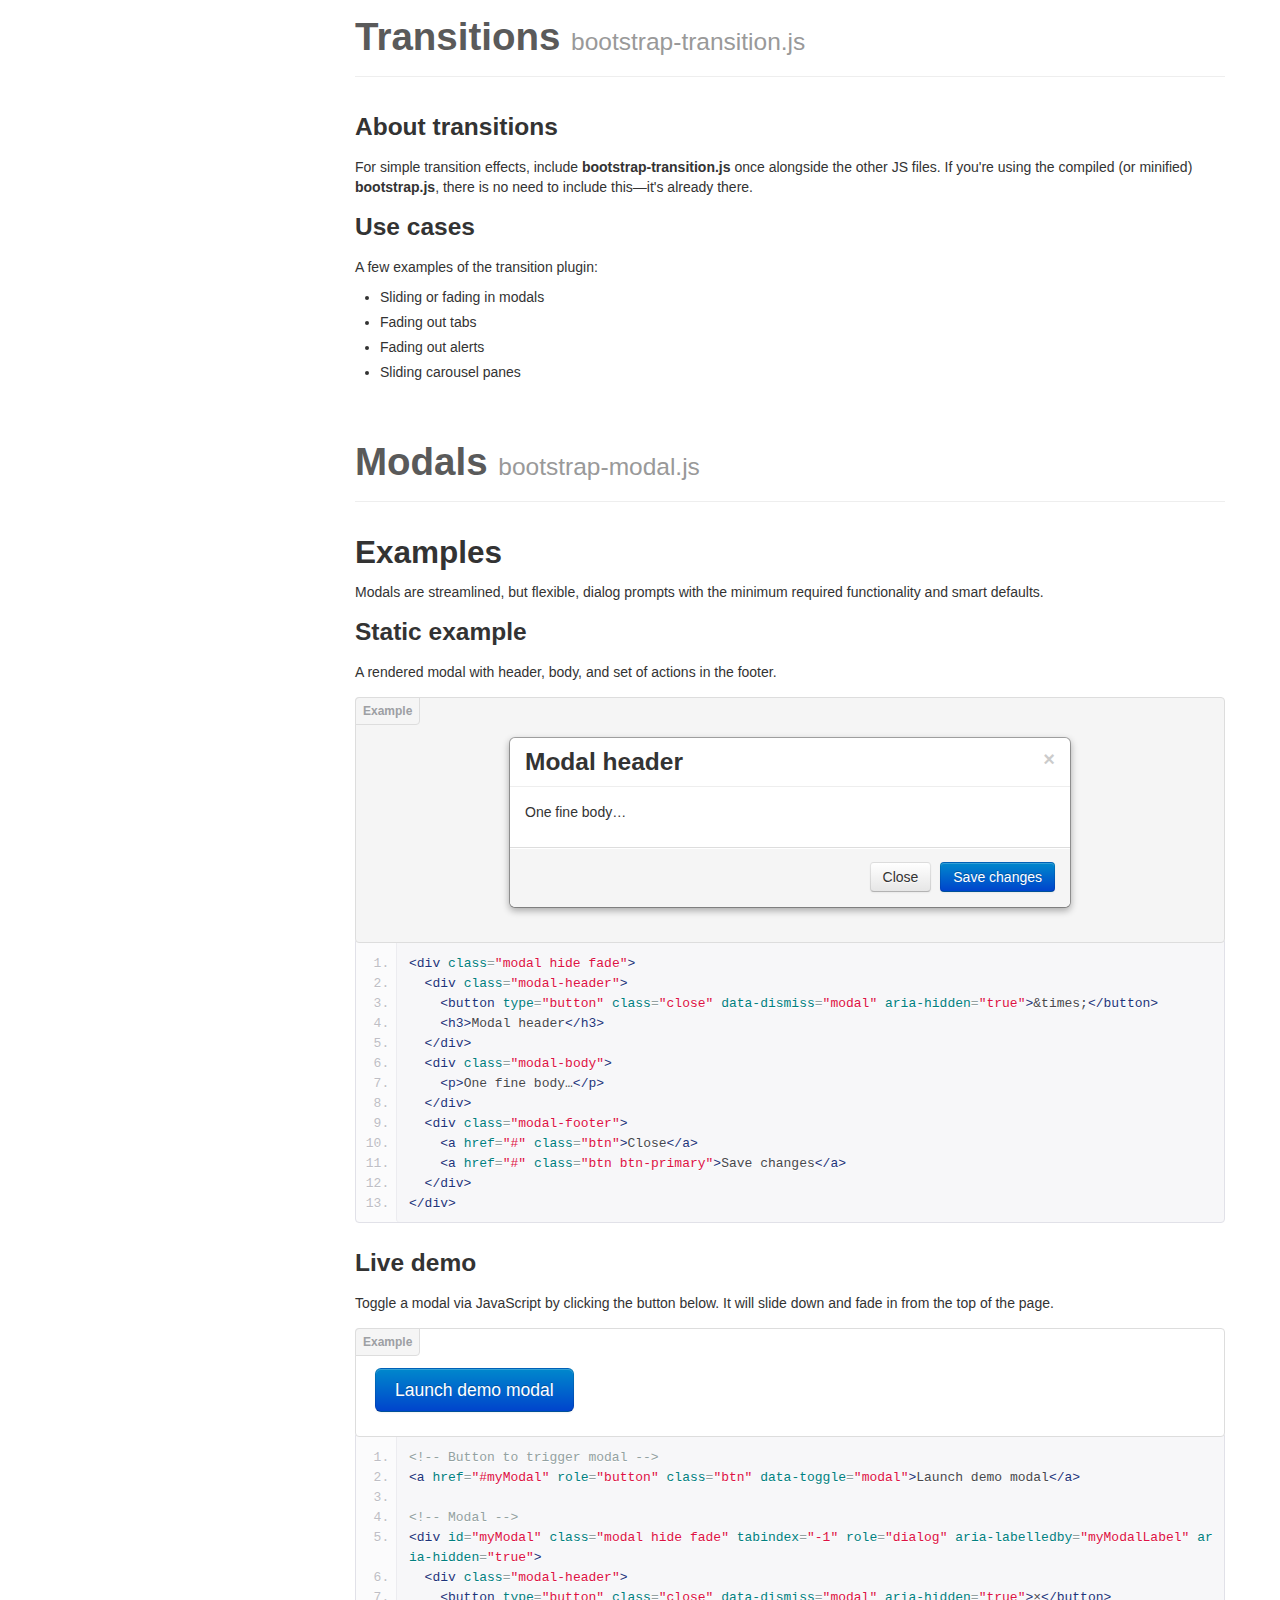
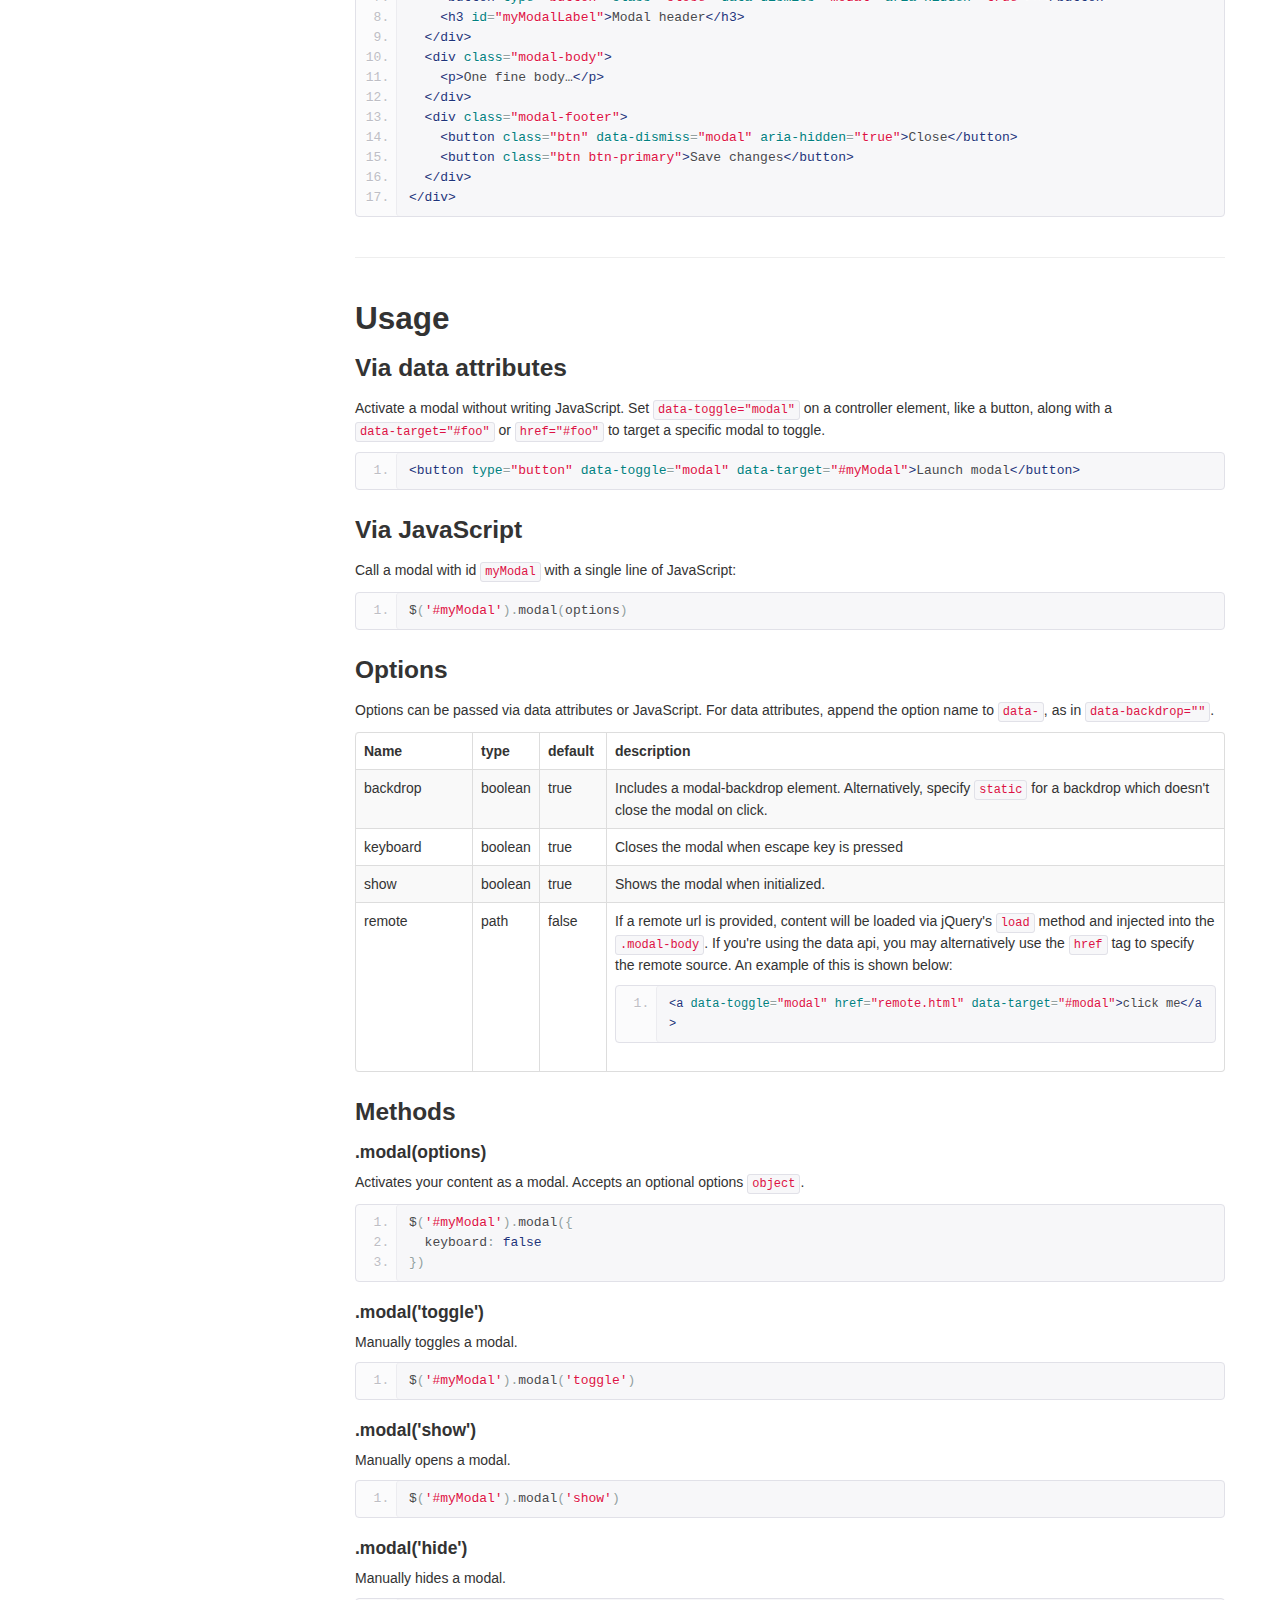
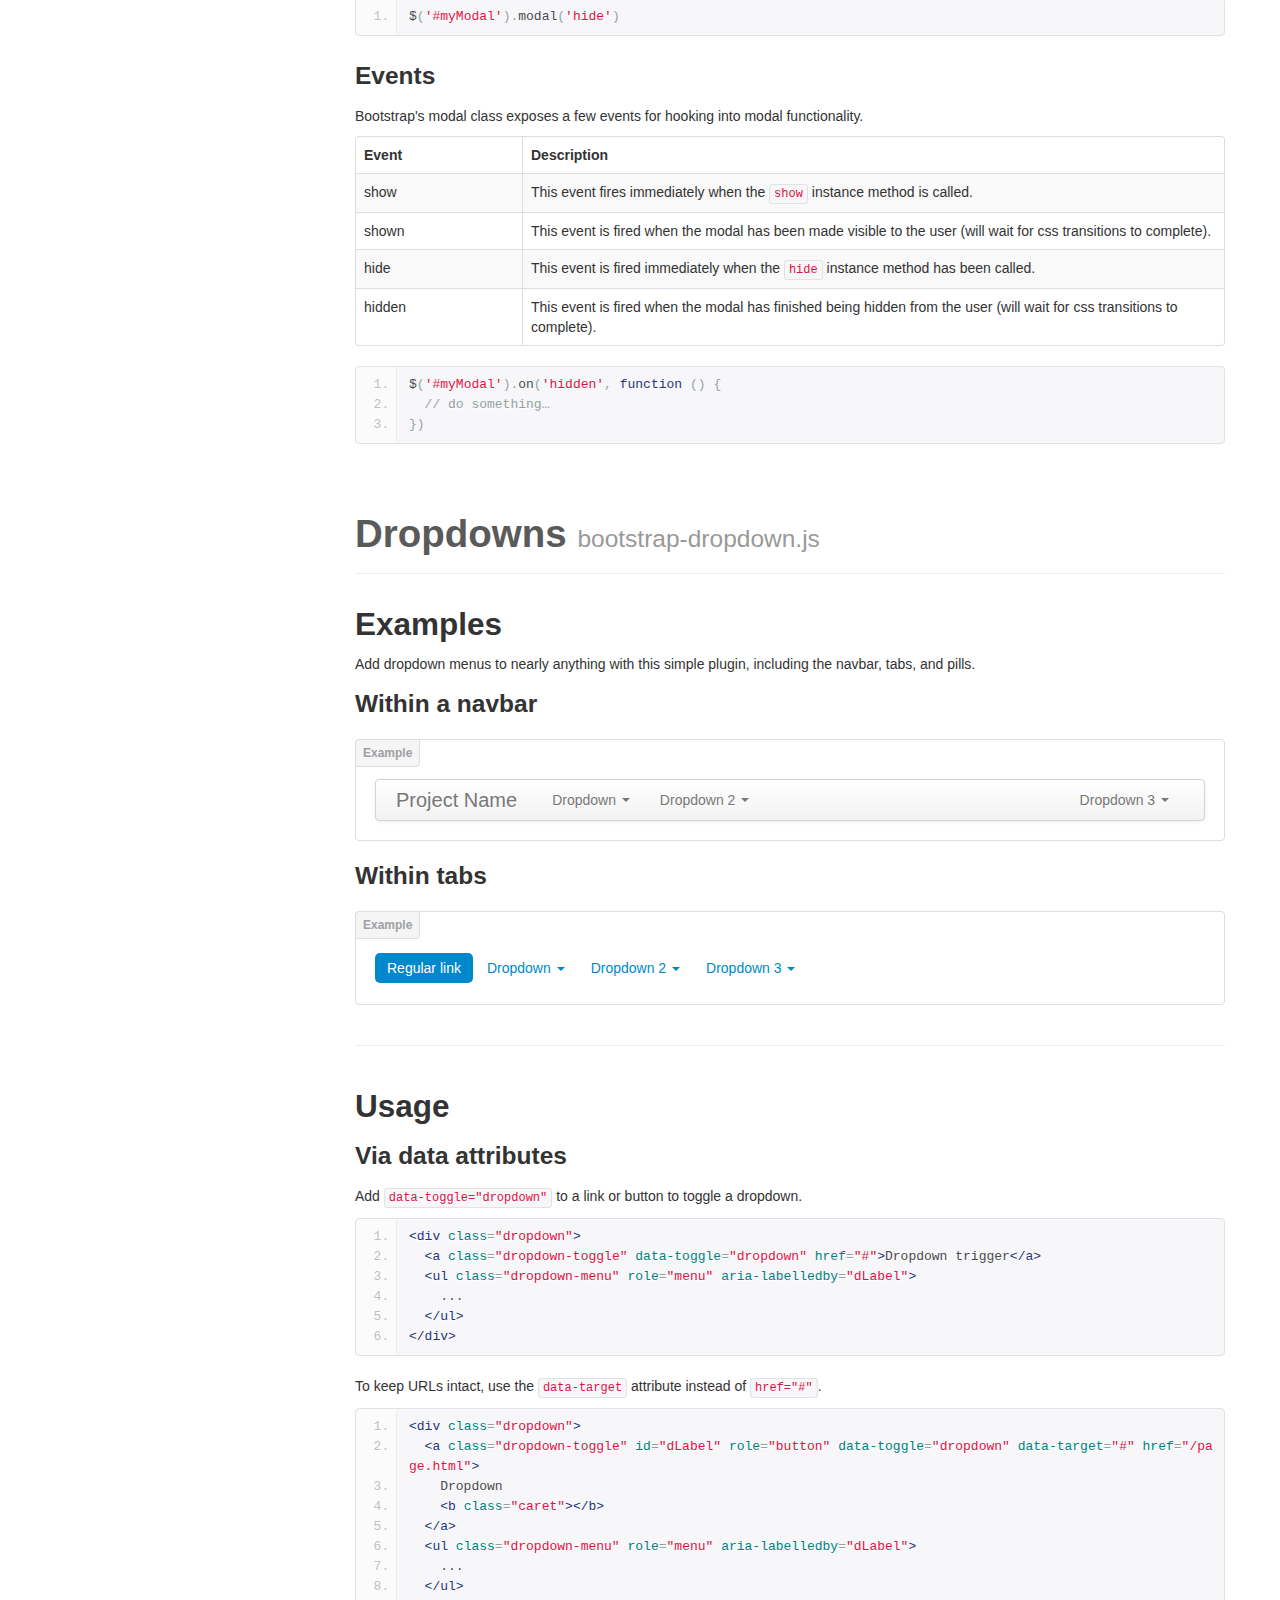
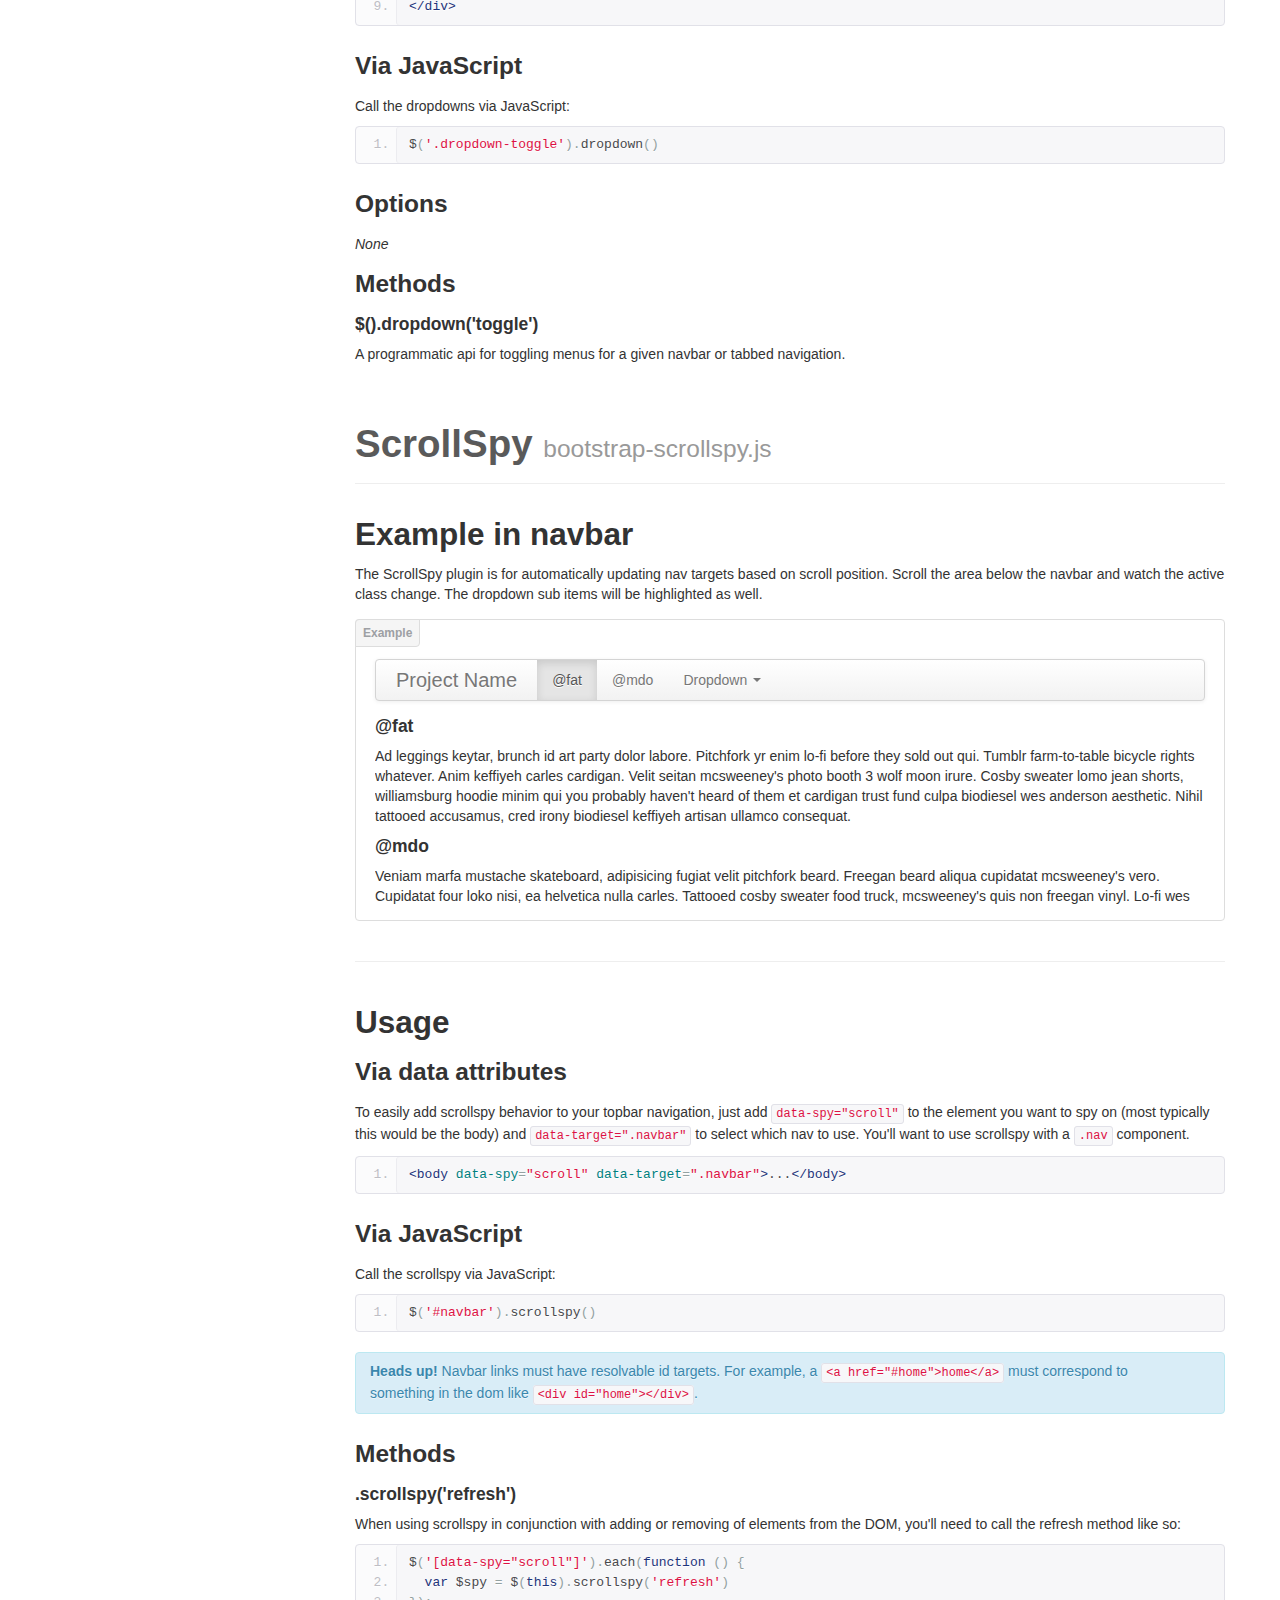
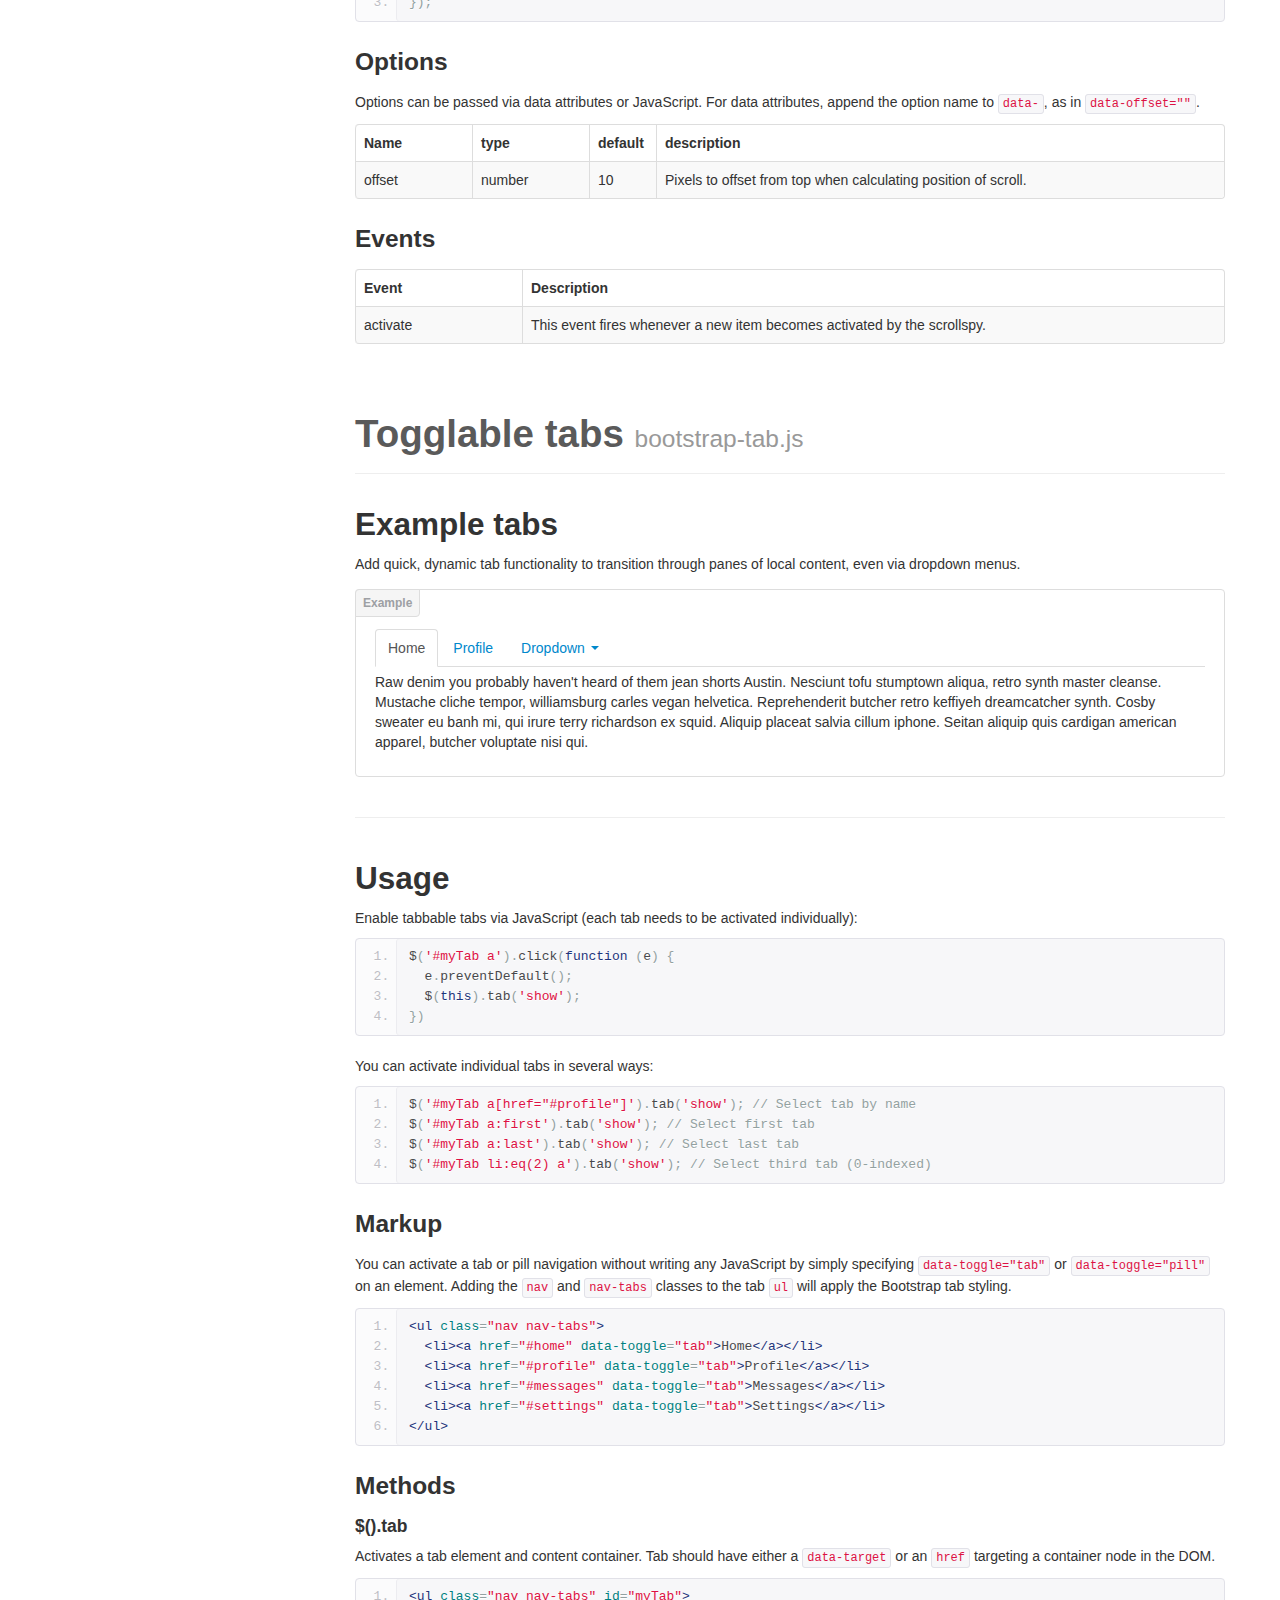
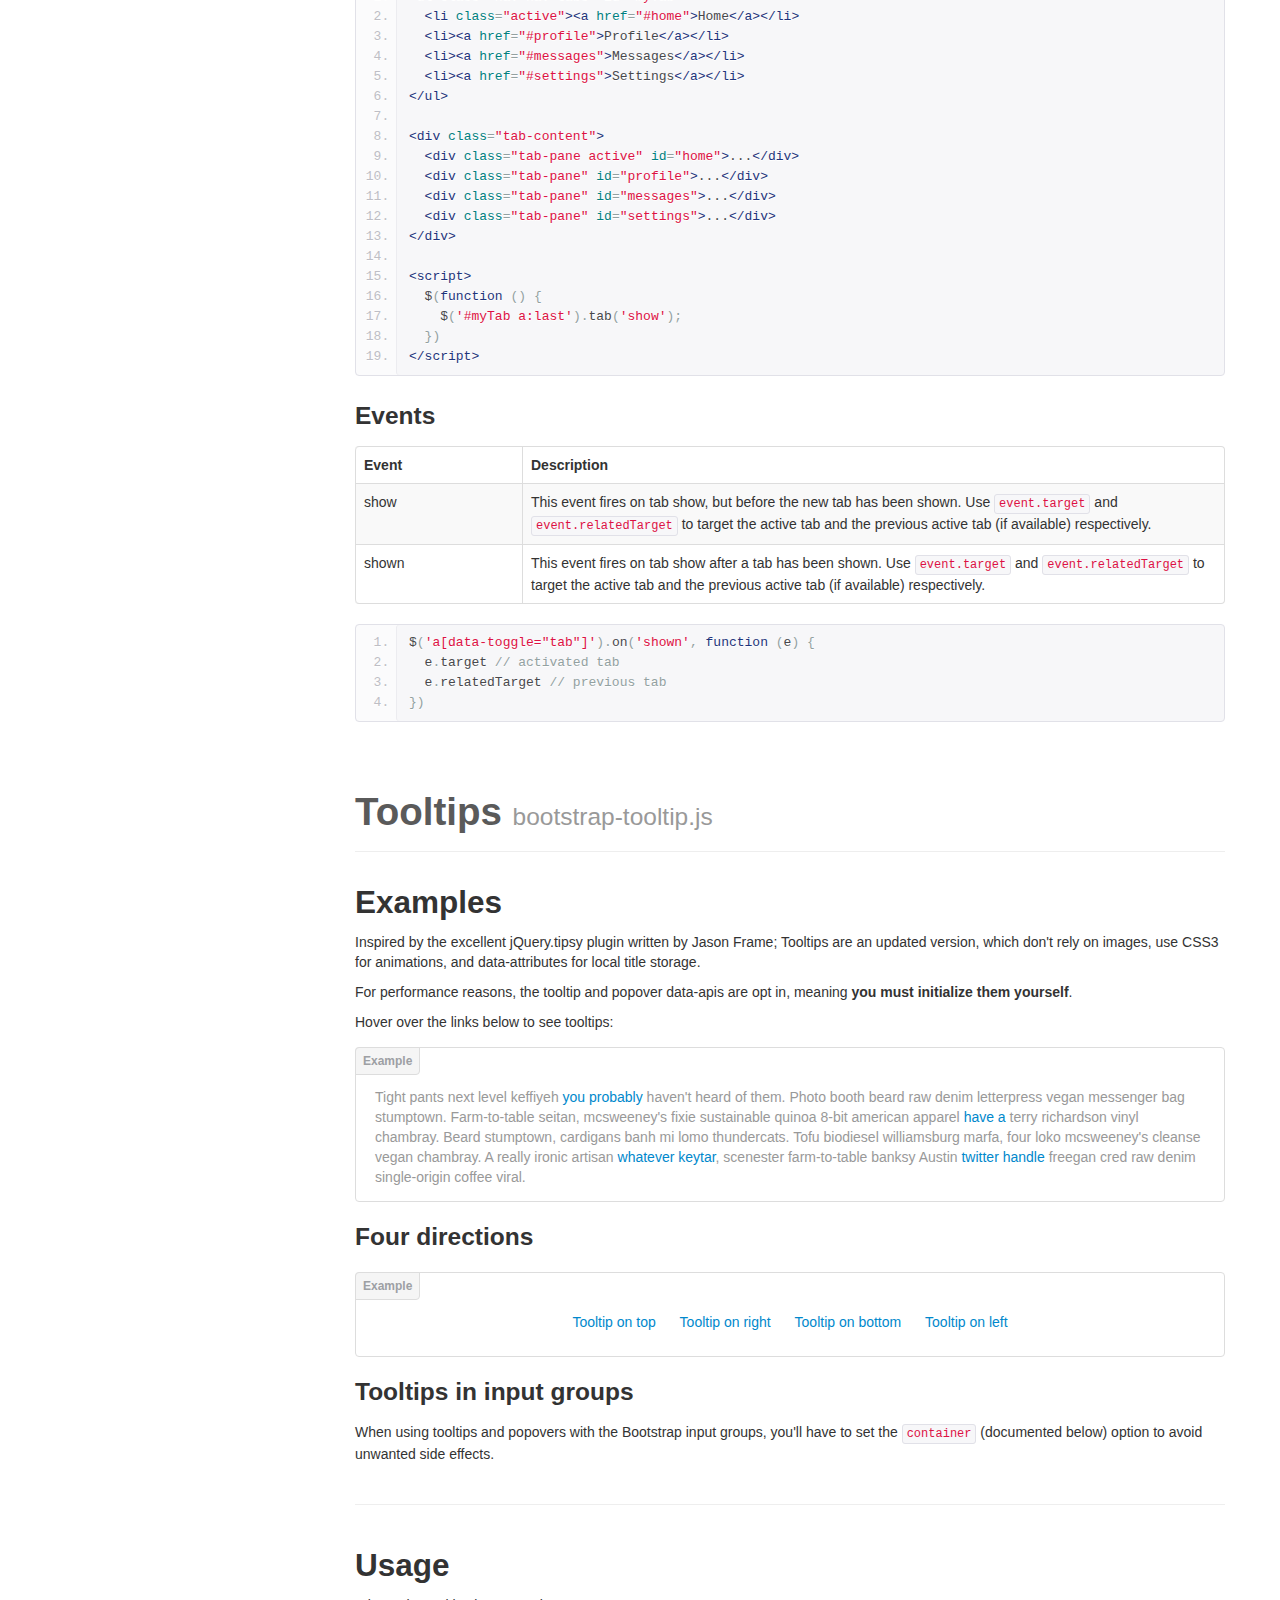
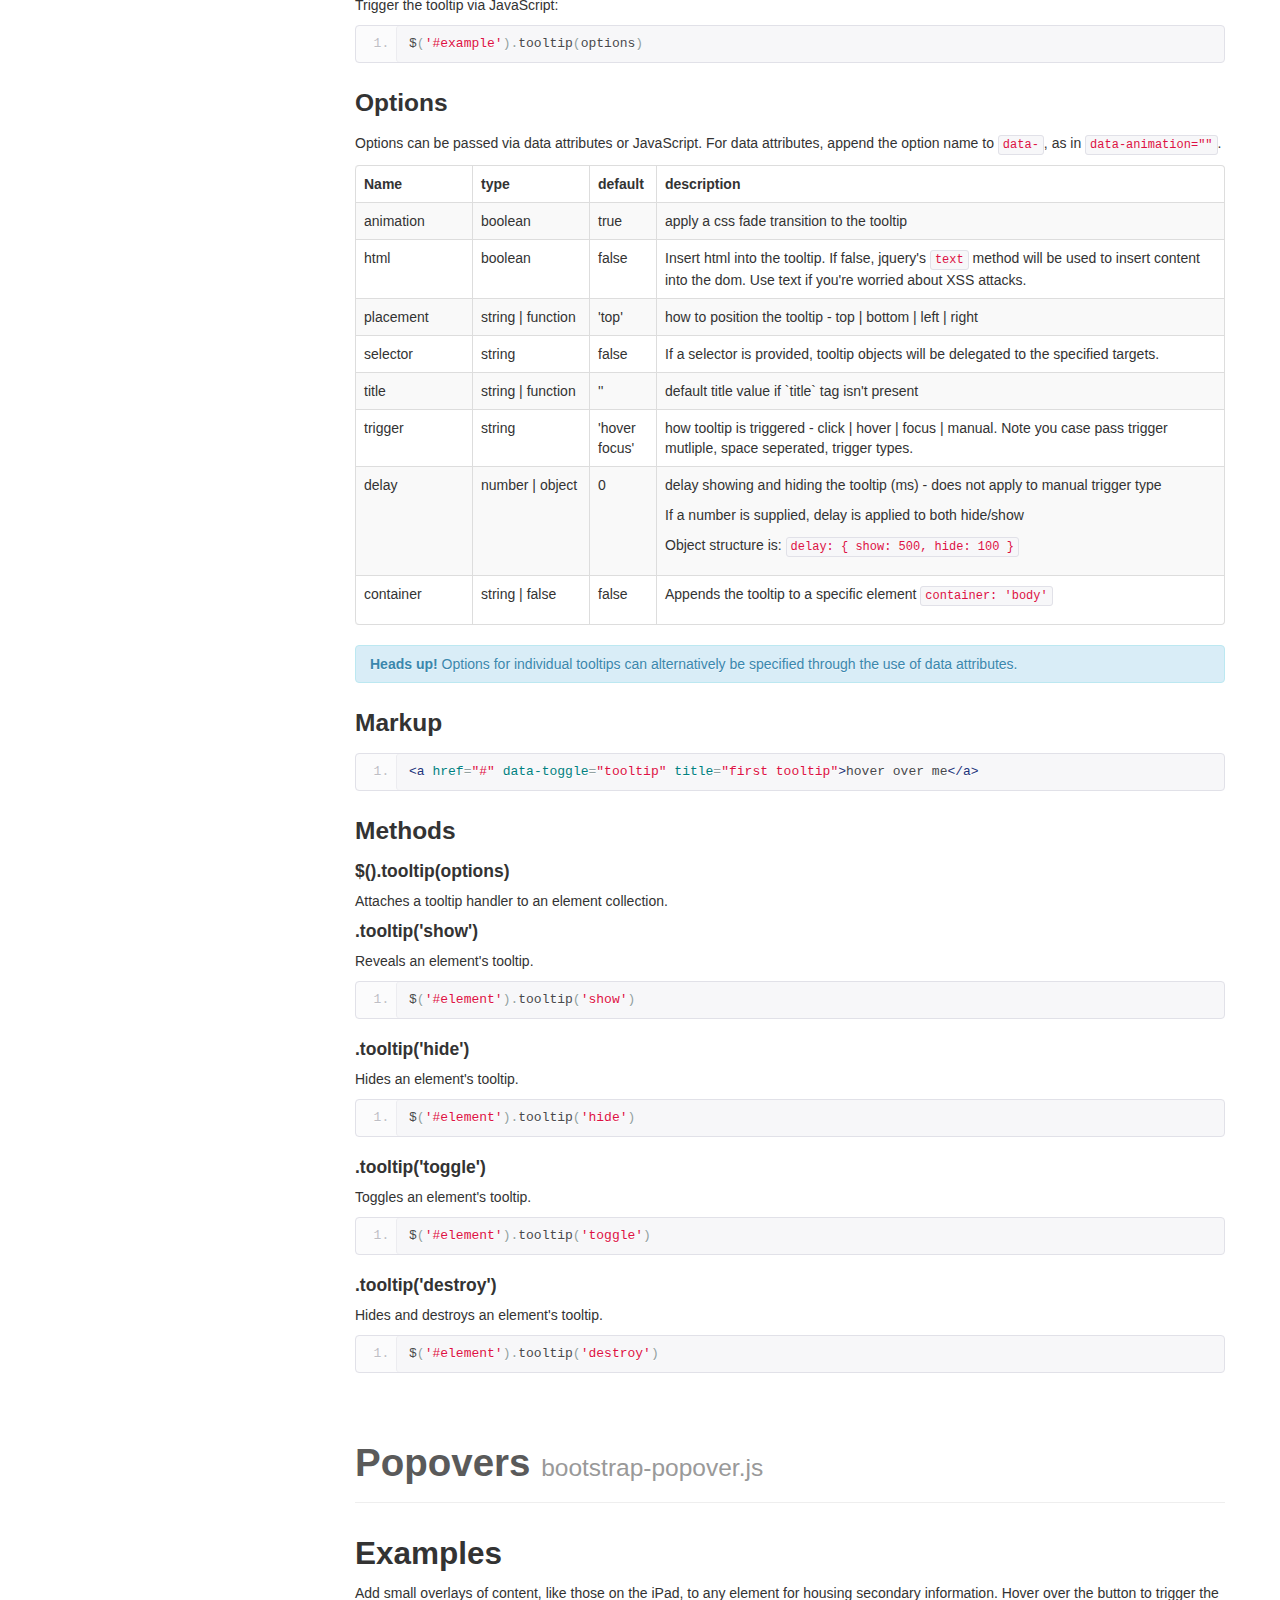
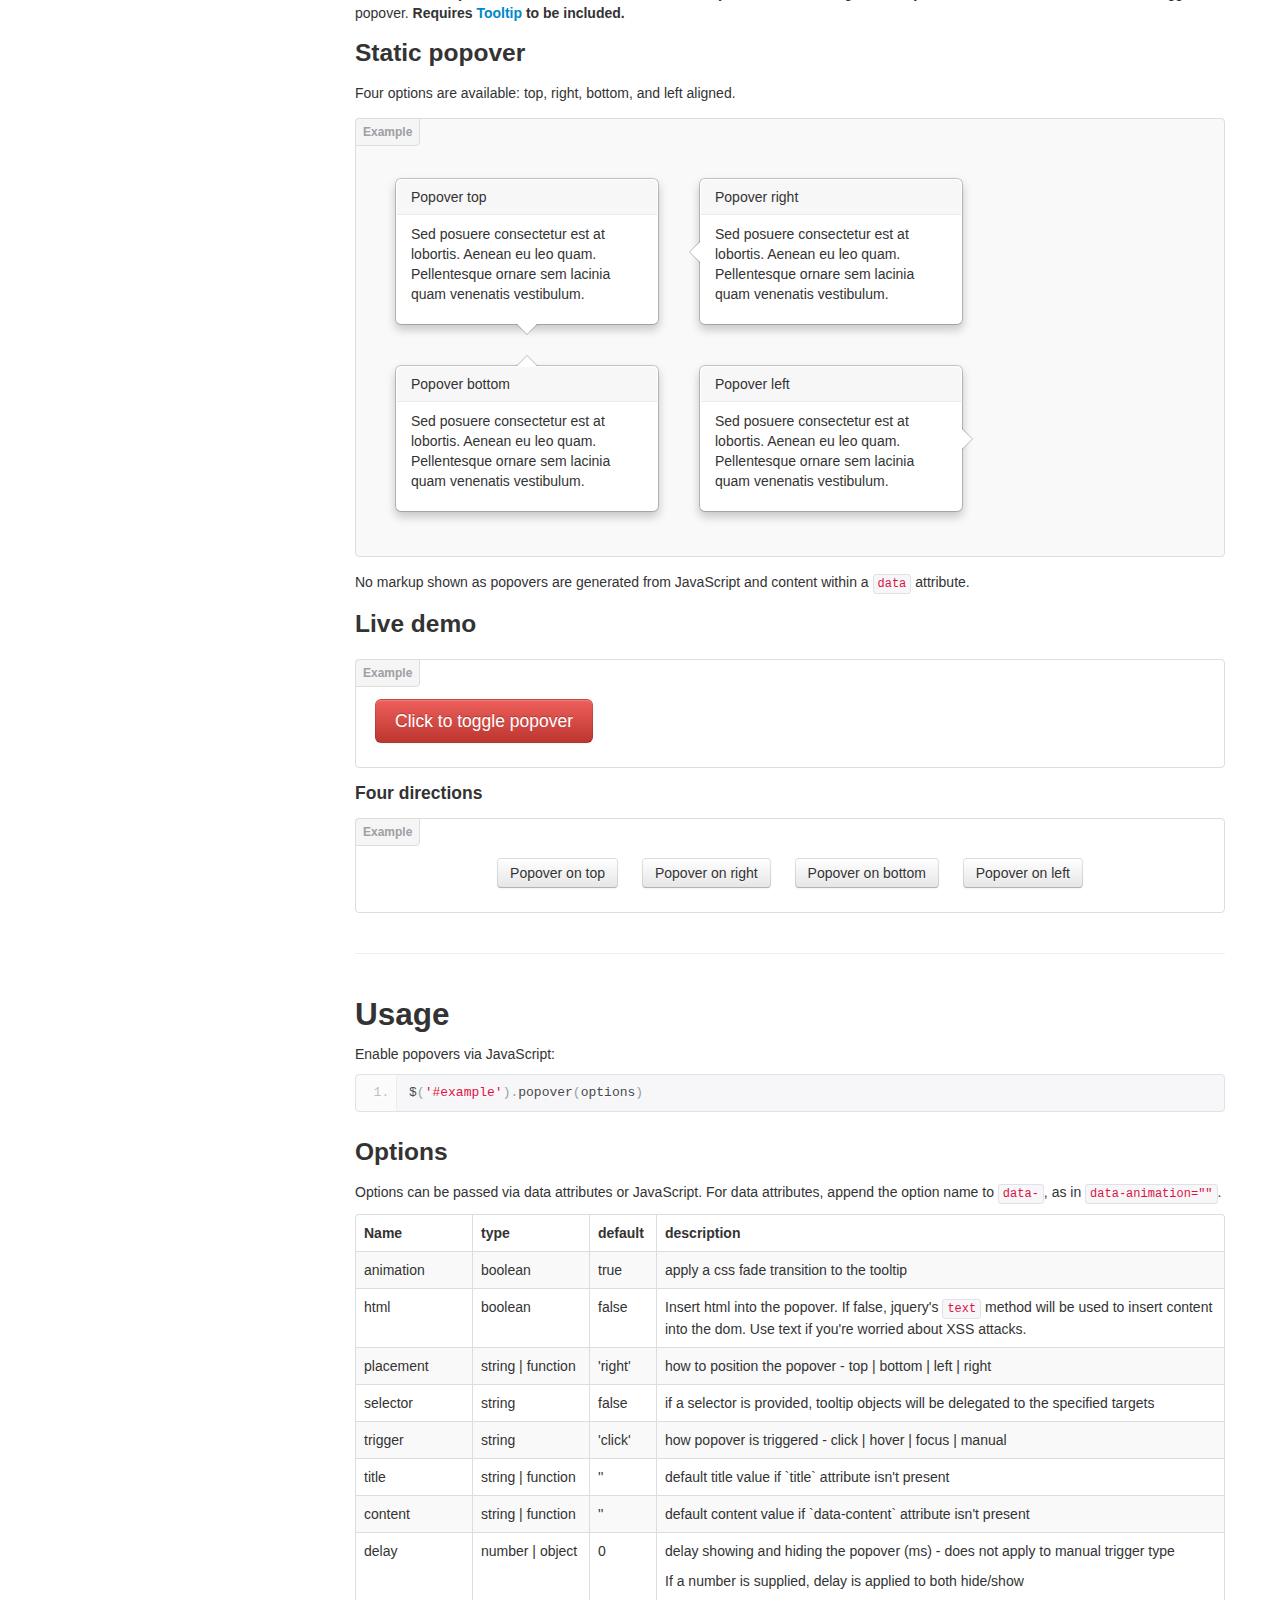
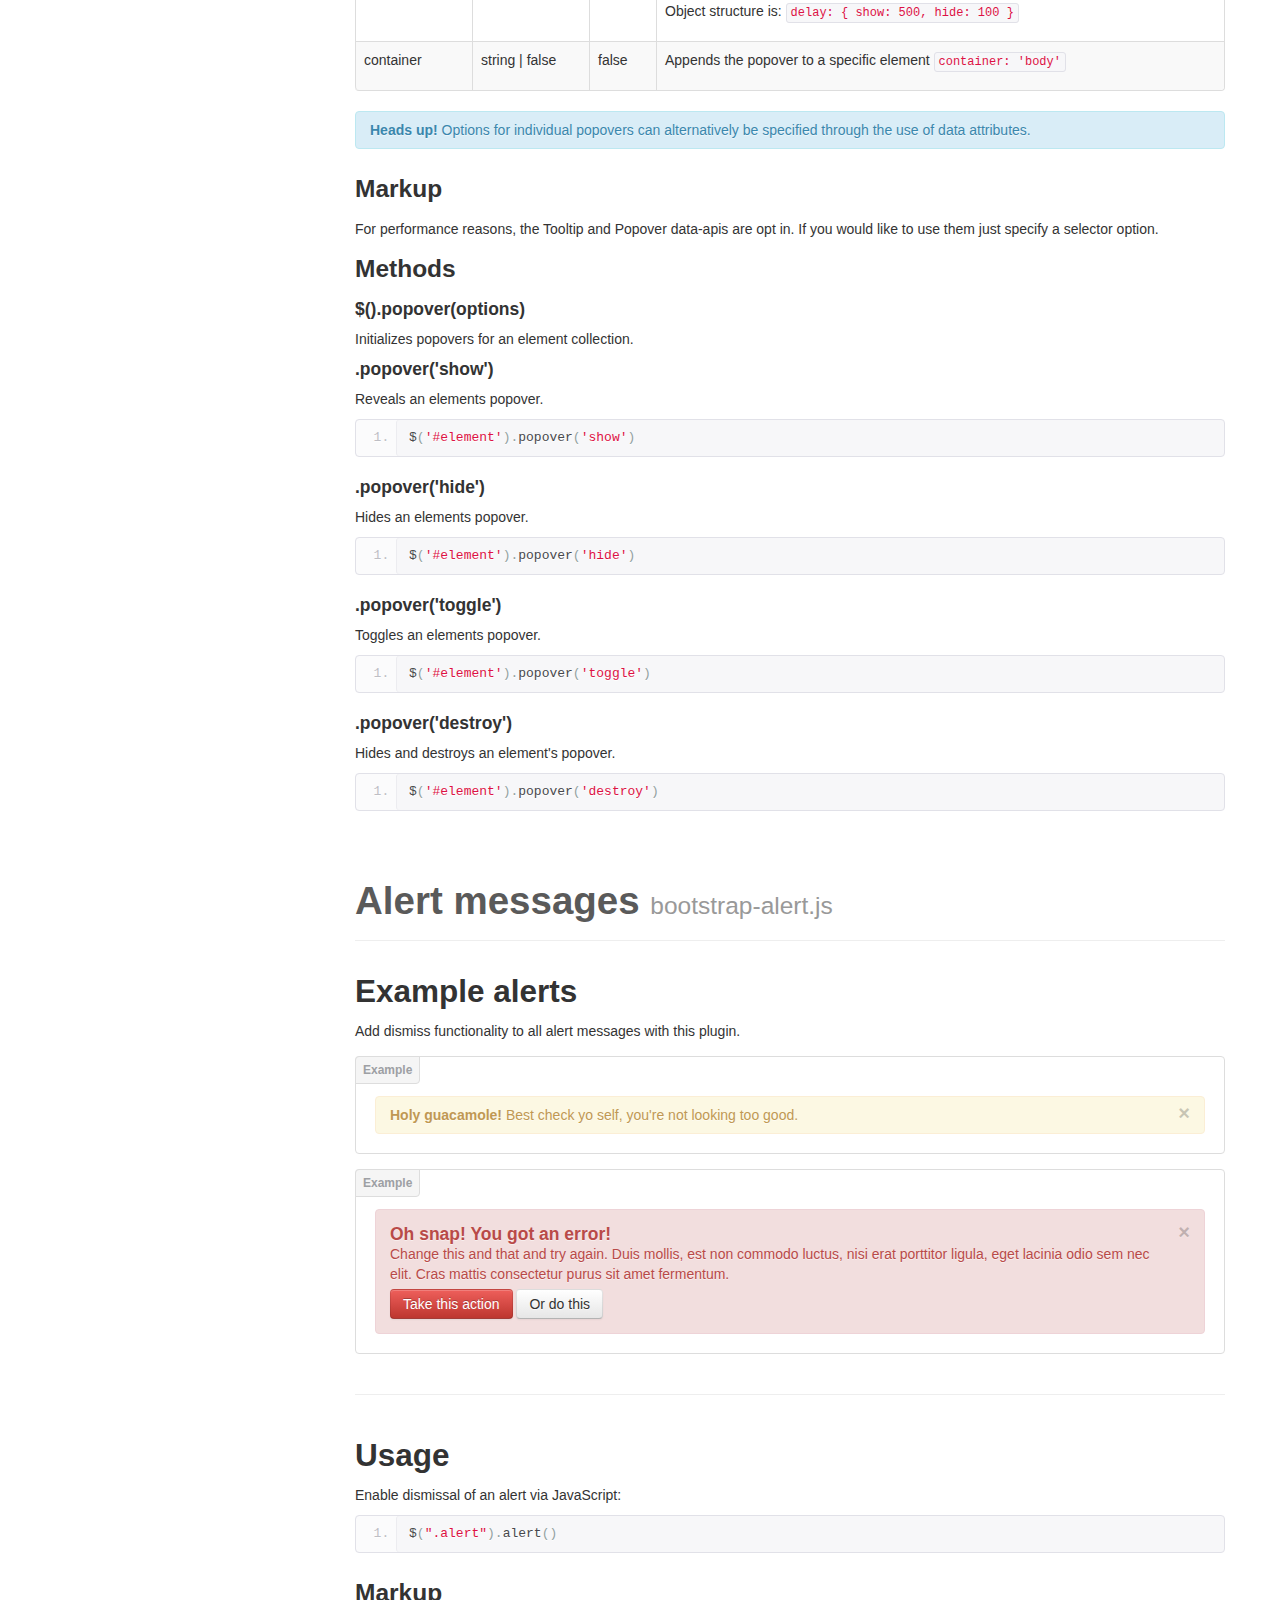
<file: components/bootstrap/docs/javascript.html>
<!DOCTYPE html>
<html lang="en">
  <head>
    <meta charset="utf-8">
    <title>Javascript · Bootstrap</title>
    <meta name="viewport" content="width=device-width, initial-scale=1.0">
    <meta name="description" content="">
    <meta name="author" content="">

    <!-- Le styles -->
    <link href="assets/css/bootstrap.css" rel="stylesheet">
    <link href="assets/css/bootstrap-responsive.css" rel="stylesheet">
    <link href="assets/css/docs.css" rel="stylesheet">
    <link href="assets/js/google-code-prettify/prettify.css" rel="stylesheet">

    <!-- Le HTML5 shim, for IE6-8 support of HTML5 elements -->
    <!--[if lt IE 9]>
      <script src="assets/js/html5shiv.js"></script>
    <![endif]-->

    <!-- Le fav and touch icons -->
    <link rel="apple-touch-icon-precomposed" sizes="144x144" href="assets/ico/apple-touch-icon-144-precomposed.png">
    <link rel="apple-touch-icon-precomposed" sizes="114x114" href="assets/ico/apple-touch-icon-114-precomposed.png">
      <link rel="apple-touch-icon-precomposed" sizes="72x72" href="assets/ico/apple-touch-icon-72-precomposed.png">
                    <link rel="apple-touch-icon-precomposed" href="assets/ico/apple-touch-icon-57-precomposed.png">
                                   <link rel="shortcut icon" href="assets/ico/favicon.png">

    <script type="text/javascript">
      var _gaq = _gaq || [];
      _gaq.push(['_setAccount', 'UA-146052-10']);
      _gaq.push(['_trackPageview']);
      (function() {
        var ga = document.createElement('script'); ga.type = 'text/javascript'; ga.async = true;
        ga.src = ('https:' == document.location.protocol ? 'https://ssl' : 'http://www') + '.google-analytics.com/ga.js';
        var s = document.getElementsByTagName('script')[0]; s.parentNode.insertBefore(ga, s);
      })();
    </script>
  </head>

  <body data-spy="scroll" data-target=".bs-docs-sidebar">

    <!-- Navbar
    ================================================== -->
    <div class="navbar navbar-inverse navbar-fixed-top">
      <div class="navbar-inner">
        <div class="container">
          <button type="button" class="btn btn-navbar" data-toggle="collapse" data-target=".nav-collapse">
            <span class="icon-bar"></span>
            <span class="icon-bar"></span>
            <span class="icon-bar"></span>
          </button>
          <a class="brand" href="./index.html">Bootstrap</a>
          <div class="nav-collapse collapse">
            <ul class="nav">
              <li class="">
                <a href="./index.html">Home</a>
              </li>
              <li class="">
                <a href="./getting-started.html">Get started</a>
              </li>
              <li class="">
                <a href="./scaffolding.html">Scaffolding</a>
              </li>
              <li class="">
                <a href="./base-css.html">Base CSS</a>
              </li>
              <li class="">
                <a href="./components.html">Components</a>
              </li>
              <li class="active">
                <a href="./javascript.html">JavaScript</a>
              </li>
              <li class="">
                <a href="./customize.html">Customize</a>
              </li>
            </ul>
          </div>
        </div>
      </div>
    </div>

<!-- Subhead
================================================== -->
<header class="jumbotron subhead">
  <div class="container">
    <h1>JavaScript</h1>
    <p class="lead">Bring Bootstrap's components to life&mdash;now with 13 custom jQuery plugins.
  </div>
</header>

  <div class="container">

    <!-- Docs nav
    ================================================== -->
    <div class="row">
      <div class="span3 bs-docs-sidebar">
        <ul class="nav nav-list bs-docs-sidenav">
          <li><a href="#overview"><i class="icon-chevron-right"></i> Overview</a></li>
          <li><a href="#transitions"><i class="icon-chevron-right"></i> Transitions</a></li>
          <li><a href="#modals"><i class="icon-chevron-right"></i> Modal</a></li>
          <li><a href="#dropdowns"><i class="icon-chevron-right"></i> Dropdown</a></li>
          <li><a href="#scrollspy"><i class="icon-chevron-right"></i> Scrollspy</a></li>
          <li><a href="#tabs"><i class="icon-chevron-right"></i> Tab</a></li>
          <li><a href="#tooltips"><i class="icon-chevron-right"></i> Tooltip</a></li>
          <li><a href="#popovers"><i class="icon-chevron-right"></i> Popover</a></li>
          <li><a href="#alerts"><i class="icon-chevron-right"></i> Alert</a></li>
          <li><a href="#buttons"><i class="icon-chevron-right"></i> Button</a></li>
          <li><a href="#collapse"><i class="icon-chevron-right"></i> Collapse</a></li>
          <li><a href="#carousel"><i class="icon-chevron-right"></i> Carousel</a></li>
          <li><a href="#typeahead"><i class="icon-chevron-right"></i> Typeahead</a></li>
          <li><a href="#affix"><i class="icon-chevron-right"></i> Affix</a></li>
        </ul>
      </div>
      <div class="span9">


        <!-- Overview
        ================================================== -->
        <section id="overview">
          <div class="page-header">
            <h1>JavaScript in Bootstrap</h1>
          </div>

          <h3>Individual or compiled</h3>
          <p>Plugins can be included individually (though some have required dependencies), or all at once. Both <strong>bootstrap.js</strong> and <strong>bootstrap.min.js</strong> contain all plugins in a single file.</p>

          <h3>Data attributes</h3>
          <p>You can use all Bootstrap plugins purely through the markup API without writing a single line of JavaScript. This is Bootstrap's first class API and should be your first consideration when using a plugin.</p>

          <p>That said, in some situations it may be desirable to turn this functionality off. Therefore, we also provide the ability to disable the data attribute API by unbinding all events on the body namespaced with `'data-api'`. This looks like this:
          <pre class="prettyprint linenums">$('body').off('.data-api')</pre>

          <p>Alternatively, to target a specific plugin, just include the plugin's name as a namespace along with the data-api namespace like this:</p>
          <pre class="prettyprint linenums">$('body').off('.alert.data-api')</pre>

          <h3>Programmatic API</h3>
          <p>We also believe you should be able to use all Bootstrap plugins purely through the JavaScript API. All public APIs are single, chainable methods, and return the collection acted upon.</p>
          <pre class="prettyprint linenums">$(".btn.danger").button("toggle").addClass("fat")</pre>
          <p>All methods should accept an optional options object, a string which targets a particular method, or nothing (which initiates a plugin with default behavior):</p>
<pre class="prettyprint linenums">
$("#myModal").modal()                       // initialized with defaults
$("#myModal").modal({ keyboard: false })   // initialized with no keyboard
$("#myModal").modal('show')                // initializes and invokes show immediately</p>
</pre>
          <p>Each plugin also exposes its raw constructor on a `Constructor` property: <code>$.fn.popover.Constructor</code>. If you'd like to get a particular plugin instance, retrieve it directly from an element: <code>$('[rel=popover]').data('popover')</code>.</p>

          <h3>No Conflict</h3>
          <p>Sometimes it is necessary to use Bootstrap plugins with other UI frameworks. In these circumstances,  namespace collisions can occasionally occur. If this happens, you may call <code>.noConflict</code> on the plugin you wish to revert the value of.</p>

<pre class="prettyprint linenums">
var bootstrapButton = $.fn.button.noConflict() // return $.fn.button to previously assigned value
$.fn.bootstrapBtn = bootstrapButton            // give $().bootstrapBtn the bootstrap functionality
</pre>

          <h3>Events</h3>
          <p>Bootstrap provides custom events for most plugin's unique actions. Generally, these come in an infinitive and past participle form - where the infinitive (ex. <code>show</code>) is triggered at the start of an event, and its past participle form (ex. <code>shown</code>) is trigger on the completion of an action.</p>
          <p>All infinitive events provide preventDefault functionality. This provides the ability to stop the execution of an action before it starts.</p>
<pre class="prettyprint linenums">
$('#myModal').on('show', function (e) {
    if (!data) return e.preventDefault() // stops modal from being shown
})
</pre>
        </section>



        <!-- Transitions
        ================================================== -->
        <section id="transitions">
          <div class="page-header">
            <h1>Transitions <small>bootstrap-transition.js</small></h1>
          </div>
          <h3>About transitions</h3>
          <p>For simple transition effects, include <strong>bootstrap-transition.js</strong> once alongside the other JS files. If you're using the compiled (or minified) <strong>bootstrap.js</strong>, there is no need to include this&mdash;it's already there.</p>
          <h3>Use cases</h3>
          <p>A few examples of the transition plugin:</p>
          <ul>
            <li>Sliding or fading in modals</li>
            <li>Fading out tabs</li>
            <li>Fading out alerts</li>
            <li>Sliding carousel panes</li>
          </ul>

        </section>



        <!-- Modal
        ================================================== -->
        <section id="modals">
          <div class="page-header">
            <h1>Modals <small>bootstrap-modal.js</small></h1>
          </div>


          <h2>Examples</h2>
          <p>Modals are streamlined, but flexible, dialog prompts with the minimum required functionality and smart defaults.</p>

          <h3>Static example</h3>
          <p>A rendered modal with header, body, and set of actions in the footer.</p>
          <div class="bs-docs-example" style="background-color: #f5f5f5;">
            <div class="modal" style="position: relative; top: auto; left: auto; right: auto; margin: 0 auto 20px; z-index: 1; max-width: 100%;">
              <div class="modal-header">
                <button type="button" class="close" data-dismiss="modal" aria-hidden="true">&times;</button>
                <h3>Modal header</h3>
              </div>
              <div class="modal-body">
                <p>One fine body&hellip;</p>
              </div>
              <div class="modal-footer">
                <a href="#" class="btn">Close</a>
                <a href="#" class="btn btn-primary">Save changes</a>
              </div>
            </div>
          </div>
<pre class="prettyprint linenums">
&lt;div class="modal hide fade"&gt;
  &lt;div class="modal-header"&gt;
    &lt;button type="button" class="close" data-dismiss="modal" aria-hidden="true"&gt;&amp;times;&lt;/button&gt;
    &lt;h3&gt;Modal header&lt;/h3&gt;
  &lt;/div&gt;
  &lt;div class="modal-body"&gt;
    &lt;p&gt;One fine body&hellip;&lt;/p&gt;
  &lt;/div&gt;
  &lt;div class="modal-footer"&gt;
    &lt;a href="#" class="btn"&gt;Close&lt;/a&gt;
    &lt;a href="#" class="btn btn-primary"&gt;Save changes&lt;/a&gt;
  &lt;/div&gt;
&lt;/div&gt;
</pre>

          <h3>Live demo</h3>
          <p>Toggle a modal via JavaScript by clicking the button below. It will slide down and fade in from the top of the page.</p>
          <!-- sample modal content -->
          <div id="myModal" class="modal hide fade" tabindex="-1" role="dialog" aria-labelledby="myModalLabel" aria-hidden="true">
            <div class="modal-header">
              <button type="button" class="close" data-dismiss="modal" aria-hidden="true">&times;</button>
              <h3 id="myModalLabel">Modal Heading</h3>
            </div>
            <div class="modal-body">
              <h4>Text in a modal</h4>
              <p>Duis mollis, est non commodo luctus, nisi erat porttitor ligula, eget lacinia odio sem.</p>

              <h4>Popover in a modal</h4>
              <p>This <a href="#" role="button" class="btn popover-test" title="A Title" data-content="And here's some amazing content. It's very engaging. right?">button</a> should trigger a popover on click.</p>

              <h4>Tooltips in a modal</h4>
              <p><a href="#" class="tooltip-test" title="Tooltip">This link</a> and <a href="#" class="tooltip-test" title="Tooltip">that link</a> should have tooltips on hover.</p>

              <hr>

              <h4>Overflowing text to show optional scrollbar</h4>
              <p>We set a fixed <code>max-height</code> on the <code>.modal-body</code>. Watch it overflow with all this extra lorem ipsum text we've included.</p>
              <p>Cras mattis consectetur purus sit amet fermentum. Cras justo odio, dapibus ac facilisis in, egestas eget quam. Morbi leo risus, porta ac consectetur ac, vestibulum at eros.</p>
              <p>Praesent commodo cursus magna, vel scelerisque nisl consectetur et. Vivamus sagittis lacus vel augue laoreet rutrum faucibus dolor auctor.</p>
              <p>Aenean lacinia bibendum nulla sed consectetur. Praesent commodo cursus magna, vel scelerisque nisl consectetur et. Donec sed odio dui. Donec ullamcorper nulla non metus auctor fringilla.</p>
              <p>Cras mattis consectetur purus sit amet fermentum. Cras justo odio, dapibus ac facilisis in, egestas eget quam. Morbi leo risus, porta ac consectetur ac, vestibulum at eros.</p>
              <p>Praesent commodo cursus magna, vel scelerisque nisl consectetur et. Vivamus sagittis lacus vel augue laoreet rutrum faucibus dolor auctor.</p>
              <p>Aenean lacinia bibendum nulla sed consectetur. Praesent commodo cursus magna, vel scelerisque nisl consectetur et. Donec sed odio dui. Donec ullamcorper nulla non metus auctor fringilla.</p>
            </div>
            <div class="modal-footer">
              <button class="btn" data-dismiss="modal">Close</button>
              <button class="btn btn-primary">Save changes</button>
            </div>
          </div>
          <div class="bs-docs-example" style="padding-bottom: 24px;">
            <a data-toggle="modal" href="#myModal" class="btn btn-primary btn-large">Launch demo modal</a>
          </div>
<pre class="prettyprint linenums">
&lt!-- Button to trigger modal --&gt;
&lt;a href="#myModal" role="button" class="btn" data-toggle="modal"&gt;Launch demo modal&lt;/a&gt;

&lt!-- Modal --&gt;
&lt;div id="myModal" class="modal hide fade" tabindex="-1" role="dialog" aria-labelledby="myModalLabel" aria-hidden="true"&gt;
  &lt;div class="modal-header"&gt;
    &lt;button type="button" class="close" data-dismiss="modal" aria-hidden="true"&gt;&times;&lt;/button&gt;
    &lt;h3 id="myModalLabel"&gt;Modal header&lt;/h3&gt;
  &lt;/div&gt;
  &lt;div class="modal-body"&gt;
    &lt;p&gt;One fine body&hellip;&lt;/p&gt;
  &lt;/div&gt;
  &lt;div class="modal-footer"&gt;
    &lt;button class="btn" data-dismiss="modal" aria-hidden="true"&gt;Close&lt;/button&gt;
    &lt;button class="btn btn-primary"&gt;Save changes&lt;/button&gt;
  &lt;/div&gt;
&lt;/div&gt;
</pre>


          <hr class="bs-docs-separator">


          <h2>Usage</h2>

          <h3>Via data attributes</h3>
          <p>Activate a modal without writing JavaScript. Set <code>data-toggle="modal"</code> on a controller element, like a button, along with a <code>data-target="#foo"</code> or <code>href="#foo"</code> to target a specific modal to toggle.</p>
          <pre class="prettyprint linenums">&lt;button type="button" data-toggle="modal" data-target="#myModal"&gt;Launch modal&lt;/button&gt;</pre>

          <h3>Via JavaScript</h3>
          <p>Call a modal with id <code>myModal</code> with a single line of JavaScript:</p>
          <pre class="prettyprint linenums">$('#myModal').modal(options)</pre>

          <h3>Options</h3>
          <p>Options can be passed via data attributes or JavaScript. For data attributes, append the option name to <code>data-</code>, as in <code>data-backdrop=""</code>.</p>
          <table class="table table-bordered table-striped">
            <thead>
             <tr>
               <th style="width: 100px;">Name</th>
               <th style="width: 50px;">type</th>
               <th style="width: 50px;">default</th>
               <th>description</th>
             </tr>
            </thead>
            <tbody>
             <tr>
               <td>backdrop</td>
               <td>boolean</td>
               <td>true</td>
               <td>Includes a modal-backdrop element. Alternatively, specify <code>static</code> for a backdrop which doesn't close the modal on click.</td>
             </tr>
             <tr>
               <td>keyboard</td>
               <td>boolean</td>
               <td>true</td>
               <td>Closes the modal when escape key is pressed</td>
             </tr>
             <tr>
               <td>show</td>
               <td>boolean</td>
               <td>true</td>
               <td>Shows the modal when initialized.</td>
             </tr>
             <tr>
               <td>remote</td>
               <td>path</td>
               <td>false</td>
               <td><p>If a remote url is provided, content will be loaded via jQuery's <code>load</code> method and injected into the <code>.modal-body</code>. If you're using the data api, you may alternatively use the <code>href</code> tag to specify the remote source. An example of this is shown below:</p>
              <pre class="prettyprint linenums"><code>&lt;a data-toggle="modal" href="remote.html" data-target="#modal"&gt;click me&lt;/a&gt;</code></pre></td>
             </tr>
            </tbody>
          </table>

          <h3>Methods</h3>
          <h4>.modal(options)</h4>
          <p>Activates your content as a modal. Accepts an optional options <code>object</code>.</p>
<pre class="prettyprint linenums">
$('#myModal').modal({
  keyboard: false
})
</pre>
          <h4>.modal('toggle')</h4>
          <p>Manually toggles a modal.</p>
          <pre class="prettyprint linenums">$('#myModal').modal('toggle')</pre>
          <h4>.modal('show')</h4>
          <p>Manually opens a modal.</p>
          <pre class="prettyprint linenums">$('#myModal').modal('show')</pre>
          <h4>.modal('hide')</h4>
          <p>Manually hides a modal.</p>
          <pre class="prettyprint linenums">$('#myModal').modal('hide')</pre>
          <h3>Events</h3>
          <p>Bootstrap's modal class exposes a few events for hooking into modal functionality.</p>
          <table class="table table-bordered table-striped">
            <thead>
             <tr>
               <th style="width: 150px;">Event</th>
               <th>Description</th>
             </tr>
            </thead>
            <tbody>
             <tr>
               <td>show</td>
               <td>This event fires immediately when the <code>show</code> instance method is called.</td>
             </tr>
             <tr>
               <td>shown</td>
               <td>This event is fired when the modal has been made visible to the user (will wait for css transitions to complete).</td>
             </tr>
             <tr>
               <td>hide</td>
               <td>This event is fired immediately when the <code>hide</code> instance method has been called.</td>
             </tr>
             <tr>
               <td>hidden</td>
               <td>This event is fired when the modal has finished being hidden from the user (will wait for css transitions to complete).</td>
             </tr>
            </tbody>
          </table>
<pre class="prettyprint linenums">
$('#myModal').on('hidden', function () {
  // do something…
})
</pre>
        </section>



        <!-- Dropdowns
        ================================================== -->
        <section id="dropdowns">
          <div class="page-header">
            <h1>Dropdowns <small>bootstrap-dropdown.js</small></h1>
          </div>


          <h2>Examples</h2>
          <p>Add dropdown menus to nearly anything with this simple plugin, including the navbar, tabs, and pills.</p>

          <h3>Within a navbar</h3>
          <div class="bs-docs-example">
            <div id="navbar-example" class="navbar navbar-static">
              <div class="navbar-inner">
                <div class="container" style="width: auto;">
                  <a class="brand" href="#">Project Name</a>
                  <ul class="nav" role="navigation">
                    <li class="dropdown">
                      <a id="drop1" href="#" role="button" class="dropdown-toggle" data-toggle="dropdown">Dropdown <b class="caret"></b></a>
                      <ul class="dropdown-menu" role="menu" aria-labelledby="drop1">
                        <li role="presentation"><a role="menuitem" tabindex="-1" href="http://google.com">Action</a></li>
                        <li role="presentation"><a role="menuitem" tabindex="-1" href="#anotherAction">Another action</a></li>
                        <li role="presentation"><a role="menuitem" tabindex="-1" href="#">Something else here</a></li>
                        <li role="presentation" class="divider"></li>
                        <li role="presentation"><a role="menuitem" tabindex="-1" href="#">Separated link</a></li>
                      </ul>
                    </li>
                    <li class="dropdown">
                      <a href="#" id="drop2" role="button" class="dropdown-toggle" data-toggle="dropdown">Dropdown 2 <b class="caret"></b></a>
                      <ul class="dropdown-menu" role="menu" aria-labelledby="drop2">
                        <li role="presentation"><a role="menuitem" tabindex="-1" href="#">Action</a></li>
                        <li role="presentation"><a role="menuitem" tabindex="-1" href="#">Another action</a></li>
                        <li role="presentation"><a role="menuitem" tabindex="-1" href="#">Something else here</a></li>
                        <li role="presentation" class="divider"></li>
                        <li role="presentation"><a role="menuitem" tabindex="-1" href="#">Separated link</a></li>
                      </ul>
                    </li>
                  </ul>
                  <ul class="nav pull-right">
                    <li id="fat-menu" class="dropdown">
                      <a href="#" id="drop3" role="button" class="dropdown-toggle" data-toggle="dropdown">Dropdown 3 <b class="caret"></b></a>
                      <ul class="dropdown-menu" role="menu" aria-labelledby="drop3">
                        <li role="presentation"><a role="menuitem" tabindex="-1" href="#">Action</a></li>
                        <li role="presentation"><a role="menuitem" tabindex="-1" href="#">Another action</a></li>
                        <li role="presentation"><a role="menuitem" tabindex="-1" href="#">Something else here</a></li>
                        <li role="presentation" class="divider"></li>
                        <li role="presentation"><a role="menuitem" tabindex="-1" href="#">Separated link</a></li>
                      </ul>
                    </li>
                  </ul>
                </div>
              </div>
            </div> <!-- /navbar-example -->
          </div>

          <h3>Within tabs</h3>
          <div class="bs-docs-example">
            <ul class="nav nav-pills">
              <li class="active"><a href="#">Regular link</a></li>
              <li class="dropdown">
                <a class="dropdown-toggle" id="drop4" role="button" data-toggle="dropdown" href="#">Dropdown <b class="caret"></b></a>
                <ul id="menu1" class="dropdown-menu" role="menu" aria-labelledby="drop4">
                  <li role="presentation"><a role="menuitem" tabindex="-1" href="#">Action</a></li>
                  <li role="presentation"><a role="menuitem" tabindex="-1" href="#">Another action</a></li>
                  <li role="presentation"><a role="menuitem" tabindex="-1" href="#">Something else here</a></li>
                  <li role="presentation" class="divider"></li>
                  <li role="presentation"><a role="menuitem" tabindex="-1" href="#">Separated link</a></li>
                </ul>
              </li>
              <li class="dropdown">
                <a class="dropdown-toggle" id="drop5" role="button" data-toggle="dropdown" href="#">Dropdown 2 <b class="caret"></b></a>
                <ul id="menu2" class="dropdown-menu" role="menu" aria-labelledby="drop5">
                  <li role="presentation"><a role="menuitem" tabindex="-1" href="#">Action</a></li>
                  <li role="presentation"><a role="menuitem" tabindex="-1" href="#">Another action</a></li>
                  <li role="presentation"><a role="menuitem" tabindex="-1" href="#">Something else here</a></li>
                  <li role="presentation" class="divider"></li>
                  <li role="presentation"><a role="menuitem" tabindex="-1" href="#">Separated link</a></li>
                </ul>
              </li>
              <li class="dropdown">
                <a class="dropdown-toggle" id="drop5" role="button" data-toggle="dropdown" href="#">Dropdown 3 <b class="caret"></b></a>
                <ul id="menu3" class="dropdown-menu" role="menu" aria-labelledby="drop5">
                  <li role="presentation"><a role="menuitem" tabindex="-1" href="#">Action</a></li>
                  <li role="presentation"><a role="menuitem" tabindex="-1" href="#">Another action</a></li>
                  <li role="presentation"><a role="menuitem" tabindex="-1" href="#">Something else here</a></li>
                  <li role="presentation" class="divider"></li>
                  <li role="presentation"><a role="menuitem" tabindex="-1" href="#">Separated link</a></li>
                </ul>
              </li>
            </ul> <!-- /tabs -->
          </div>


          <hr class="bs-docs-separator">


          <h2>Usage</h2>

          <h3>Via data attributes</h3>
          <p>Add <code>data-toggle="dropdown"</code> to a link or button to toggle a dropdown.</p>
<pre class="prettyprint linenums">
&lt;div class="dropdown"&gt;
  &lt;a class="dropdown-toggle" data-toggle="dropdown" href="#"&gt;Dropdown trigger&lt;/a&gt;
  &lt;ul class="dropdown-menu" role="menu" aria-labelledby="dLabel"&gt;
    ...
  &lt;/ul&gt;
&lt;/div&gt;
</pre>
          <p>To keep URLs intact, use the <code>data-target</code> attribute instead of <code>href="#"</code>.</p>
<pre class="prettyprint linenums">
&lt;div class="dropdown"&gt;
  &lt;a class="dropdown-toggle" id="dLabel" role="button" data-toggle="dropdown" data-target="#" href="/page.html"&gt;
    Dropdown
    &lt;b class="caret"&gt;&lt;/b&gt;
  &lt;/a&gt;
  &lt;ul class="dropdown-menu" role="menu" aria-labelledby="dLabel"&gt;
    ...
  &lt;/ul&gt;
&lt;/div&gt;
</pre>

          <h3>Via JavaScript</h3>
          <p>Call the dropdowns via JavaScript:</p>
          <pre class="prettyprint linenums">$('.dropdown-toggle').dropdown()</pre>

          <h3>Options</h3>
          <p><em>None</em></p>

          <h3>Methods</h3>
          <h4>$().dropdown('toggle')</h4>
          <p>A programmatic api for toggling menus for a given navbar or tabbed navigation.</p>
        </section>



        <!-- ScrollSpy
        ================================================== -->
        <section id="scrollspy">
          <div class="page-header">
            <h1>ScrollSpy <small>bootstrap-scrollspy.js</small></h1>
          </div>


          <h2>Example in navbar</h2>
          <p>The ScrollSpy plugin is for automatically updating nav targets based on scroll position. Scroll the area below the navbar and watch the active class change. The dropdown sub items will be highlighted as well.</p>
          <div class="bs-docs-example">
            <div id="navbarExample" class="navbar navbar-static">
              <div class="navbar-inner">
                <div class="container" style="width: auto;">
                  <a class="brand" href="#">Project Name</a>
                  <ul class="nav">
                    <li><a href="#fat">@fat</a></li>
                    <li><a href="#mdo">@mdo</a></li>
                    <li class="dropdown">
                      <a href="#" class="dropdown-toggle" data-toggle="dropdown">Dropdown <b class="caret"></b></a>
                      <ul class="dropdown-menu">
                        <li><a href="#one">one</a></li>
                        <li><a href="#two">two</a></li>
                        <li class="divider"></li>
                        <li><a href="#three">three</a></li>
                      </ul>
                    </li>
                  </ul>
                </div>
              </div>
            </div>
            <div data-spy="scroll" data-target="#navbarExample" data-offset="0" class="scrollspy-example">
              <h4 id="fat">@fat</h4>
              <p>Ad leggings keytar, brunch id art party dolor labore. Pitchfork yr enim lo-fi before they sold out qui. Tumblr farm-to-table bicycle rights whatever. Anim keffiyeh carles cardigan. Velit seitan mcsweeney's photo booth 3 wolf moon irure. Cosby sweater lomo jean shorts, williamsburg hoodie minim qui you probably haven't heard of them et cardigan trust fund culpa biodiesel wes anderson aesthetic. Nihil tattooed accusamus, cred irony biodiesel keffiyeh artisan ullamco consequat.</p>
              <h4 id="mdo">@mdo</h4>
              <p>Veniam marfa mustache skateboard, adipisicing fugiat velit pitchfork beard. Freegan beard aliqua cupidatat mcsweeney's vero. Cupidatat four loko nisi, ea helvetica nulla carles. Tattooed cosby sweater food truck, mcsweeney's quis non freegan vinyl. Lo-fi wes anderson +1 sartorial. Carles non aesthetic exercitation quis gentrify. Brooklyn adipisicing craft beer vice keytar deserunt.</p>
              <h4 id="one">one</h4>
              <p>Occaecat commodo aliqua delectus. Fap craft beer deserunt skateboard ea. Lomo bicycle rights adipisicing banh mi, velit ea sunt next level locavore single-origin coffee in magna veniam. High life id vinyl, echo park consequat quis aliquip banh mi pitchfork. Vero VHS est adipisicing. Consectetur nisi DIY minim messenger bag. Cred ex in, sustainable delectus consectetur fanny pack iphone.</p>
              <h4 id="two">two</h4>
              <p>In incididunt echo park, officia deserunt mcsweeney's proident master cleanse thundercats sapiente veniam. Excepteur VHS elit, proident shoreditch +1 biodiesel laborum craft beer. Single-origin coffee wayfarers irure four loko, cupidatat terry richardson master cleanse. Assumenda you probably haven't heard of them art party fanny pack, tattooed nulla cardigan tempor ad. Proident wolf nesciunt sartorial keffiyeh eu banh mi sustainable. Elit wolf voluptate, lo-fi ea portland before they sold out four loko. Locavore enim nostrud mlkshk brooklyn nesciunt.</p>
              <h4 id="three">three</h4>
              <p>Ad leggings keytar, brunch id art party dolor labore. Pitchfork yr enim lo-fi before they sold out qui. Tumblr farm-to-table bicycle rights whatever. Anim keffiyeh carles cardigan. Velit seitan mcsweeney's photo booth 3 wolf moon irure. Cosby sweater lomo jean shorts, williamsburg hoodie minim qui you probably haven't heard of them et cardigan trust fund culpa biodiesel wes anderson aesthetic. Nihil tattooed accusamus, cred irony biodiesel keffiyeh artisan ullamco consequat.</p>
              <p>Keytar twee blog, culpa messenger bag marfa whatever delectus food truck. Sapiente synth id assumenda. Locavore sed helvetica cliche irony, thundercats you probably haven't heard of them consequat hoodie gluten-free lo-fi fap aliquip. Labore elit placeat before they sold out, terry richardson proident brunch nesciunt quis cosby sweater pariatur keffiyeh ut helvetica artisan. Cardigan craft beer seitan readymade velit. VHS chambray laboris tempor veniam. Anim mollit minim commodo ullamco thundercats.
              </p>
            </div>
          </div>


          <hr class="bs-docs-separator">


          <h2>Usage</h2>

          <h3>Via data attributes</h3>
          <p>To easily add scrollspy behavior to your topbar navigation, just add <code>data-spy="scroll"</code> to the element you want to spy on (most typically this would be the body) and <code>data-target=".navbar"</code> to select which nav to use. You'll want to use scrollspy with a <code>.nav</code> component.</p>
          <pre class="prettyprint linenums">&lt;body data-spy="scroll" data-target=".navbar"&gt;...&lt;/body&gt;</pre>

          <h3>Via JavaScript</h3>
          <p>Call the scrollspy via JavaScript:</p>
          <pre class="prettyprint linenums">$('#navbar').scrollspy()</pre>

          <div class="alert alert-info">
            <strong>Heads up!</strong>
            Navbar links must have resolvable id targets. For example, a <code>&lt;a href="#home"&gt;home&lt;/a&gt;</code> must correspond to something in the dom like <code>&lt;div id="home"&gt;&lt;/div&gt;</code>.
          </div>

          <h3>Methods</h3>
          <h4>.scrollspy('refresh')</h4>
          <p>When using scrollspy in conjunction with adding or removing of elements from the DOM, you'll need to call the refresh method like so:</p>
<pre class="prettyprint linenums">
$('[data-spy="scroll"]').each(function () {
  var $spy = $(this).scrollspy('refresh')
});
</pre>

          <h3>Options</h3>
          <p>Options can be passed via data attributes or JavaScript. For data attributes, append the option name to <code>data-</code>, as in <code>data-offset=""</code>.</p>
          <table class="table table-bordered table-striped">
            <thead>
             <tr>
               <th style="width: 100px;">Name</th>
               <th style="width: 100px;">type</th>
               <th style="width: 50px;">default</th>
               <th>description</th>
             </tr>
            </thead>
            <tbody>
             <tr>
               <td>offset</td>
               <td>number</td>
               <td>10</td>
               <td>Pixels to offset from top when calculating position of scroll.</td>
             </tr>
            </tbody>
          </table>

          <h3>Events</h3>
          <table class="table table-bordered table-striped">
            <thead>
             <tr>
               <th style="width: 150px;">Event</th>
               <th>Description</th>
             </tr>
            </thead>
            <tbody>
             <tr>
               <td>activate</td>
               <td>This event fires whenever a new item becomes activated by the scrollspy.</td>
            </tr>
            </tbody>
          </table>
        </section>



        <!-- Tabs
        ================================================== -->
        <section id="tabs">
          <div class="page-header">
            <h1>Togglable tabs <small>bootstrap-tab.js</small></h1>
          </div>


          <h2>Example tabs</h2>
          <p>Add quick, dynamic tab functionality to transition through panes of local content, even via dropdown menus.</p>
          <div class="bs-docs-example">
            <ul id="myTab" class="nav nav-tabs">
              <li class="active"><a href="#home" data-toggle="tab">Home</a></li>
              <li><a href="#profile" data-toggle="tab">Profile</a></li>
              <li class="dropdown">
                <a href="#" class="dropdown-toggle" data-toggle="dropdown">Dropdown <b class="caret"></b></a>
                <ul class="dropdown-menu">
                  <li><a href="#dropdown1" data-toggle="tab">@fat</a></li>
                  <li><a href="#dropdown2" data-toggle="tab">@mdo</a></li>
                </ul>
              </li>
            </ul>
            <div id="myTabContent" class="tab-content">
              <div class="tab-pane fade in active" id="home">
                <p>Raw denim you probably haven't heard of them jean shorts Austin. Nesciunt tofu stumptown aliqua, retro synth master cleanse. Mustache cliche tempor, williamsburg carles vegan helvetica. Reprehenderit butcher retro keffiyeh dreamcatcher synth. Cosby sweater eu banh mi, qui irure terry richardson ex squid. Aliquip placeat salvia cillum iphone. Seitan aliquip quis cardigan american apparel, butcher voluptate nisi qui.</p>
              </div>
              <div class="tab-pane fade" id="profile">
                <p>Food truck fixie locavore, accusamus mcsweeney's marfa nulla single-origin coffee squid. Exercitation +1 labore velit, blog sartorial PBR leggings next level wes anderson artisan four loko farm-to-table craft beer twee. Qui photo booth letterpress, commodo enim craft beer mlkshk aliquip jean shorts ullamco ad vinyl cillum PBR. Homo nostrud organic, assumenda labore aesthetic magna delectus mollit. Keytar helvetica VHS salvia yr, vero magna velit sapiente labore stumptown. Vegan fanny pack odio cillum wes anderson 8-bit, sustainable jean shorts beard ut DIY ethical culpa terry richardson biodiesel. Art party scenester stumptown, tumblr butcher vero sint qui sapiente accusamus tattooed echo park.</p>
              </div>
              <div class="tab-pane fade" id="dropdown1">
                <p>Etsy mixtape wayfarers, ethical wes anderson tofu before they sold out mcsweeney's organic lomo retro fanny pack lo-fi farm-to-table readymade. Messenger bag gentrify pitchfork tattooed craft beer, iphone skateboard locavore carles etsy salvia banksy hoodie helvetica. DIY synth PBR banksy irony. Leggings gentrify squid 8-bit cred pitchfork. Williamsburg banh mi whatever gluten-free, carles pitchfork biodiesel fixie etsy retro mlkshk vice blog. Scenester cred you probably haven't heard of them, vinyl craft beer blog stumptown. Pitchfork sustainable tofu synth chambray yr.</p>
              </div>
              <div class="tab-pane fade" id="dropdown2">
                <p>Trust fund seitan letterpress, keytar raw denim keffiyeh etsy art party before they sold out master cleanse gluten-free squid scenester freegan cosby sweater. Fanny pack portland seitan DIY, art party locavore wolf cliche high life echo park Austin. Cred vinyl keffiyeh DIY salvia PBR, banh mi before they sold out farm-to-table VHS viral locavore cosby sweater. Lomo wolf viral, mustache readymade thundercats keffiyeh craft beer marfa ethical. Wolf salvia freegan, sartorial keffiyeh echo park vegan.</p>
              </div>
            </div>
          </div>


          <hr class="bs-docs-separator">


          <h2>Usage</h2>
          <p>Enable tabbable tabs via JavaScript (each tab needs to be activated individually):</p>
<pre class="prettyprint linenums">
$('#myTab a').click(function (e) {
  e.preventDefault();
  $(this).tab('show');
})</pre>
          <p>You can activate individual tabs in several ways:</p>
<pre class="prettyprint linenums">
$('#myTab a[href="#profile"]').tab('show'); // Select tab by name
$('#myTab a:first').tab('show'); // Select first tab
$('#myTab a:last').tab('show'); // Select last tab
$('#myTab li:eq(2) a').tab('show'); // Select third tab (0-indexed)
</pre>

          <h3>Markup</h3>
          <p>You can activate a tab or pill navigation without writing any JavaScript by simply specifying <code>data-toggle="tab"</code> or <code>data-toggle="pill"</code> on an element. Adding the <code>nav</code> and <code>nav-tabs</code> classes to the tab <code>ul</code> will apply the Bootstrap tab styling.</p>
<pre class="prettyprint linenums">
&lt;ul class="nav nav-tabs"&gt;
  &lt;li&gt;&lt;a href="#home" data-toggle="tab"&gt;Home&lt;/a&gt;&lt;/li&gt;
  &lt;li&gt;&lt;a href="#profile" data-toggle="tab"&gt;Profile&lt;/a&gt;&lt;/li&gt;
  &lt;li&gt;&lt;a href="#messages" data-toggle="tab"&gt;Messages&lt;/a&gt;&lt;/li&gt;
  &lt;li&gt;&lt;a href="#settings" data-toggle="tab"&gt;Settings&lt;/a&gt;&lt;/li&gt;
&lt;/ul&gt;</pre>

          <h3>Methods</h3>
          <h4>$().tab</h4>
          <p>
            Activates a tab element and content container. Tab should have either a <code>data-target</code> or an <code>href</code> targeting a container node in the DOM.
          </p>
<pre class="prettyprint linenums">
&lt;ul class="nav nav-tabs" id="myTab"&gt;
  &lt;li class="active"&gt;&lt;a href="#home"&gt;Home&lt;/a&gt;&lt;/li&gt;
  &lt;li&gt;&lt;a href="#profile"&gt;Profile&lt;/a&gt;&lt;/li&gt;
  &lt;li&gt;&lt;a href="#messages"&gt;Messages&lt;/a&gt;&lt;/li&gt;
  &lt;li&gt;&lt;a href="#settings"&gt;Settings&lt;/a&gt;&lt;/li&gt;
&lt;/ul&gt;

&lt;div class="tab-content"&gt;
  &lt;div class="tab-pane active" id="home"&gt;...&lt;/div&gt;
  &lt;div class="tab-pane" id="profile"&gt;...&lt;/div&gt;
  &lt;div class="tab-pane" id="messages"&gt;...&lt;/div&gt;
  &lt;div class="tab-pane" id="settings"&gt;...&lt;/div&gt;
&lt;/div&gt;

&lt;script&gt;
  $(function () {
    $('#myTab a:last').tab('show');
  })
&lt;/script&gt;
</pre>

          <h3>Events</h3>
          <table class="table table-bordered table-striped">
            <thead>
             <tr>
               <th style="width: 150px;">Event</th>
               <th>Description</th>
             </tr>
            </thead>
            <tbody>
             <tr>
               <td>show</td>
               <td>This event fires on tab show, but before the new tab has been shown. Use <code>event.target</code> and <code>event.relatedTarget</code> to target the active tab and the previous active tab (if available) respectively.</td>
            </tr>
            <tr>
               <td>shown</td>
               <td>This event fires on tab show after a tab has been shown. Use <code>event.target</code> and <code>event.relatedTarget</code> to target the active tab and the previous active tab (if available) respectively.</td>
             </tr>
            </tbody>
          </table>
<pre class="prettyprint linenums">
$('a[data-toggle="tab"]').on('shown', function (e) {
  e.target // activated tab
  e.relatedTarget // previous tab
})
</pre>
        </section>


        <!-- Tooltips
        ================================================== -->
        <section id="tooltips">
          <div class="page-header">
            <h1>Tooltips <small>bootstrap-tooltip.js</small></h1>
          </div>


          <h2>Examples</h2>
          <p>Inspired by the excellent jQuery.tipsy plugin written by Jason Frame; Tooltips are an updated version, which don't rely on images, use CSS3 for animations, and data-attributes for local title storage.</p>
          <p>For performance reasons, the tooltip and popover data-apis are opt in, meaning <strong>you must initialize them yourself</strong>.</p>
          <p>Hover over the links below to see tooltips:</p>
          <div class="bs-docs-example tooltip-demo">
            <p class="muted" style="margin-bottom: 0;">Tight pants next level keffiyeh <a href="#" data-toggle="tooltip" title="Default tooltip">you probably</a> haven't heard of them. Photo booth beard raw denim letterpress vegan messenger bag stumptown. Farm-to-table seitan, mcsweeney's fixie sustainable quinoa 8-bit american apparel <a href="#" data-toggle="tooltip" title="Another tooltip">have a</a> terry richardson vinyl chambray. Beard stumptown, cardigans banh mi lomo thundercats. Tofu biodiesel williamsburg marfa, four loko mcsweeney's cleanse vegan chambray. A really ironic artisan <a href="#" data-toggle="tooltip" title="A much longer tooltip belongs right here to demonstrate the max-width we apply.">whatever keytar</a>, scenester farm-to-table banksy Austin <a href="#" data-toggle="tooltip" title="The last tip!">twitter handle</a> freegan cred raw denim single-origin coffee viral.
            </p>
          </div>

          <h3>Four directions</h3>
          <div class="bs-docs-example tooltip-demo">
            <ul class="bs-docs-tooltip-examples">
              <li><a href="#" data-toggle="tooltip" data-placement="top" title="Tooltip on top">Tooltip on top</a></li>
              <li><a href="#" data-toggle="tooltip" data-placement="right" title="Tooltip on right">Tooltip on right</a></li>
              <li><a href="#" data-toggle="tooltip" data-placement="bottom" title="Tooltip on bottom">Tooltip on bottom</a></li>
              <li><a href="#" data-toggle="tooltip" data-placement="left" title="Tooltip on left">Tooltip on left</a></li>
            </ul>
          </div>


          <h3>Tooltips in input groups</h3>
          <p>When using tooltips and popovers with the Bootstrap input groups, you'll have to set the <code>container</code> (documented below) option to avoid unwanted side effects.</p>

          <hr class="bs-docs-separator">


          <h2>Usage</h2>
          <p>Trigger the tooltip via JavaScript:</p>
          <pre class="prettyprint linenums">$('#example').tooltip(options)</pre>

          <h3>Options</h3>
          <p>Options can be passed via data attributes or JavaScript. For data attributes, append the option name to <code>data-</code>, as in <code>data-animation=""</code>.</p>
          <table class="table table-bordered table-striped">
            <thead>
             <tr>
               <th style="width: 100px;">Name</th>
               <th style="width: 100px;">type</th>
               <th style="width: 50px;">default</th>
               <th>description</th>
             </tr>
            </thead>
            <tbody>
             <tr>
               <td>animation</td>
               <td>boolean</td>
               <td>true</td>
               <td>apply a css fade transition to the tooltip</td>
             </tr>
             <tr>
               <td>html</td>
               <td>boolean</td>
               <td>false</td>
               <td>Insert html into the tooltip. If false, jquery's <code>text</code> method will be used to insert content into the dom. Use text if you're worried about XSS attacks.</td>
             </tr>
             <tr>
               <td>placement</td>
               <td>string | function</td>
               <td>'top'</td>
               <td>how to position the tooltip - top | bottom | left | right</td>
             </tr>
             <tr>
               <td>selector</td>
               <td>string</td>
               <td>false</td>
               <td>If a selector is provided, tooltip objects will be delegated to the specified targets.</td>
             </tr>
             <tr>
               <td>title</td>
               <td>string | function</td>
               <td>''</td>
               <td>default title value if `title` tag isn't present</td>
             </tr>
             <tr>
               <td>trigger</td>
               <td>string</td>
               <td>'hover focus'</td>
               <td>how tooltip is triggered - click | hover | focus | manual. Note you case pass trigger mutliple, space seperated, trigger types.</td>
             </tr>
             <tr>
               <td>delay</td>
               <td>number | object</td>
               <td>0</td>
               <td>
                <p>delay showing and hiding the tooltip (ms) - does not apply to manual trigger type</p>
                <p>If a number is supplied, delay is applied to both hide/show</p>
                <p>Object structure is: <code>delay: { show: 500, hide: 100 }</code></p>
               </td>
             </tr>
             <tr>
               <td>container</td>
               <td>string | false</td>
               <td>false</td>
               <td>
                <p>Appends the tooltip to a specific element <code>container: 'body'</code></p>
               </td>
             </tr>
            </tbody>
          </table>
          <div class="alert alert-info">
            <strong>Heads up!</strong>
            Options for individual tooltips can alternatively be specified through the use of data attributes.
          </div>

          <h3>Markup</h3>
          <pre class="prettyprint linenums">&lt;a href="#" data-toggle="tooltip" title="first tooltip"&gt;hover over me&lt;/a&gt;</pre>

          <h3>Methods</h3>
          <h4>$().tooltip(options)</h4>
          <p>Attaches a tooltip handler to an element collection.</p>
          <h4>.tooltip('show')</h4>
          <p>Reveals an element's tooltip.</p>
          <pre class="prettyprint linenums">$('#element').tooltip('show')</pre>
          <h4>.tooltip('hide')</h4>
          <p>Hides an element's tooltip.</p>
          <pre class="prettyprint linenums">$('#element').tooltip('hide')</pre>
          <h4>.tooltip('toggle')</h4>
          <p>Toggles an element's tooltip.</p>
          <pre class="prettyprint linenums">$('#element').tooltip('toggle')</pre>
          <h4>.tooltip('destroy')</h4>
          <p>Hides and destroys an element's tooltip.</p>
          <pre class="prettyprint linenums">$('#element').tooltip('destroy')</pre>
        </section>



      <!-- Popovers
      ================================================== -->
      <section id="popovers">
        <div class="page-header">
          <h1>Popovers <small>bootstrap-popover.js</small></h1>
        </div>

        <h2>Examples</h2>
        <p>Add small overlays of content, like those on the iPad, to any element for housing secondary information. Hover over the button to trigger the popover. <strong>Requires <a href="#tooltips">Tooltip</a> to be included.</strong></p>

        <h3>Static popover</h3>
        <p>Four options are available: top, right, bottom, and left aligned.</p>
        <div class="bs-docs-example bs-docs-example-popover">
          <div class="popover top">
            <div class="arrow"></div>
            <h3 class="popover-title">Popover top</h3>
            <div class="popover-content">
              <p>Sed posuere consectetur est at lobortis. Aenean eu leo quam. Pellentesque ornare sem lacinia quam venenatis vestibulum.</p>
            </div>
          </div>

          <div class="popover right">
            <div class="arrow"></div>
            <h3 class="popover-title">Popover right</h3>
            <div class="popover-content">
              <p>Sed posuere consectetur est at lobortis. Aenean eu leo quam. Pellentesque ornare sem lacinia quam venenatis vestibulum.</p>
            </div>
          </div>

          <div class="popover bottom">
            <div class="arrow"></div>
            <h3 class="popover-title">Popover bottom</h3>
            <div class="popover-content">
              <p>Sed posuere consectetur est at lobortis. Aenean eu leo quam. Pellentesque ornare sem lacinia quam venenatis vestibulum.</p>
            </div>
          </div>

          <div class="popover left">
            <div class="arrow"></div>
            <h3 class="popover-title">Popover left</h3>
            <div class="popover-content">
              <p>Sed posuere consectetur est at lobortis. Aenean eu leo quam. Pellentesque ornare sem lacinia quam venenatis vestibulum.</p>
            </div>
          </div>

          <div class="clearfix"></div>
        </div>
        <p>No markup shown as popovers are generated from JavaScript and content within a <code>data</code> attribute.</p>

        <h3>Live demo</h3>
        <div class="bs-docs-example" style="padding-bottom: 24px;">
          <a href="#" class="btn btn-large btn-danger" data-toggle="popover" title="A Title" data-content="And here's some amazing content. It's very engaging. right?">Click to toggle popover</a>
        </div>

        <h4>Four directions</h4>
        <div class="bs-docs-example tooltip-demo">
          <ul class="bs-docs-tooltip-examples">
            <li><a href="#" class="btn" data-toggle="popover" data-placement="top" data-content="Vivamus sagittis lacus vel augue laoreet rutrum faucibus." title="Popover on top">Popover on top</a></li>
            <li><a href="#" class="btn" data-toggle="popover" data-placement="right" data-content="Vivamus sagittis lacus vel augue laoreet rutrum faucibus." title="Popover on right">Popover on right</a></li>
            <li><a href="#" class="btn" data-toggle="popover" data-placement="bottom" data-content="Vivamus sagittis lacus vel augue laoreet rutrum faucibus." title="Popover on bottom">Popover on bottom</a></li>
            <li><a href="#" class="btn" data-toggle="popover" data-placement="left" data-content="Vivamus sagittis lacus vel augue laoreet rutrum faucibus." title="Popover on left">Popover on left</a></li>
          </ul>
        </div>


        <hr class="bs-docs-separator">


        <h2>Usage</h2>
        <p>Enable popovers via JavaScript:</p>
        <pre class="prettyprint linenums">$('#example').popover(options)</pre>

        <h3>Options</h3>
        <p>Options can be passed via data attributes or JavaScript. For data attributes, append the option name to <code>data-</code>, as in <code>data-animation=""</code>.</p>
        <table class="table table-bordered table-striped">
          <thead>
           <tr>
             <th style="width: 100px;">Name</th>
             <th style="width: 100px;">type</th>
             <th style="width: 50px;">default</th>
             <th>description</th>
           </tr>
          </thead>
          <tbody>
           <tr>
             <td>animation</td>
             <td>boolean</td>
             <td>true</td>
             <td>apply a css fade transition to the tooltip</td>
           </tr>
           <tr>
             <td>html</td>
             <td>boolean</td>
             <td>false</td>
             <td>Insert html into the popover. If false, jquery's <code>text</code> method will be used to insert content into the dom. Use text if you're worried about XSS attacks.</td>
           </tr>
           <tr>
             <td>placement</td>
             <td>string | function</td>
             <td>'right'</td>
             <td>how to position the popover - top | bottom | left | right</td>
           </tr>
           <tr>
             <td>selector</td>
             <td>string</td>
             <td>false</td>
             <td>if a selector is provided, tooltip objects will be delegated to the specified targets</td>
           </tr>
           <tr>
             <td>trigger</td>
             <td>string</td>
             <td>'click'</td>
             <td>how popover is triggered - click | hover | focus | manual</td>
           </tr>
           <tr>
             <td>title</td>
             <td>string | function</td>
             <td>''</td>
             <td>default title value if `title` attribute isn't present</td>
           </tr>
           <tr>
             <td>content</td>
             <td>string | function</td>
             <td>''</td>
             <td>default content value if `data-content` attribute isn't present</td>
           </tr>
           <tr>
             <td>delay</td>
             <td>number | object</td>
             <td>0</td>
             <td>
              <p>delay showing and hiding the popover (ms) - does not apply to manual trigger type</p>
              <p>If a number is supplied, delay is applied to both hide/show</p>
              <p>Object structure is: <code>delay: { show: 500, hide: 100 }</code></p>
             </td>
           </tr>
           <tr>
             <td>container</td>
             <td>string | false</td>
             <td>false</td>
             <td>
              <p>Appends the popover to a specific element <code>container: 'body'</code></p>
             </td>
           </tr>
          </tbody>
        </table>
        <div class="alert alert-info">
          <strong>Heads up!</strong>
          Options for individual popovers can alternatively be specified through the use of data attributes.
        </div>

        <h3>Markup</h3>
        <p>For performance reasons, the Tooltip and Popover data-apis are opt in. If you would like to use them just specify a selector option.</p>

        <h3>Methods</h3>
        <h4>$().popover(options)</h4>
        <p>Initializes popovers for an element collection.</p>
        <h4>.popover('show')</h4>
        <p>Reveals an elements popover.</p>
        <pre class="prettyprint linenums">$('#element').popover('show')</pre>
        <h4>.popover('hide')</h4>
        <p>Hides an elements popover.</p>
        <pre class="prettyprint linenums">$('#element').popover('hide')</pre>
        <h4>.popover('toggle')</h4>
        <p>Toggles an elements popover.</p>
        <pre class="prettyprint linenums">$('#element').popover('toggle')</pre>
        <h4>.popover('destroy')</h4>
        <p>Hides and destroys an element's popover.</p>
        <pre class="prettyprint linenums">$('#element').popover('destroy')</pre>
      </section>



      <!-- Alert
      ================================================== -->
      <section id="alerts">
        <div class="page-header">
          <h1>Alert messages <small>bootstrap-alert.js</small></h1>
        </div>


        <h2>Example alerts</h2>
        <p>Add dismiss functionality to all alert messages with this plugin.</p>
        <div class="bs-docs-example">
          <div class="alert fade in">
            <button type="button" class="close" data-dismiss="alert">&times;</button>
            <strong>Holy guacamole!</strong> Best check yo self, you're not looking too good.
          </div>
        </div>

        <div class="bs-docs-example">
          <div class="alert alert-block alert-error fade in">
            <button type="button" class="close" data-dismiss="alert">&times;</button>
            <h4 class="alert-heading">Oh snap! You got an error!</h4>
            <p>Change this and that and try again. Duis mollis, est non commodo luctus, nisi erat porttitor ligula, eget lacinia odio sem nec elit. Cras mattis consectetur purus sit amet fermentum.</p>
            <p>
              <a class="btn btn-danger" href="#">Take this action</a> <a class="btn" href="#">Or do this</a>
            </p>
          </div>
        </div>


        <hr class="bs-docs-separator">


        <h2>Usage</h2>
        <p>Enable dismissal of an alert via JavaScript:</p>
        <pre class="prettyprint linenums">$(".alert").alert()</pre>

        <h3>Markup</h3>
        <p>Just add <code>data-dismiss="alert"</code> to your close button to automatically give an alert close functionality.</p>
        <pre class="prettyprint linenums">&lt;a class="close" data-dismiss="alert" href="#"&gt;&amp;times;&lt;/a&gt;</pre>

        <h3>Methods</h3>
        <h4>$().alert()</h4>
        <p>Wraps all alerts with close functionality. To have your alerts animate out when closed, make sure they have the <code>.fade</code> and <code>.in</code> class already applied to them.</p>
        <h4>.alert('close')</h4>
        <p>Closes an alert.</p>
        <pre class="prettyprint linenums">$(".alert").alert('close')</pre>


        <h3>Events</h3>
        <p>Bootstrap's alert class exposes a few events for hooking into alert functionality.</p>
        <table class="table table-bordered table-striped">
          <thead>
           <tr>
             <th style="width: 150px;">Event</th>
             <th>Description</th>
           </tr>
          </thead>
          <tbody>
           <tr>
             <td>close</td>
             <td>This event fires immediately when the <code>close</code> instance method is called.</td>
           </tr>
           <tr>
             <td>closed</td>
             <td>This event is fired when the alert has been closed (will wait for css transitions to complete).</td>
           </tr>
          </tbody>
        </table>
<pre class="prettyprint linenums">
$('#my-alert').bind('closed', function () {
  // do something…
})
</pre>
      </section>



          <!-- Buttons
          ================================================== -->
          <section id="buttons">
            <div class="page-header">
              <h1>Buttons <small>bootstrap-button.js</small></h1>
            </div>

            <h2>Example uses</h2>
            <p>Do more with buttons. Control button states or create groups of buttons for more components like toolbars.</p>

            <h4>Stateful</h4>
            <p>Add <code>data-loading-text="Loading..."</code> to use a loading state on a button.</p>
            <div class="bs-docs-example" style="padding-bottom: 24px;">
              <button type="button" id="fat-btn" data-loading-text="loading..." class="btn btn-primary">
                Loading state
              </button>
            </div>
            <pre class="prettyprint linenums">&lt;button type="button" class="btn btn-primary" data-loading-text="Loading..."&gt;Loading state&lt;/button&gt;</pre>

            <h4>Single toggle</h4>
            <p>Add <code>data-toggle="button"</code> to activate toggling on a single button.</p>
            <div class="bs-docs-example" style="padding-bottom: 24px;">
              <button type="button" class="btn btn-primary" data-toggle="button">Single Toggle</button>
            </div>
            <pre class="prettyprint linenums">&lt;button type="button" class="btn btn-primary" data-toggle="button"&gt;Single Toggle&lt;/button&gt;</pre>

            <h4>Checkbox</h4>
            <p>Add <code>data-toggle="buttons-checkbox"</code> for checkbox style toggling on btn-group.</p>
            <div class="bs-docs-example" style="padding-bottom: 24px;">
              <div class="btn-group" data-toggle="buttons-checkbox">
                <button type="button" class="btn btn-primary">Left</button>
                <button type="button" class="btn btn-primary">Middle</button>
                <button type="button" class="btn btn-primary">Right</button>
              </div>
            </div>
<pre class="prettyprint linenums">
&lt;div class="btn-group" data-toggle="buttons-checkbox"&gt;
  &lt;button type="button" class="btn btn-primary"&gt;Left&lt;/button&gt;
  &lt;button type="button" class="btn btn-primary"&gt;Middle&lt;/button&gt;
  &lt;button type="button" class="btn btn-primary"&gt;Right&lt;/button&gt;
&lt;/div&gt;
</pre>

            <h4>Radio</h4>
            <p>Add <code>data-toggle="buttons-radio"</code> for radio style toggling on btn-group.</p>
            <div class="bs-docs-example" style="padding-bottom: 24px;">
              <div class="btn-group" data-toggle="buttons-radio">
                <button type="button" class="btn btn-primary">Left</button>
                <button type="button" class="btn btn-primary">Middle</button>
                <button type="button" class="btn btn-primary">Right</button>
              </div>
            </div>
<pre class="prettyprint linenums">
&lt;div class="btn-group" data-toggle="buttons-radio"&gt;
  &lt;button type="button" class="btn btn-primary"&gt;Left&lt;/button&gt;
  &lt;button type="button" class="btn btn-primary"&gt;Middle&lt;/button&gt;
  &lt;button type="button" class="btn btn-primary"&gt;Right&lt;/button&gt;
&lt;/div&gt;
</pre>


            <hr class="bs-docs-separator">


            <h2>Usage</h2>
            <p>Enable buttons via JavaScript:</p>
            <pre class="prettyprint linenums">$('.nav-tabs').button()</pre>

            <h3>Markup</h3>
            <p>Data attributes are integral to the button plugin. Check out the example code below for the various markup types.</p>

            <h3>Options</h3>
            <p><em>None</em></p>

            <h3>Methods</h3>
            <h4>$().button('toggle')</h4>
            <p>Toggles push state. Gives the button the appearance that it has been activated.</p>
            <div class="alert alert-info">
              <strong>Heads up!</strong>
              You can enable auto toggling of a button by using the <code>data-toggle</code> attribute.
            </div>
            <pre class="prettyprint linenums">&lt;button type="button" class="btn" data-toggle="button" &gt;…&lt;/button&gt;</pre>
            <h4>$().button('loading')</h4>
            <p>Sets button state to loading - disables button and swaps text to loading text. Loading text should be defined on the button element using the data attribute <code>data-loading-text</code>.
            </p>
            <pre class="prettyprint linenums">&lt;button type="button" class="btn" data-loading-text="loading stuff..." &gt;...&lt;/button&gt;</pre>
            <div class="alert alert-info">
              <strong>Heads up!</strong>
              <a href="https://github.com/twbs/bootstrap/issues/793">Firefox persists the disabled state across page loads</a>. A workaround for this is to use <code>autocomplete="off"</code>.
            </div>
            <h4>$().button('reset')</h4>
            <p>Resets button state - swaps text to original text.</p>
            <h4>$().button(string)</h4>
            <p>Resets button state - swaps text to any data defined text state.</p>
<pre class="prettyprint linenums">&lt;button type="button" class="btn" data-complete-text="finished!" &gt;...&lt;/button&gt;
&lt;script&gt;
  $('.btn').button('complete')
&lt;/script&gt;
</pre>
          </section>



          <!-- Collapse
          ================================================== -->
          <section id="collapse">
            <div class="page-header">
              <h1>Collapse <small>bootstrap-collapse.js</small></h1>
            </div>

            <h3>About</h3>
            <p>Get base styles and flexible support for collapsible components like accordions and navigation.</p>
            <p class="muted"><strong>*</strong> Requires the Transitions plugin to be included.</p>

            <h2>Example accordion</h2>
            <p>Using the collapse plugin, we built a simple accordion style widget:</p>

            <div class="bs-docs-example">
              <div class="accordion" id="accordion2">
                <div class="accordion-group">
                  <div class="accordion-heading">
                    <a class="accordion-toggle" data-toggle="collapse" data-parent="#accordion2" href="#collapseOne">
                      Collapsible Group Item #1
                    </a>
                  </div>
                  <div id="collapseOne" class="accordion-body collapse in">
                    <div class="accordion-inner">
                      Anim pariatur cliche reprehenderit, enim eiusmod high life accusamus terry richardson ad squid. 3 wolf moon officia aute, non cupidatat skateboard dolor brunch. Food truck quinoa nesciunt laborum eiusmod. Brunch 3 wolf moon tempor, sunt aliqua put a bird on it squid single-origin coffee nulla assumenda shoreditch et. Nihil anim keffiyeh helvetica, craft beer labore wes anderson cred nesciunt sapiente ea proident. Ad vegan excepteur butcher vice lomo. Leggings occaecat craft beer farm-to-table, raw denim aesthetic synth nesciunt you probably haven't heard of them accusamus labore sustainable VHS.
                    </div>
                  </div>
                </div>
                <div class="accordion-group">
                  <div class="accordion-heading">
                    <a class="accordion-toggle" data-toggle="collapse" data-parent="#accordion2" href="#collapseTwo">
                      Collapsible Group Item #2
                    </a>
                  </div>
                  <div id="collapseTwo" class="accordion-body collapse">
                    <div class="accordion-inner">
                      Anim pariatur cliche reprehenderit, enim eiusmod high life accusamus terry richardson ad squid. 3 wolf moon officia aute, non cupidatat skateboard dolor brunch. Food truck quinoa nesciunt laborum eiusmod. Brunch 3 wolf moon tempor, sunt aliqua put a bird on it squid single-origin coffee nulla assumenda shoreditch et. Nihil anim keffiyeh helvetica, craft beer labore wes anderson cred nesciunt sapiente ea proident. Ad vegan excepteur butcher vice lomo. Leggings occaecat craft beer farm-to-table, raw denim aesthetic synth nesciunt you probably haven't heard of them accusamus labore sustainable VHS.
                    </div>
                  </div>
                </div>
                <div class="accordion-group">
                  <div class="accordion-heading">
                    <a class="accordion-toggle" data-toggle="collapse" data-parent="#accordion2" href="#collapseThree">
                      Collapsible Group Item #3
                    </a>
                  </div>
                  <div id="collapseThree" class="accordion-body collapse">
                    <div class="accordion-inner">
                      Anim pariatur cliche reprehenderit, enim eiusmod high life accusamus terry richardson ad squid. 3 wolf moon officia aute, non cupidatat skateboard dolor brunch. Food truck quinoa nesciunt laborum eiusmod. Brunch 3 wolf moon tempor, sunt aliqua put a bird on it squid single-origin coffee nulla assumenda shoreditch et. Nihil anim keffiyeh helvetica, craft beer labore wes anderson cred nesciunt sapiente ea proident. Ad vegan excepteur butcher vice lomo. Leggings occaecat craft beer farm-to-table, raw denim aesthetic synth nesciunt you probably haven't heard of them accusamus labore sustainable VHS.
                    </div>
                  </div>
                </div>
              </div>
            </div>
<pre class="prettyprint linenums">
&lt;div class="accordion" id="accordion2"&gt;
  &lt;div class="accordion-group"&gt;
    &lt;div class="accordion-heading"&gt;
      &lt;a class="accordion-toggle" data-toggle="collapse" data-parent="#accordion2" href="#collapseOne"&gt;
        Collapsible Group Item #1
      &lt;/a&gt;
    &lt;/div&gt;
    &lt;div id="collapseOne" class="accordion-body collapse in"&gt;
      &lt;div class="accordion-inner"&gt;
        Anim pariatur cliche...
      &lt;/div&gt;
    &lt;/div&gt;
  &lt;/div&gt;
  &lt;div class="accordion-group"&gt;
    &lt;div class="accordion-heading"&gt;
      &lt;a class="accordion-toggle" data-toggle="collapse" data-parent="#accordion2" href="#collapseTwo"&gt;
        Collapsible Group Item #2
      &lt;/a&gt;
    &lt;/div&gt;
    &lt;div id="collapseTwo" class="accordion-body collapse"&gt;
      &lt;div class="accordion-inner"&gt;
        Anim pariatur cliche...
      &lt;/div&gt;
    &lt;/div&gt;
  &lt;/div&gt;
&lt;/div&gt;
...
</pre>
            <p>You can also use the plugin without the accordion markup. Make a button toggle the expanding and collapsing of another element.</p>
<pre class="prettyprint linenums">
&lt;button type="button" class="btn btn-danger" data-toggle="collapse" data-target="#demo"&gt;
  simple collapsible
&lt;/button&gt;

&lt;div id="demo" class="collapse in"&gt; … &lt;/div&gt;
</pre>


            <hr class="bs-docs-separator">


            <h2>Usage</h2>

            <h3>Via data attributes</h3>
            <p>Just add <code>data-toggle="collapse"</code> and a <code>data-target</code> to element to automatically assign control of a collapsible element. The <code>data-target</code> attribute accepts a css selector to apply the collapse to. Be sure to add the class <code>collapse</code> to the collapsible element. If you'd like it to default open, add the additional class <code>in</code>.</p>
            <p>To add accordion-like group management to a collapsible control, add the data attribute <code>data-parent="#selector"</code>. Refer to the demo to see this in action.</p>

            <h3>Via JavaScript</h3>
            <p>Enable manually with:</p>
            <pre class="prettyprint linenums">$(".collapse").collapse()</pre>

            <h3>Options</h3>
            <p>Options can be passed via data attributes or JavaScript. For data attributes, append the option name to <code>data-</code>, as in <code>data-parent=""</code>.</p>
            <table class="table table-bordered table-striped">
              <thead>
               <tr>
                 <th style="width: 100px;">Name</th>
                 <th style="width: 50px;">type</th>
                 <th style="width: 50px;">default</th>
                 <th>description</th>
               </tr>
              </thead>
              <tbody>
               <tr>
                 <td>parent</td>
                 <td>selector</td>
                 <td>false</td>
                 <td>If selector then all collapsible elements under the specified parent will be closed when this collapsible item is shown. (similar to traditional accordion behavior)</td>
               </tr>
               <tr>
                 <td>toggle</td>
                 <td>boolean</td>
                 <td>true</td>
                 <td>Toggles the collapsible element on invocation</td>
               </tr>
              </tbody>
            </table>


            <h3>Methods</h3>
            <h4>.collapse(options)</h4>
            <p>Activates your content as a collapsible element. Accepts an optional options <code>object</code>.
<pre class="prettyprint linenums">
$('#myCollapsible').collapse({
  toggle: false
})
</pre>
            <h4>.collapse('toggle')</h4>
            <p>Toggles a collapsible element to shown or hidden.</p>
            <h4>.collapse('show')</h4>
            <p>Shows a collapsible element.</p>
            <h4>.collapse('hide')</h4>
            <p>Hides a collapsible element.</p>

            <h3>Events</h3>
            <p>Bootstrap's collapse class exposes a few events for hooking into collapse functionality.</p>
            <table class="table table-bordered table-striped">
              <thead>
               <tr>
                 <th style="width: 150px;">Event</th>
                 <th>Description</th>
               </tr>
              </thead>
              <tbody>
               <tr>
                 <td>show</td>
                 <td>This event fires immediately when the <code>show</code> instance method is called.</td>
               </tr>
               <tr>
                 <td>shown</td>
                 <td>This event is fired when a collapse element has been made visible to the user (will wait for css transitions to complete).</td>
               </tr>
               <tr>
                 <td>hide</td>
                 <td>
                  This event is fired immediately when the <code>hide</code> method has been called.
                 </td>
               </tr>
               <tr>
                 <td>hidden</td>
                 <td>This event is fired when a collapse element has been hidden from the user (will wait for css transitions to complete).</td>
               </tr>
              </tbody>
            </table>
<pre class="prettyprint linenums">
$('#myCollapsible').on('hidden', function () {
  // do something…
})</pre>
          </section>



           <!-- Carousel
          ================================================== -->
          <section id="carousel">
            <div class="page-header">
              <h1>Carousel <small>bootstrap-carousel.js</small></h1>
            </div>

            <h2>Example carousel</h2>
            <p>The slideshow below shows a generic plugin and component for cycling through elements like a carousel.</p>
            <div class="bs-docs-example">
              <div id="myCarousel" class="carousel slide">
                <ol class="carousel-indicators">
                  <li data-target="#myCarousel" data-slide-to="0" class="active"></li>
                  <li data-target="#myCarousel" data-slide-to="1"></li>
                  <li data-target="#myCarousel" data-slide-to="2"></li>
                </ol>
                <div class="carousel-inner">
                  <div class="item active">
                    <img src="assets/img/bootstrap-mdo-sfmoma-01.jpg" alt="">
                    <div class="carousel-caption">
                      <h4>First Thumbnail label</h4>
                      <p>Cras justo odio, dapibus ac facilisis in, egestas eget quam. Donec id elit non mi porta gravida at eget metus. Nullam id dolor id nibh ultricies vehicula ut id elit.</p>
                    </div>
                  </div>
                  <div class="item">
                    <img src="assets/img/bootstrap-mdo-sfmoma-02.jpg" alt="">
                    <div class="carousel-caption">
                      <h4>Second Thumbnail label</h4>
                      <p>Cras justo odio, dapibus ac facilisis in, egestas eget quam. Donec id elit non mi porta gravida at eget metus. Nullam id dolor id nibh ultricies vehicula ut id elit.</p>
                    </div>
                  </div>
                  <div class="item">
                    <img src="assets/img/bootstrap-mdo-sfmoma-03.jpg" alt="">
                    <div class="carousel-caption">
                      <h4>Third Thumbnail label</h4>
                      <p>Cras justo odio, dapibus ac facilisis in, egestas eget quam. Donec id elit non mi porta gravida at eget metus. Nullam id dolor id nibh ultricies vehicula ut id elit.</p>
                    </div>
                  </div>
                </div>
                <a class="left carousel-control" href="#myCarousel" data-slide="prev">&lsaquo;</a>
                <a class="right carousel-control" href="#myCarousel" data-slide="next">&rsaquo;</a>
              </div>
            </div>
<pre class="prettyprint linenums">
&lt;div id="myCarousel" class="carousel slide"&gt;
  &lt;ol class="carousel-indicators"&gt
    &lt;li data-target="#myCarousel" data-slide-to="0" class="active"&gt&lt;/li&gt
    &lt;li data-target="#myCarousel" data-slide-to="1"&gt&lt;/li&gt
    &lt;li data-target="#myCarousel" data-slide-to="2"&gt&lt;/li&gt
  &lt;/ol&gt
  &lt;!-- Carousel items --&gt;
  &lt;div class="carousel-inner"&gt;
    &lt;div class="active item"&gt;…&lt;/div&gt;
    &lt;div class="item"&gt;…&lt;/div&gt;
    &lt;div class="item"&gt;…&lt;/div&gt;
  &lt;/div&gt;
  &lt;!-- Carousel nav --&gt;
  &lt;a class="carousel-control left" href="#myCarousel" data-slide="prev"&gt;&amp;lsaquo;&lt;/a&gt;
  &lt;a class="carousel-control right" href="#myCarousel" data-slide="next"&gt;&amp;rsaquo;&lt;/a&gt;
&lt;/div&gt;
</pre>

            <div class="alert alert-warning">
              <strong>Heads up!</strong>
              When implementing this carousel, remove the images we have provided and replace them with your own.
            </div>


            <hr class="bs-docs-separator">


            <h2>Usage</h2>

            <h3>Via data attributes</h3>
            <p>Use data attributes to easily control the position of the carousel. <code>data-slide</code> accepts the keywords <code>prev</code> or <code>next</code>, which alters the slide position relative to it's current position. Alternatively, use <code>data-slide-to</code> to pass a raw slide index to the carousel <code>data-slide-to="2"</code>, which jump's the slide position to a particular index beginning with <code>0</code>.</p>

            <h3>Via JavaScript</h3>
            <p>Call carousel manually with:</p>
            <pre class="prettyprint linenums">$('.carousel').carousel()</pre>

            <h3>Options</h3>
            <p>Options can be passed via data attributes or JavaScriptz. For data attributes, append the option name to <code>data-</code>, as in <code>data-interval=""</code>.</p>
            <table class="table table-bordered table-striped">
              <thead>
               <tr>
                 <th style="width: 100px;">Name</th>
                 <th style="width: 50px;">type</th>
                 <th style="width: 50px;">default</th>
                 <th>description</th>
               </tr>
              </thead>
              <tbody>
               <tr>
                 <td>interval</td>
                 <td>number</td>
                 <td>5000</td>
                 <td>The amount of time to delay between automatically cycling an item. If false, carousel will not automatically cycle.</td>
               </tr>
               <tr>
                 <td>pause</td>
                 <td>string</td>
                 <td>"hover"</td>
                 <td>Pauses the cycling of the carousel on mouseenter and resumes the cycling of the carousel on mouseleave.</td>
               </tr>
              </tbody>
            </table>

            <h3>Methods</h3>
            <h4>.carousel(options)</h4>
            <p>Initializes the carousel with an optional options <code>object</code> and starts cycling through items.</p>
<pre class="prettyprint linenums">
$('.carousel').carousel({
  interval: 2000
})
</pre>
            <h4>.carousel('cycle')</h4>
            <p>Cycles through the carousel items from left to right.</p>
            <h4>.carousel('pause')</h4>
            <p>Stops the carousel from cycling through items.</p>
            <h4>.carousel(number)</h4>
            <p>Cycles the carousel to a particular frame (0 based, similar to an array).</p>
            <h4>.carousel('prev')</h4>
            <p>Cycles to the previous item.</p>
            <h4>.carousel('next')</h4>
            <p>Cycles to the next item.</p>

            <h3>Events</h3>
            <p>Bootstrap's carousel class exposes two events for hooking into carousel functionality.</p>
            <table class="table table-bordered table-striped">
              <thead>
               <tr>
                 <th style="width: 150px;">Event</th>
                 <th>Description</th>
               </tr>
              </thead>
              <tbody>
               <tr>
                 <td>slide</td>
                 <td>This event fires immediately when the <code>slide</code> instance method is invoked.</td>
               </tr>
               <tr>
                 <td>slid</td>
                 <td>This event is fired when the carousel has completed its slide transition.</td>
               </tr>
              </tbody>
            </table>
          </section>



          <!-- Typeahead
          ================================================== -->
          <section id="typeahead">
            <div class="page-header">
              <h1>Typeahead <small>bootstrap-typeahead.js</small></h1>
            </div>


            <h2>Example</h2>
            <p>A basic, easily extended plugin for quickly creating elegant typeaheads with any form text input.</p>
            <div class="bs-docs-example" style="background-color: #f5f5f5;">
              <input type="text" class="span3" style="margin: 0 auto;" data-provide="typeahead" data-items="4" data-source='["Alabama","Alaska","Arizona","Arkansas","California","Colorado","Connecticut","Delaware","Florida","Georgia","Hawaii","Idaho","Illinois","Indiana","Iowa","Kansas","Kentucky","Louisiana","Maine","Maryland","Massachusetts","Michigan","Minnesota","Mississippi","Missouri","Montana","Nebraska","Nevada","New Hampshire","New Jersey","New Mexico","New York","North Dakota","North Carolina","Ohio","Oklahoma","Oregon","Pennsylvania","Rhode Island","South Carolina","South Dakota","Tennessee","Texas","Utah","Vermont","Virginia","Washington","West Virginia","Wisconsin","Wyoming"]'>
            </div>
            <pre class="prettyprint linenums">&lt;input type="text" data-provide="typeahead"&gt;</pre>
            <p>You'll want to set <code>autocomplete="off"</code> to prevent default browser menus from appearing over the Bootstrap typeahead dropdown.</p>

            <hr class="bs-docs-separator">


            <h2>Usage</h2>

            <h3>Via data attributes</h3>
            <p>Add data attributes to register an element with typeahead functionality as shown in the example above.</p>

            <h3>Via JavaScript</h3>
            <p>Call the typeahead manually with:</p>
            <pre class="prettyprint linenums">$('.typeahead').typeahead()</pre>

            <h3>Options</h3>
            <p>Options can be passed via data attributes or JavaScript. For data attributes, append the option name to <code>data-</code>, as in <code>data-source=""</code>.</p>
            <table class="table table-bordered table-striped">
              <thead>
               <tr>
                 <th style="width: 100px;">Name</th>
                 <th style="width: 50px;">type</th>
                 <th style="width: 100px;">default</th>
                 <th>description</th>
               </tr>
              </thead>
              <tbody>
                <tr>
                 <td>source</td>
                 <td>array, function</td>
                 <td>[ ]</td>
                 <td>The data source to query against. May be an array of strings or a function. The function is passed two arguments, the <code>query</code> value in the input field and the <code>process</code> callback. The function may be used synchronously by returning the data source directly or asynchronously via the <code>process</code> callback's single argument.</td>
               </tr>
               <tr>
                 <td>items</td>
                 <td>number</td>
                 <td>8</td>
                 <td>The max number of items to display in the dropdown.</td>
               </tr>
               <tr>
                 <td>minLength</td>
                 <td>number</td>
                 <td>1</td>
                 <td>The minimum character length needed before triggering autocomplete suggestions</td>
               </tr>
               <tr>
                 <td>matcher</td>
                 <td>function</td>
                 <td>case insensitive</td>
                 <td>The method used to determine if a query matches an item. Accepts a single argument, the <code>item</code> against which to test the query. Access the current query with <code>this.query</code>. Return a boolean <code>true</code> if query is a match.</td>
               </tr>
               <tr>
                 <td>sorter</td>
                 <td>function</td>
                 <td>exact match,<br> case sensitive,<br> case insensitive</td>
                 <td>Method used to sort autocomplete results. Accepts a single argument <code>items</code> and has the scope of the typeahead instance. Reference the current query with <code>this.query</code>.</td>
               </tr>
               <tr>
                 <td>updater</td>
                 <td>function</td>
                 <td>returns selected item</td>
                 <td>The method used to return selected item. Accepts a single argument, the <code>item</code> and has the scope of the typeahead instance.</td>
               </tr>
               <tr>
                 <td>highlighter</td>
                 <td>function</td>
                 <td>highlights all default matches</td>
                 <td>Method used to highlight autocomplete results. Accepts a single argument <code>item</code> and has the scope of the typeahead instance. Should return html.</td>
               </tr>
              </tbody>
            </table>

            <h3>Methods</h3>
            <h4>.typeahead(options)</h4>
            <p>Initializes an input with a typeahead.</p>
          </section>



          <!-- Affix
          ================================================== -->
          <section id="affix">
            <div class="page-header">
              <h1>Affix <small>bootstrap-affix.js</small></h1>
            </div>

            <h2>Example</h2>
            <p>The subnavigation on the left is a live demo of the affix plugin.</p>

            <hr class="bs-docs-separator">

            <h2>Usage</h2>

            <h3>Via data attributes</h3>
            <p>To easily add affix behavior to any element, just add <code>data-spy="affix"</code> to the element you want to spy on. Then use offsets to define when to toggle the pinning of an element on and off.</p>

            <pre class="prettyprint linenums">&lt;div data-spy="affix" data-offset-top="200"&gt;...&lt;/div&gt;</pre>

            <div class="alert alert-info">
              <strong>Heads up!</strong>
              You must manage the position of a pinned element and the behavior of its immediate parent. Position is controlled by <code>affix</code>, <code>affix-top</code>, and <code>affix-bottom</code>. Remember to check for a potentially collapsed parent when the affix kicks in as it's removing content from the normal flow of the page.
            </div>

            <h3>Via JavaScript</h3>
            <p>Call the affix plugin via JavaScript:</p>
            <pre class="prettyprint linenums">$('#navbar').affix()</pre>

          <h3>Options</h3>
          <p>Options can be passed via data attributes or JavaScript. For data attributes, append the option name to <code>data-</code>, as in <code>data-offset-top="200"</code>.</p>
          <table class="table table-bordered table-striped">
            <thead>
             <tr>
               <th style="width: 100px;">Name</th>
               <th style="width: 100px;">type</th>
               <th style="width: 50px;">default</th>
               <th>description</th>
             </tr>
            </thead>
            <tbody>
             <tr>
               <td>offset</td>
               <td>number | function | object</td>
               <td>10</td>
               <td>Pixels to offset from screen when calculating position of scroll. If a single number is provided, the offset will be applied in both top and left directions. To listen for a single direction, or multiple unique offsets, just provide an object <code>offset: { x: 10 }</code>. Use a function when you need to dynamically provide an offset (useful for some responsive designs).</td>
             </tr>
            </tbody>
          </table>
        </section>



      </div>
    </div>

  </div>



    <!-- Footer
    ================================================== -->
    <footer class="footer">
      <div class="container">
        <p>Designed and built with all the love in the world by <a href="http://twitter.com/mdo" target="_blank">@mdo</a> and <a href="http://twitter.com/fat" target="_blank">@fat</a>.</p>
        <p>Code licensed under <a href="http://www.apache.org/licenses/LICENSE-2.0" target="_blank">Apache License v2.0</a>, documentation under <a href="http://creativecommons.org/licenses/by/3.0/">CC BY 3.0</a>.</p>
        <p><a href="http://glyphicons.com">Glyphicons Free</a> licensed under <a href="http://creativecommons.org/licenses/by/3.0/">CC BY 3.0</a>.</p>
        <ul class="footer-links">
          <li><a href="http://blog.getbootstrap.com">Blog</a></li>
          <li class="muted">&middot;</li>
          <li><a href="https://github.com/twbs/bootstrap/issues?state=open">Issues</a></li>
          <li class="muted">&middot;</li>
          <li><a href="https://github.com/twbs/bootstrap/releases">Changelog</a></li>
        </ul>
      </div>
    </footer>



    <!-- Le javascript
    ================================================== -->
    <!-- Placed at the end of the document so the pages load faster -->
    <script type="text/javascript" src="http://platform.twitter.com/widgets.js"></script>
    <script src="assets/js/jquery.js"></script>
    <script src="assets/js/bootstrap-transition.js"></script>
    <script src="assets/js/bootstrap-alert.js"></script>
    <script src="assets/js/bootstrap-modal.js"></script>
    <script src="assets/js/bootstrap-dropdown.js"></script>
    <script src="assets/js/bootstrap-scrollspy.js"></script>
    <script src="assets/js/bootstrap-tab.js"></script>
    <script src="assets/js/bootstrap-tooltip.js"></script>
    <script src="assets/js/bootstrap-popover.js"></script>
    <script src="assets/js/bootstrap-button.js"></script>
    <script src="assets/js/bootstrap-collapse.js"></script>
    <script src="assets/js/bootstrap-carousel.js"></script>
    <script src="assets/js/bootstrap-typeahead.js"></script>
    <script src="assets/js/bootstrap-affix.js"></script>

    <script src="assets/js/holder/holder.js"></script>
    <script src="assets/js/google-code-prettify/prettify.js"></script>

    <script src="assets/js/application.js"></script>


    <!-- Analytics
    ================================================== -->
    <script>
      var _gauges = _gauges || [];
      (function() {
        var t   = document.createElement('script');
        t.type  = 'text/javascript';
        t.async = true;
        t.id    = 'gauges-tracker';
        t.setAttribute('data-site-id', '4f0dc9fef5a1f55508000013');
        t.src = '//secure.gaug.es/track.js';
        var s = document.getElementsByTagName('script')[0];
        s.parentNode.insertBefore(t, s);
      })();
    </script>

  </body>
</html>
</file>
<file: components/bootstrap/docs/assets/js/google-code-prettify/prettify.css>
.com { color: #93a1a1; }
.lit { color: #195f91; }
.pun, .opn, .clo { color: #93a1a1; }
.fun { color: #dc322f; }
.str, .atv { color: #D14; }
.kwd, .prettyprint .tag { color: #1e347b; }
.typ, .atn, .dec, .var { color: teal; }
.pln { color: #48484c; }

.prettyprint {
  padding: 8px;
  background-color: #f7f7f9;
  border: 1px solid #e1e1e8;
}
.prettyprint.linenums {
  -webkit-box-shadow: inset 40px 0 0 #fbfbfc, inset 41px 0 0 #ececf0;
     -moz-box-shadow: inset 40px 0 0 #fbfbfc, inset 41px 0 0 #ececf0;
          box-shadow: inset 40px 0 0 #fbfbfc, inset 41px 0 0 #ececf0;
}

/* Specify class=linenums on a pre to get line numbering */
ol.linenums {
  margin: 0 0 0 33px; /* IE indents via margin-left */
}
ol.linenums li {
  padding-left: 12px;
  color: #bebec5;
  line-height: 20px;
  text-shadow: 0 1px 0 #fff;
}
</file>
<file: components/bootstrap/docs/assets/css/docs.css>
/* Add additional stylesheets below
-------------------------------------------------- */
/*
  Bootstrap's documentation styles
  Special styles for presenting Bootstrap's documentation and examples
*/



/* Body and structure
-------------------------------------------------- */

body {
  position: relative;
  padding-top: 40px;
}

/* Code in headings */
h3 code {
  font-size: 14px;
  font-weight: normal;
}



/* Tweak navbar brand link to be super sleek
-------------------------------------------------- */

body > .navbar {
  font-size: 13px;
}

/* Change the docs' brand */
body > .navbar .brand {
  padding-right: 0;
  padding-left: 0;
  margin-left: 20px;
  float: right;
  font-weight: bold;
  color: #000;
  text-shadow: 0 1px 0 rgba(255,255,255,.1), 0 0 30px rgba(255,255,255,.125);
  -webkit-transition: all .2s linear;
     -moz-transition: all .2s linear;
          transition: all .2s linear;
}
body > .navbar .brand:hover {
  text-decoration: none;
  text-shadow: 0 1px 0 rgba(255,255,255,.1), 0 0 30px rgba(255,255,255,.4);
}


/* Sections
-------------------------------------------------- */

/* padding for in-page bookmarks and fixed navbar */
section {
  padding-top: 30px;
}
section > .page-header,
section > .lead {
  color: #5a5a5a;
}
section > ul li {
  margin-bottom: 5px;
}

/* Separators (hr) */
.bs-docs-separator {
  margin: 40px 0 39px;
}

/* Faded out hr */
hr.soften {
  height: 1px;
  margin: 70px 0;
  background-image: -webkit-linear-gradient(left, rgba(0,0,0,0), rgba(0,0,0,.1), rgba(0,0,0,0));
  background-image:    -moz-linear-gradient(left, rgba(0,0,0,0), rgba(0,0,0,.1), rgba(0,0,0,0));
  background-image:     -ms-linear-gradient(left, rgba(0,0,0,0), rgba(0,0,0,.1), rgba(0,0,0,0));
  background-image:      -o-linear-gradient(left, rgba(0,0,0,0), rgba(0,0,0,.1), rgba(0,0,0,0));
  border: 0;
}



/* Jumbotrons
-------------------------------------------------- */

/* Base class
------------------------- */
.jumbotron {
  position: relative;
  padding: 40px 0;
  color: #fff;
  text-align: center;
  text-shadow: 0 1px 3px rgba(0,0,0,.4), 0 0 30px rgba(0,0,0,.075);
  background: #020031; /* Old browsers */
  background: -moz-linear-gradient(45deg,  #020031 0%, #6d3353 100%); /* FF3.6+ */
  background: -webkit-gradient(linear, left bottom, right top, color-stop(0%,#020031), color-stop(100%,#6d3353)); /* Chrome,Safari4+ */
  background: -webkit-linear-gradient(45deg,  #020031 0%,#6d3353 100%); /* Chrome10+,Safari5.1+ */
  background: -o-linear-gradient(45deg,  #020031 0%,#6d3353 100%); /* Opera 11.10+ */
  background: -ms-linear-gradient(45deg,  #020031 0%,#6d3353 100%); /* IE10+ */
  background: linear-gradient(45deg,  #020031 0%,#6d3353 100%); /* W3C */
  filter: progid:DXImageTransform.Microsoft.gradient( startColorstr='#020031', endColorstr='#6d3353',GradientType=1 ); /* IE6-9 fallback on horizontal gradient */
  -webkit-box-shadow: inset 0 3px 7px rgba(0,0,0,.2), inset 0 -3px 7px rgba(0,0,0,.2);
     -moz-box-shadow: inset 0 3px 7px rgba(0,0,0,.2), inset 0 -3px 7px rgba(0,0,0,.2);
          box-shadow: inset 0 3px 7px rgba(0,0,0,.2), inset 0 -3px 7px rgba(0,0,0,.2);
}
.jumbotron h1 {
  font-size: 80px;
  font-weight: bold;
  letter-spacing: -1px;
  line-height: 1;
}
.jumbotron p {
  font-size: 24px;
  font-weight: 300;
  line-height: 1.25;
  margin-bottom: 30px;
}

/* Link styles (used on .masthead-links as well) */
.jumbotron a {
  color: #fff;
  color: rgba(255,255,255,.5);
  -webkit-transition: all .2s ease-in-out;
     -moz-transition: all .2s ease-in-out;
          transition: all .2s ease-in-out;
}
.jumbotron a:hover {
  color: #fff;
  text-shadow: 0 0 10px rgba(255,255,255,.25);
}

/* Download button */
.masthead .btn {
  padding: 19px 24px;
  font-size: 24px;
  font-weight: 200;
  color: #fff; /* redeclare to override the `.jumbotron a` */
  border: 0;
  -webkit-border-radius: 6px;
     -moz-border-radius: 6px;
          border-radius: 6px;
  -webkit-box-shadow: inset 0 1px 0 rgba(255,255,255,.1), 0 1px 5px rgba(0,0,0,.25);
     -moz-box-shadow: inset 0 1px 0 rgba(255,255,255,.1), 0 1px 5px rgba(0,0,0,.25);
          box-shadow: inset 0 1px 0 rgba(255,255,255,.1), 0 1px 5px rgba(0,0,0,.25);
  -webkit-transition: none;
     -moz-transition: none;
          transition: none;
}
.masthead .btn:hover {
  -webkit-box-shadow: inset 0 1px 0 rgba(255,255,255,.1), 0 1px 5px rgba(0,0,0,.25);
     -moz-box-shadow: inset 0 1px 0 rgba(255,255,255,.1), 0 1px 5px rgba(0,0,0,.25);
          box-shadow: inset 0 1px 0 rgba(255,255,255,.1), 0 1px 5px rgba(0,0,0,.25);
}
.masthead .btn:active {
  -webkit-box-shadow: inset 0 2px 4px rgba(0,0,0,.1), 0 1px 0 rgba(255,255,255,.1);
     -moz-box-shadow: inset 0 2px 4px rgba(0,0,0,.1), 0 1px 0 rgba(255,255,255,.1);
          box-shadow: inset 0 2px 4px rgba(0,0,0,.1), 0 1px 0 rgba(255,255,255,.1);
}


/* Pattern overlay
------------------------- */
.jumbotron .container {
  position: relative;
  z-index: 2;
}
.jumbotron:after {
  content: '';
  display: block;
  position: absolute;
  top: 0;
  right: 0;
  bottom: 0;
  left: 0;
  background: url(../img/bs-docs-masthead-pattern.png) repeat center center;
  opacity: .4;
}
@media
only screen and (-webkit-min-device-pixel-ratio: 2),
only screen and (   min--moz-device-pixel-ratio: 2),
only screen and (     -o-min-device-pixel-ratio: 2/1) {

  .jumbotron:after {
    background-size: 150px 150px;
  }

}

/* Masthead (docs home)
------------------------- */
.masthead {
  padding: 70px 0 80px;
  margin-bottom: 0;
  color: #fff;
}
.masthead h1 {
  font-size: 120px;
  line-height: 1;
  letter-spacing: -2px;
}
.masthead p {
  font-size: 40px;
  font-weight: 200;
  line-height: 1.25;
}

/* Textual links in masthead */
.masthead-links {
  margin: 0;
  list-style: none;
}
.masthead-links li {
  display: inline;
  padding: 0 10px;
  color: rgba(255,255,255,.25);
}

/* Social proof buttons from GitHub & Twitter */
.bs-docs-social {
  padding: 15px 0;
  text-align: center;
  background-color: #f5f5f5;
  border-top: 1px solid #fff;
  border-bottom: 1px solid #ddd;
}

/* Quick links on Home */
.bs-docs-social-buttons {
  margin-left: 0;
  margin-bottom: 0;
  padding-left: 0;
  list-style: none;
}
.bs-docs-social-buttons li {
  display: inline-block;
  padding: 5px 8px;
  line-height: 1;
  *display: inline;
  *zoom: 1;
}

/* Subhead (other pages)
------------------------- */
.subhead {
  text-align: left;
  border-bottom: 1px solid #ddd;
}
.subhead h1 {
  font-size: 60px;
}
.subhead p {
  margin-bottom: 20px;
}
.subhead .navbar {
  display: none;
}



/* Marketing section of Overview
-------------------------------------------------- */

.marketing {
  text-align: center;
  color: #5a5a5a;
}
.marketing h1 {
  margin: 60px 0 10px;
  font-size: 60px;
  font-weight: 200;
  line-height: 1;
  letter-spacing: -1px;
}
.marketing h2 {
  font-weight: 200;
  margin-bottom: 5px;
}
.marketing p {
  font-size: 16px;
  line-height: 1.5;
}
.marketing .marketing-byline {
  margin-bottom: 40px;
  font-size: 20px;
  font-weight: 300;
  line-height: 1.25;
  color: #999;
}
.marketing-img {
  display: block;
  margin: 0 auto 30px;
  max-height: 145px;
}



/* Footer
-------------------------------------------------- */

.footer {
  text-align: center;
  padding: 30px 0;
  margin-top: 70px;
  border-top: 1px solid #e5e5e5;
  background-color: #f5f5f5;
}
.footer p {
  margin-bottom: 0;
  color: #777;
}
.footer-links {
  margin: 10px 0;
}
.footer-links li {
  display: inline;
  padding: 0 2px;
}
.footer-links li:first-child {
  padding-left: 0;
}



/* Special grid styles
-------------------------------------------------- */

.show-grid {
  margin-top: 10px;
  margin-bottom: 20px;
}
.show-grid [class*="span"] {
  background-color: #eee;
  text-align: center;
  -webkit-border-radius: 3px;
     -moz-border-radius: 3px;
          border-radius: 3px;
  min-height: 40px;
  line-height: 40px;
}
.show-grid [class*="span"]:hover {
  background-color: #ddd;
}
.show-grid .show-grid {
  margin-top: 0;
  margin-bottom: 0;
}
.show-grid .show-grid [class*="span"] {
  margin-top: 5px;
}
.show-grid [class*="span"] [class*="span"] {
  background-color: #ccc;
}
.show-grid [class*="span"] [class*="span"] [class*="span"] {
  background-color: #999;
}



/* Mini layout previews
-------------------------------------------------- */
.mini-layout {
  border: 1px solid #ddd;
  -webkit-border-radius: 6px;
     -moz-border-radius: 6px;
          border-radius: 6px;
  -webkit-box-shadow: 0 1px 2px rgba(0,0,0,.075);
     -moz-box-shadow: 0 1px 2px rgba(0,0,0,.075);
          box-shadow: 0 1px 2px rgba(0,0,0,.075);
}
.mini-layout,
.mini-layout .mini-layout-body,
.mini-layout.fluid .mini-layout-sidebar {
  height: 300px;
}
.mini-layout {
  margin-bottom: 20px;
  padding: 9px;
}
.mini-layout div {
  -webkit-border-radius: 3px;
     -moz-border-radius: 3px;
          border-radius: 3px;
}
.mini-layout .mini-layout-body {
  background-color: #dceaf4;
  margin: 0 auto;
  width: 70%;
}
.mini-layout.fluid .mini-layout-sidebar,
.mini-layout.fluid .mini-layout-header,
.mini-layout.fluid .mini-layout-body {
  float: left;
}
.mini-layout.fluid .mini-layout-sidebar {
  background-color: #bbd8e9;
  width: 20%;
}
.mini-layout.fluid .mini-layout-body {
  width: 77.5%;
  margin-left: 2.5%;
}



/* Download page
-------------------------------------------------- */

.download .page-header {
  margin-top: 36px;
}
.page-header .toggle-all {
  margin-top: 5px;
}

/* Space out h3s when following a section */
.download h3 {
  margin-bottom: 5px;
}
.download-builder input + h3,
.download-builder .checkbox + h3 {
  margin-top: 9px;
}

/* Fields for variables */
.download-builder input[type=text] {
  margin-bottom: 9px;
  font-family: Menlo, Monaco, "Courier New", monospace;
  font-size: 12px;
  color: #d14;
}
.download-builder input[type=text]:focus {
  background-color: #fff;
}

/* Custom, larger checkbox labels */
.download .checkbox {
  padding: 6px 10px 6px 25px;
  font-size: 13px;
  line-height: 18px;
  color: #555;
  background-color: #f9f9f9;
  -webkit-border-radius: 3px;
     -moz-border-radius: 3px;
          border-radius: 3px;
  cursor: pointer;
}
.download .checkbox:hover {
  color: #333;
  background-color: #f5f5f5;
}
.download .checkbox small {
  font-size: 12px;
  color: #777;
}

/* Variables section */
#variables label {
  margin-bottom: 0;
}

/* Giant download button */
.download-btn {
  margin: 36px 0 108px;
}
#download p,
#download h4 {
  max-width: 50%;
  margin: 0 auto;
  color: #999;
  text-align: center;
}
#download h4 {
  margin-bottom: 0;
}
#download p {
  margin-bottom: 18px;
}
.download-btn .btn {
  display: block;
  width: auto;
  padding: 19px 24px;
  margin-bottom: 27px;
  font-size: 30px;
  line-height: 1;
  text-align: center;
  -webkit-border-radius: 6px;
     -moz-border-radius: 6px;
          border-radius: 6px;
}



/* Misc
-------------------------------------------------- */

/* Make tables spaced out a bit more */
h2 + table,
h3 + table,
h4 + table,
h2 + .row {
  margin-top: 5px;
}

/* Example sites showcase */
.example-sites {
  xmargin-left: 20px;
}
.example-sites img {
  max-width: 100%;
  margin: 0 auto;
}

.scrollspy-example {
  height: 200px;
  overflow: auto;
  position: relative;
}


/* Fake the :focus state to demo it */
.focused {
  border-color: rgba(82,168,236,.8);
  -webkit-box-shadow: inset 0 1px 3px rgba(0,0,0,.1), 0 0 8px rgba(82,168,236,.6);
     -moz-box-shadow: inset 0 1px 3px rgba(0,0,0,.1), 0 0 8px rgba(82,168,236,.6);
          box-shadow: inset 0 1px 3px rgba(0,0,0,.1), 0 0 8px rgba(82,168,236,.6);
  outline: 0;
}

/* For input sizes, make them display block */
.docs-input-sizes select,
.docs-input-sizes input[type=text] {
  display: block;
  margin-bottom: 9px;
}

/* Icons
------------------------- */
.the-icons {
  margin-left: 0;
  list-style: none;
}
.the-icons li {
  float: left;
  width: 25%;
  line-height: 25px;
}
.the-icons i:hover {
  background-color: rgba(255,0,0,.25);
}

/* Example page
------------------------- */
.bootstrap-examples h4 {
  margin: 10px 0 5px;
}
.bootstrap-examples p {
  font-size: 13px;
  line-height: 18px;
}
.bootstrap-examples .thumbnail {
  margin-bottom: 9px;
  background-color: #fff;
}



/* Bootstrap code examples
-------------------------------------------------- */

/* Base class */
.bs-docs-example {
  position: relative;
  margin: 15px 0;
  padding: 39px 19px 14px;
  *padding-top: 19px;
  background-color: #fff;
  border: 1px solid #ddd;
  -webkit-border-radius: 4px;
     -moz-border-radius: 4px;
          border-radius: 4px;
}

/* Echo out a label for the example */
.bs-docs-example:after {
  content: "Example";
  position: absolute;
  top: -1px;
  left: -1px;
  padding: 3px 7px;
  font-size: 12px;
  font-weight: bold;
  background-color: #f5f5f5;
  border: 1px solid #ddd;
  color: #9da0a4;
  -webkit-border-radius: 4px 0 4px 0;
     -moz-border-radius: 4px 0 4px 0;
          border-radius: 4px 0 4px 0;
}

/* Remove spacing between an example and it's code */
.bs-docs-example + .prettyprint {
  margin-top: -20px;
  padding-top: 15px;
}

/* Tweak examples
------------------------- */
.bs-docs-example > p:last-child {
  margin-bottom: 0;
}
.bs-docs-example .table,
.bs-docs-example .progress,
.bs-docs-example .well,
.bs-docs-example .alert,
.bs-docs-example .hero-unit,
.bs-docs-example .pagination,
.bs-docs-example .navbar,
.bs-docs-example > .nav,
.bs-docs-example blockquote {
  margin-bottom: 5px;
}
.bs-docs-example .pagination {
  margin-top: 0;
}
.bs-navbar-top-example,
.bs-navbar-bottom-example {
  z-index: 1;
  padding: 0;
  height: 90px;
  overflow: hidden; /* cut the drop shadows off */
}
.bs-navbar-top-example .navbar-fixed-top,
.bs-navbar-bottom-example .navbar-fixed-bottom {
  margin-left: 0;
  margin-right: 0;
}
.bs-navbar-top-example {
  -webkit-border-radius: 0 0 4px 4px;
     -moz-border-radius: 0 0 4px 4px;
          border-radius: 0 0 4px 4px;
}
.bs-navbar-top-example:after {
  top: auto;
  bottom: -1px;
  -webkit-border-radius: 0 4px 0 4px;
     -moz-border-radius: 0 4px 0 4px;
          border-radius: 0 4px 0 4px;
}
.bs-navbar-bottom-example {
  -webkit-border-radius: 4px 4px 0 0;
     -moz-border-radius: 4px 4px 0 0;
          border-radius: 4px 4px 0 0;
}
.bs-navbar-bottom-example .navbar {
  margin-bottom: 0;
}
form.bs-docs-example {
  padding-bottom: 19px;
}

/* Images */
.bs-docs-example-images img {
  margin: 10px;
  display: inline-block;
}

/* Tooltips */
.bs-docs-tooltip-examples {
  text-align: center;
  margin: 0 0 10px;
  list-style: none;
}
.bs-docs-tooltip-examples li {
  display: inline;
  padding: 0 10px;
}

/* Popovers */
.bs-docs-example-popover {
  padding-bottom: 24px;
  background-color: #f9f9f9;
}
.bs-docs-example-popover .popover {
  position: relative;
  display: block;
  float: left;
  width: 260px;
  margin: 20px;
}

/* Dropdowns */
.bs-docs-example-submenus {
  min-height: 180px;
}
.bs-docs-example-submenus > .pull-left + .pull-left {
  margin-left: 20px;
}
.bs-docs-example-submenus .dropup > .dropdown-menu,
.bs-docs-example-submenus .dropdown > .dropdown-menu {
  display: block;
  position: static;
  margin-bottom: 5px;
  *width: 180px;
}



/* Responsive docs
-------------------------------------------------- */

/* Utility classes table
------------------------- */
.responsive-utilities th small {
  display: block;
  font-weight: normal;
  color: #999;
}
.responsive-utilities tbody th {
  font-weight: normal;
}
.responsive-utilities td {
  text-align: center;
}
.responsive-utilities td.is-visible {
  color: #468847;
  background-color: #dff0d8 !important;
}
.responsive-utilities td.is-hidden {
  color: #ccc;
  background-color: #f9f9f9 !important;
}

/* Responsive tests
------------------------- */
.responsive-utilities-test {
  margin-top: 5px;
  margin-left: 0;
  list-style: none;
  overflow: hidden; /* clear floats */
}
.responsive-utilities-test li {
  position: relative;
  float: left;
  width: 25%;
  height: 43px;
  font-size: 14px;
  font-weight: bold;
  line-height: 43px;
  color: #999;
  text-align: center;
  border: 1px solid #ddd;
  -webkit-border-radius: 4px;
     -moz-border-radius: 4px;
          border-radius: 4px;
}
.responsive-utilities-test li + li {
  margin-left: 10px;
}
.responsive-utilities-test span {
  position: absolute;
  top:    -1px;
  left:   -1px;
  right:  -1px;
  bottom: -1px;
  -webkit-border-radius: 4px;
     -moz-border-radius: 4px;
          border-radius: 4px;
}
.responsive-utilities-test span {
  color: #468847;
  background-color: #dff0d8;
  border: 1px solid #d6e9c6;
}



/* Sidenav for Docs
-------------------------------------------------- */

.bs-docs-sidenav {
  width: 228px;
  margin: 30px 0 0;
  padding: 0;
  background-color: #fff;
  -webkit-border-radius: 6px;
     -moz-border-radius: 6px;
          border-radius: 6px;
  -webkit-box-shadow: 0 1px 4px rgba(0,0,0,.065);
     -moz-box-shadow: 0 1px 4px rgba(0,0,0,.065);
          box-shadow: 0 1px 4px rgba(0,0,0,.065);
}
.bs-docs-sidenav > li > a {
  display: block;
  width: 190px \9;
  margin: 0 0 -1px;
  padding: 8px 14px;
  border: 1px solid #e5e5e5;
}
.bs-docs-sidenav > li:first-child > a {
  -webkit-border-radius: 6px 6px 0 0;
     -moz-border-radius: 6px 6px 0 0;
          border-radius: 6px 6px 0 0;
}
.bs-docs-sidenav > li:last-child > a {
  -webkit-border-radius: 0 0 6px 6px;
     -moz-border-radius: 0 0 6px 6px;
          border-radius: 0 0 6px 6px;
}
.bs-docs-sidenav > .active > a {
  position: relative;
  z-index: 2;
  padding: 9px 15px;
  border: 0;
  text-shadow: 0 1px 0 rgba(0,0,0,.15);
  -webkit-box-shadow: inset 1px 0 0 rgba(0,0,0,.1), inset -1px 0 0 rgba(0,0,0,.1);
     -moz-box-shadow: inset 1px 0 0 rgba(0,0,0,.1), inset -1px 0 0 rgba(0,0,0,.1);
          box-shadow: inset 1px 0 0 rgba(0,0,0,.1), inset -1px 0 0 rgba(0,0,0,.1);
}
/* Chevrons */
.bs-docs-sidenav .icon-chevron-right {
  float: right;
  margin-top: 2px;
  margin-right: -6px;
  opacity: .25;
}
.bs-docs-sidenav > li > a:hover {
  background-color: #f5f5f5;
}
.bs-docs-sidenav a:hover .icon-chevron-right {
  opacity: .5;
}
.bs-docs-sidenav .active .icon-chevron-right,
.bs-docs-sidenav .active a:hover .icon-chevron-right {
  background-image: url(../img/glyphicons-halflings-white.png);
  opacity: 1;
}
.bs-docs-sidenav.affix {
  top: 40px;
}
.bs-docs-sidenav.affix-bottom {
  position: absolute;
  top: auto;
  bottom: 270px;
}




/* Responsive
-------------------------------------------------- */

/* Desktop large
------------------------- */
@media (min-width: 1200px) {
  .bs-docs-container {
    max-width: 970px;
  }
  .bs-docs-sidenav {
    width: 258px;
  }
  .bs-docs-sidenav > li > a {
    width: 230px \9; /* Override the previous IE8-9 hack */
  }
}

/* Desktop
------------------------- */
@media (max-width: 980px) {
  /* Unfloat brand */
  body > .navbar-fixed-top .brand {
    float: left;
    margin-left: 0;
    padding-left: 10px;
    padding-right: 10px;
  }

  /* Inline-block quick links for more spacing */
  .quick-links li {
    display: inline-block;
    margin: 5px;
  }

  /* When affixed, space properly */
  .bs-docs-sidenav {
    top: 0;
    width: 218px;
    margin-top: 30px;
    margin-right: 0;
  }
}

/* Tablet to desktop
------------------------- */
@media (min-width: 768px) and (max-width: 979px) {
  /* Remove any padding from the body */
  body {
    padding-top: 0;
  }
  /* Widen masthead and social buttons to fill body padding */
  .jumbotron {
    margin-top: -20px; /* Offset bottom margin on .navbar */
  }
  /* Adjust sidenav width */
  .bs-docs-sidenav {
    width: 166px;
    margin-top: 20px;
  }
  .bs-docs-sidenav.affix {
    top: 0;
  }
}

/* Tablet
------------------------- */
@media (max-width: 767px) {
  /* Remove any padding from the body */
  body {
    padding-top: 0;
  }

  /* Widen masthead and social buttons to fill body padding */
  .jumbotron {
    padding: 40px 20px;
    margin-top:   -20px; /* Offset bottom margin on .navbar */
    margin-right: -20px;
    margin-left:  -20px;
  }
  .masthead h1 {
    font-size: 90px;
  }
  .masthead p,
  .masthead .btn {
    font-size: 24px;
  }
  .marketing .span4 {
    margin-bottom: 40px;
  }
  .bs-docs-social {
    margin: 0 -20px;
  }

  /* Space out the show-grid examples */
  .show-grid [class*="span"] {
    margin-bottom: 5px;
  }

  /* Sidenav */
  .bs-docs-sidenav {
    width: auto;
    margin-bottom: 20px;
  }
  .bs-docs-sidenav.affix {
    position: static;
    width: auto;
    top: 0;
  }

  /* Unfloat the back to top link in footer */
  .footer {
    margin-left: -20px;
    margin-right: -20px;
    padding-left: 20px;
    padding-right: 20px;
  }
  .footer p {
    margin-bottom: 9px;
  }
}

/* Landscape phones
------------------------- */
@media (max-width: 480px) {
  /* Remove padding above jumbotron */
  body {
    padding-top: 0;
  }

  /* Change up some type stuff */
  h2 small {
    display: block;
  }

  /* Downsize the jumbotrons */
  .jumbotron h1 {
    font-size: 45px;
  }
  .jumbotron p,
  .jumbotron .btn {
    font-size: 18px;
  }
  .jumbotron .btn {
    display: block;
    margin: 0 auto;
  }

  /* center align subhead text like the masthead */
  .subhead h1,
  .subhead p {
    text-align: center;
  }

  /* Marketing on home */
  .marketing h1 {
    font-size: 30px;
  }
  .marketing-byline {
    font-size: 18px;
  }

  /* center example sites */
  .example-sites {
    margin-left: 0;
  }
  .example-sites > li {
    float: none;
    display: block;
    max-width: 280px;
    margin: 0 auto 18px;
    text-align: center;
  }
  .example-sites .thumbnail > img {
    max-width: 270px;
  }

  /* Do our best to make tables work in narrow viewports */
  table code {
    white-space: normal;
    word-wrap: break-word;
    word-break: break-all;
  }

  /* Examples: dropdowns */
  .bs-docs-example-submenus > .pull-left {
    float: none;
    clear: both;
  }
  .bs-docs-example-submenus > .pull-left,
  .bs-docs-example-submenus > .pull-left + .pull-left {
    margin-left: 0;
  }
  .bs-docs-example-submenus p {
    margin-bottom: 0;
  }
  .bs-docs-example-submenus .dropup > .dropdown-menu,
  .bs-docs-example-submenus .dropdown > .dropdown-menu {
    margin-bottom: 10px;
    float: none;
    max-width: 180px;
  }

  /* Examples: modal */
  .modal-example .modal {
    position: relative;
    top: auto;
    right: auto;
    bottom: auto;
    left: auto;
  }

  /* Tighten up footer */
  .footer {
    padding-top: 20px;
    padding-bottom: 20px;
  }
}
</file>
<file: components/bootstrap/js/tests/vendor/qunit.css>
/**
 * QUnit - A JavaScript Unit Testing Framework
 *
 * http://docs.jquery.com/QUnit
 *
 * Copyright (c) 2012 John Resig, Jörn Zaefferer
 * Dual licensed under the MIT (MIT-LICENSE.txt)
 * or GPL (GPL-LICENSE.txt) licenses.
 */

/** Font Family and Sizes */

#qunit-tests, #qunit-header, #qunit-banner, #qunit-testrunner-toolbar, #qunit-userAgent, #qunit-testresult {
	font-family: "Helvetica Neue Light", "HelveticaNeue-Light", "Helvetica Neue", Calibri, Helvetica, Arial, sans-serif;
}

#qunit-testrunner-toolbar, #qunit-userAgent, #qunit-testresult, #qunit-tests li { font-size: small; }
#qunit-tests { font-size: smaller; }


/** Resets */

#qunit-tests, #qunit-tests ol, #qunit-header, #qunit-banner, #qunit-userAgent, #qunit-testresult {
	margin: 0;
	padding: 0;
}


/** Header */

#qunit-header {
	padding: 0.5em 0 0.5em 1em;

	color: #8699a4;
	background-color: #0d3349;

	font-size: 1.5em;
	line-height: 1em;
	font-weight: normal;

	border-radius: 15px 15px 0 0;
	-moz-border-radius: 15px 15px 0 0;
	-webkit-border-top-right-radius: 15px;
	-webkit-border-top-left-radius: 15px;
}

#qunit-header a {
	text-decoration: none;
	color: #c2ccd1;
}

#qunit-header a:hover,
#qunit-header a:focus {
	color: #fff;
}

#qunit-banner {
	height: 5px;
}

#qunit-testrunner-toolbar {
	padding: 0.5em 0 0.5em 2em;
	color: #5E740B;
	background-color: #eee;
}

#qunit-userAgent {
	padding: 0.5em 0 0.5em 2.5em;
	background-color: #2b81af;
	color: #fff;
	text-shadow: rgba(0, 0, 0, 0.5) 2px 2px 1px;
}


/** Tests: Pass/Fail */

#qunit-tests {
	list-style-position: inside;
}

#qunit-tests li {
	padding: 0.4em 0.5em 0.4em 2.5em;
	border-bottom: 1px solid #fff;
	list-style-position: inside;
}

#qunit-tests.hidepass li.pass, #qunit-tests.hidepass li.running  {
	display: none;
}

#qunit-tests li strong {
	cursor: pointer;
}

#qunit-tests li a {
	padding: 0.5em;
	color: #c2ccd1;
	text-decoration: none;
}
#qunit-tests li a:hover,
#qunit-tests li a:focus {
	color: #000;
}

#qunit-tests ol {
	margin-top: 0.5em;
	padding: 0.5em;

	background-color: #fff;

	border-radius: 15px;
	-moz-border-radius: 15px;
	-webkit-border-radius: 15px;

	box-shadow: inset 0px 2px 13px #999;
	-moz-box-shadow: inset 0px 2px 13px #999;
	-webkit-box-shadow: inset 0px 2px 13px #999;
}

#qunit-tests table {
	border-collapse: collapse;
	margin-top: .2em;
}

#qunit-tests th {
	text-align: right;
	vertical-align: top;
	padding: 0 .5em 0 0;
}

#qunit-tests td {
	vertical-align: top;
}

#qunit-tests pre {
	margin: 0;
	white-space: pre-wrap;
	word-wrap: break-word;
}

#qunit-tests del {
	background-color: #e0f2be;
	color: #374e0c;
	text-decoration: none;
}

#qunit-tests ins {
	background-color: #ffcaca;
	color: #500;
	text-decoration: none;
}

/*** Test Counts */

#qunit-tests b.counts                       { color: black; }
#qunit-tests b.passed                       { color: #5E740B; }
#qunit-tests b.failed                       { color: #710909; }

#qunit-tests li li {
	margin: 0.5em;
	padding: 0.4em 0.5em 0.4em 0.5em;
	background-color: #fff;
	border-bottom: none;
	list-style-position: inside;
}

/*** Passing Styles */

#qunit-tests li li.pass {
	color: #5E740B;
	background-color: #fff;
	border-left: 26px solid #C6E746;
}

#qunit-tests .pass                          { color: #528CE0; background-color: #D2E0E6; }
#qunit-tests .pass .test-name               { color: #366097; }

#qunit-tests .pass .test-actual,
#qunit-tests .pass .test-expected           { color: #999999; }

#qunit-banner.qunit-pass                    { background-color: #C6E746; }

/*** Failing Styles */

#qunit-tests li li.fail {
	color: #710909;
	background-color: #fff;
	border-left: 26px solid #EE5757;
	white-space: pre;
}

#qunit-tests > li:last-child {
	border-radius: 0 0 15px 15px;
	-moz-border-radius: 0 0 15px 15px;
	-webkit-border-bottom-right-radius: 15px;
	-webkit-border-bottom-left-radius: 15px;
}

#qunit-tests .fail                          { color: #000000; background-color: #EE5757; }
#qunit-tests .fail .test-name,
#qunit-tests .fail .module-name             { color: #000000; }

#qunit-tests .fail .test-actual             { color: #EE5757; }
#qunit-tests .fail .test-expected           { color: green;   }

#qunit-banner.qunit-fail                    { background-color: #EE5757; }


/** Result */

#qunit-testresult {
	padding: 0.5em 0.5em 0.5em 2.5em;

	color: #2b81af;
	background-color: #D2E0E6;

	border-bottom: 1px solid white;
}

/** Fixture */

#qunit-fixture {
	position: absolute;
	top: -10000px;
	left: -10000px;
}

/** Runoff */

#qunit-fixture {
  display:none;
}
</file>
